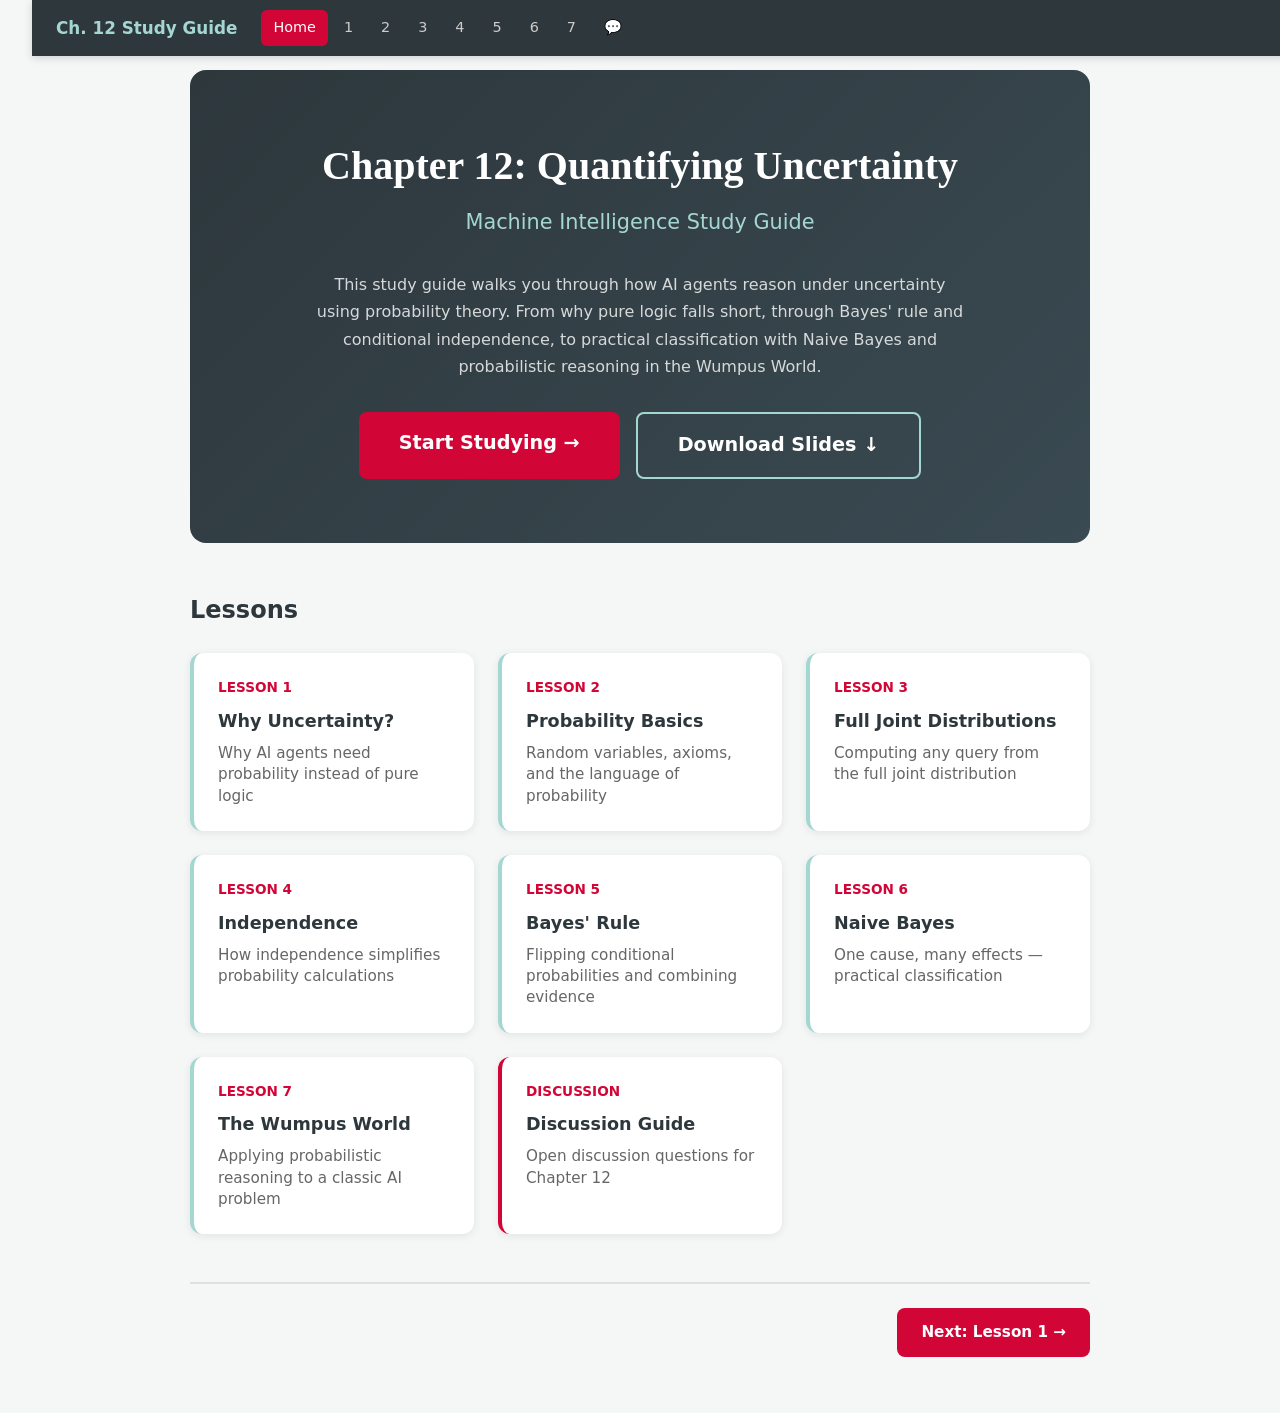
<file: index.html>
<!DOCTYPE html>
<html lang="en">
<head>
<meta charset="UTF-8">
<meta name="viewport" content="width=device-width, initial-scale=1.0">
<title>Chapter 12: Quantifying Uncertainty — Study Guide</title>
<link rel="stylesheet" href="styles.css">
</head>
<body>

<nav class="top-nav">
  <a href="index.html" class="nav-brand">Ch. 12 Study Guide</a>
  <div class="nav-links">
    <a href="index.html" class="active">Home</a>
    <a href="lesson_1_why_uncertainty.html">1</a>
    <a href="lesson_2_probability_basics.html">2</a>
    <a href="lesson_3_full_joint.html">3</a>
    <a href="lesson_4_independence.html">4</a>
    <a href="lesson_5_bayes_rule.html">5</a>
    <a href="lesson_6_naive_bayes.html">6</a>
    <a href="lesson_7_wumpus_world.html">7</a>
    <a href="discussion_guide_ch12.html">&#128172;</a>
  </div>
</nav>

<div class="container">

  <div class="hero">
    <h1>Chapter 12: Quantifying Uncertainty</h1>
    <p class="subtitle">Machine Intelligence Study Guide</p>
    <p class="hero-intro">This study guide walks you through how AI agents reason under uncertainty using probability theory. From why pure logic falls short, through Bayes' rule and conditional independence, to practical classification with Naive Bayes and probabilistic reasoning in the Wumpus World.</p>
    <div class="hero-buttons">
      <a href="lesson_1_why_uncertainty.html" class="btn-start">Start Studying &rarr;</a>
      <a href="assets/lecture-slides.pdf" class="btn-slides" download>Download Slides &darr;</a>
    </div>
  </div>

  <h2 style="margin-top:0; border:none; padding:0; margin-bottom:1.5rem;">Lessons</h2>

  <div class="lesson-grid">
    <a href="lesson_1_why_uncertainty.html" class="lesson-card">
      <div class="lesson-num">Lesson 1</div>
      <h3>Why Uncertainty?</h3>
      <p>Why AI agents need probability instead of pure logic</p>
    </a>
    <a href="lesson_2_probability_basics.html" class="lesson-card">
      <div class="lesson-num">Lesson 2</div>
      <h3>Probability Basics</h3>
      <p>Random variables, axioms, and the language of probability</p>
    </a>
    <a href="lesson_3_full_joint.html" class="lesson-card">
      <div class="lesson-num">Lesson 3</div>
      <h3>Full Joint Distributions</h3>
      <p>Computing any query from the full joint distribution</p>
    </a>
    <a href="lesson_4_independence.html" class="lesson-card">
      <div class="lesson-num">Lesson 4</div>
      <h3>Independence</h3>
      <p>How independence simplifies probability calculations</p>
    </a>
    <a href="lesson_5_bayes_rule.html" class="lesson-card">
      <div class="lesson-num">Lesson 5</div>
      <h3>Bayes' Rule</h3>
      <p>Flipping conditional probabilities and combining evidence</p>
    </a>
    <a href="lesson_6_naive_bayes.html" class="lesson-card">
      <div class="lesson-num">Lesson 6</div>
      <h3>Naive Bayes</h3>
      <p>One cause, many effects &mdash; practical classification</p>
    </a>
    <a href="lesson_7_wumpus_world.html" class="lesson-card">
      <div class="lesson-num">Lesson 7</div>
      <h3>The Wumpus World</h3>
      <p>Applying probabilistic reasoning to a classic AI problem</p>
    </a>
    <a href="discussion_guide_ch12.html" class="lesson-card discussion">
      <div class="lesson-num">Discussion</div>
      <h3>Discussion Guide</h3>
      <p>Open discussion questions for Chapter 12</p>
    </a>
  </div>

  <div class="bottom-nav">
    <a href="#" class="nav-btn prev disabled"></a>
    <a href="lesson_1_why_uncertainty.html" class="nav-btn next">Next: Lesson 1 &rarr;</a>
  </div>

</div>

</body>
</html>
</file>
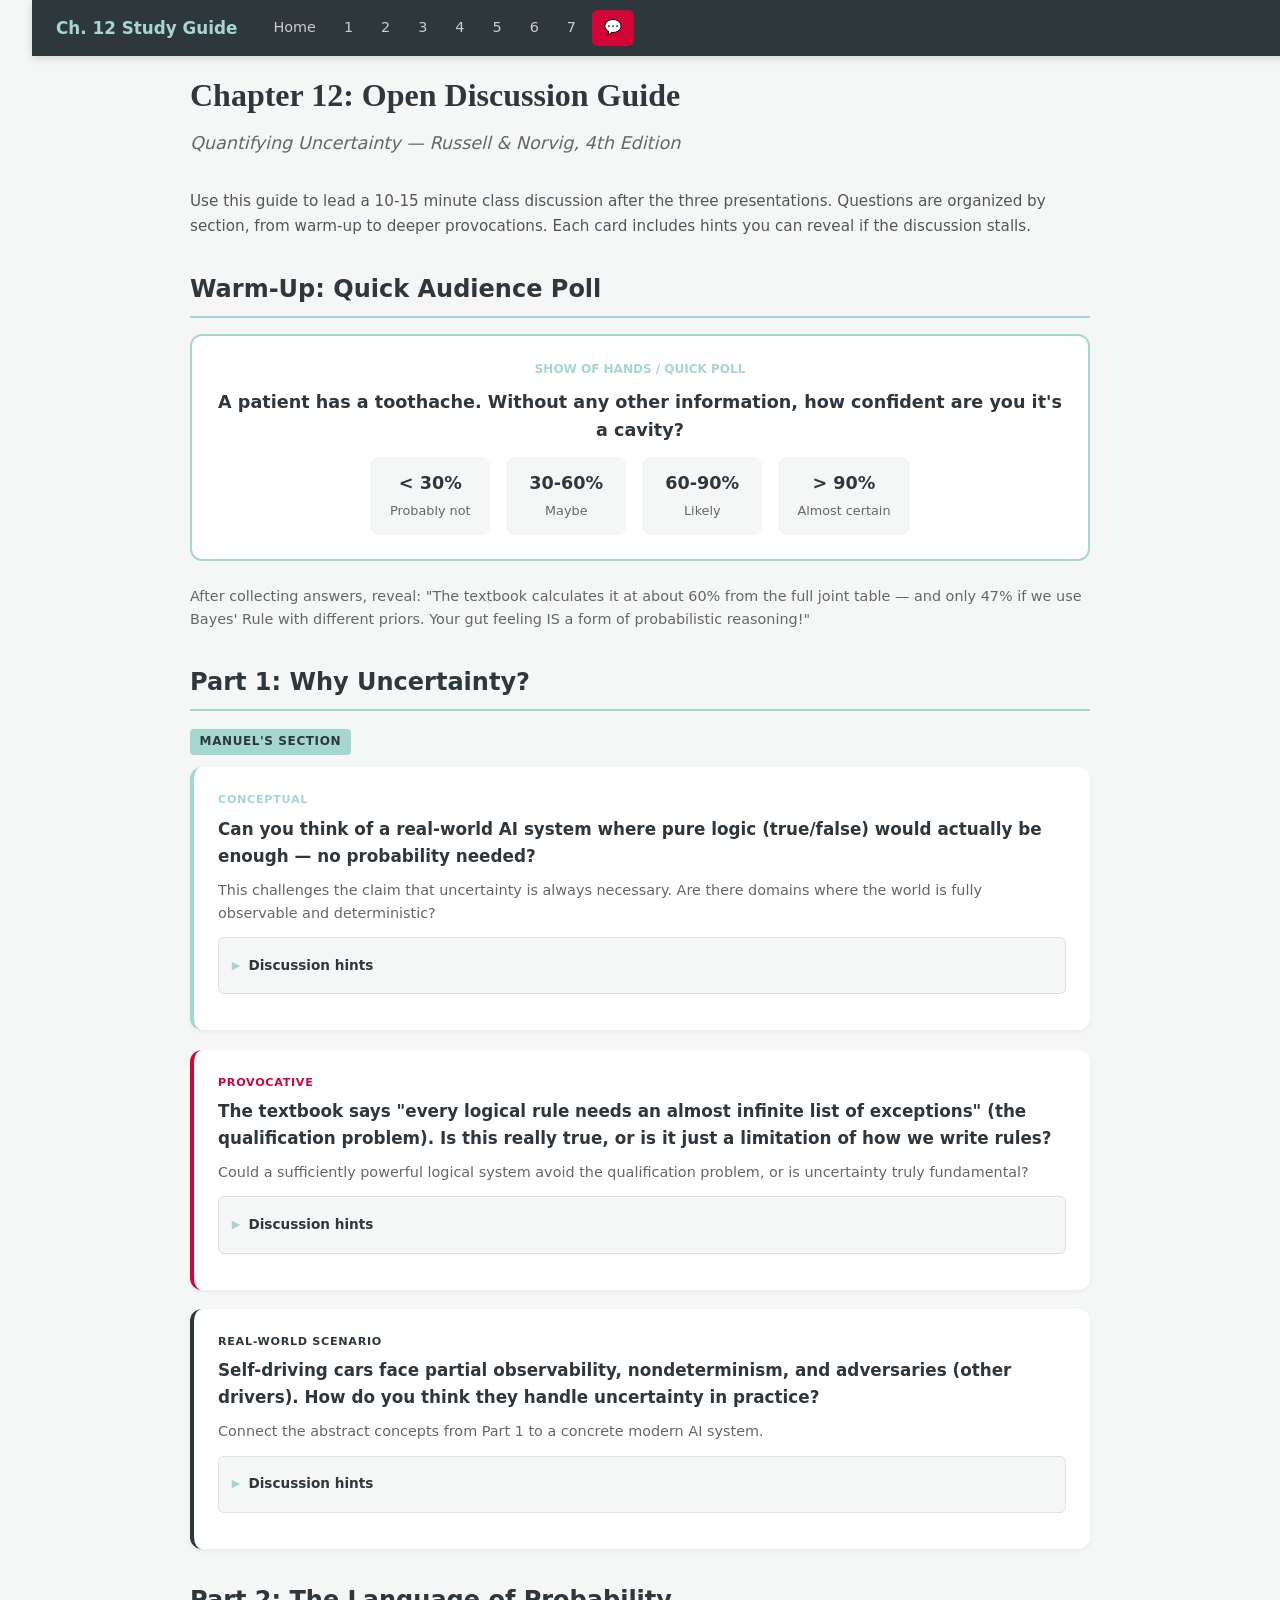
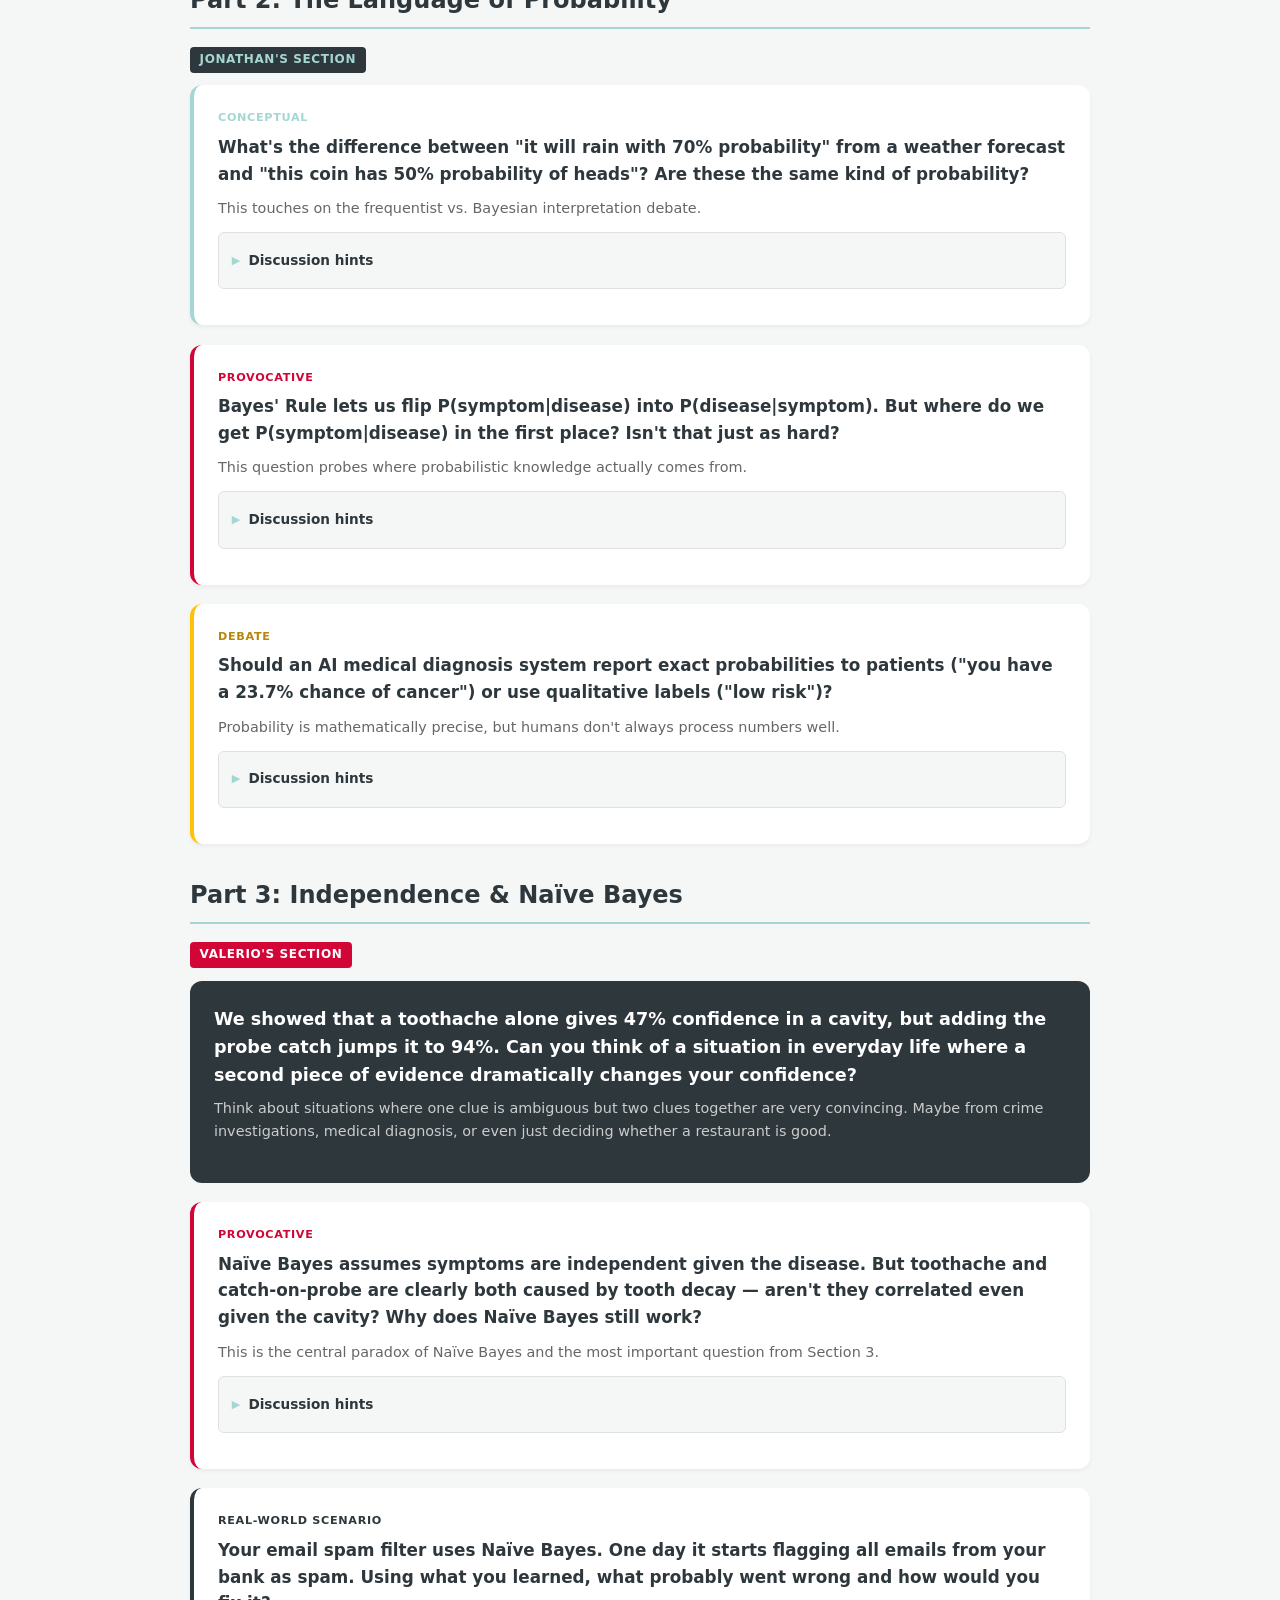
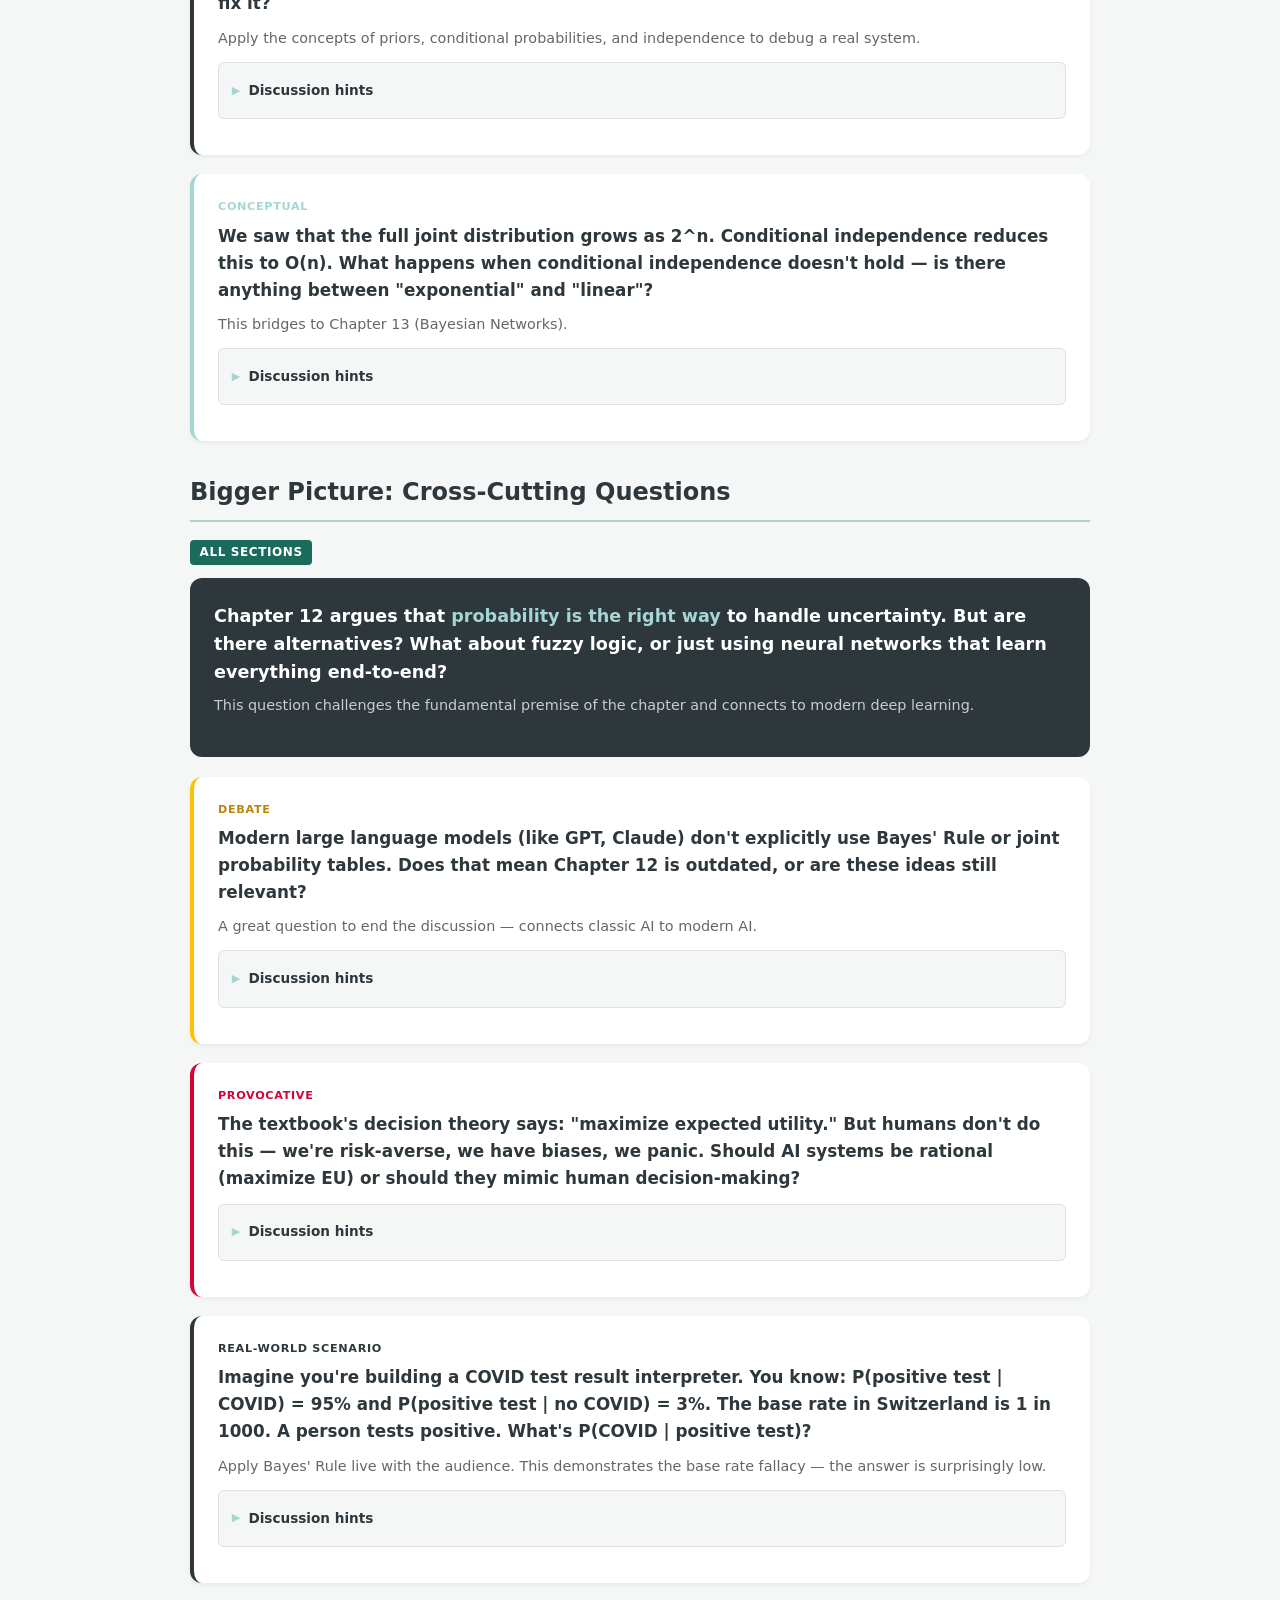
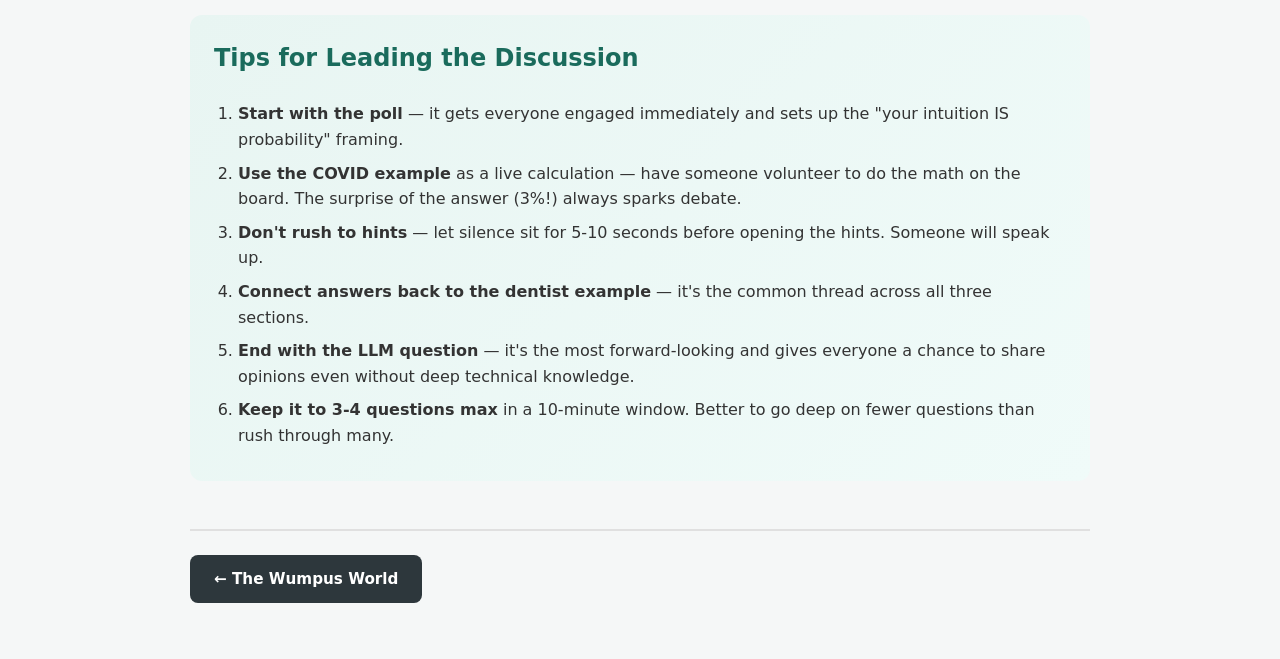
<file: discussion_guide_ch12.html>
<!DOCTYPE html>
<html lang="en">
<head>
    <meta charset="UTF-8">
    <meta name="viewport" content="width=device-width, initial-scale=1.0">
    <title>Chapter 12 — Open Discussion Guide</title>
    <link rel="stylesheet" href="styles.css">
    <style>
        /* Discussion guide page-specific styles */
        .intro { color: #555; margin-bottom: 2rem; font-size: 0.95rem; }

        /* Section label */
        .section-label {
            display: inline-block;
            background: #a5d7d2;
            color: #2d373c;
            font-size: 0.75rem;
            font-weight: 700;
            text-transform: uppercase;
            letter-spacing: 0.05em;
            padding: 0.2rem 0.6rem;
            border-radius: 4px;
            margin-bottom: 0.8rem;
        }

        .section-label.part2 { background: #2d373c; color: #a5d7d2; }
        .section-label.part3 { background: #d20537; color: white; }
        .section-label.cross { background: #1a6b5c; color: white; }

        /* Question card */
        .q-card {
            background: white;
            border-radius: 12px;
            padding: 1.5rem;
            margin-bottom: 1.2rem;
            box-shadow: 0 2px 4px rgba(0,0,0,0.05);
            border-left: 4px solid #a5d7d2;
        }

        .q-card.provocative { border-left-color: #d20537; }
        .q-card.scenario { border-left-color: #2d373c; }
        .q-card.debate { border-left-color: #ffc107; }

        .q-type {
            font-size: 0.7rem;
            font-weight: 700;
            text-transform: uppercase;
            letter-spacing: 0.06em;
            margin-bottom: 0.4rem;
        }
        .q-type.conceptual { color: #a5d7d2; }
        .q-type.provocative { color: #d20537; }
        .q-type.scenario { color: #2d373c; }
        .q-type.debate { color: #b8860b; }

        .q-card .question {
            font-size: 1.05rem;
            font-weight: 600;
            color: #2d373c;
            margin-bottom: 0.6rem;
        }

        .q-card .context {
            font-size: 0.9rem;
            color: #666;
            margin-bottom: 0.6rem;
        }

        .q-card .hints {
            background: #f5f7f7;
            border-radius: 6px;
            padding: 0.8rem;
            font-size: 0.85rem;
            color: #555;
        }

        .q-card .hints summary {
            cursor: pointer;
            font-weight: 600;
            color: #2d373c;
            font-size: 0.85rem;
        }

        .q-card .hints ul {
            margin: 0.5rem 0 0 1.5rem;
        }
        .q-card .hints li {
            margin-bottom: 0.3rem;
        }

        /* Dark discussion starter */
        .starter-card {
            background: #2d373c;
            color: white;
            border-radius: 12px;
            padding: 1.5rem;
            margin-bottom: 1.2rem;
        }
        .starter-card .question {
            font-size: 1.1rem;
            font-weight: 600;
            color: white;
            margin-bottom: 0.5rem;
        }
        .starter-card .context {
            font-size: 0.9rem;
            color: #ccc;
        }
        .starter-card strong { color: #a5d7d2; }

        /* Tips section */
        .tips-card {
            background: linear-gradient(135deg, #e8f5f2, #f0fbf9);
            border-radius: 12px;
            padding: 1.5rem;
            margin-top: 2rem;
            margin-bottom: 2rem;
        }
        .tips-card h2 {
            border-bottom: none;
            margin-top: 0;
            color: #1a6b5c;
        }
        .tips-card ol {
            margin: 0.8rem 0 0 1.5rem;
        }
        .tips-card li {
            margin-bottom: 0.5rem;
            color: #333;
        }

        /* Voting box */
        .vote-box {
            background: white;
            border: 2px solid #a5d7d2;
            border-radius: 12px;
            padding: 1.5rem;
            margin-bottom: 1.5rem;
            text-align: center;
        }
        .vote-box .label {
            font-size: 0.75rem;
            font-weight: 700;
            text-transform: uppercase;
            color: #a5d7d2;
            margin-bottom: 0.5rem;
        }
        .vote-box .question {
            font-size: 1.1rem;
            font-weight: 600;
            margin-bottom: 0.8rem;
        }
        .vote-options {
            display: flex;
            gap: 1rem;
            justify-content: center;
            flex-wrap: wrap;
        }
        .vote-option {
            background: #f5f7f7;
            border-radius: 8px;
            padding: 0.8rem 1.2rem;
            min-width: 120px;
            font-size: 0.95rem;
        }
        .vote-option strong {
            display: block;
            font-size: 1.1rem;
            color: #2d373c;
        }
        .vote-option span {
            font-size: 0.8rem;
            color: #666;
        }
    </style>
</head>
<body>

<nav class="top-nav">
  <a href="index.html" class="nav-brand">Ch. 12 Study Guide</a>
  <div class="nav-links">
    <a href="index.html">Home</a>
    <a href="lesson_1_why_uncertainty.html">1</a>
    <a href="lesson_2_probability_basics.html">2</a>
    <a href="lesson_3_full_joint.html">3</a>
    <a href="lesson_4_independence.html">4</a>
    <a href="lesson_5_bayes_rule.html">5</a>
    <a href="lesson_6_naive_bayes.html">6</a>
    <a href="lesson_7_wumpus_world.html">7</a>
    <a href="discussion_guide_ch12.html" class="active">💬</a>
  </div>
</nav>

<div class="container">

<h1>Chapter 12: Open Discussion Guide</h1>
<p class="subtitle">Quantifying Uncertainty — Russell & Norvig, 4th Edition</p>
<p class="intro">Use this guide to lead a 10-15 minute class discussion after the three presentations. Questions are organized by section, from warm-up to deeper provocations. Each card includes hints you can reveal if the discussion stalls.</p>

<!-- ============================================ -->
<!-- WARM-UP: Quick Poll -->
<!-- ============================================ -->
<h2>Warm-Up: Quick Audience Poll</h2>

<div class="vote-box">
    <div class="label">Show of hands / quick poll</div>
    <p class="question">A patient has a toothache. Without any other information, how confident are you it's a cavity?</p>
    <div class="vote-options">
        <div class="vote-option"><strong>< 30%</strong><span>Probably not</span></div>
        <div class="vote-option"><strong>30-60%</strong><span>Maybe</span></div>
        <div class="vote-option"><strong>60-90%</strong><span>Likely</span></div>
        <div class="vote-option"><strong>> 90%</strong><span>Almost certain</span></div>
    </div>
</div>

<p style="color: #666; font-size: 0.9rem; margin-bottom: 2rem;">After collecting answers, reveal: "The textbook calculates it at about 60% from the full joint table — and only 47% if we use Bayes' Rule with different priors. Your gut feeling IS a form of probabilistic reasoning!"</p>

<!-- ============================================ -->
<!-- PART 1: Why Uncertainty? -->
<!-- ============================================ -->
<h2>Part 1: Why Uncertainty?</h2>
<span class="section-label">Manuel's Section</span>

<div class="q-card">
    <div class="q-type conceptual">Conceptual</div>
    <p class="question">Can you think of a real-world AI system where pure logic (true/false) would actually be enough — no probability needed?</p>
    <p class="context">This challenges the claim that uncertainty is always necessary. Are there domains where the world is fully observable and deterministic?</p>
    <details class="hints">
        <summary>Discussion hints</summary>
        <ul>
            <li>Chess before the opponent moves — fully observable, deterministic rules</li>
            <li>Mathematical theorem proving — pure logic works perfectly</li>
            <li>But even chess requires probability when modeling the opponent's strategy</li>
            <li>Key insight: the moment you add an adversary or hidden information, you need uncertainty</li>
        </ul>
    </details>
</div>

<div class="q-card provocative">
    <div class="q-type provocative">Provocative</div>
    <p class="question">The textbook says "every logical rule needs an almost infinite list of exceptions" (the qualification problem). Is this really true, or is it just a limitation of how we write rules?</p>
    <p class="context">Could a sufficiently powerful logical system avoid the qualification problem, or is uncertainty truly fundamental?</p>
    <details class="hints">
        <summary>Discussion hints</summary>
        <ul>
            <li>Non-monotonic logics (default reasoning) try to handle exceptions — but they still struggle with quantifying "how likely"</li>
            <li>The real issue isn't listing exceptions — it's that we need to compare degrees of confidence</li>
            <li>"Toothache → probably cavity" needs a number, not just a rule</li>
            <li>Probability gives us a calculus for uncertain reasoning that logic simply can't match</li>
        </ul>
    </details>
</div>

<div class="q-card scenario">
    <div class="q-type scenario">Real-world scenario</div>
    <p class="question">Self-driving cars face partial observability, nondeterminism, and adversaries (other drivers). How do you think they handle uncertainty in practice?</p>
    <p class="context">Connect the abstract concepts from Part 1 to a concrete modern AI system.</p>
    <details class="hints">
        <summary>Discussion hints</summary>
        <ul>
            <li>Sensor fusion (combining cameras, LIDAR, radar) — reduces but doesn't eliminate partial observability</li>
            <li>Probabilistic prediction of other drivers' intentions</li>
            <li>Decision theory: balancing "might hit something" vs "stopping unnecessarily blocks traffic"</li>
            <li>Expected utility: a 1% chance of hitting a pedestrian has enormous negative utility</li>
        </ul>
    </details>
</div>

<!-- ============================================ -->
<!-- PART 2: The Language of Probability -->
<!-- ============================================ -->
<h2>Part 2: The Language of Probability</h2>
<span class="section-label part2">Jonathan's Section</span>

<div class="q-card">
    <div class="q-type conceptual">Conceptual</div>
    <p class="question">What's the difference between "it will rain with 70% probability" from a weather forecast and "this coin has 50% probability of heads"? Are these the same kind of probability?</p>
    <p class="context">This touches on the frequentist vs. Bayesian interpretation debate.</p>
    <details class="hints">
        <summary>Discussion hints</summary>
        <ul>
            <li>Frequentist: probability = long-run frequency (coin flips, many trials)</li>
            <li>Bayesian: probability = degree of belief (weather tomorrow is a one-time event)</li>
            <li>The textbook uses the Bayesian interpretation — probabilities represent an agent's beliefs</li>
            <li>Key point: even "subjective" beliefs must obey the axioms of probability to be rational</li>
        </ul>
    </details>
</div>

<div class="q-card provocative">
    <div class="q-type provocative">Provocative</div>
    <p class="question">Bayes' Rule lets us flip P(symptom|disease) into P(disease|symptom). But where do we get P(symptom|disease) in the first place? Isn't that just as hard?</p>
    <p class="context">This question probes where probabilistic knowledge actually comes from.</p>
    <details class="hints">
        <summary>Discussion hints</summary>
        <ul>
            <li>Causal probabilities come from controlled studies, medical trials, domain expertise</li>
            <li>They're more stable than diagnostic probabilities (the meningitis example!)</li>
            <li>In practice: machine learning estimates these from data</li>
            <li>The beauty of Bayes' Rule is that causal knowledge is reusable across different contexts</li>
        </ul>
    </details>
</div>

<div class="q-card debate">
    <div class="q-type debate">Debate</div>
    <p class="question">Should an AI medical diagnosis system report exact probabilities to patients ("you have a 23.7% chance of cancer") or use qualitative labels ("low risk")?</p>
    <p class="context">Probability is mathematically precise, but humans don't always process numbers well.</p>
    <details class="hints">
        <summary>Discussion hints</summary>
        <ul>
            <li>Exact numbers can cause anxiety (23.7% sounds scarier than "low risk")</li>
            <li>But qualitative labels hide important distinctions (is 15% and 25% both "low risk"?)</li>
            <li>Doctors already struggle with communicating probabilities — AI could make it worse or better</li>
            <li>Related: the base rate fallacy — people misunderstand conditional probabilities</li>
        </ul>
    </details>
</div>

<!-- ============================================ -->
<!-- PART 3: Independence & Naïve Bayes -->
<!-- ============================================ -->
<h2>Part 3: Independence & Naïve Bayes</h2>
<span class="section-label part3">Valerio's Section</span>

<div class="starter-card">
    <p class="question">We showed that a toothache alone gives 47% confidence in a cavity, but adding the probe catch jumps it to 94%. Can you think of a situation in everyday life where a second piece of evidence dramatically changes your confidence?</p>
    <p class="context">Think about situations where one clue is ambiguous but two clues together are very convincing. Maybe from crime investigations, medical diagnosis, or even just deciding whether a restaurant is good.</p>
</div>

<div class="q-card provocative">
    <div class="q-type provocative">Provocative</div>
    <p class="question">Naïve Bayes assumes symptoms are independent given the disease. But toothache and catch-on-probe are clearly both caused by tooth decay — aren't they correlated even given the cavity? Why does Naïve Bayes still work?</p>
    <p class="context">This is the central paradox of Naïve Bayes and the most important question from Section 3.</p>
    <details class="hints">
        <summary>Discussion hints</summary>
        <ul>
            <li>Yes, the independence assumption IS violated — that's why it's called "naïve"</li>
            <li>But we don't need correct probabilities — we need correct rankings</li>
            <li>Think of a race: if your stopwatch runs 10% fast, you still pick the faster runner</li>
            <li>The violations affect all hypotheses similarly, so the ranking is preserved</li>
            <li>Naïve Bayes produces overconfident probabilities (too close to 0 or 1) but the winner is usually right</li>
        </ul>
    </details>
</div>

<div class="q-card scenario">
    <div class="q-type scenario">Real-world scenario</div>
    <p class="question">Your email spam filter uses Naïve Bayes. One day it starts flagging all emails from your bank as spam. Using what you learned, what probably went wrong and how would you fix it?</p>
    <p class="context">Apply the concepts of priors, conditional probabilities, and independence to debug a real system.</p>
    <details class="hints">
        <summary>Discussion hints</summary>
        <ul>
            <li>Possible cause: the word "account" or "verify" has high P(word|spam) from phishing emails</li>
            <li>The bank emails contain many of these "spam-like" words, and Naïve Bayes multiplies them all</li>
            <li>Fix 1: whitelist the sender (bypass the classifier)</li>
            <li>Fix 2: add more features (sender reputation, links, headers) — more evidence helps</li>
            <li>Fix 3: retrain with bank emails labeled as "not spam" to update the conditional probabilities</li>
            <li>This shows the limitation of the independence assumption: "account" and "verify" appearing together in bank emails are correlated, not independent</li>
        </ul>
    </details>
</div>

<div class="q-card">
    <div class="q-type conceptual">Conceptual</div>
    <p class="question">We saw that the full joint distribution grows as 2^n. Conditional independence reduces this to O(n). What happens when conditional independence doesn't hold — is there anything between "exponential" and "linear"?</p>
    <p class="context">This bridges to Chapter 13 (Bayesian Networks).</p>
    <details class="hints">
        <summary>Discussion hints</summary>
        <ul>
            <li>Bayesian Networks (Ch. 13) are exactly this middle ground</li>
            <li>They encode which variables depend on which — a graph of dependencies</li>
            <li>If the graph is sparse (few connections), inference is tractable</li>
            <li>If every variable depends on every other, we're back to exponential</li>
            <li>Real-world domains tend to have sparse dependencies — that's why BNs work</li>
        </ul>
    </details>
</div>

<!-- ============================================ -->
<!-- CROSS-CUTTING: Bigger Picture -->
<!-- ============================================ -->
<h2>Bigger Picture: Cross-Cutting Questions</h2>
<span class="section-label cross">All Sections</span>

<div class="starter-card">
    <p class="question">Chapter 12 argues that <strong>probability is the right way</strong> to handle uncertainty. But are there alternatives? What about fuzzy logic, or just using neural networks that learn everything end-to-end?</p>
    <p class="context">This question challenges the fundamental premise of the chapter and connects to modern deep learning.</p>
</div>

<div class="q-card debate">
    <div class="q-type debate">Debate</div>
    <p class="question">Modern large language models (like GPT, Claude) don't explicitly use Bayes' Rule or joint probability tables. Does that mean Chapter 12 is outdated, or are these ideas still relevant?</p>
    <p class="context">A great question to end the discussion — connects classic AI to modern AI.</p>
    <details class="hints">
        <summary>Discussion hints</summary>
        <ul>
            <li>LLMs implicitly learn probability distributions over language — they ARE probabilistic models</li>
            <li>The softmax output layer is literally a probability distribution</li>
            <li>Bayes' Rule is still used in retrieval-augmented generation, calibration, and uncertainty estimation</li>
            <li>Chapter 12's ideas are the foundation — modern systems build on them, not replace them</li>
            <li>Understanding WHY things work matters even when tools become more powerful</li>
        </ul>
    </details>
</div>

<div class="q-card provocative">
    <div class="q-type provocative">Provocative</div>
    <p class="question">The textbook's decision theory says: "maximize expected utility." But humans don't do this — we're risk-averse, we have biases, we panic. Should AI systems be rational (maximize EU) or should they mimic human decision-making?</p>
    <details class="hints">
        <summary>Discussion hints</summary>
        <ul>
            <li>Prospect theory (Kahneman & Tversky): humans overweight small probabilities and are loss-averse</li>
            <li>A self-driving car that maximizes EU might make decisions that feel "wrong" to passengers</li>
            <li>Medical AI: should it recommend the statistically optimal treatment even if the patient is risk-averse?</li>
            <li>Utility function design is subjective — whose utility are we maximizing?</li>
            <li>Maybe the answer is: be rational in calculation, but incorporate human preferences in the utility function</li>
        </ul>
    </details>
</div>

<div class="q-card scenario">
    <div class="q-type scenario">Real-world scenario</div>
    <p class="question">Imagine you're building a COVID test result interpreter. You know: P(positive test | COVID) = 95% and P(positive test | no COVID) = 3%. The base rate in Switzerland is 1 in 1000. A person tests positive. What's P(COVID | positive test)?</p>
    <p class="context">Apply Bayes' Rule live with the audience. This demonstrates the base rate fallacy — the answer is surprisingly low.</p>
    <details class="hints">
        <summary>Discussion hints</summary>
        <ul>
            <li>P(COVID) = 0.001, P(positive|COVID) = 0.95, P(positive|no COVID) = 0.03</li>
            <li>Numerator: 0.95 × 0.001 = 0.00095</li>
            <li>Denominator: 0.00095 + 0.03 × 0.999 = 0.00095 + 0.02997 = 0.03092</li>
            <li>P(COVID|positive) = 0.00095 / 0.03092 ≈ 3.1%</li>
            <li>Even with a 95% accurate test, a positive result means only ~3% chance of COVID!</li>
            <li>This is the base rate fallacy — people ignore how rare the disease is</li>
            <li>This is exactly why we need Bayes' Rule: our intuition fails here</li>
        </ul>
    </details>
</div>

<!-- ============================================ -->
<!-- TIPS FOR MODERATING -->
<!-- ============================================ -->
<div class="tips-card">
    <h2>Tips for Leading the Discussion</h2>
    <ol>
        <li><strong>Start with the poll</strong> — it gets everyone engaged immediately and sets up the "your intuition IS probability" framing.</li>
        <li><strong>Use the COVID example</strong> as a live calculation — have someone volunteer to do the math on the board. The surprise of the answer (3%!) always sparks debate.</li>
        <li><strong>Don't rush to hints</strong> — let silence sit for 5-10 seconds before opening the hints. Someone will speak up.</li>
        <li><strong>Connect answers back to the dentist example</strong> — it's the common thread across all three sections.</li>
        <li><strong>End with the LLM question</strong> — it's the most forward-looking and gives everyone a chance to share opinions even without deep technical knowledge.</li>
        <li><strong>Keep it to 3-4 questions max</strong> in a 10-minute window. Better to go deep on fewer questions than rush through many.</li>
    </ol>
</div>

<div class="bottom-nav">
  <a href="lesson_7_wumpus_world.html" class="nav-btn prev">&larr; The Wumpus World</a>
  <span class="nav-btn disabled"></span>
</div>

</div>

</body>
</html>
</file>
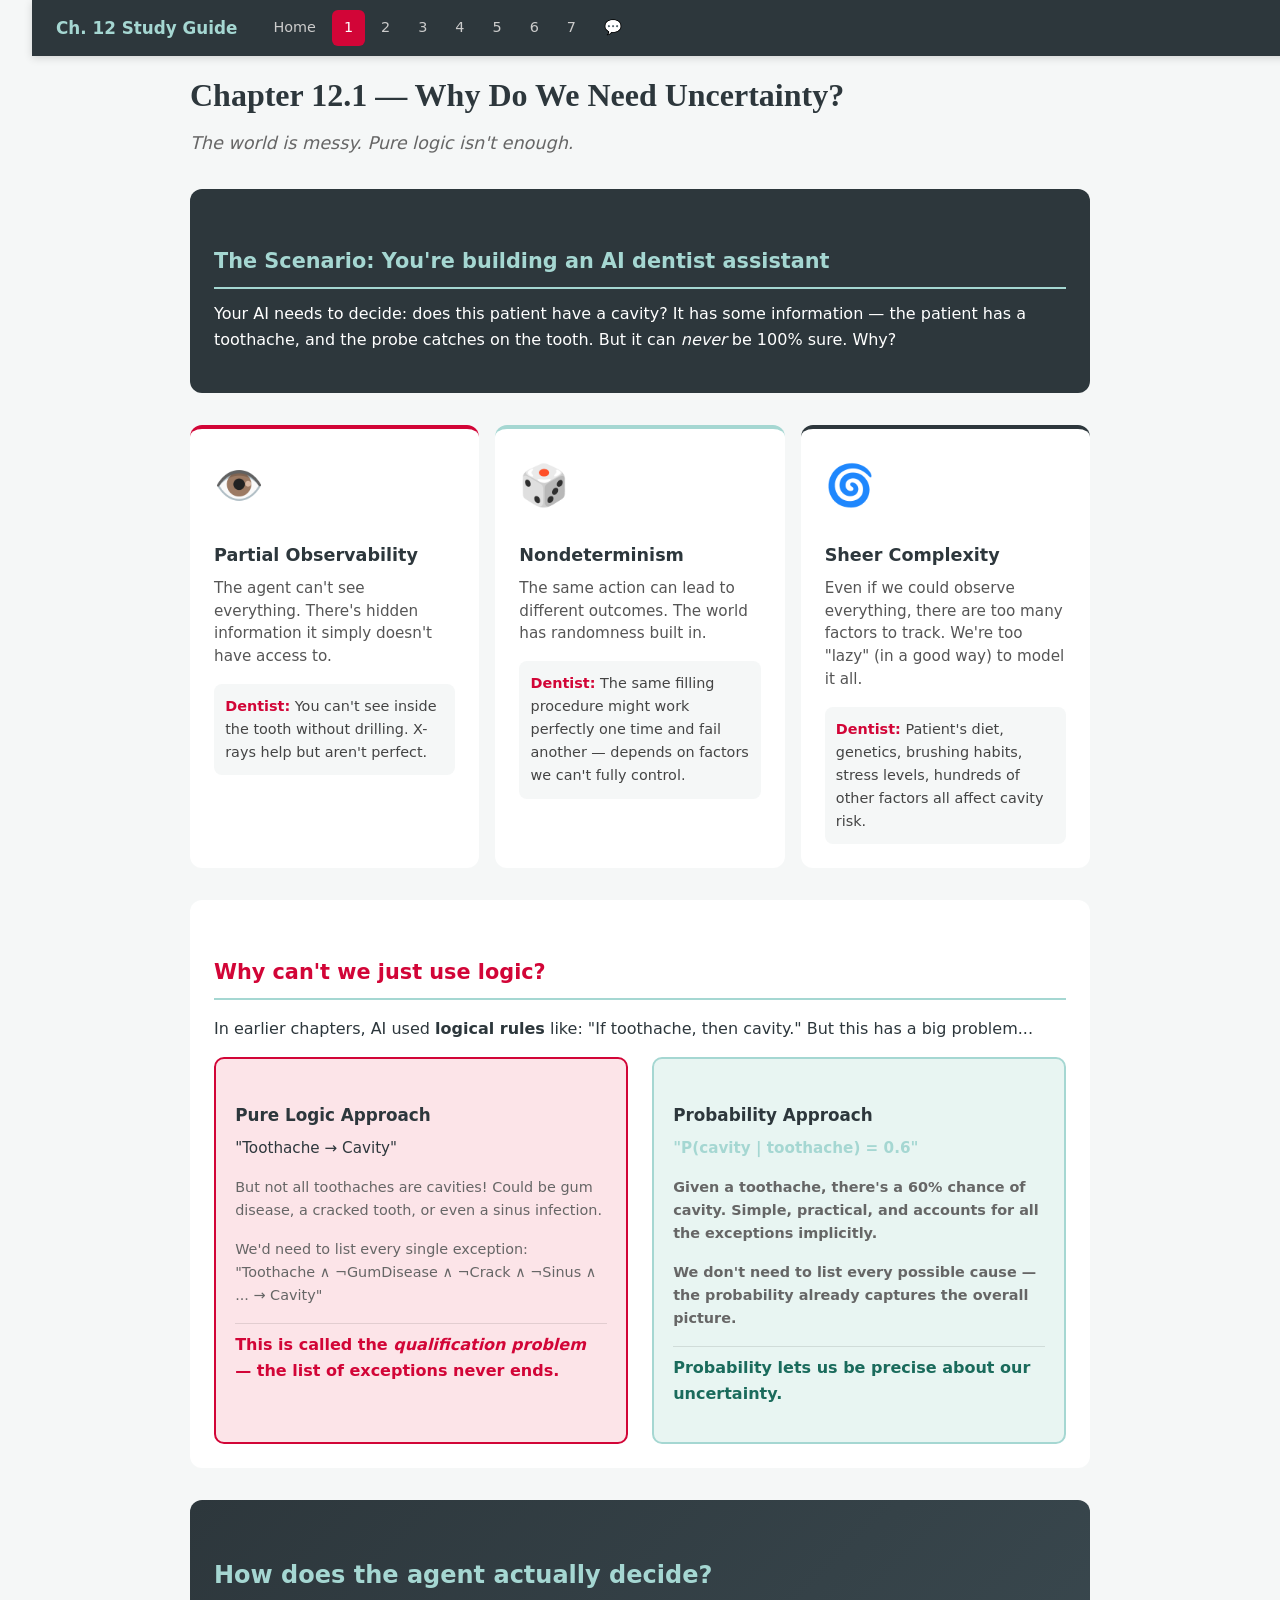
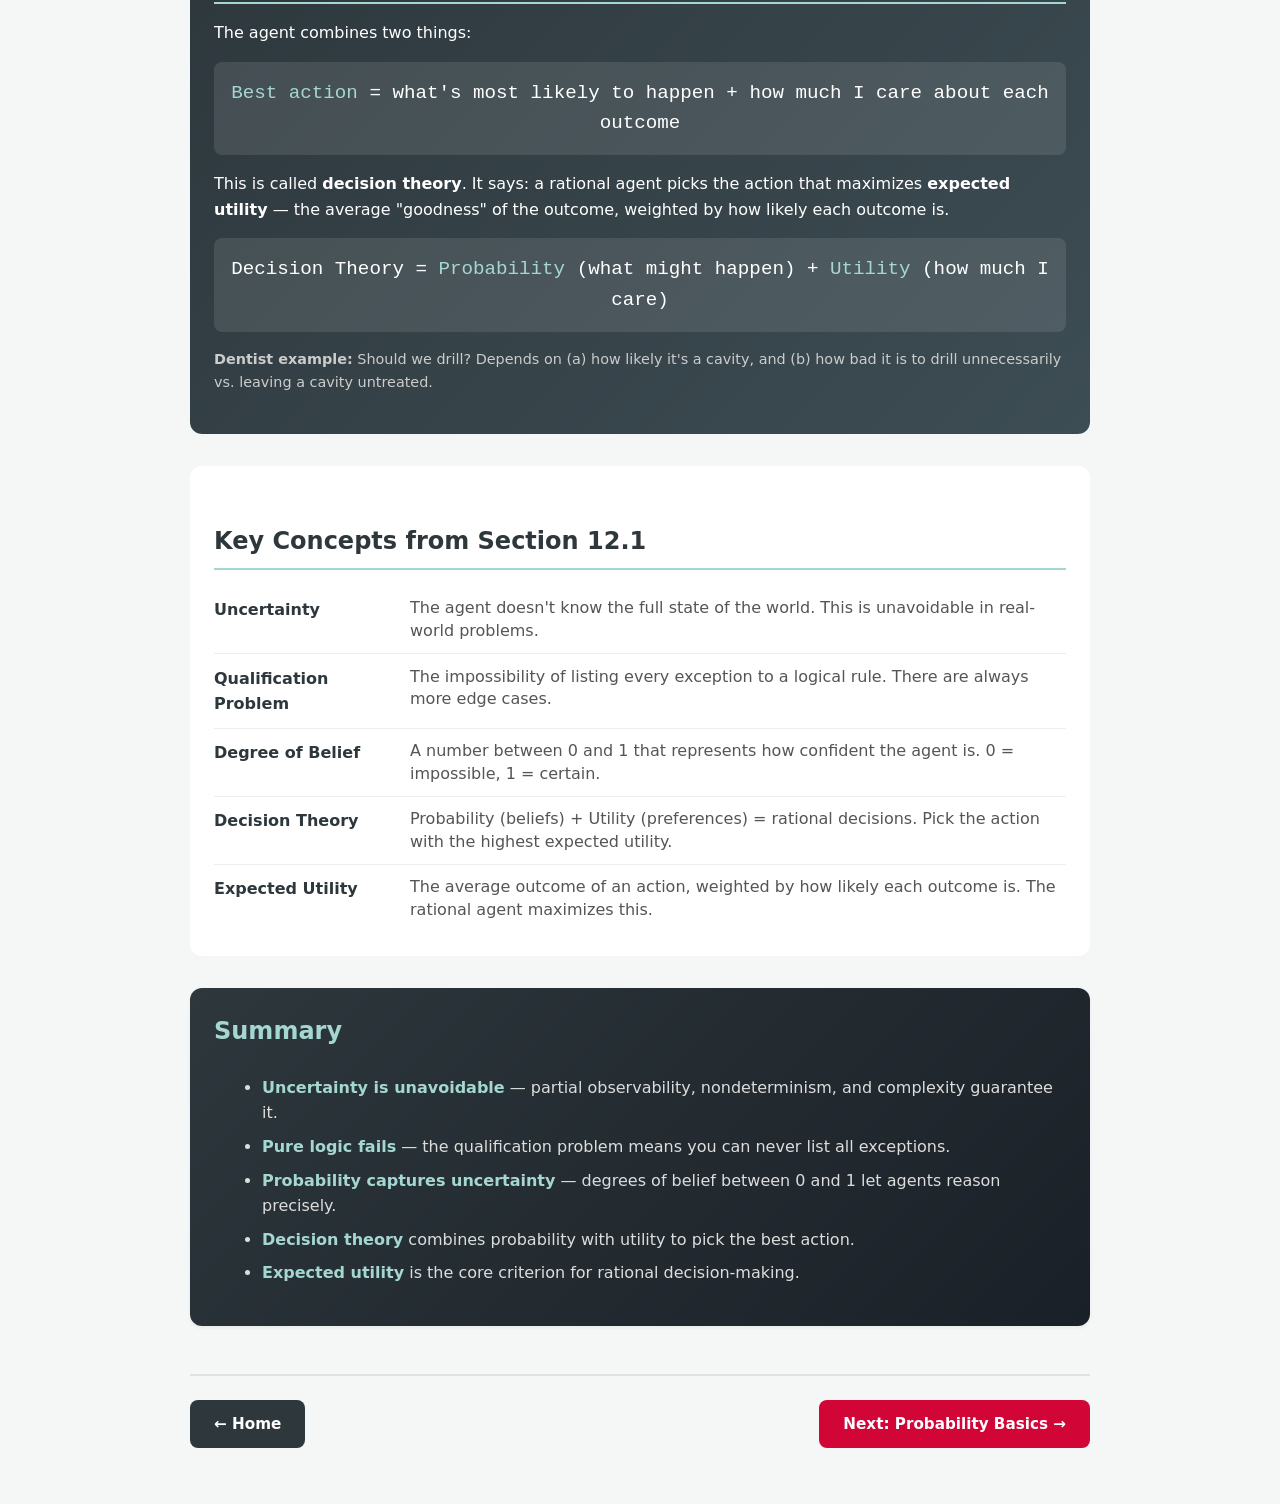
<file: lesson_1_why_uncertainty.html>
<!DOCTYPE html>
<html lang="en">
<head>
<meta charset="UTF-8">
<meta name="viewport" content="width=device-width, initial-scale=1.0">
<title>Chapter 12.1 — Why Uncertainty?</title>
<link rel="stylesheet" href="styles.css">
<style>
  .scenario { background: #2d373c; color: white; border-radius: 12px; padding: 1.5rem; margin-bottom: 2rem; }
  .scenario h2 { color: #a5d7d2; font-size: 1.3rem; margin-bottom: 0.8rem; }
  .scenario p { line-height: 1.6; font-size: 1rem; }

  .reasons { display: flex; gap: 1rem; margin-bottom: 2rem; flex-wrap: wrap; }
  .reason { flex: 1; min-width: 250px; background: white; border-radius: 12px; padding: 1.5rem; border-top: 4px solid; }
  .reason:nth-child(1) { border-color: #d20537; }
  .reason:nth-child(2) { border-color: #a5d7d2; }
  .reason:nth-child(3) { border-color: #2d373c; }
  .reason .icon { font-size: 2.5rem; margin-bottom: 0.5rem; }
  .reason h3 { font-size: 1.1rem; margin-bottom: 0.5rem; }
  .reason p { color: #555; font-size: 0.95rem; line-height: 1.5; }
  .reason .example { background: #f5f7f7; border-radius: 8px; padding: 0.7rem; margin-top: 0.7rem; font-size: 0.9rem; color: #444; }
  .reason .example strong { color: #d20537; }

  .logic-problem { background: white; border-radius: 12px; padding: 1.5rem; margin-bottom: 2rem; }
  .logic-problem h2 { font-size: 1.3rem; margin-bottom: 1rem; color: #d20537; }

  .comparison { display: flex; gap: 1.5rem; margin-top: 1rem; flex-wrap: wrap; }
  .approach { flex: 1; min-width: 280px; border-radius: 10px; padding: 1.2rem; }
  .approach.logic { background: #fce4e8; border: 2px solid #d20537; }
  .approach.probability { background: #e8f5f2; border: 2px solid #a5d7d2; }
  .approach h3 { margin-bottom: 0.5rem; font-size: 1.05rem; }
  .approach .verdict { font-weight: bold; margin-top: 0.8rem; padding-top: 0.5rem; border-top: 1px solid rgba(0,0,0,0.1); }
  .approach.logic .verdict { color: #d20537; }
  .approach.probability .verdict { color: #1a6b5c; }

  .decision-theory { background: linear-gradient(135deg, #2d373c, #3d4d54); color: white; border-radius: 12px; padding: 1.5rem; margin-bottom: 2rem; }
  .decision-theory h2 { color: #a5d7d2; margin-bottom: 1rem; }
  .formula { background: rgba(255,255,255,0.1); border-radius: 8px; padding: 1rem; text-align: center; font-size: 1.2rem; margin: 1rem 0; font-family: 'Consolas', monospace; }
  .formula span { color: #a5d7d2; }

  .key-terms { background: white; border-radius: 12px; padding: 1.5rem; }
  .key-terms h2 { margin-bottom: 1rem; }
  .term { display: flex; gap: 1rem; padding: 0.7rem 0; border-bottom: 1px solid #eee; }
  .term:last-child { border-bottom: none; }
  .term-name { font-weight: bold; min-width: 180px; color: #2d373c; }
  .term-def { color: #555; line-height: 1.4; }
</style>
</head>
<body>

<nav class="top-nav">
  <a href="index.html" class="nav-brand">Ch. 12 Study Guide</a>
  <div class="nav-links">
    <a href="index.html">Home</a>
    <a href="lesson_1_why_uncertainty.html" class="active">1</a>
    <a href="lesson_2_probability_basics.html">2</a>
    <a href="lesson_3_full_joint.html">3</a>
    <a href="lesson_4_independence.html">4</a>
    <a href="lesson_5_bayes_rule.html">5</a>
    <a href="lesson_6_naive_bayes.html">6</a>
    <a href="lesson_7_wumpus_world.html">7</a>
    <a href="discussion_guide_ch12.html">💬</a>
  </div>
</nav>

<div class="container">

<h1>Chapter 12.1 — Why Do We Need Uncertainty?</h1>
<p class="subtitle">The world is messy. Pure logic isn't enough.</p>

<div class="scenario">
  <h2>The Scenario: You're building an AI dentist assistant</h2>
  <p>Your AI needs to decide: does this patient have a cavity? It has some information — the patient has a toothache, and the probe catches on the tooth. But it can <em>never</em> be 100% sure. Why?</p>
</div>

<div class="reasons">
  <div class="reason">
    <div class="icon">&#128065;&#65039;</div>
    <h3>Partial Observability</h3>
    <p>The agent can't see everything. There's hidden information it simply doesn't have access to.</p>
    <div class="example"><strong>Dentist:</strong> You can't see inside the tooth without drilling. X-rays help but aren't perfect.</div>
  </div>

  <div class="reason">
    <div class="icon">&#127922;</div>
    <h3>Nondeterminism</h3>
    <p>The same action can lead to different outcomes. The world has randomness built in.</p>
    <div class="example"><strong>Dentist:</strong> The same filling procedure might work perfectly one time and fail another — depends on factors we can't fully control.</div>
  </div>

  <div class="reason">
    <div class="icon">&#127744;</div>
    <h3>Sheer Complexity</h3>
    <p>Even if we could observe everything, there are too many factors to track. We're too "lazy" (in a good way) to model it all.</p>
    <div class="example"><strong>Dentist:</strong> Patient's diet, genetics, brushing habits, stress levels, hundreds of other factors all affect cavity risk.</div>
  </div>
</div>

<div class="logic-problem">
  <h2>Why can't we just use logic?</h2>
  <p style="margin-bottom: 1rem; line-height: 1.6;">In earlier chapters, AI used <strong>logical rules</strong> like: "If toothache, then cavity." But this has a big problem...</p>

  <div class="comparison">
    <div class="approach logic">
      <h3>Pure Logic Approach</h3>
      <p style="font-size: 0.95rem; line-height: 1.5;">"Toothache → Cavity"</p>
      <p style="font-size: 0.9rem; color: #666; margin-top: 0.5rem;">But not all toothaches are cavities! Could be gum disease, a cracked tooth, or even a sinus infection.</p>
      <p style="font-size: 0.9rem; color: #666; margin-top: 0.3rem;">We'd need to list every single exception: "Toothache ∧ ¬GumDisease ∧ ¬Crack ∧ ¬Sinus ∧ ... → Cavity"</p>
      <p class="verdict">This is called the <em>qualification problem</em> — the list of exceptions never ends.</p>
    </div>

    <div class="approach probability">
      <h3>Probability Approach</h3>
      <p style="font-size: 0.95rem; line-height: 1.5;">"P(cavity | toothache) = 0.6"</p>
      <p style="font-size: 0.9rem; color: #666; margin-top: 0.5rem;">Given a toothache, there's a 60% chance of cavity. Simple, practical, and accounts for all the exceptions implicitly.</p>
      <p style="font-size: 0.9rem; color: #666; margin-top: 0.3rem;">We don't need to list every possible cause — the probability already captures the overall picture.</p>
      <p class="verdict">Probability lets us be precise about our uncertainty.</p>
    </div>
  </div>
</div>

<div class="decision-theory">
  <h2>How does the agent actually decide?</h2>
  <p style="line-height: 1.6; margin-bottom: 1rem;">The agent combines two things:</p>
  <div class="formula">
    <span>Best action</span> = what's most likely to happen + how much I care about each outcome
  </div>
  <p style="line-height: 1.6;">This is called <strong>decision theory</strong>. It says: a rational agent picks the action that maximizes <strong>expected utility</strong> — the average "goodness" of the outcome, weighted by how likely each outcome is.</p>
  <div class="formula">
    Decision Theory = <span>Probability</span> (what might happen) + <span>Utility</span> (how much I care)
  </div>
  <p style="font-size: 0.9rem; color: #ccc; margin-top: 0.8rem;"><strong>Dentist example:</strong> Should we drill? Depends on (a) how likely it's a cavity, and (b) how bad it is to drill unnecessarily vs. leaving a cavity untreated.</p>
</div>

<div class="key-terms">
  <h2>Key Concepts from Section 12.1</h2>
  <div class="term">
    <div class="term-name">Uncertainty</div>
    <div class="term-def">The agent doesn't know the full state of the world. This is unavoidable in real-world problems.</div>
  </div>
  <div class="term">
    <div class="term-name">Qualification Problem</div>
    <div class="term-def">The impossibility of listing every exception to a logical rule. There are always more edge cases.</div>
  </div>
  <div class="term">
    <div class="term-name">Degree of Belief</div>
    <div class="term-def">A number between 0 and 1 that represents how confident the agent is. 0 = impossible, 1 = certain.</div>
  </div>
  <div class="term">
    <div class="term-name">Decision Theory</div>
    <div class="term-def">Probability (beliefs) + Utility (preferences) = rational decisions. Pick the action with the highest expected utility.</div>
  </div>
  <div class="term">
    <div class="term-name">Expected Utility</div>
    <div class="term-def">The average outcome of an action, weighted by how likely each outcome is. The rational agent maximizes this.</div>
  </div>
</div>

<div class="summary-section card" style="margin-top:2rem;">
  <h2 style="color:#a5d7d2; border:none; margin-top:0; padding-top:0;">Summary</h2>
  <ul style="padding-left:1.5rem;">
    <li><strong style="color:#a5d7d2;">Uncertainty is unavoidable</strong> — partial observability, nondeterminism, and complexity guarantee it.</li>
    <li><strong style="color:#a5d7d2;">Pure logic fails</strong> — the qualification problem means you can never list all exceptions.</li>
    <li><strong style="color:#a5d7d2;">Probability captures uncertainty</strong> — degrees of belief between 0 and 1 let agents reason precisely.</li>
    <li><strong style="color:#a5d7d2;">Decision theory</strong> combines probability with utility to pick the best action.</li>
    <li><strong style="color:#a5d7d2;">Expected utility</strong> is the core criterion for rational decision-making.</li>
  </ul>
</div>

<div class="bottom-nav">
  <a href="index.html" class="nav-btn prev">&larr; Home</a>
  <a href="lesson_2_probability_basics.html" class="nav-btn next">Next: Probability Basics &rarr;</a>
</div>

</div>

</body>
</html>
</file>
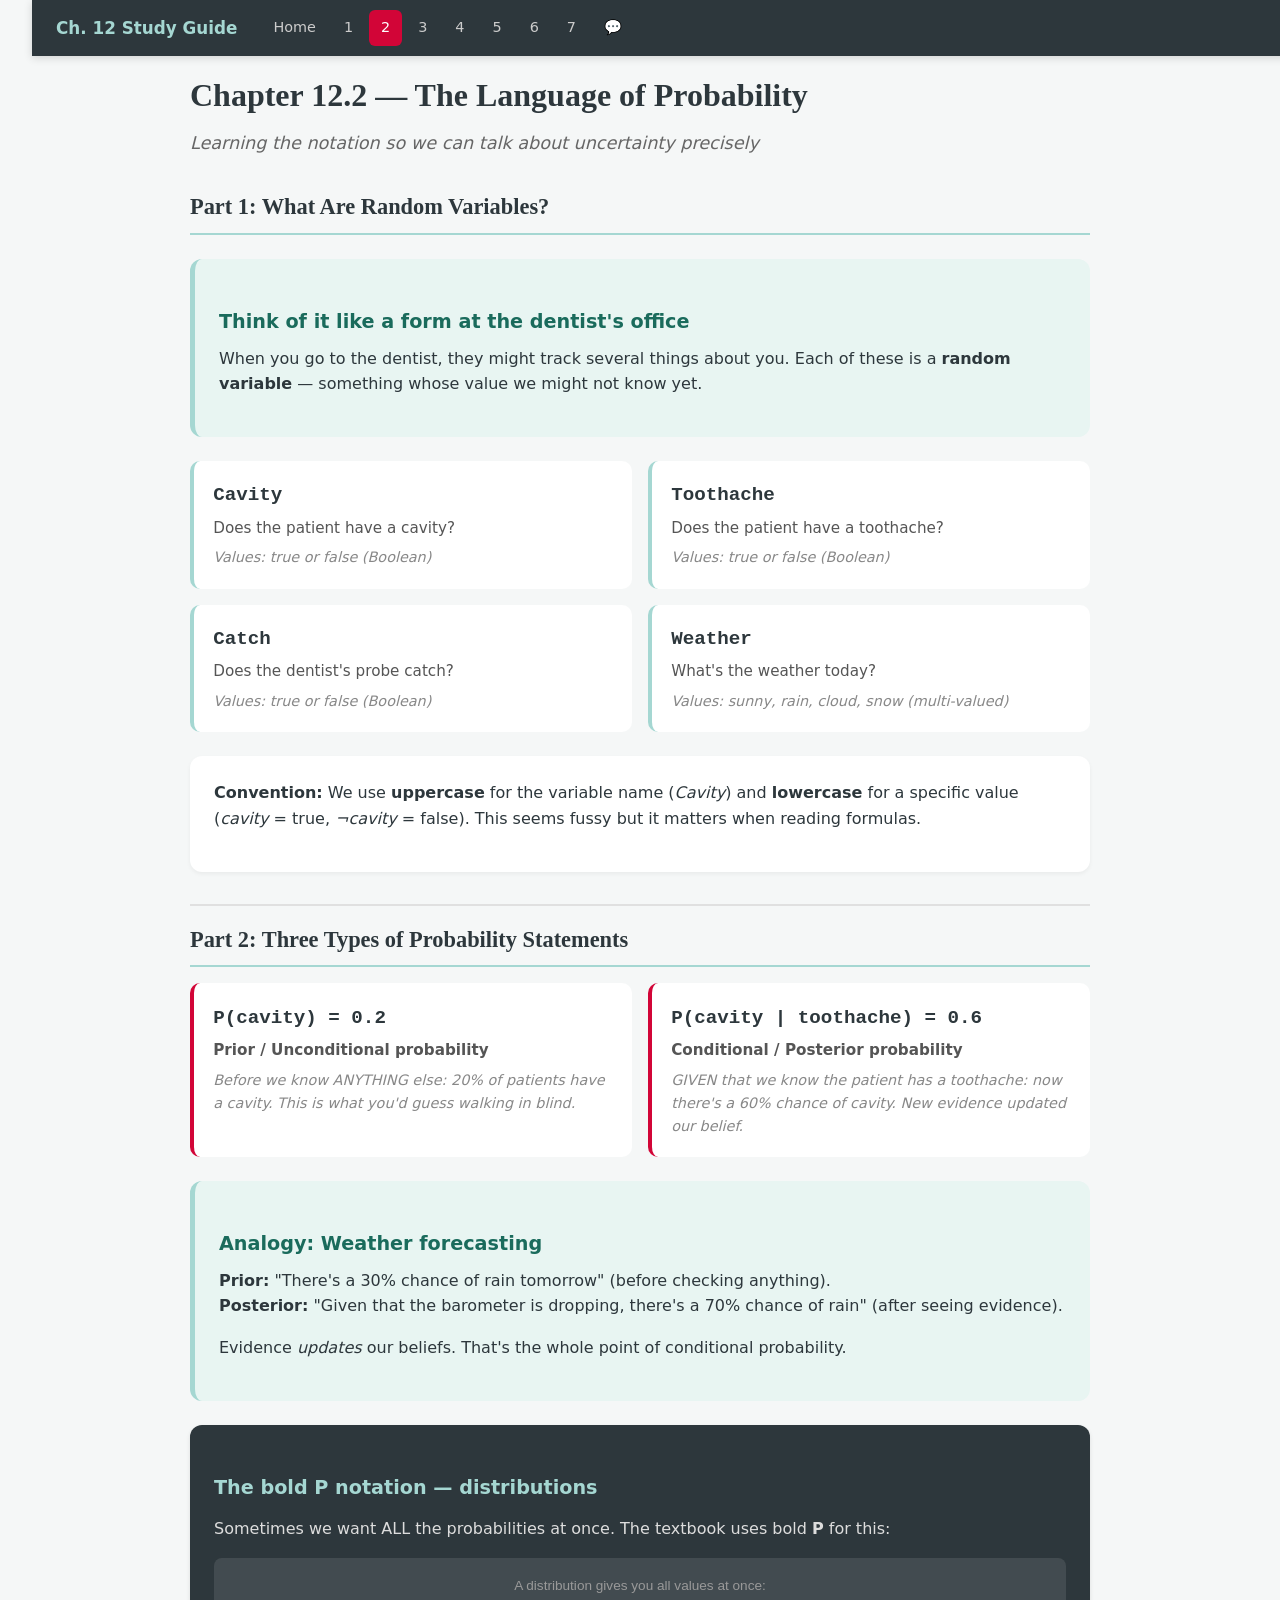
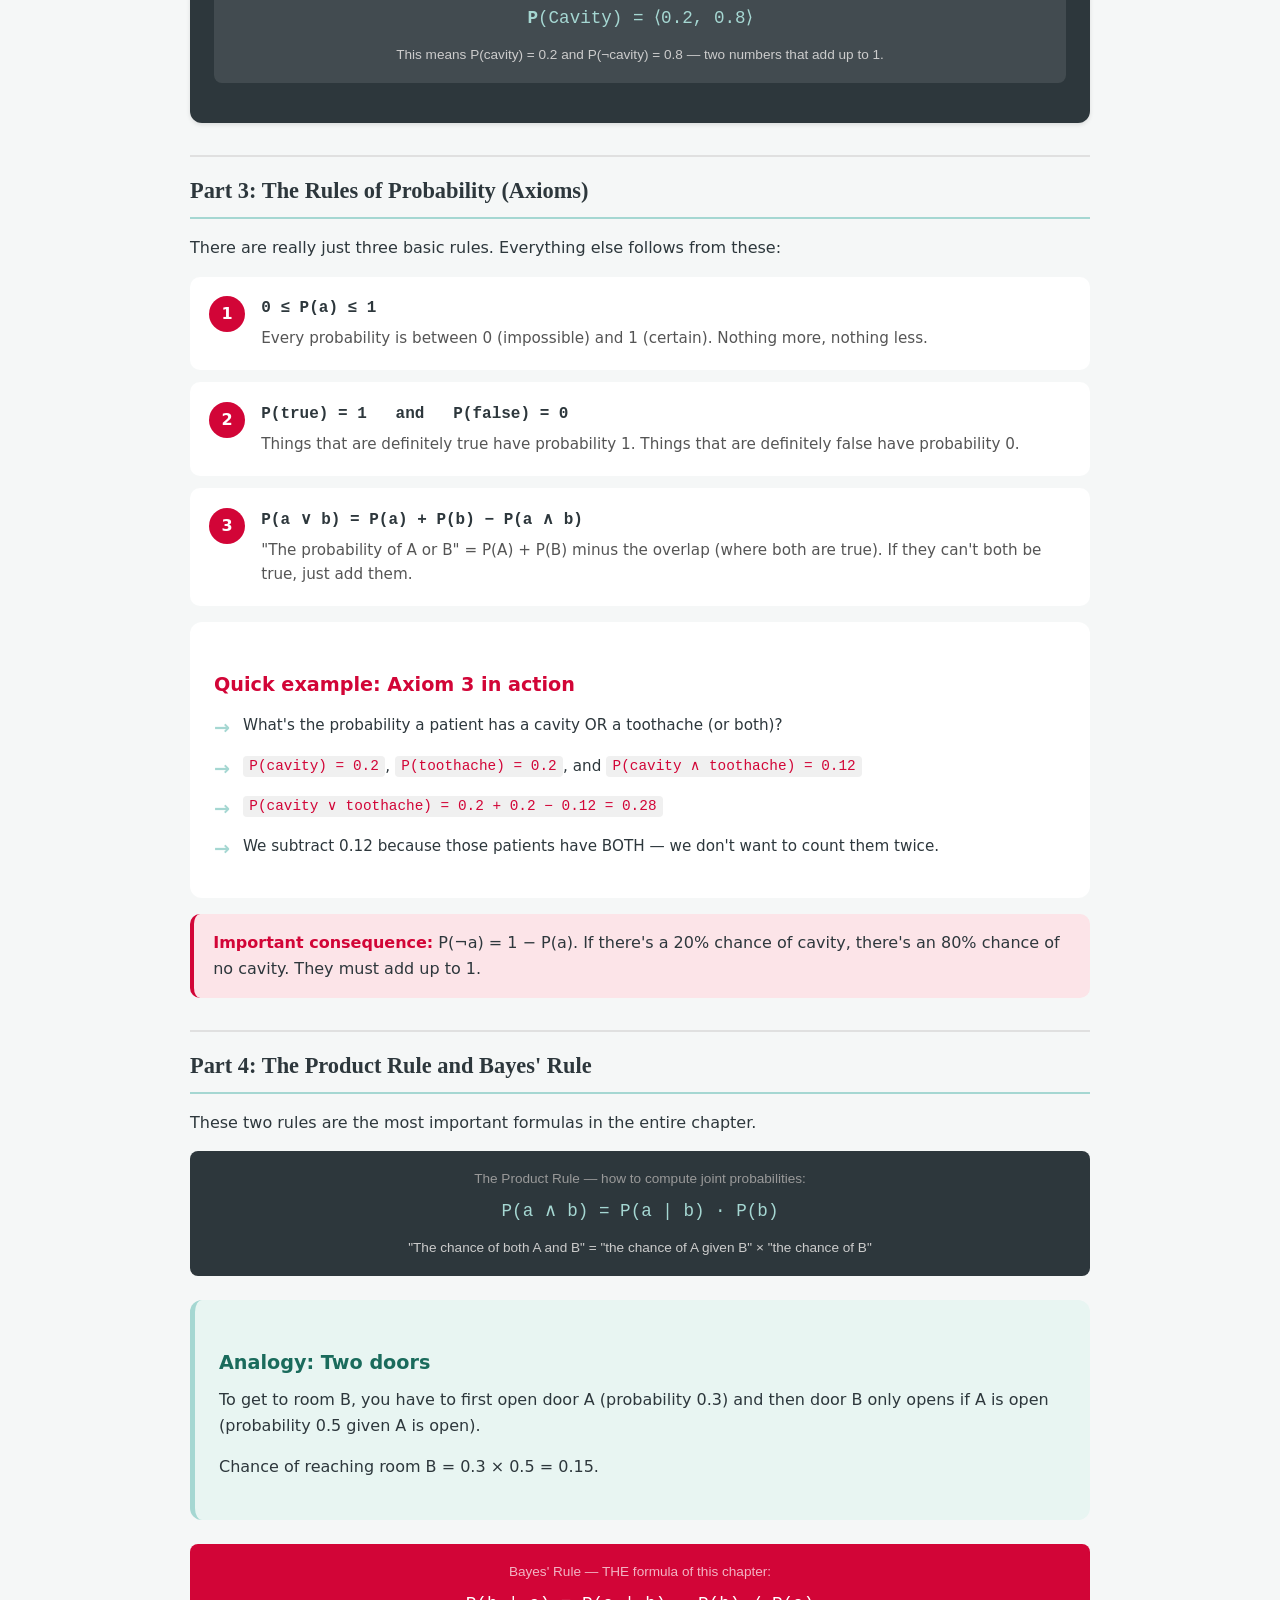
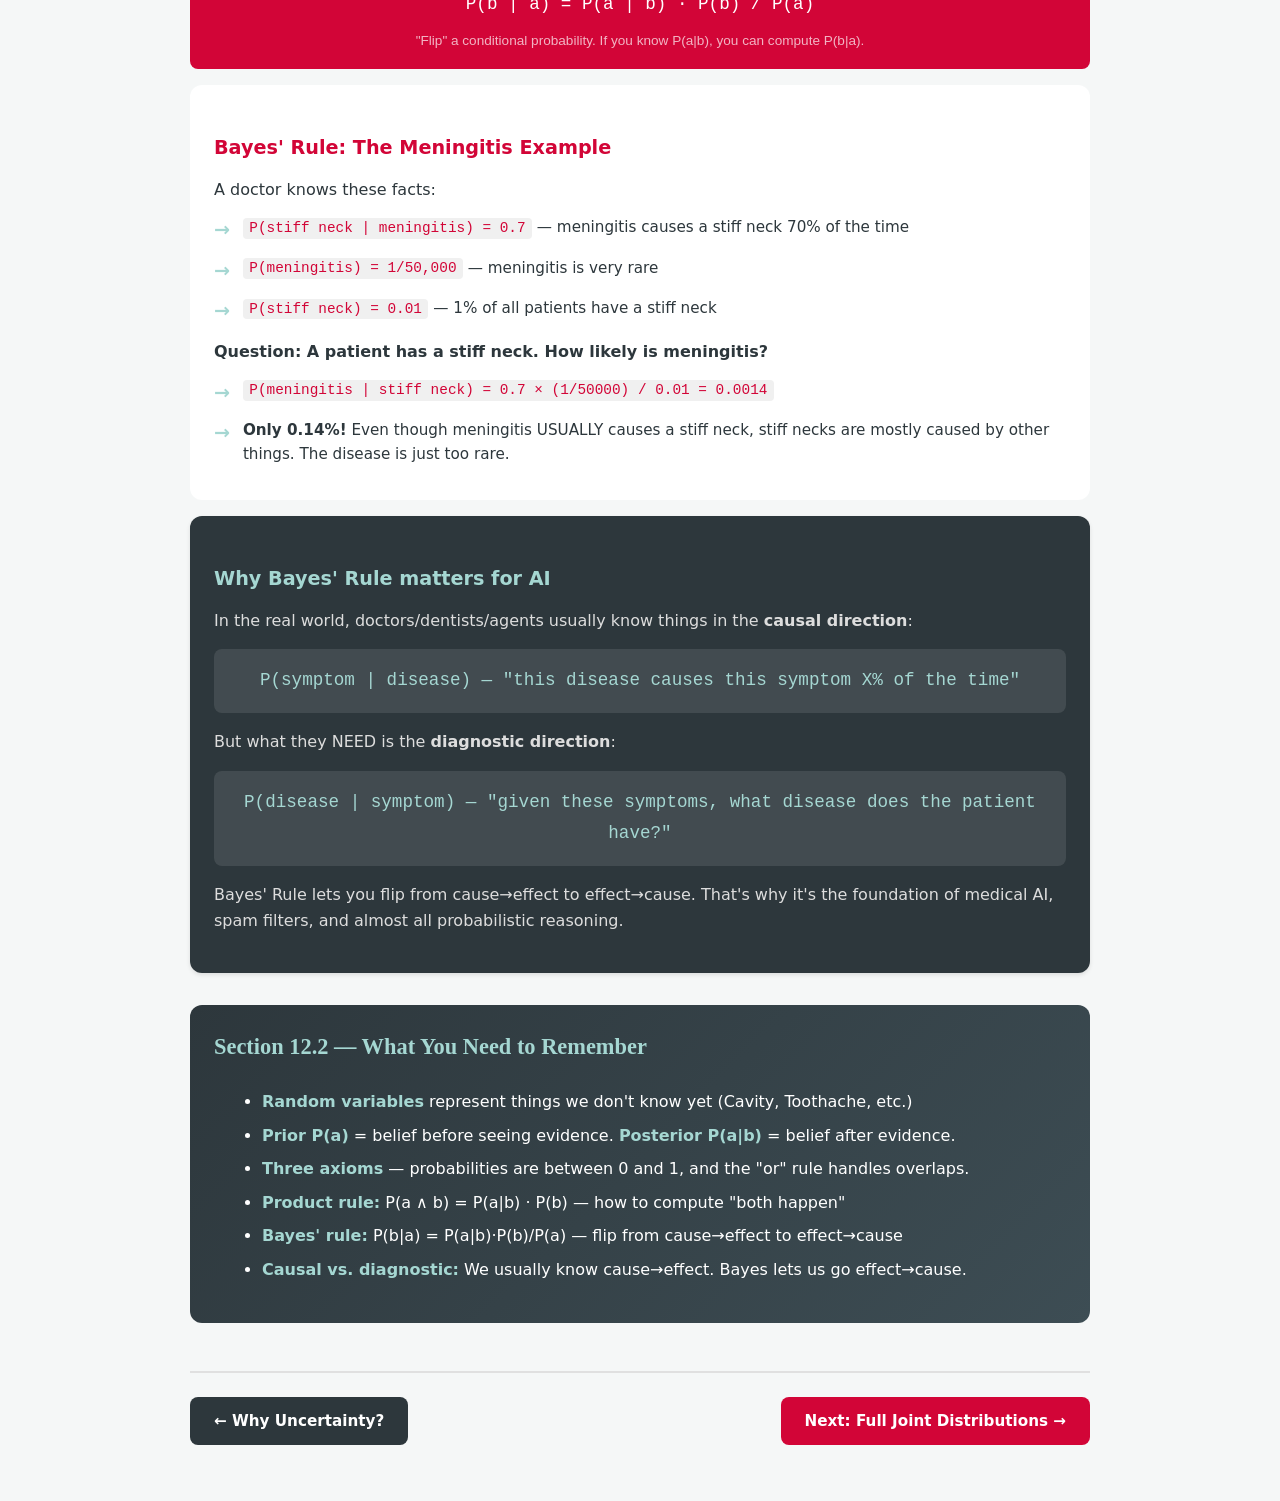
<file: lesson_2_probability_basics.html>
<!DOCTYPE html>
<html lang="en">
<head>
<meta charset="UTF-8">
<meta name="viewport" content="width=device-width, initial-scale=1.0">
<title>Chapter 12.2 — The Language of Probability</title>
<link rel="stylesheet" href="styles.css">
<style>
  h2 { font-family: Georgia, serif; font-size: 1.4rem; margin: 2rem 0 1rem 0; padding-top: 1rem; border-top: 2px solid #e0e0e0; }
  h2:first-of-type { border-top: none; padding-top: 0; }

  .notation-grid { display: grid; grid-template-columns: 1fr 1fr; gap: 1rem; margin-bottom: 1.5rem; }
  @media (max-width: 600px) { .notation-grid { grid-template-columns: 1fr; } }
  .notation-item { background: white; border-radius: 10px; padding: 1.2rem; border-left: 4px solid #a5d7d2; }
  .notation-item .math { font-family: 'Consolas', monospace; font-size: 1.2rem; font-weight: bold; color: #2d373c; margin-bottom: 0.3rem; }
  .notation-item .meaning { font-size: 0.95rem; color: #555; }
  .notation-item .example { font-size: 0.9rem; color: #888; margin-top: 0.4rem; font-style: italic; }

  .analogy { background: #e8f5f2; border-radius: 12px; padding: 1.5rem; margin: 1.5rem 0; border-left: 5px solid #a5d7d2; }
  .analogy h3 { color: #1a6b5c; margin-bottom: 0.5rem; }

  .formula-box .label { color: #999; font-size: 0.85rem; font-family: 'Segoe UI', sans-serif; margin-bottom: 0.3rem; }
  .formula-box .note { color: #ccc; font-size: 0.85rem; font-family: 'Segoe UI', sans-serif; margin-top: 0.5rem; }

  .warning { background: #fce4e8; border-radius: 10px; padding: 1rem 1.2rem; margin: 1rem 0; border-left: 4px solid #d20537; }
  .warning strong { color: #d20537; }

  .axiom-list { counter-reset: axiom; }
  .axiom { background: white; border-radius: 10px; padding: 1.2rem; margin-bottom: 0.8rem; display: flex; gap: 1rem; align-items: flex-start; }
  .axiom-num { background: #d20537; color: white; width: 36px; height: 36px; border-radius: 50%; display: flex; align-items: center; justify-content: center; font-weight: bold; flex-shrink: 0; }
  .axiom .math { font-family: 'Consolas', monospace; font-weight: bold; color: #2d373c; }
  .axiom .plain { color: #555; font-size: 0.95rem; margin-top: 0.3rem; }

  .example-calc { background: white; border-radius: 12px; padding: 1.5rem; margin: 1rem 0; }
  .example-calc h3 { color: #d20537; margin-bottom: 0.8rem; }
  .step { display: flex; gap: 0.8rem; margin-bottom: 0.6rem; align-items: flex-start; }
  .step-arrow { color: #a5d7d2; font-weight: bold; font-size: 1.2rem; flex-shrink: 0; }
  .step-content { font-size: 0.95rem; }
  .step-content code { background: #f0f0f0; padding: 0.15rem 0.4rem; border-radius: 4px; font-family: 'Consolas', monospace; font-size: 0.9rem; }

  .summary { background: linear-gradient(135deg, #2d373c, #3d4d54); color: white; border-radius: 12px; padding: 1.5rem; margin-top: 2rem; }
  .summary h2 { color: #a5d7d2; border: none; margin-top: 0; padding-top: 0; }
  .summary ul { padding-left: 1.5rem; }
  .summary li { margin-bottom: 0.5rem; }
  .summary li strong { color: #a5d7d2; }
</style>
</head>
<body>

<nav class="top-nav">
  <a href="index.html" class="nav-brand">Ch. 12 Study Guide</a>
  <div class="nav-links">
    <a href="index.html">Home</a>
    <a href="lesson_1_why_uncertainty.html">1</a>
    <a href="lesson_2_probability_basics.html" class="active">2</a>
    <a href="lesson_3_full_joint.html">3</a>
    <a href="lesson_4_independence.html">4</a>
    <a href="lesson_5_bayes_rule.html">5</a>
    <a href="lesson_6_naive_bayes.html">6</a>
    <a href="lesson_7_wumpus_world.html">7</a>
    <a href="discussion_guide_ch12.html">💬</a>
  </div>
</nav>

<div class="container">

<h1>Chapter 12.2 — The Language of Probability</h1>
<p class="subtitle">Learning the notation so we can talk about uncertainty precisely</p>

<!-- PART 1: RANDOM VARIABLES -->
<h2>Part 1: What Are Random Variables?</h2>

<div class="analogy">
  <h3>Think of it like a form at the dentist's office</h3>
  <p>When you go to the dentist, they might track several things about you. Each of these is a <strong>random variable</strong> — something whose value we might not know yet.</p>
</div>

<div class="notation-grid">
  <div class="notation-item">
    <div class="math">Cavity</div>
    <div class="meaning">Does the patient have a cavity?</div>
    <div class="example">Values: true or false (Boolean)</div>
  </div>
  <div class="notation-item">
    <div class="math">Toothache</div>
    <div class="meaning">Does the patient have a toothache?</div>
    <div class="example">Values: true or false (Boolean)</div>
  </div>
  <div class="notation-item">
    <div class="math">Catch</div>
    <div class="meaning">Does the dentist's probe catch?</div>
    <div class="example">Values: true or false (Boolean)</div>
  </div>
  <div class="notation-item">
    <div class="math">Weather</div>
    <div class="meaning">What's the weather today?</div>
    <div class="example">Values: sunny, rain, cloud, snow (multi-valued)</div>
  </div>
</div>

<div class="card">
  <p><strong>Convention:</strong> We use <strong>uppercase</strong> for the variable name (<em>Cavity</em>) and <strong>lowercase</strong> for a specific value (<em>cavity</em> = true, <em>¬cavity</em> = false). This seems fussy but it matters when reading formulas.</p>
</div>

<!-- PART 2: TYPES OF PROBABILITY -->
<h2>Part 2: Three Types of Probability Statements</h2>

<div class="notation-grid">
  <div class="notation-item" style="border-left-color: #d20537;">
    <div class="math">P(cavity) = 0.2</div>
    <div class="meaning"><strong>Prior / Unconditional probability</strong></div>
    <div class="example">Before we know ANYTHING else: 20% of patients have a cavity. This is what you'd guess walking in blind.</div>
  </div>
  <div class="notation-item" style="border-left-color: #d20537;">
    <div class="math">P(cavity | toothache) = 0.6</div>
    <div class="meaning"><strong>Conditional / Posterior probability</strong></div>
    <div class="example">GIVEN that we know the patient has a toothache: now there's a 60% chance of cavity. New evidence updated our belief.</div>
  </div>
</div>

<div class="analogy">
  <h3>Analogy: Weather forecasting</h3>
  <p><strong>Prior:</strong> "There's a 30% chance of rain tomorrow" (before checking anything).<br>
  <strong>Posterior:</strong> "Given that the barometer is dropping, there's a 70% chance of rain" (after seeing evidence).</p>
  <p style="margin-top: 0.5rem;">Evidence <em>updates</em> our beliefs. That's the whole point of conditional probability.</p>
</div>

<div class="dark-card">
  <h3>The bold P notation — distributions</h3>
  <p style="margin-bottom: 0.8rem;">Sometimes we want ALL the probabilities at once. The textbook uses bold <strong>P</strong> for this:</p>
  <div class="formula-box" style="background: rgba(255,255,255,0.1);">
    <div class="label">A distribution gives you all values at once:</div>
    <strong>P</strong>(Cavity) = &#10216;0.2, 0.8&#10217;
    <div class="note">This means P(cavity) = 0.2 and P(¬cavity) = 0.8 — two numbers that add up to 1.</div>
  </div>
</div>

<!-- PART 3: THE RULES -->
<h2>Part 3: The Rules of Probability (Axioms)</h2>

<p style="margin-bottom: 1rem;">There are really just three basic rules. Everything else follows from these:</p>

<div class="axiom-list">
  <div class="axiom">
    <div class="axiom-num">1</div>
    <div>
      <div class="math">0 ≤ P(a) ≤ 1</div>
      <div class="plain">Every probability is between 0 (impossible) and 1 (certain). Nothing more, nothing less.</div>
    </div>
  </div>
  <div class="axiom">
    <div class="axiom-num">2</div>
    <div>
      <div class="math">P(true) = 1 &nbsp;&nbsp;and&nbsp;&nbsp; P(false) = 0</div>
      <div class="plain">Things that are definitely true have probability 1. Things that are definitely false have probability 0.</div>
    </div>
  </div>
  <div class="axiom">
    <div class="axiom-num">3</div>
    <div>
      <div class="math">P(a ∨ b) = P(a) + P(b) − P(a ∧ b)</div>
      <div class="plain">"The probability of A or B" = P(A) + P(B) minus the overlap (where both are true). If they can't both be true, just add them.</div>
    </div>
  </div>
</div>

<div class="example-calc">
  <h3>Quick example: Axiom 3 in action</h3>
  <div class="step">
    <div class="step-arrow">→</div>
    <div class="step-content">What's the probability a patient has a cavity OR a toothache (or both)?</div>
  </div>
  <div class="step">
    <div class="step-arrow">→</div>
    <div class="step-content"><code>P(cavity) = 0.2</code>, <code>P(toothache) = 0.2</code>, and <code>P(cavity ∧ toothache) = 0.12</code></div>
  </div>
  <div class="step">
    <div class="step-arrow">→</div>
    <div class="step-content"><code>P(cavity ∨ toothache) = 0.2 + 0.2 − 0.12 = 0.28</code></div>
  </div>
  <div class="step">
    <div class="step-arrow">→</div>
    <div class="step-content">We subtract 0.12 because those patients have BOTH — we don't want to count them twice.</div>
  </div>
</div>

<div class="warning">
  <strong>Important consequence:</strong> P(¬a) = 1 − P(a). If there's a 20% chance of cavity, there's an 80% chance of no cavity. They must add up to 1.
</div>

<!-- PART 4: THE PRODUCT RULE & BAYES -->
<h2>Part 4: The Product Rule and Bayes' Rule</h2>

<p style="margin-bottom: 1rem;">These two rules are the most important formulas in the entire chapter.</p>

<div class="formula-box">
  <div class="label">The Product Rule — how to compute joint probabilities:</div>
  P(a ∧ b) = P(a | b) · P(b)
  <div class="note">"The chance of both A and B" = "the chance of A given B" × "the chance of B"</div>
</div>

<div class="analogy">
  <h3>Analogy: Two doors</h3>
  <p>To get to room B, you have to first open door A (probability 0.3) and then door B only opens if A is open (probability 0.5 given A is open).</p>
  <p style="margin-top: 0.3rem;">Chance of reaching room B = 0.3 × 0.5 = 0.15.</p>
</div>

<div class="formula-box" style="background: #d20537;">
  <div class="label" style="color: rgba(255,255,255,0.7);">Bayes' Rule — THE formula of this chapter:</div>
  <span style="color: white;">P(b | a) = P(a | b) · P(b) / P(a)</span>
  <div class="note" style="color: rgba(255,255,255,0.7);">"Flip" a conditional probability. If you know P(a|b), you can compute P(b|a).</div>
</div>

<div class="example-calc">
  <h3>Bayes' Rule: The Meningitis Example</h3>
  <p style="margin-bottom: 0.8rem;">A doctor knows these facts:</p>
  <div class="step"><div class="step-arrow">→</div><div class="step-content"><code>P(stiff neck | meningitis) = 0.7</code> — meningitis causes a stiff neck 70% of the time</div></div>
  <div class="step"><div class="step-arrow">→</div><div class="step-content"><code>P(meningitis) = 1/50,000</code> — meningitis is very rare</div></div>
  <div class="step"><div class="step-arrow">→</div><div class="step-content"><code>P(stiff neck) = 0.01</code> — 1% of all patients have a stiff neck</div></div>
  <p style="margin: 0.8rem 0; font-weight: bold;">Question: A patient has a stiff neck. How likely is meningitis?</p>
  <div class="step"><div class="step-arrow">→</div><div class="step-content"><code>P(meningitis | stiff neck) = 0.7 × (1/50000) / 0.01 = 0.0014</code></div></div>
  <div class="step"><div class="step-arrow">→</div><div class="step-content"><strong>Only 0.14%!</strong> Even though meningitis USUALLY causes a stiff neck, stiff necks are mostly caused by other things. The disease is just too rare.</div></div>
</div>

<div class="dark-card">
  <h3>Why Bayes' Rule matters for AI</h3>
  <p style="margin-bottom: 0.8rem;">In the real world, doctors/dentists/agents usually know things in the <strong>causal direction</strong>:</p>
  <div class="formula-box" style="background: rgba(255,255,255,0.1);">
    P(symptom | disease) — "this disease causes this symptom X% of the time"
  </div>
  <p>But what they NEED is the <strong>diagnostic direction</strong>:</p>
  <div class="formula-box" style="background: rgba(255,255,255,0.1);">
    P(disease | symptom) — "given these symptoms, what disease does the patient have?"
  </div>
  <p style="margin-top: 0.5rem;">Bayes' Rule lets you flip from cause→effect to effect→cause. That's why it's the foundation of medical AI, spam filters, and almost all probabilistic reasoning.</p>
</div>

<!-- SUMMARY -->
<div class="summary">
  <h2>Section 12.2 — What You Need to Remember</h2>
  <ul>
    <li><strong>Random variables</strong> represent things we don't know yet (Cavity, Toothache, etc.)</li>
    <li><strong>Prior P(a)</strong> = belief before seeing evidence. <strong>Posterior P(a|b)</strong> = belief after evidence.</li>
    <li><strong>Three axioms</strong> — probabilities are between 0 and 1, and the "or" rule handles overlaps.</li>
    <li><strong>Product rule:</strong> P(a ∧ b) = P(a|b) · P(b) — how to compute "both happen"</li>
    <li><strong>Bayes' rule:</strong> P(b|a) = P(a|b)·P(b)/P(a) — flip from cause→effect to effect→cause</li>
    <li><strong>Causal vs. diagnostic:</strong> We usually know cause→effect. Bayes lets us go effect→cause.</li>
  </ul>
</div>

<div class="bottom-nav">
  <a href="lesson_1_why_uncertainty.html" class="nav-btn prev">&larr; Why Uncertainty?</a>
  <a href="lesson_3_full_joint.html" class="nav-btn next">Next: Full Joint Distributions &rarr;</a>
</div>

</div>

</body>
</html>
</file>
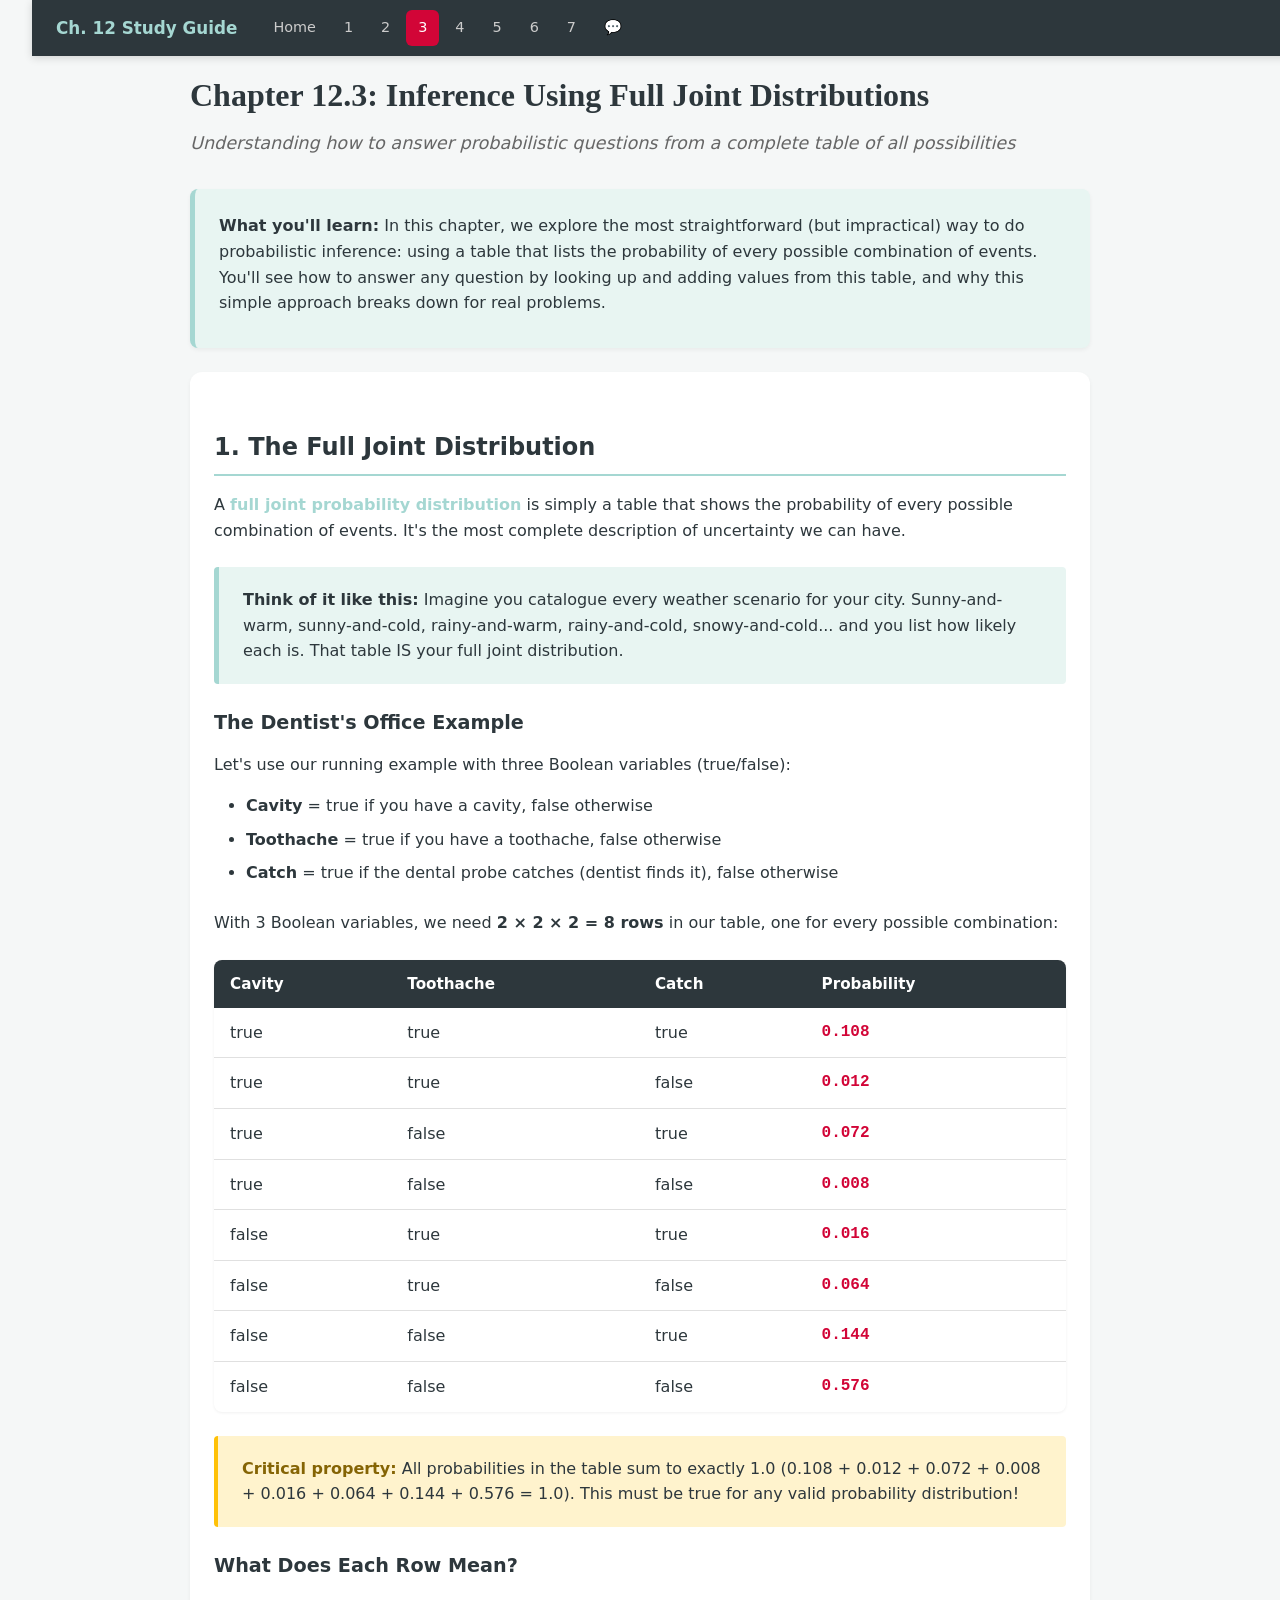
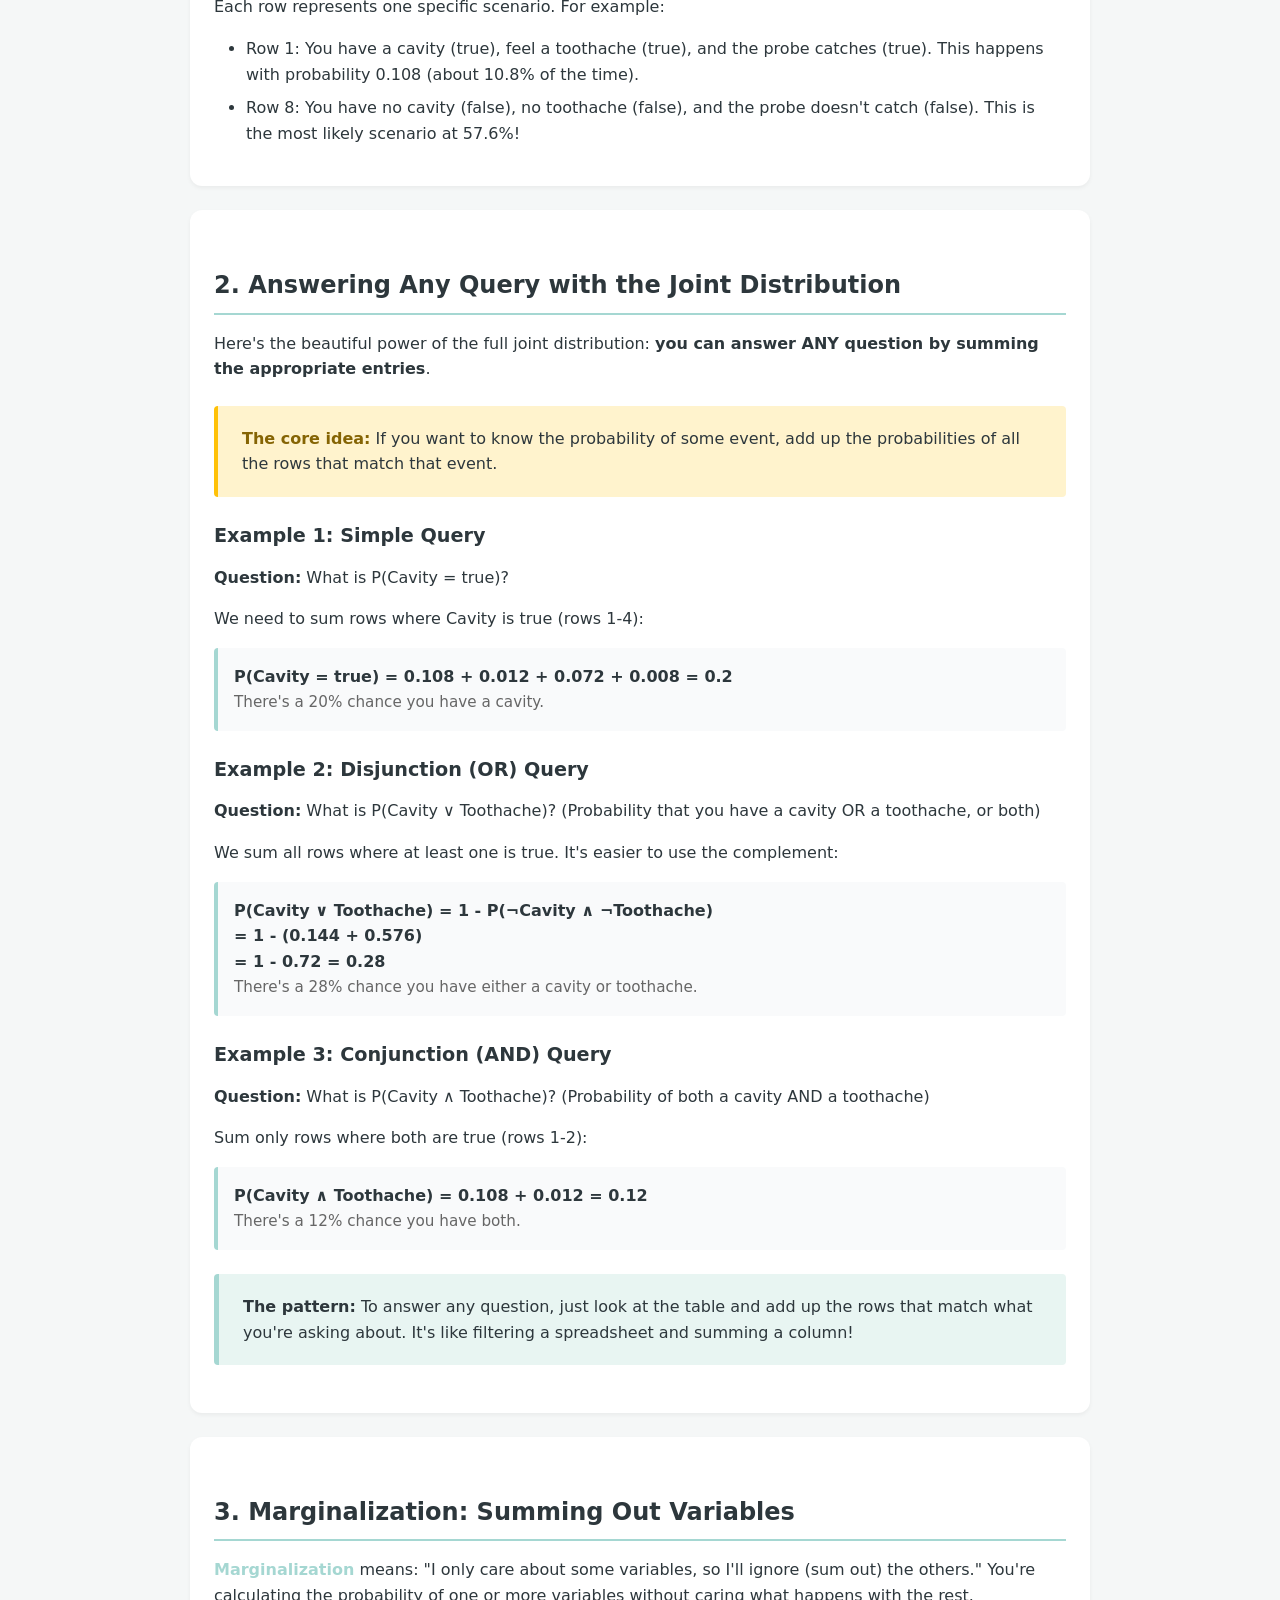
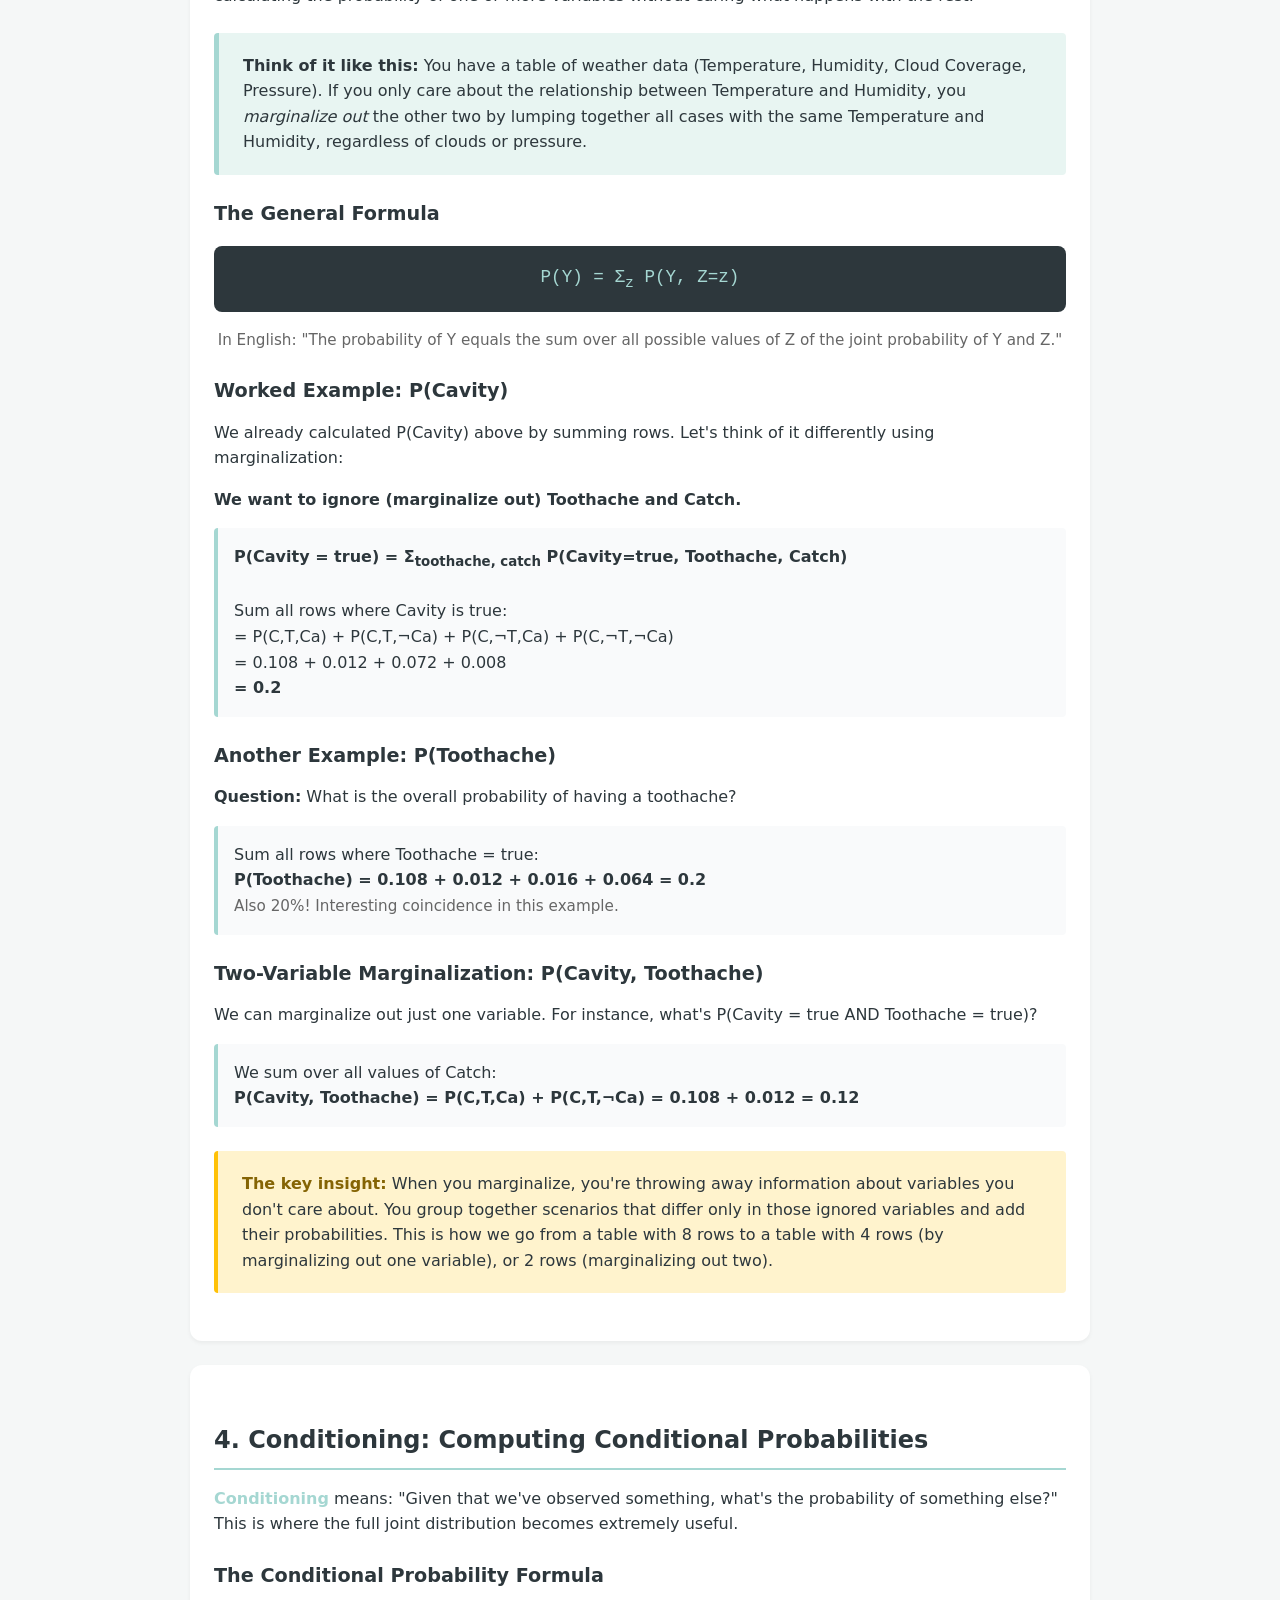
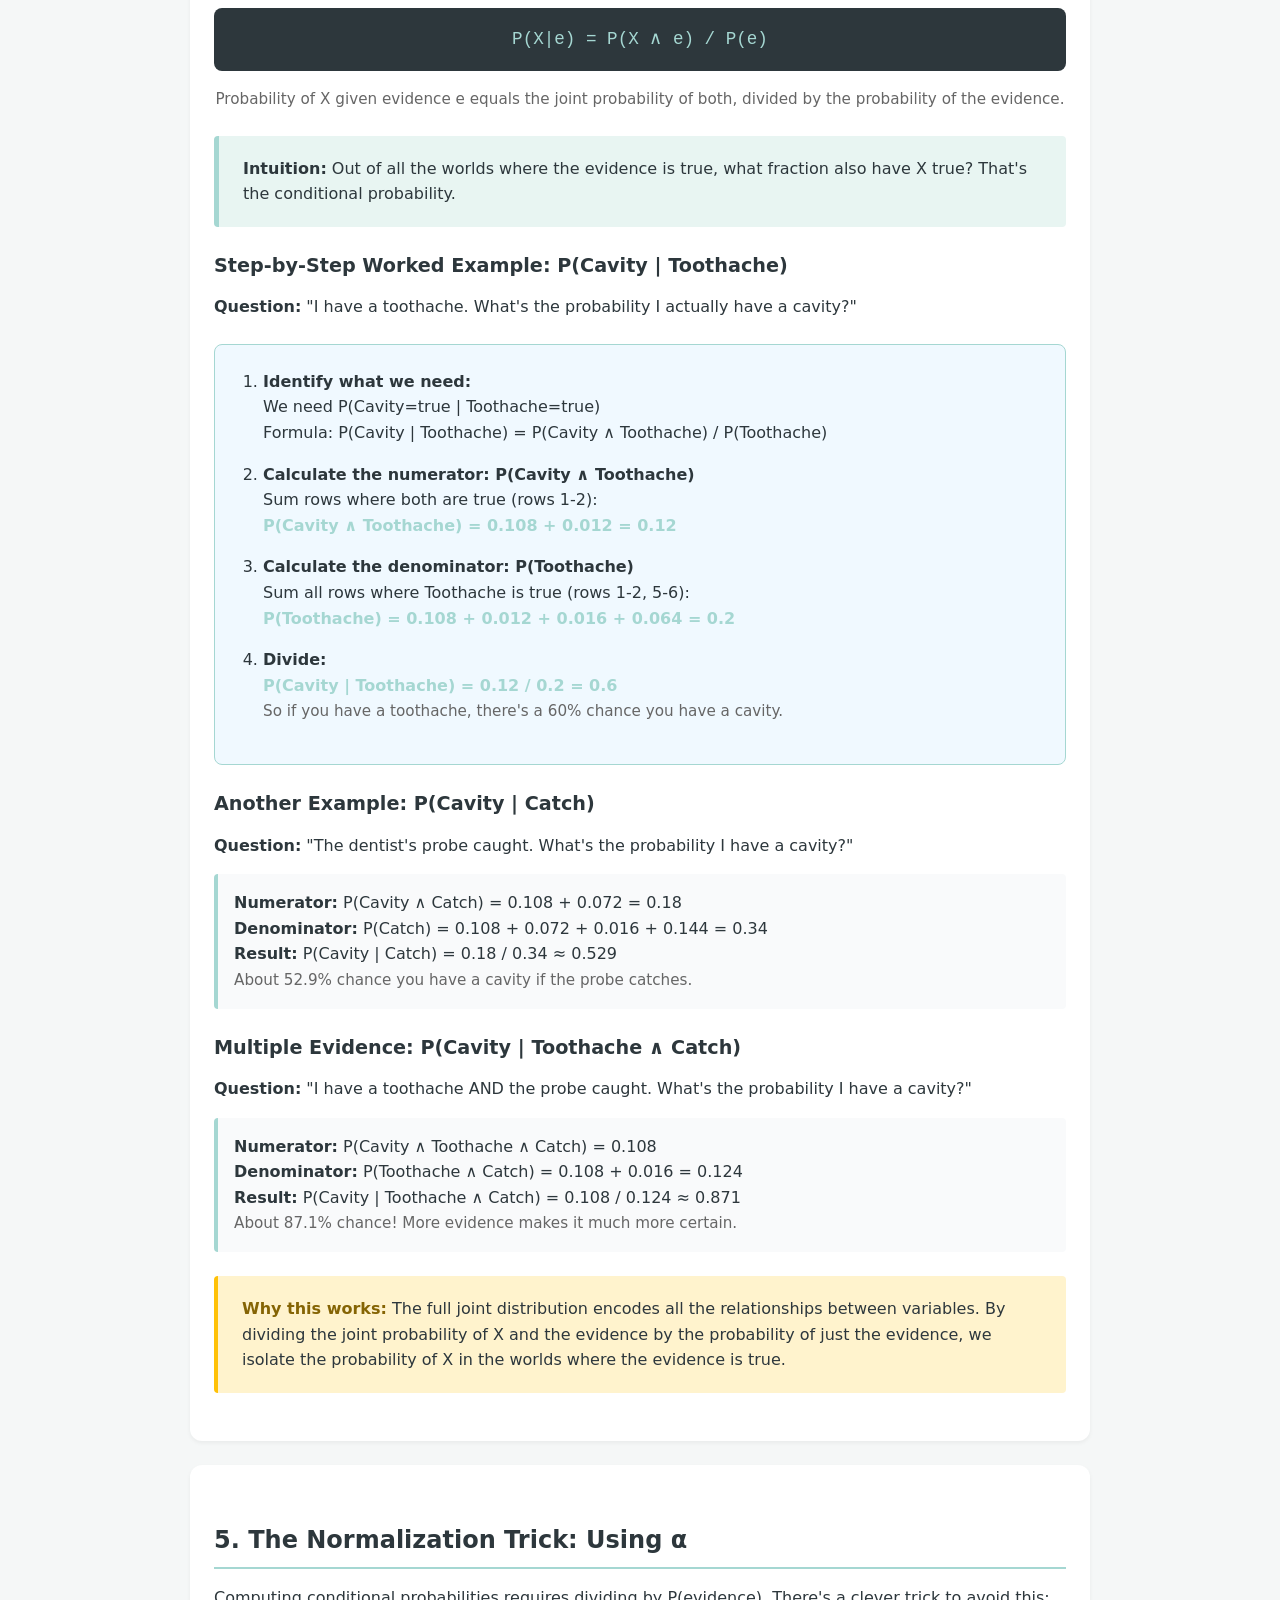
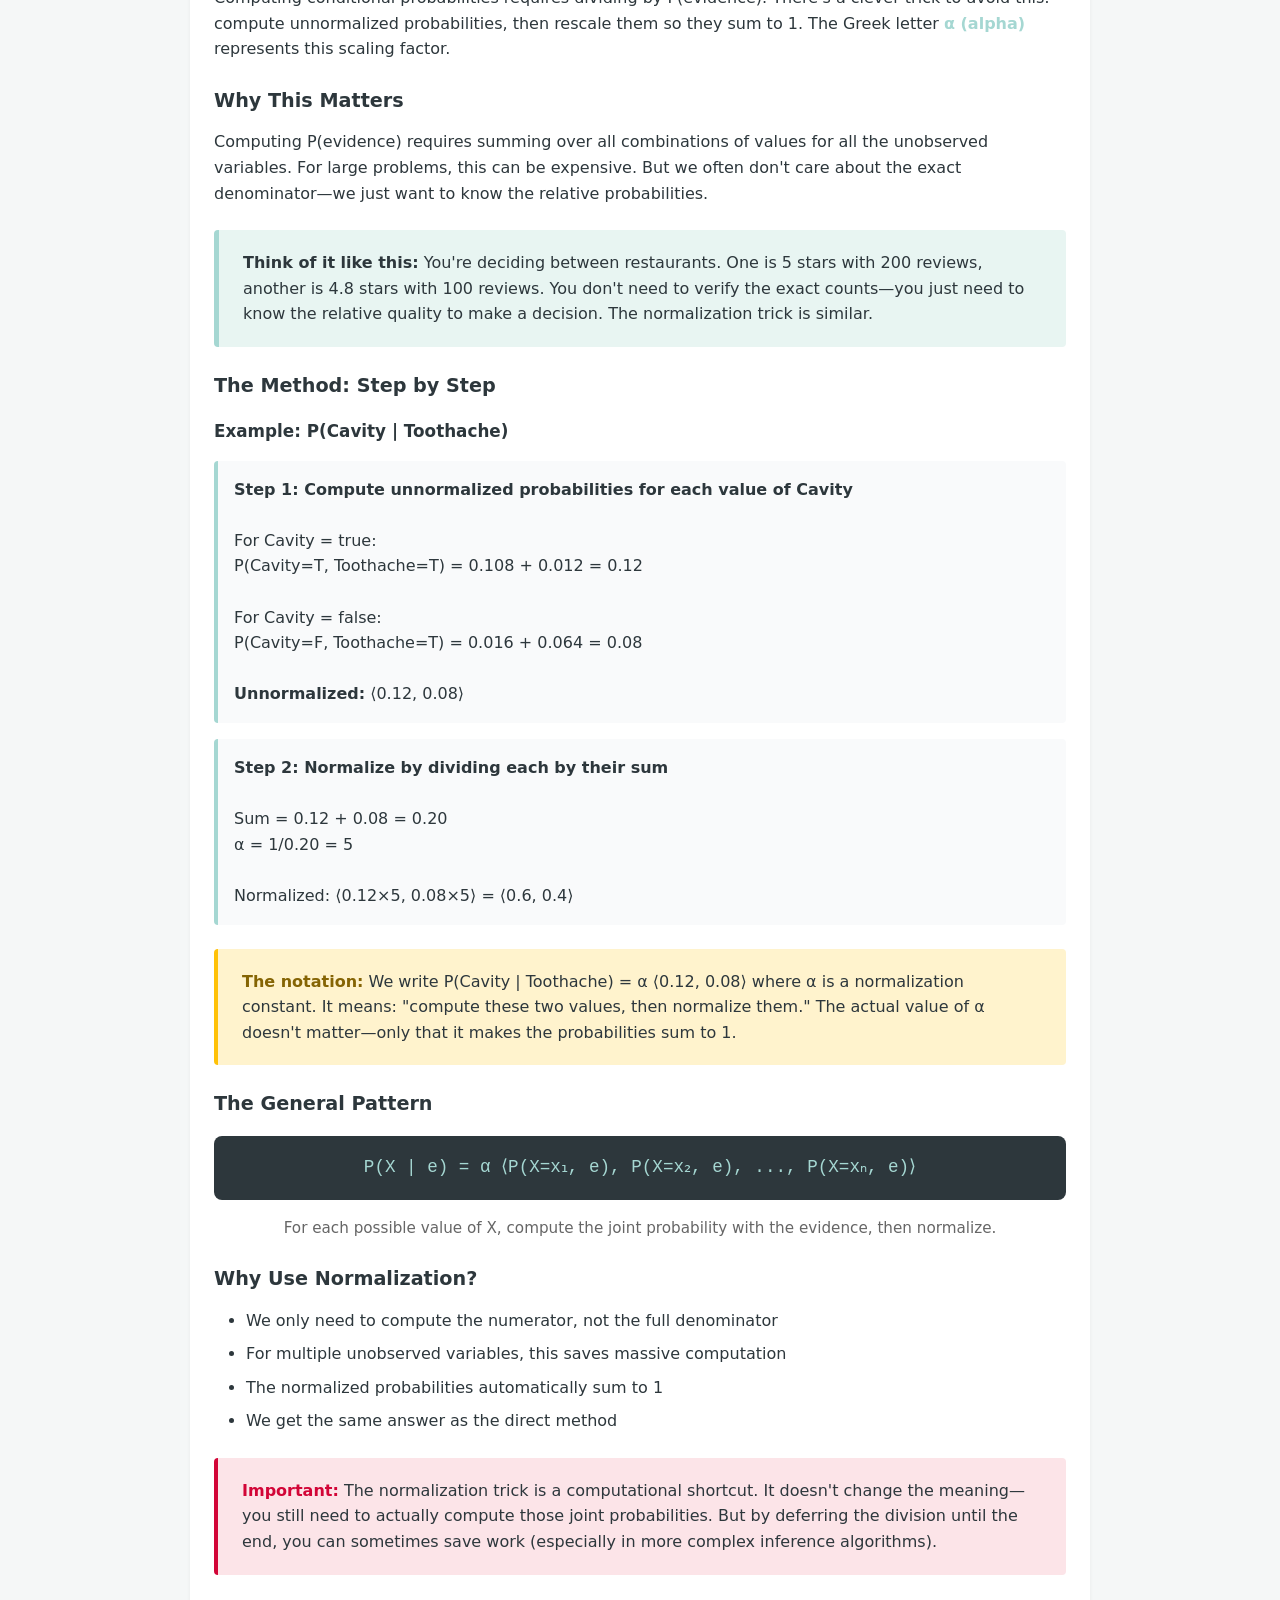
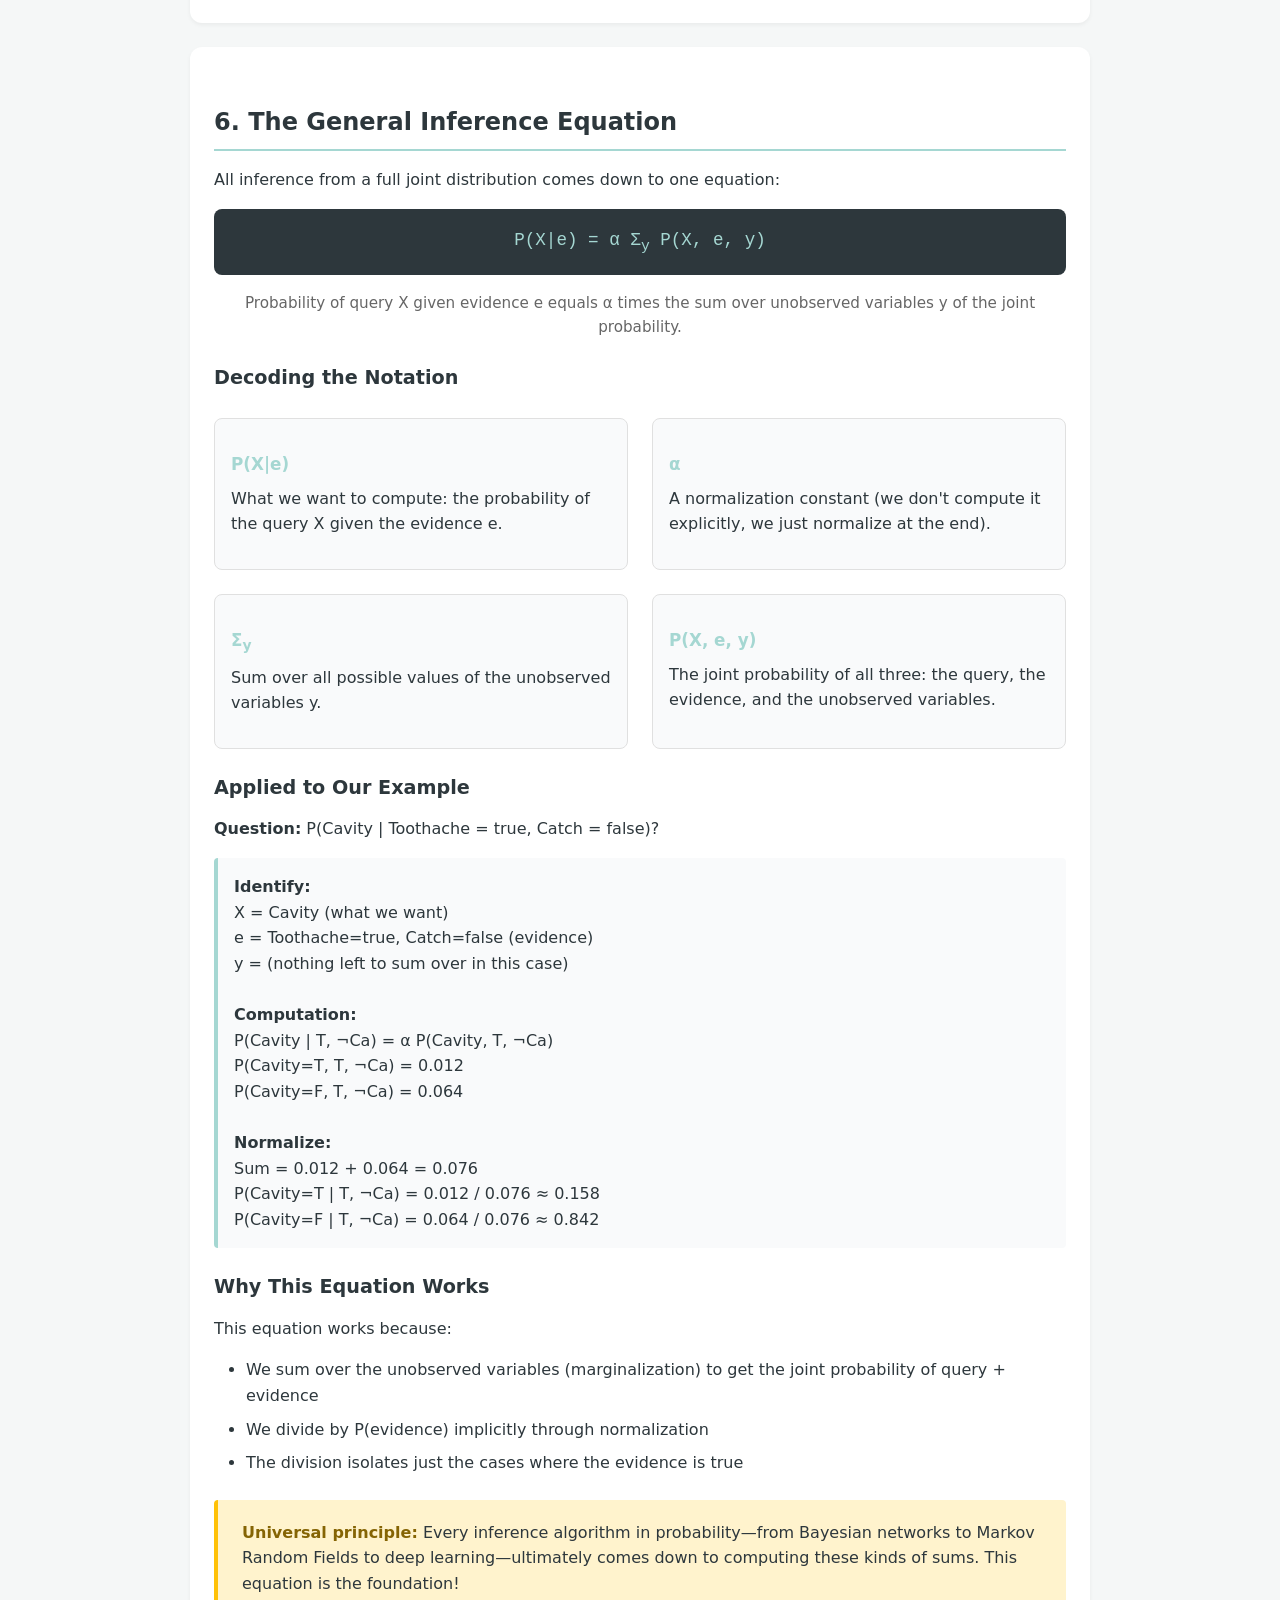
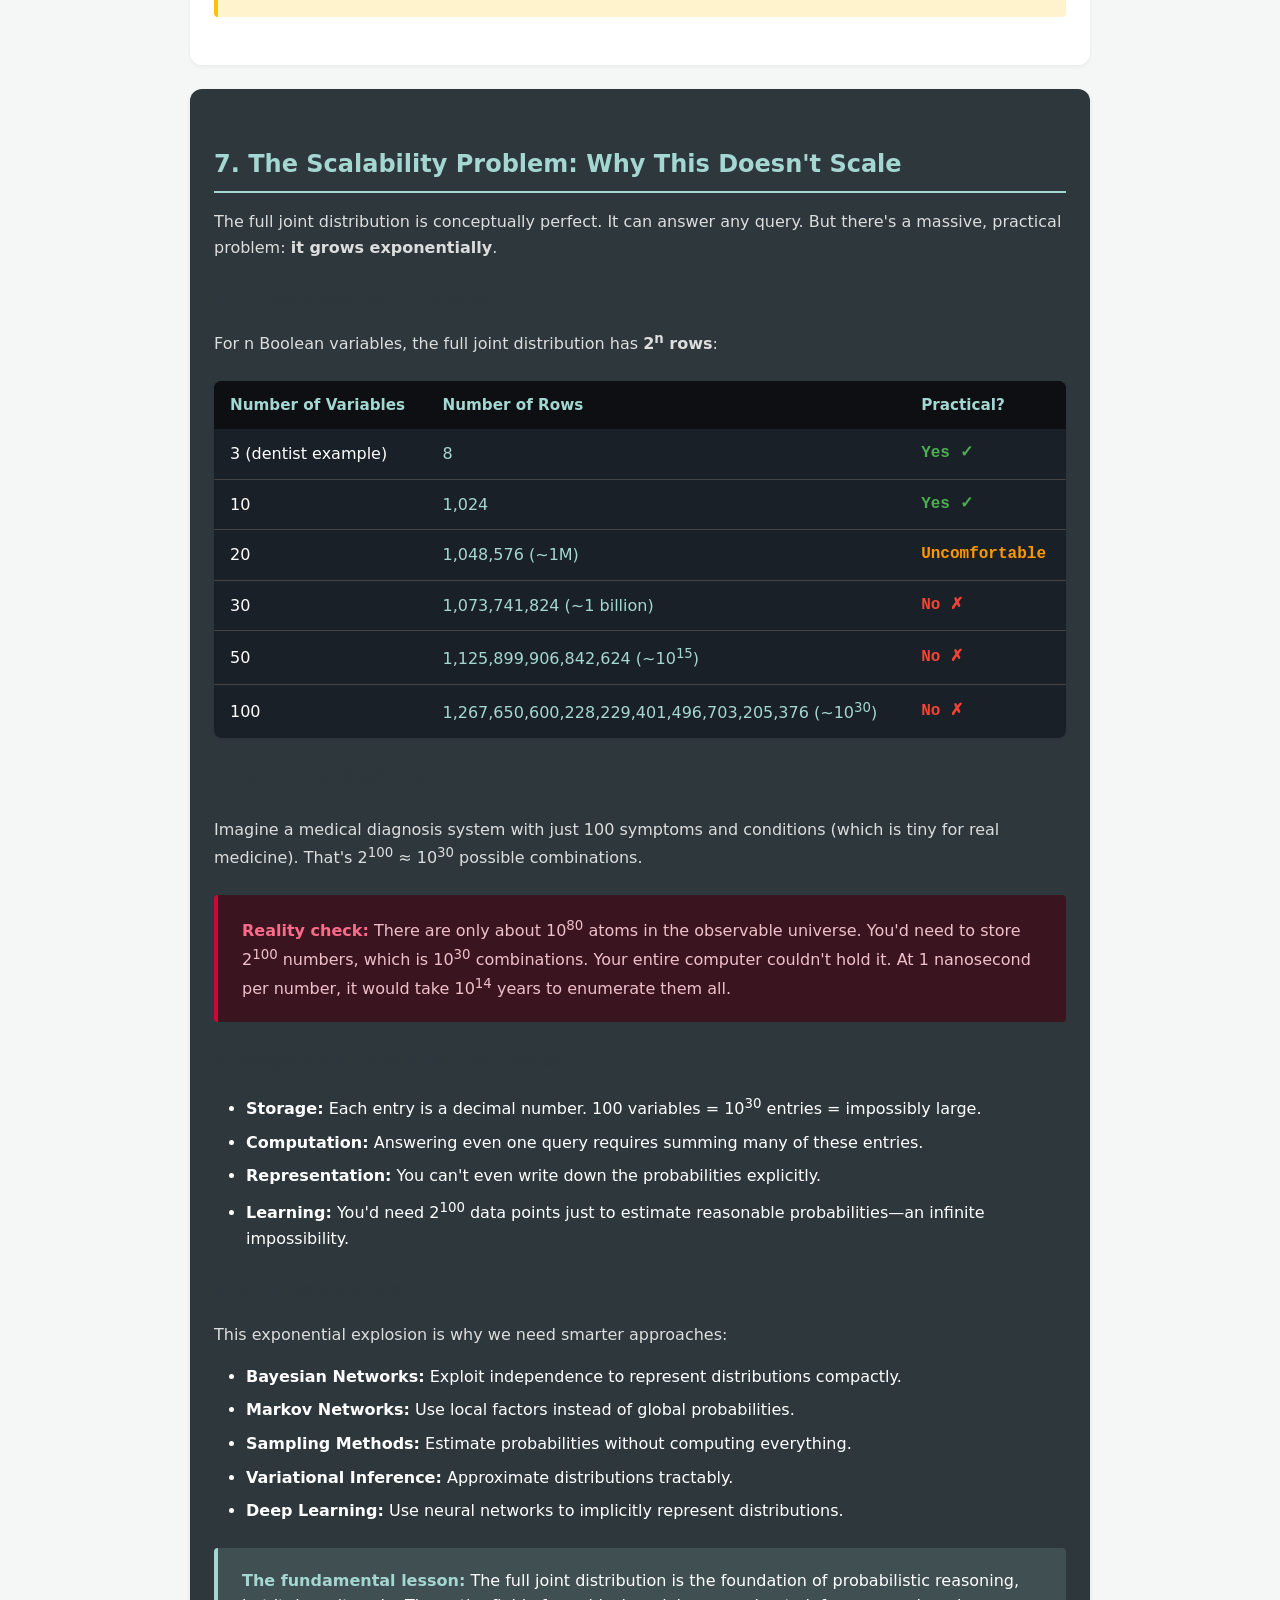
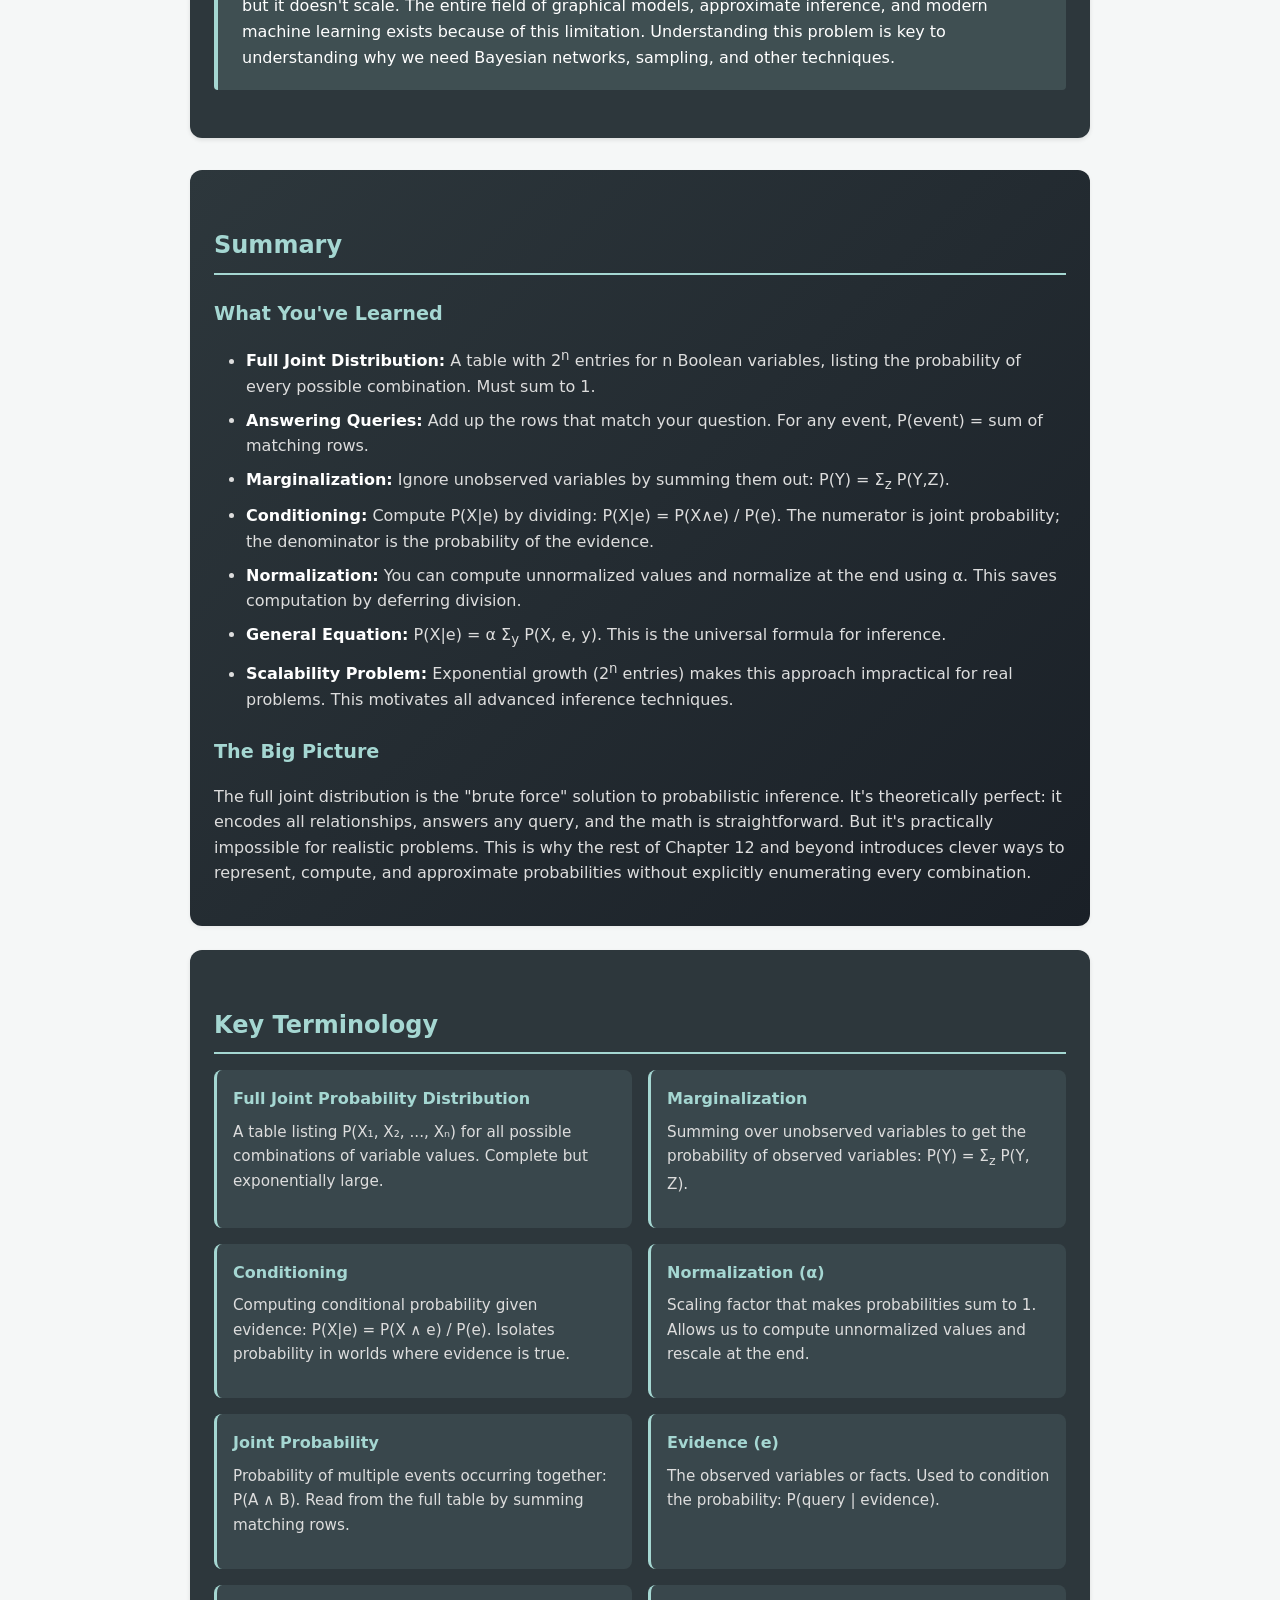
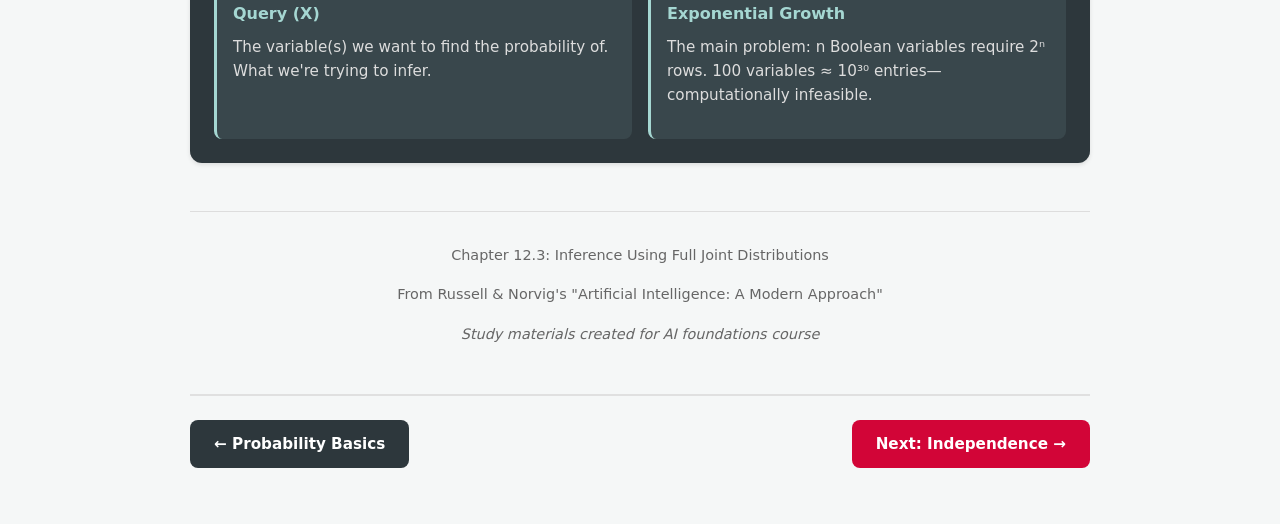
<file: lesson_3_full_joint.html>
<!DOCTYPE html>
<html lang="en">
<head>
    <meta charset="UTF-8">
    <meta name="viewport" content="width=device-width, initial-scale=1.0">
    <title>Chapter 12.3: Inference Using Full Joint Distributions</title>
    <link rel="stylesheet" href="styles.css">
    <style>
        .card h2 {
            color: #2d373c;
            font-size: 1.5rem;
            margin-bottom: 1rem;
            padding-bottom: 0.5rem;
            border-bottom: 2px solid #a5d7d2;
        }

        .card h3 {
            color: #2d373c;
            font-size: 1.2rem;
            margin-top: 1.5rem;
            margin-bottom: 0.8rem;
        }

        .dark-card h2 {
            color: #a5d7d2;
            border-bottom-color: #a5d7d2;
        }

        .summary-section h2 {
            color: #a5d7d2;
        }

        table tbody tr td:last-child {
            color: #d20537;
            font-weight: 600;
            font-family: 'Consolas', monospace;
        }

        .term-list {
            display: grid;
            grid-template-columns: 1fr 1fr;
            gap: 1rem;
            margin-top: 1rem;
        }

        .term-list .term {
            background: rgba(165, 215, 210, 0.1);
            padding: 1rem;
            border-radius: 8px;
            border-left: 3px solid #a5d7d2;
            display: block;
        }

        .term-list .term strong {
            color: #a5d7d2;
            display: block;
            margin-bottom: 0.5rem;
        }

        .term-list .term p {
            font-size: 0.95rem;
            color: #ddd;
        }

        .summary-section h2 {
            border-bottom-color: #a5d7d2;
        }

        .step-by-step {
            background: #f0f9ff;
            border: 1px solid #a5d7d2;
            padding: 1.5rem;
            border-radius: 8px;
            margin: 1.5rem 0;
        }

        .step-by-step ol {
            margin-left: 1.5rem;
        }

        .step-by-step li {
            margin-bottom: 1rem;
        }

        .step-by-step li strong {
            color: #2d373c;
        }

        .comparison-box {
            display: grid;
            grid-template-columns: 1fr 1fr;
            gap: 1.5rem;
            margin: 1.5rem 0;
        }

        .comparison-item {
            background: #f9fafb;
            padding: 1rem;
            border-radius: 8px;
            border: 1px solid #e0e0e0;
        }

        .comparison-item h4 {
            color: #a5d7d2;
            margin-bottom: 0.5rem;
        }

        .intro-box {
            background: #e8f5f2;
            padding: 1.5rem;
            border-radius: 8px;
            margin-bottom: 1.5rem;
            border-left: 5px solid #a5d7d2;
        }

        .intro-box p {
            margin-bottom: 0.5rem;
        }

        @media (max-width: 600px) {
            .term-list { grid-template-columns: 1fr; }
            .comparison-box { grid-template-columns: 1fr; }
        }
    </style>
</head>
<body>

    <nav class="top-nav">
      <a href="index.html" class="nav-brand">Ch. 12 Study Guide</a>
      <div class="nav-links">
        <a href="index.html">Home</a>
        <a href="lesson_1_why_uncertainty.html">1</a>
        <a href="lesson_2_probability_basics.html">2</a>
        <a href="lesson_3_full_joint.html" class="active">3</a>
        <a href="lesson_4_independence.html">4</a>
        <a href="lesson_5_bayes_rule.html">5</a>
        <a href="lesson_6_naive_bayes.html">6</a>
        <a href="lesson_7_wumpus_world.html">7</a>
        <a href="discussion_guide_ch12.html">💬</a>
      </div>
    </nav>

    <div class="container">
        <h1>Chapter 12.3: Inference Using Full Joint Distributions</h1>
        <p class="subtitle">Understanding how to answer probabilistic questions from a complete table of all possibilities</p>

        <!-- Introduction -->
        <div class="card intro-box">
            <p><strong>What you'll learn:</strong> In this chapter, we explore the most straightforward (but impractical) way to do probabilistic inference: using a table that lists the probability of every possible combination of events. You'll see how to answer any question by looking up and adding values from this table, and why this simple approach breaks down for real problems.</p>
        </div>

        <!-- Section 1: The Full Joint Distribution -->
        <div class="card">
            <h2>1. The Full Joint Distribution</h2>

            <p>A <span class="probability">full joint probability distribution</span> is simply a table that shows the probability of every possible combination of events. It's the most complete description of uncertainty we can have.</p>

            <div class="analogy-box">
                <strong>Think of it like this:</strong> Imagine you catalogue every weather scenario for your city. Sunny-and-warm, sunny-and-cold, rainy-and-warm, rainy-and-cold, snowy-and-cold... and you list how likely each is. That table IS your full joint distribution.
            </div>

            <h3>The Dentist's Office Example</h3>
            <p>Let's use our running example with three Boolean variables (true/false):</p>
            <ul style="margin-left: 2rem; margin-top: 0.8rem;">
                <li><strong>Cavity</strong> = true if you have a cavity, false otherwise</li>
                <li><strong>Toothache</strong> = true if you have a toothache, false otherwise</li>
                <li><strong>Catch</strong> = true if the dental probe catches (dentist finds it), false otherwise</li>
            </ul>

            <p style="margin-top: 1.5rem;">With 3 Boolean variables, we need <strong>2 × 2 × 2 = 8 rows</strong> in our table, one for every possible combination:</p>

            <table>
                <thead>
                    <tr>
                        <th>Cavity</th>
                        <th>Toothache</th>
                        <th>Catch</th>
                        <th>Probability</th>
                    </tr>
                </thead>
                <tbody>
                    <tr><td>true</td><td>true</td><td>true</td><td>0.108</td></tr>
                    <tr><td>true</td><td>true</td><td>false</td><td>0.012</td></tr>
                    <tr><td>true</td><td>false</td><td>true</td><td>0.072</td></tr>
                    <tr><td>true</td><td>false</td><td>false</td><td>0.008</td></tr>
                    <tr><td>false</td><td>true</td><td>true</td><td>0.016</td></tr>
                    <tr><td>false</td><td>true</td><td>false</td><td>0.064</td></tr>
                    <tr><td>false</td><td>false</td><td>true</td><td>0.144</td></tr>
                    <tr><td>false</td><td>false</td><td>false</td><td>0.576</td></tr>
                </tbody>
            </table>

            <div class="key-insight">
                <strong>Critical property:</strong> All probabilities in the table sum to exactly 1.0 (0.108 + 0.012 + 0.072 + 0.008 + 0.016 + 0.064 + 0.144 + 0.576 = 1.0). This must be true for any valid probability distribution!
            </div>

            <h3>What Does Each Row Mean?</h3>
            <p>Each row represents one specific scenario. For example:</p>
            <ul style="margin-left: 2rem; margin-top: 0.8rem;">
                <li>Row 1: You have a cavity (true), feel a toothache (true), and the probe catches (true). This happens with probability 0.108 (about 10.8% of the time).</li>
                <li>Row 8: You have no cavity (false), no toothache (false), and the probe doesn't catch (false). This is the most likely scenario at 57.6%!</li>
            </ul>
        </div>

        <!-- Section 2: Answering Queries -->
        <div class="card">
            <h2>2. Answering Any Query with the Joint Distribution</h2>

            <p>Here's the beautiful power of the full joint distribution: <strong>you can answer ANY question by summing the appropriate entries</strong>.</p>

            <div class="key-insight">
                <strong>The core idea:</strong> If you want to know the probability of some event, add up the probabilities of all the rows that match that event.
            </div>

            <h3>Example 1: Simple Query</h3>
            <p><strong>Question:</strong> What is P(Cavity = true)?</p>
            <p style="margin-top: 1rem;">We need to sum rows where Cavity is true (rows 1-4):</p>

            <div class="example-step">
                <strong>P(Cavity = true) = 0.108 + 0.012 + 0.072 + 0.008 = 0.2</strong><br>
                <span style="color: #666; font-size: 0.95rem;">There's a 20% chance you have a cavity.</span>
            </div>

            <h3>Example 2: Disjunction (OR) Query</h3>
            <p><strong>Question:</strong> What is P(Cavity ∨ Toothache)? (Probability that you have a cavity OR a toothache, or both)</p>
            <p style="margin-top: 1rem;">We sum all rows where at least one is true. It's easier to use the complement:</p>

            <div class="example-step">
                <strong>P(Cavity ∨ Toothache) = 1 - P(¬Cavity ∧ ¬Toothache)</strong><br>
                <strong>= 1 - (0.144 + 0.576)</strong><br>
                <strong>= 1 - 0.72 = 0.28</strong><br>
                <span style="color: #666; font-size: 0.95rem;">There's a 28% chance you have either a cavity or toothache.</span>
            </div>

            <h3>Example 3: Conjunction (AND) Query</h3>
            <p><strong>Question:</strong> What is P(Cavity ∧ Toothache)? (Probability of both a cavity AND a toothache)</p>
            <p style="margin-top: 1rem;">Sum only rows where both are true (rows 1-2):</p>

            <div class="example-step">
                <strong>P(Cavity ∧ Toothache) = 0.108 + 0.012 = 0.12</strong><br>
                <span style="color: #666; font-size: 0.95rem;">There's a 12% chance you have both.</span>
            </div>

            <div class="analogy-box">
                <strong>The pattern:</strong> To answer any question, just look at the table and add up the rows that match what you're asking about. It's like filtering a spreadsheet and summing a column!
            </div>
        </div>

        <!-- Section 3: Marginalization -->
        <div class="card">
            <h2>3. Marginalization: Summing Out Variables</h2>

            <p><span class="probability">Marginalization</span> means: "I only care about some variables, so I'll ignore (sum out) the others." You're calculating the probability of one or more variables without caring what happens with the rest.</p>

            <div class="analogy-box">
                <strong>Think of it like this:</strong> You have a table of weather data (Temperature, Humidity, Cloud Coverage, Pressure). If you only care about the relationship between Temperature and Humidity, you <em>marginalize out</em> the other two by lumping together all cases with the same Temperature and Humidity, regardless of clouds or pressure.
            </div>

            <h3>The General Formula</h3>
            <div class="formula-box">
                P(Y) = Σ<sub>z</sub> P(Y, Z=z)
            </div>
            <p style="text-align: center; color: #666; font-size: 0.95rem;">In English: "The probability of Y equals the sum over all possible values of Z of the joint probability of Y and Z."</p>

            <h3>Worked Example: P(Cavity)</h3>
            <p>We already calculated P(Cavity) above by summing rows. Let's think of it differently using marginalization:</p>

            <p style="margin-top: 1rem;"><strong>We want to ignore (marginalize out) Toothache and Catch.</strong></p>

            <div class="example-step">
                <strong>P(Cavity = true) = Σ<sub>toothache, catch</sub> P(Cavity=true, Toothache, Catch)</strong><br><br>
                Sum all rows where Cavity is true:<br>
                = P(C,T,Ca) + P(C,T,¬Ca) + P(C,¬T,Ca) + P(C,¬T,¬Ca)<br>
                = 0.108 + 0.012 + 0.072 + 0.008<br>
                <strong>= 0.2</strong>
            </div>

            <h3>Another Example: P(Toothache)</h3>
            <p><strong>Question:</strong> What is the overall probability of having a toothache?</p>

            <div class="example-step">
                Sum all rows where Toothache = true:<br>
                <strong>P(Toothache) = 0.108 + 0.012 + 0.016 + 0.064 = 0.2</strong><br>
                <span style="color: #666; font-size: 0.95rem;">Also 20%! Interesting coincidence in this example.</span>
            </div>

            <h3>Two-Variable Marginalization: P(Cavity, Toothache)</h3>
            <p>We can marginalize out just one variable. For instance, what's P(Cavity = true AND Toothache = true)?</p>

            <div class="example-step">
                We sum over all values of Catch:<br>
                <strong>P(Cavity, Toothache) = P(C,T,Ca) + P(C,T,¬Ca) = 0.108 + 0.012 = 0.12</strong>
            </div>

            <div class="key-insight">
                <strong>The key insight:</strong> When you marginalize, you're throwing away information about variables you don't care about. You group together scenarios that differ only in those ignored variables and add their probabilities. This is how we go from a table with 8 rows to a table with 4 rows (by marginalizing out one variable), or 2 rows (marginalizing out two).
            </div>
        </div>

        <!-- Section 4: Conditioning -->
        <div class="card">
            <h2>4. Conditioning: Computing Conditional Probabilities</h2>

            <p><span class="probability">Conditioning</span> means: "Given that we've observed something, what's the probability of something else?" This is where the full joint distribution becomes extremely useful.</p>

            <h3>The Conditional Probability Formula</h3>
            <div class="formula-box">
                P(X|e) = P(X ∧ e) / P(e)
            </div>
            <p style="text-align: center; color: #666; font-size: 0.95rem;">Probability of X given evidence e equals the joint probability of both, divided by the probability of the evidence.</p>

            <div class="analogy-box">
                <strong>Intuition:</strong> Out of all the worlds where the evidence is true, what fraction also have X true? That's the conditional probability.
            </div>

            <h3>Step-by-Step Worked Example: P(Cavity | Toothache)</h3>
            <p><strong>Question:</strong> "I have a toothache. What's the probability I actually have a cavity?"</p>

            <div class="step-by-step">
                <ol>
                    <li>
                        <strong>Identify what we need:</strong><br>
                        We need P(Cavity=true | Toothache=true)<br>
                        Formula: P(Cavity | Toothache) = P(Cavity ∧ Toothache) / P(Toothache)
                    </li>
                    <li>
                        <strong>Calculate the numerator: P(Cavity ∧ Toothache)</strong><br>
                        Sum rows where both are true (rows 1-2):<br>
                        <span class="probability">P(Cavity ∧ Toothache) = 0.108 + 0.012 = 0.12</span>
                    </li>
                    <li>
                        <strong>Calculate the denominator: P(Toothache)</strong><br>
                        Sum all rows where Toothache is true (rows 1-2, 5-6):<br>
                        <span class="probability">P(Toothache) = 0.108 + 0.012 + 0.016 + 0.064 = 0.2</span>
                    </li>
                    <li>
                        <strong>Divide:</strong><br>
                        <span class="probability">P(Cavity | Toothache) = 0.12 / 0.2 = 0.6</span><br>
                        <span style="color: #666; font-size: 0.95rem;">So if you have a toothache, there's a 60% chance you have a cavity.</span>
                    </li>
                </ol>
            </div>

            <h3>Another Example: P(Cavity | Catch)</h3>
            <p><strong>Question:</strong> "The dentist's probe caught. What's the probability I have a cavity?"</p>

            <div class="example-step">
                <strong>Numerator:</strong> P(Cavity ∧ Catch) = 0.108 + 0.072 = 0.18<br>
                <strong>Denominator:</strong> P(Catch) = 0.108 + 0.072 + 0.016 + 0.144 = 0.34<br>
                <strong>Result:</strong> P(Cavity | Catch) = 0.18 / 0.34 ≈ 0.529<br>
                <span style="color: #666; font-size: 0.95rem;">About 52.9% chance you have a cavity if the probe catches.</span>
            </div>

            <h3>Multiple Evidence: P(Cavity | Toothache ∧ Catch)</h3>
            <p><strong>Question:</strong> "I have a toothache AND the probe caught. What's the probability I have a cavity?"</p>

            <div class="example-step">
                <strong>Numerator:</strong> P(Cavity ∧ Toothache ∧ Catch) = 0.108<br>
                <strong>Denominator:</strong> P(Toothache ∧ Catch) = 0.108 + 0.016 = 0.124<br>
                <strong>Result:</strong> P(Cavity | Toothache ∧ Catch) = 0.108 / 0.124 ≈ 0.871<br>
                <span style="color: #666; font-size: 0.95rem;">About 87.1% chance! More evidence makes it much more certain.</span>
            </div>

            <div class="key-insight">
                <strong>Why this works:</strong> The full joint distribution encodes all the relationships between variables. By dividing the joint probability of X and the evidence by the probability of just the evidence, we isolate the probability of X in the worlds where the evidence is true.
            </div>
        </div>

        <!-- Section 5: The Normalization Trick -->
        <div class="card">
            <h2>5. The Normalization Trick: Using α</h2>

            <p>Computing conditional probabilities requires dividing by P(evidence). There's a clever trick to avoid this: compute unnormalized probabilities, then rescale them so they sum to 1. The Greek letter <span class="probability">α (alpha)</span> represents this scaling factor.</p>

            <h3>Why This Matters</h3>
            <p>Computing P(evidence) requires summing over all combinations of values for all the unobserved variables. For large problems, this can be expensive. But we often don't care about the exact denominator—we just want to know the relative probabilities.</p>

            <div class="analogy-box">
                <strong>Think of it like this:</strong> You're deciding between restaurants. One is 5 stars with 200 reviews, another is 4.8 stars with 100 reviews. You don't need to verify the exact counts—you just need to know the relative quality to make a decision. The normalization trick is similar.
            </div>

            <h3>The Method: Step by Step</h3>

            <h4 style="margin-top:1rem;">Example: P(Cavity | Toothache)</h4>

            <div class="example-step">
                <strong>Step 1: Compute unnormalized probabilities for each value of Cavity</strong><br><br>
                For Cavity = true:<br>
                P(Cavity=T, Toothache=T) = 0.108 + 0.012 = 0.12<br><br>
                For Cavity = false:<br>
                P(Cavity=F, Toothache=T) = 0.016 + 0.064 = 0.08<br><br>
                <strong>Unnormalized:</strong> ⟨0.12, 0.08⟩
            </div>

            <div class="example-step">
                <strong>Step 2: Normalize by dividing each by their sum</strong><br><br>
                Sum = 0.12 + 0.08 = 0.20<br>
                α = 1/0.20 = 5<br><br>
                Normalized: ⟨0.12×5, 0.08×5⟩ = ⟨0.6, 0.4⟩
            </div>

            <div class="key-insight">
                <strong>The notation:</strong> We write P(Cavity | Toothache) = α ⟨0.12, 0.08⟩ where α is a normalization constant. It means: "compute these two values, then normalize them." The actual value of α doesn't matter—only that it makes the probabilities sum to 1.
            </div>

            <h3>The General Pattern</h3>
            <div class="formula-box">
                P(X | e) = α ⟨P(X=x₁, e), P(X=x₂, e), ..., P(X=xₙ, e)⟩
            </div>
            <p style="text-align: center; color: #666; font-size: 0.95rem;">For each possible value of X, compute the joint probability with the evidence, then normalize.</p>

            <h3>Why Use Normalization?</h3>
            <ul style="margin-left: 2rem; margin-top: 0.8rem;">
                <li>We only need to compute the numerator, not the full denominator</li>
                <li>For multiple unobserved variables, this saves massive computation</li>
                <li>The normalized probabilities automatically sum to 1</li>
                <li>We get the same answer as the direct method</li>
            </ul>

            <div class="warning-box">
                <strong>Important:</strong> The normalization trick is a computational shortcut. It doesn't change the meaning—you still need to actually compute those joint probabilities. But by deferring the division until the end, you can sometimes save work (especially in more complex inference algorithms).
            </div>
        </div>

        <!-- Section 6: The General Inference Equation -->
        <div class="card">
            <h2>6. The General Inference Equation</h2>

            <p>All inference from a full joint distribution comes down to one equation:</p>

            <div class="formula-box">
                P(X|e) = α Σ<sub>y</sub> P(X, e, y)
            </div>

            <p style="text-align: center; color: #666; font-size: 0.95rem; margin-bottom: 1.5rem;">Probability of query X given evidence e equals α times the sum over unobserved variables y of the joint probability.</p>

            <h3>Decoding the Notation</h3>

            <div class="comparison-box">
                <div class="comparison-item">
                    <h4>P(X|e)</h4>
                    <p>What we want to compute: the probability of the query X given the evidence e.</p>
                </div>
                <div class="comparison-item">
                    <h4>α</h4>
                    <p>A normalization constant (we don't compute it explicitly, we just normalize at the end).</p>
                </div>
                <div class="comparison-item">
                    <h4>Σ<sub>y</sub></h4>
                    <p>Sum over all possible values of the unobserved variables y.</p>
                </div>
                <div class="comparison-item">
                    <h4>P(X, e, y)</h4>
                    <p>The joint probability of all three: the query, the evidence, and the unobserved variables.</p>
                </div>
            </div>

            <h3>Applied to Our Example</h3>
            <p><strong>Question:</strong> P(Cavity | Toothache = true, Catch = false)?</p>

            <div class="example-step">
                <strong>Identify:</strong><br>
                X = Cavity (what we want)<br>
                e = Toothache=true, Catch=false (evidence)<br>
                y = (nothing left to sum over in this case)<br><br>
                <strong>Computation:</strong><br>
                P(Cavity | T, ¬Ca) = α P(Cavity, T, ¬Ca)<br>
                P(Cavity=T, T, ¬Ca) = 0.012<br>
                P(Cavity=F, T, ¬Ca) = 0.064<br><br>
                <strong>Normalize:</strong><br>
                Sum = 0.012 + 0.064 = 0.076<br>
                P(Cavity=T | T, ¬Ca) = 0.012 / 0.076 ≈ 0.158<br>
                P(Cavity=F | T, ¬Ca) = 0.064 / 0.076 ≈ 0.842
            </div>

            <h3>Why This Equation Works</h3>
            <p>This equation works because:</p>
            <ul style="margin-left: 2rem; margin-top: 0.8rem;">
                <li>We sum over the unobserved variables (marginalization) to get the joint probability of query + evidence</li>
                <li>We divide by P(evidence) implicitly through normalization</li>
                <li>The division isolates just the cases where the evidence is true</li>
            </ul>

            <div class="key-insight">
                <strong>Universal principle:</strong> Every inference algorithm in probability—from Bayesian networks to Markov Random Fields to deep learning—ultimately comes down to computing these kinds of sums. This equation is the foundation!
            </div>
        </div>

        <!-- Section 7: The Scalability Problem -->
        <div class="card dark-card">
            <h2>7. The Scalability Problem: Why This Doesn't Scale</h2>

            <p>The full joint distribution is conceptually perfect. It can answer any query. But there's a massive, practical problem: <strong>it grows exponentially</strong>.</p>

            <h3>The Exponential Explosion</h3>

            <p>For n Boolean variables, the full joint distribution has <strong>2<sup>n</sup> rows</strong>:</p>

            <table style="background: #1a2027; margin: 1.5rem 0;">
                <thead>
                    <tr style="background: #0d0f13;">
                        <th style="color: #a5d7d2;">Number of Variables</th>
                        <th style="color: #a5d7d2;">Number of Rows</th>
                        <th style="color: #a5d7d2;">Practical?</th>
                    </tr>
                </thead>
                <tbody>
                    <tr style="border-bottom-color: #444;">
                        <td style="color: white;">3 (dentist example)</td>
                        <td style="color: #a5d7d2;">8</td>
                        <td style="color: #4caf50;">Yes ✓</td>
                    </tr>
                    <tr style="border-bottom-color: #444;">
                        <td style="color: white;">10</td>
                        <td style="color: #a5d7d2;">1,024</td>
                        <td style="color: #4caf50;">Yes ✓</td>
                    </tr>
                    <tr style="border-bottom-color: #444;">
                        <td style="color: white;">20</td>
                        <td style="color: #a5d7d2;">1,048,576 (~1M)</td>
                        <td style="color: #ff9800;">Uncomfortable</td>
                    </tr>
                    <tr style="border-bottom-color: #444;">
                        <td style="color: white;">30</td>
                        <td style="color: #a5d7d2;">1,073,741,824 (~1 billion)</td>
                        <td style="color: #f44336;">No ✗</td>
                    </tr>
                    <tr style="border-bottom-color: #444;">
                        <td style="color: white;">50</td>
                        <td style="color: #a5d7d2;">1,125,899,906,842,624 (~10<sup>15</sup>)</td>
                        <td style="color: #f44336;">No ✗</td>
                    </tr>
                    <tr style="border-bottom-color: #444;">
                        <td style="color: white;">100</td>
                        <td style="color: #a5d7d2;">1,267,650,600,228,229,401,496,703,205,376 (~10<sup>30</sup>)</td>
                        <td style="color: #f44336;">No ✗</td>
                    </tr>
                </tbody>
            </table>

            <h3>A Concrete Nightmare</h3>
            <p style="margin-top: 1.5rem;">Imagine a medical diagnosis system with just 100 symptoms and conditions (which is tiny for real medicine). That's 2<sup>100</sup> ≈ 10<sup>30</sup> possible combinations.</p>

            <div class="warning-box">
                <strong>Reality check:</strong> There are only about 10<sup>80</sup> atoms in the observable universe. You'd need to store 2<sup>100</sup> numbers, which is 10<sup>30</sup> combinations. Your entire computer couldn't hold it. At 1 nanosecond per number, it would take 10<sup>14</sup> years to enumerate them all.
            </div>

            <h3>Storage and Computation Costs</h3>
            <ul style="margin-left: 2rem; margin-top: 1rem;">
                <li><strong>Storage:</strong> Each entry is a decimal number. 100 variables = 10<sup>30</sup> entries = impossibly large.</li>
                <li><strong>Computation:</strong> Answering even one query requires summing many of these entries.</li>
                <li><strong>Representation:</strong> You can't even write down the probabilities explicitly.</li>
                <li><strong>Learning:</strong> You'd need 2<sup>100</sup> data points just to estimate reasonable probabilities—an infinite impossibility.</li>
            </ul>

            <h3>Why This Matters</h3>
            <p style="margin-top: 1rem;">This exponential explosion is why we need smarter approaches:</p>

            <ul style="margin-left: 2rem; margin-top: 0.8rem;">
                <li><strong>Bayesian Networks:</strong> Exploit independence to represent distributions compactly.</li>
                <li><strong>Markov Networks:</strong> Use local factors instead of global probabilities.</li>
                <li><strong>Sampling Methods:</strong> Estimate probabilities without computing everything.</li>
                <li><strong>Variational Inference:</strong> Approximate distributions tractably.</li>
                <li><strong>Deep Learning:</strong> Use neural networks to implicitly represent distributions.</li>
            </ul>

            <div class="key-insight" style="background: rgba(165, 215, 210, 0.15); color: white; border-left-color: #a5d7d2;">
                <strong>The fundamental lesson:</strong> The full joint distribution is the foundation of probabilistic reasoning, but it doesn't scale. The entire field of graphical models, approximate inference, and modern machine learning exists because of this limitation. Understanding this problem is key to understanding why we need Bayesian networks, sampling, and other techniques.
            </div>
        </div>

        <!-- Summary Section -->
        <div class="card summary-section">
            <h2>Summary</h2>

            <h3 style="color: #a5d7d2;">What You've Learned</h3>
            <ul style="margin-left: 2rem; margin-top: 1rem; color: #ddd;">
                <li><strong>Full Joint Distribution:</strong> A table with 2<sup>n</sup> entries for n Boolean variables, listing the probability of every possible combination. Must sum to 1.</li>
                <li><strong>Answering Queries:</strong> Add up the rows that match your question. For any event, P(event) = sum of matching rows.</li>
                <li><strong>Marginalization:</strong> Ignore unobserved variables by summing them out: P(Y) = Σ<sub>z</sub> P(Y,Z).</li>
                <li><strong>Conditioning:</strong> Compute P(X|e) by dividing: P(X|e) = P(X∧e) / P(e). The numerator is joint probability; the denominator is the probability of the evidence.</li>
                <li><strong>Normalization:</strong> You can compute unnormalized values and normalize at the end using α. This saves computation by deferring division.</li>
                <li><strong>General Equation:</strong> P(X|e) = α Σ<sub>y</sub> P(X, e, y). This is the universal formula for inference.</li>
                <li><strong>Scalability Problem:</strong> Exponential growth (2<sup>n</sup> entries) makes this approach impractical for real problems. This motivates all advanced inference techniques.</li>
            </ul>

            <h3 style="color: #a5d7d2; margin-top: 1.5rem;">The Big Picture</h3>
            <p style="color: #ddd; margin-top: 1rem;">The full joint distribution is the "brute force" solution to probabilistic inference. It's theoretically perfect: it encodes all relationships, answers any query, and the math is straightforward. But it's practically impossible for realistic problems. This is why the rest of Chapter 12 and beyond introduces clever ways to represent, compute, and approximate probabilities without explicitly enumerating every combination.</p>
        </div>

        <!-- Key Terms Section -->
        <div class="card dark-card">
            <h2>Key Terminology</h2>

            <div class="term-list">
                <div class="term">
                    <strong>Full Joint Probability Distribution</strong>
                    <p>A table listing P(X₁, X₂, ..., Xₙ) for all possible combinations of variable values. Complete but exponentially large.</p>
                </div>
                <div class="term">
                    <strong>Marginalization</strong>
                    <p>Summing over unobserved variables to get the probability of observed variables: P(Y) = Σ<sub>z</sub> P(Y, Z).</p>
                </div>
                <div class="term">
                    <strong>Conditioning</strong>
                    <p>Computing conditional probability given evidence: P(X|e) = P(X ∧ e) / P(e). Isolates probability in worlds where evidence is true.</p>
                </div>
                <div class="term">
                    <strong>Normalization (α)</strong>
                    <p>Scaling factor that makes probabilities sum to 1. Allows us to compute unnormalized values and rescale at the end.</p>
                </div>
                <div class="term">
                    <strong>Joint Probability</strong>
                    <p>Probability of multiple events occurring together: P(A ∧ B). Read from the full table by summing matching rows.</p>
                </div>
                <div class="term">
                    <strong>Evidence (e)</strong>
                    <p>The observed variables or facts. Used to condition the probability: P(query | evidence).</p>
                </div>
                <div class="term">
                    <strong>Query (X)</strong>
                    <p>The variable(s) we want to find the probability of. What we're trying to infer.</p>
                </div>
                <div class="term">
                    <strong>Exponential Growth</strong>
                    <p>The main problem: n Boolean variables require 2ⁿ rows. 100 variables ≈ 10³⁰ entries—computationally infeasible.</p>
                </div>
            </div>
        </div>

        <!-- Footer -->
        <div style="text-align: center; margin-top: 3rem; padding-top: 2rem; border-top: 1px solid #ddd; color: #666; font-size: 0.9rem;">
            <p>Chapter 12.3: Inference Using Full Joint Distributions</p>
            <p style="margin-top: 0.5rem;">From Russell & Norvig's "Artificial Intelligence: A Modern Approach"</p>
            <p style="margin-top: 1rem; font-style: italic;">Study materials created for AI foundations course</p>
        </div>

        <div class="bottom-nav">
          <a href="lesson_2_probability_basics.html" class="nav-btn prev">&larr; Probability Basics</a>
          <a href="lesson_4_independence.html" class="nav-btn next">Next: Independence &rarr;</a>
        </div>
    </div>
</body>
</html>
</file>
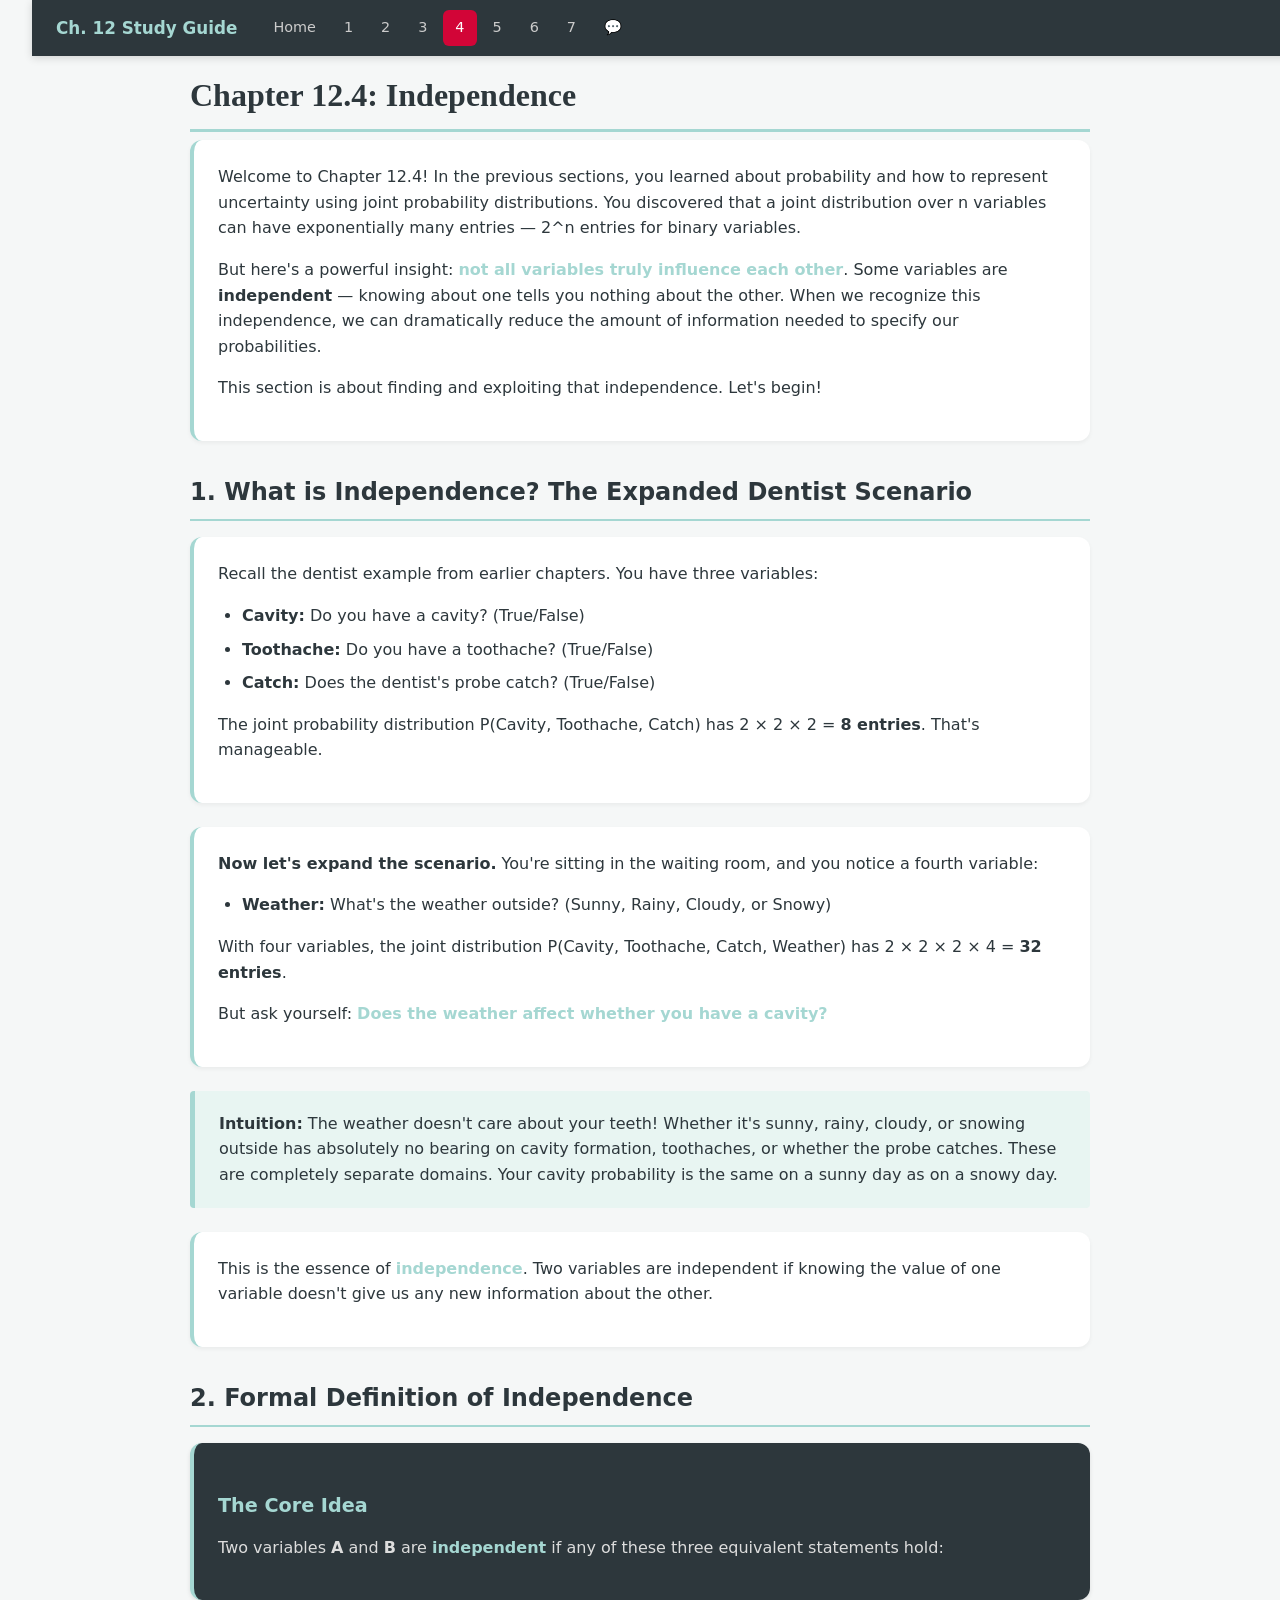
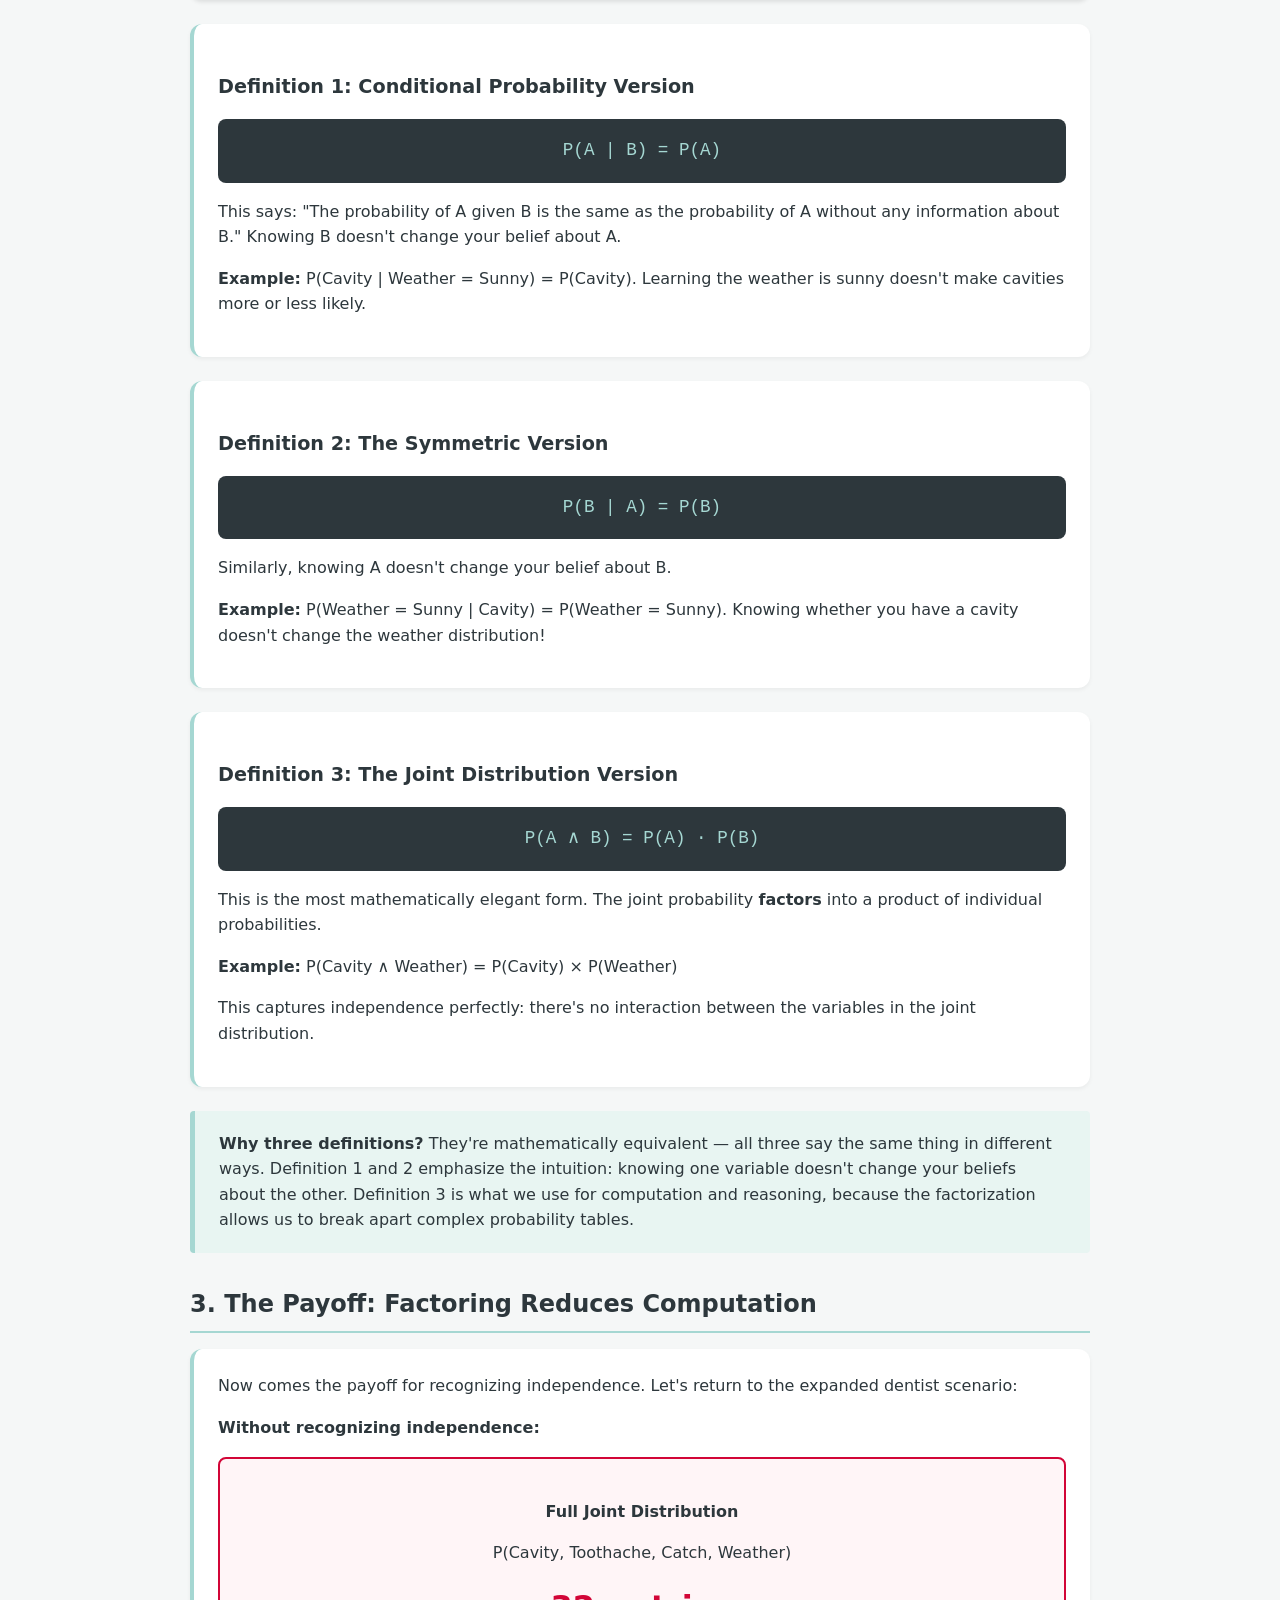
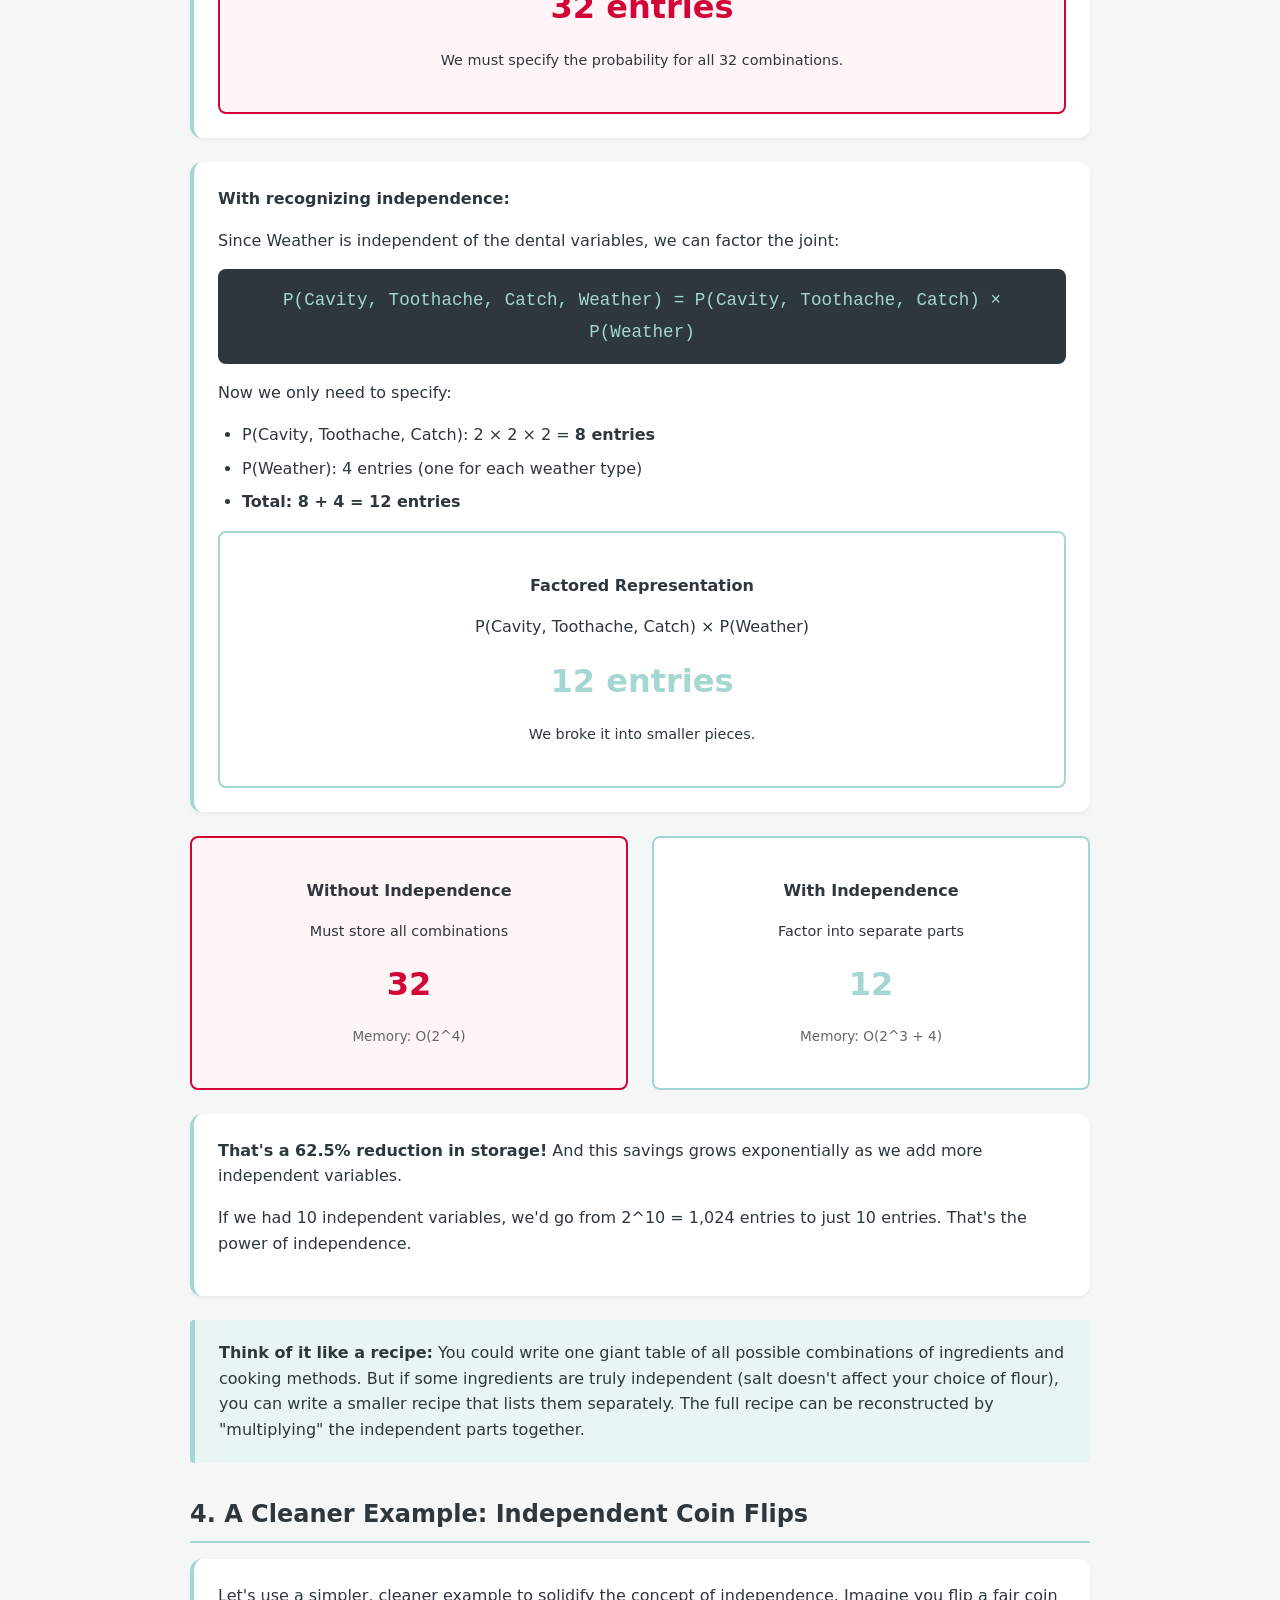
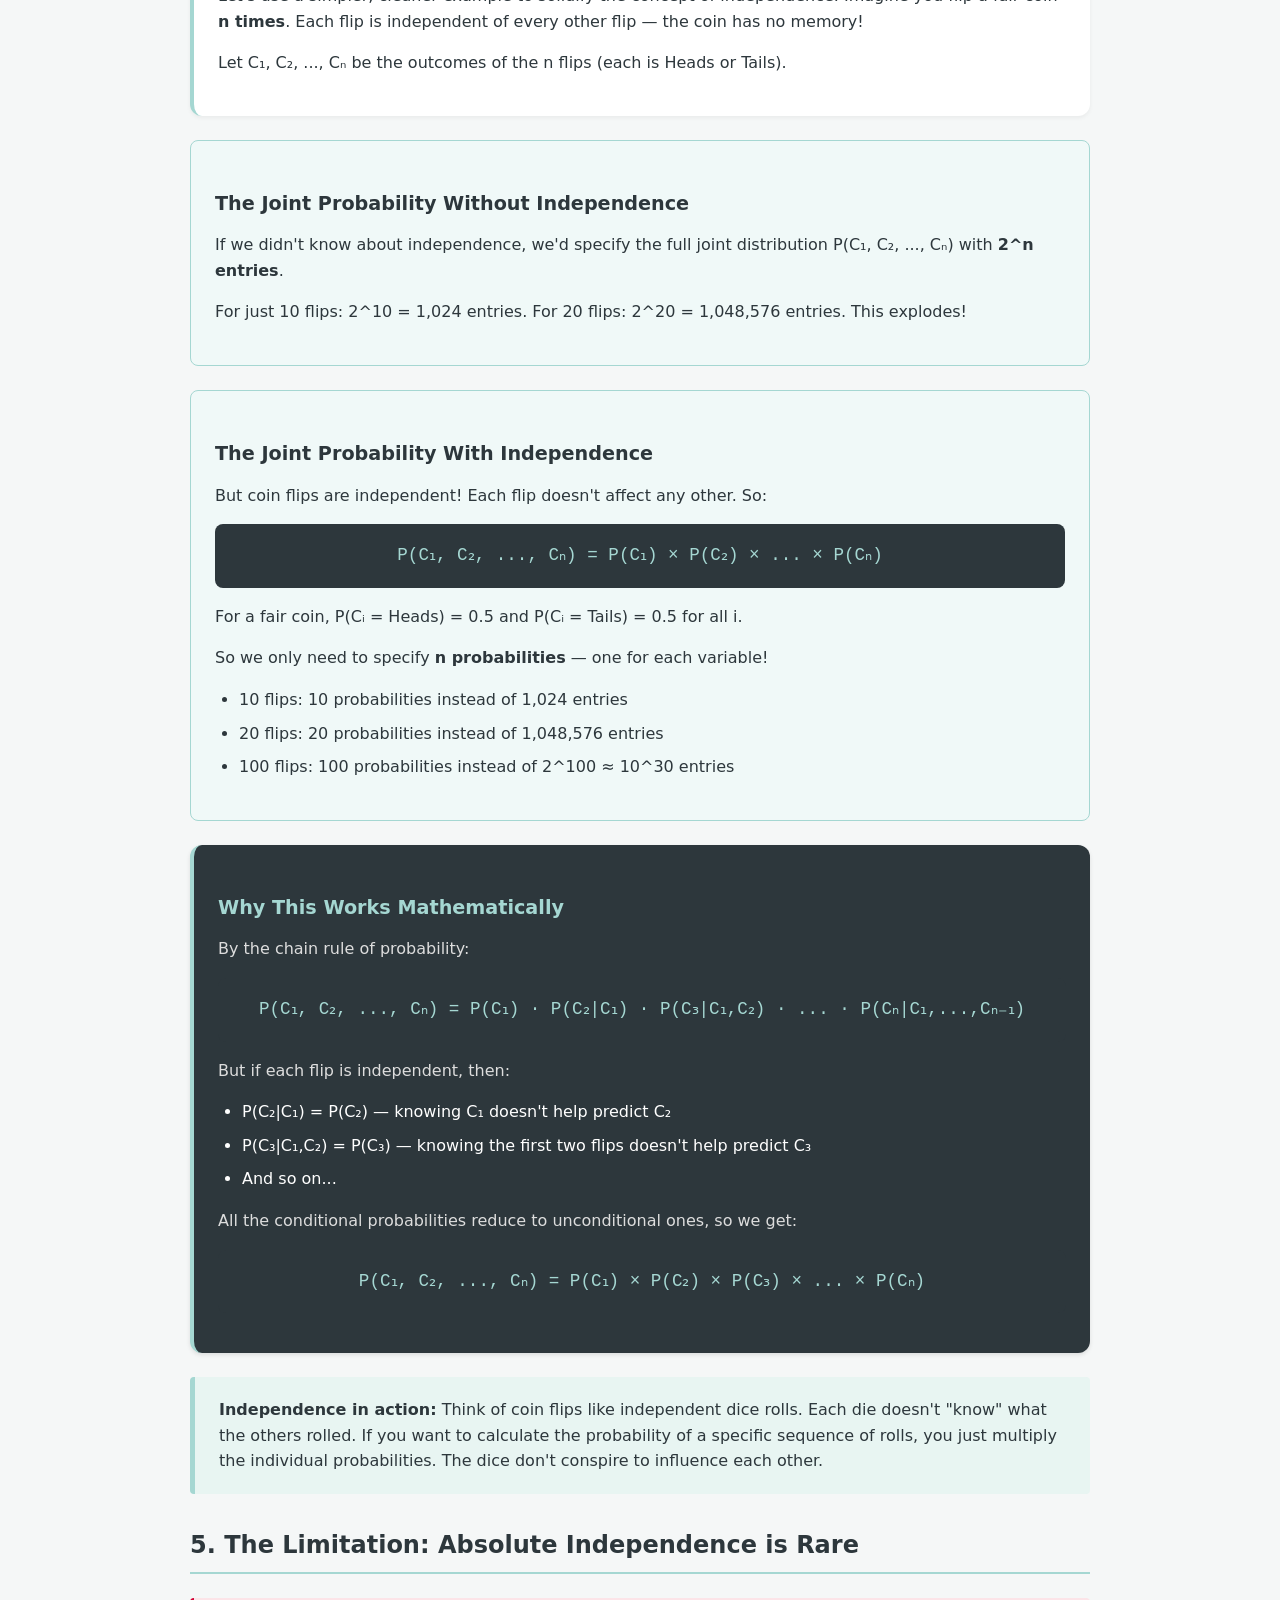
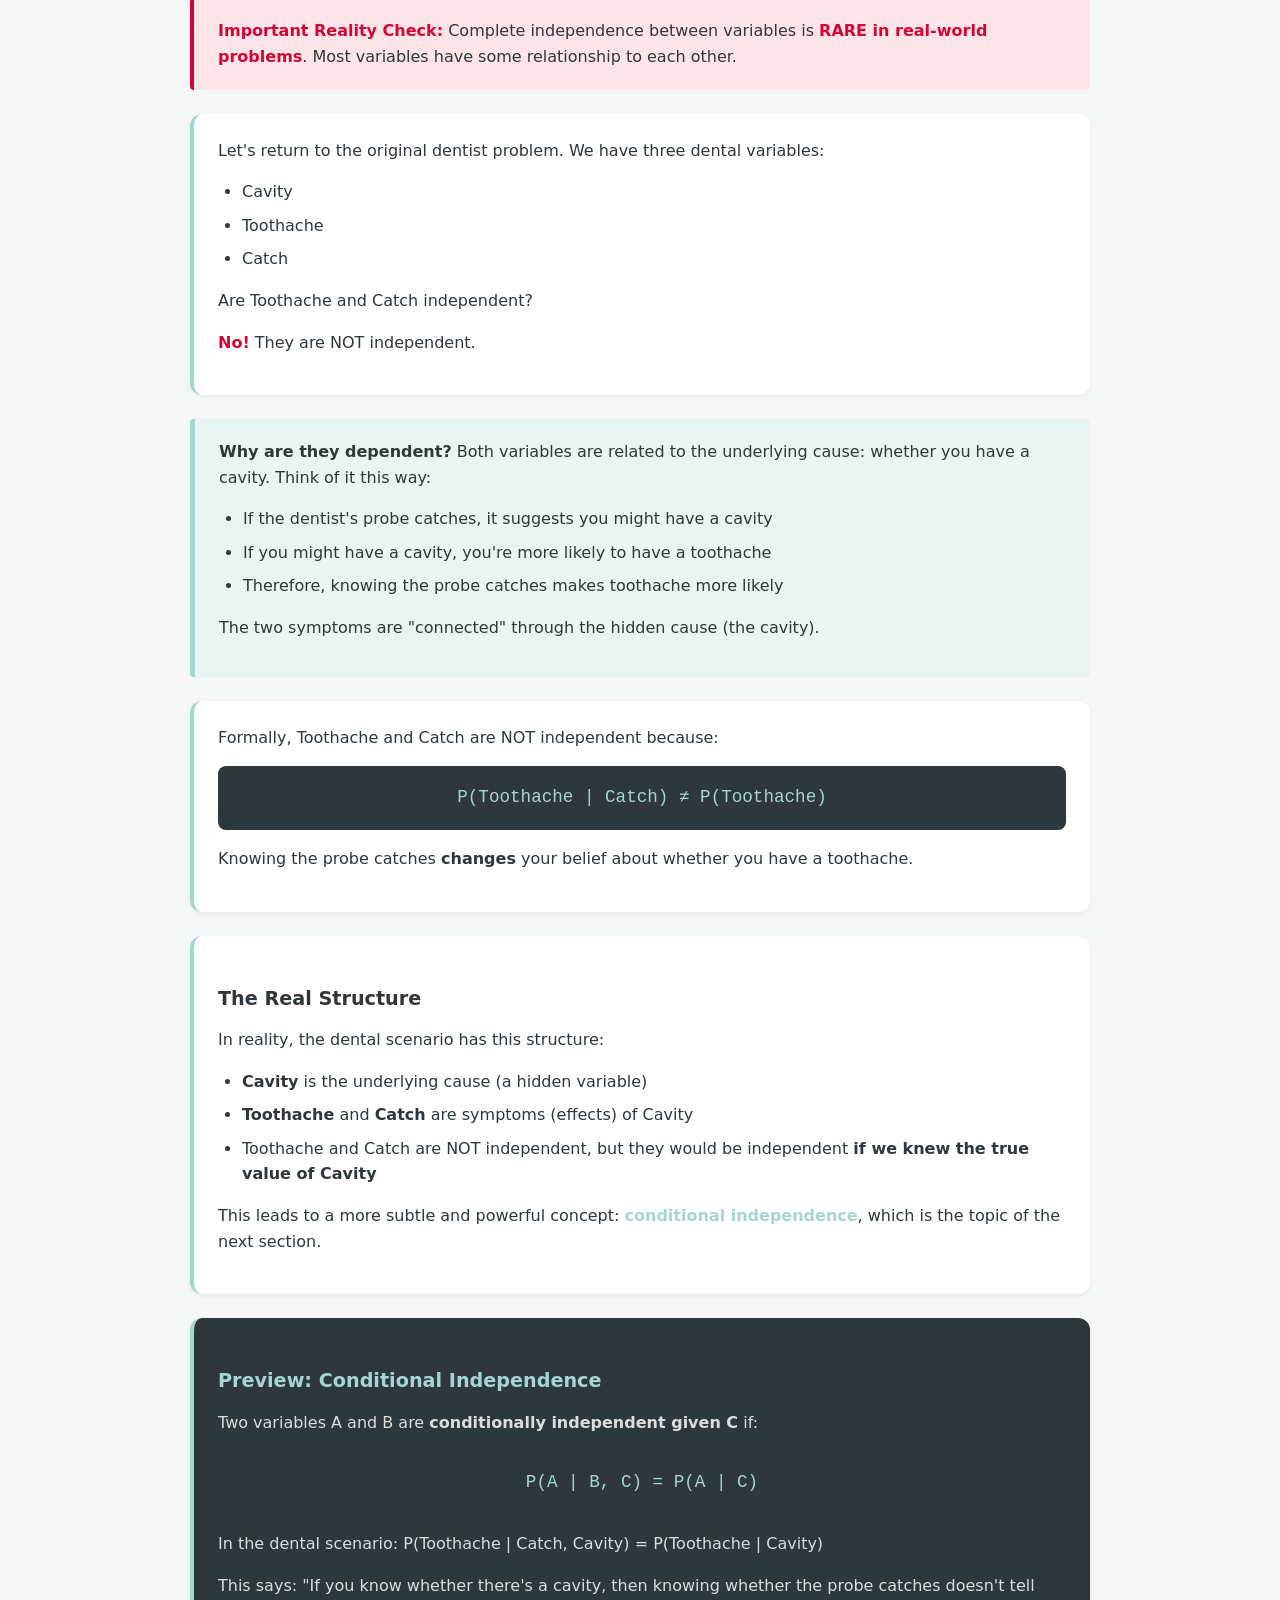
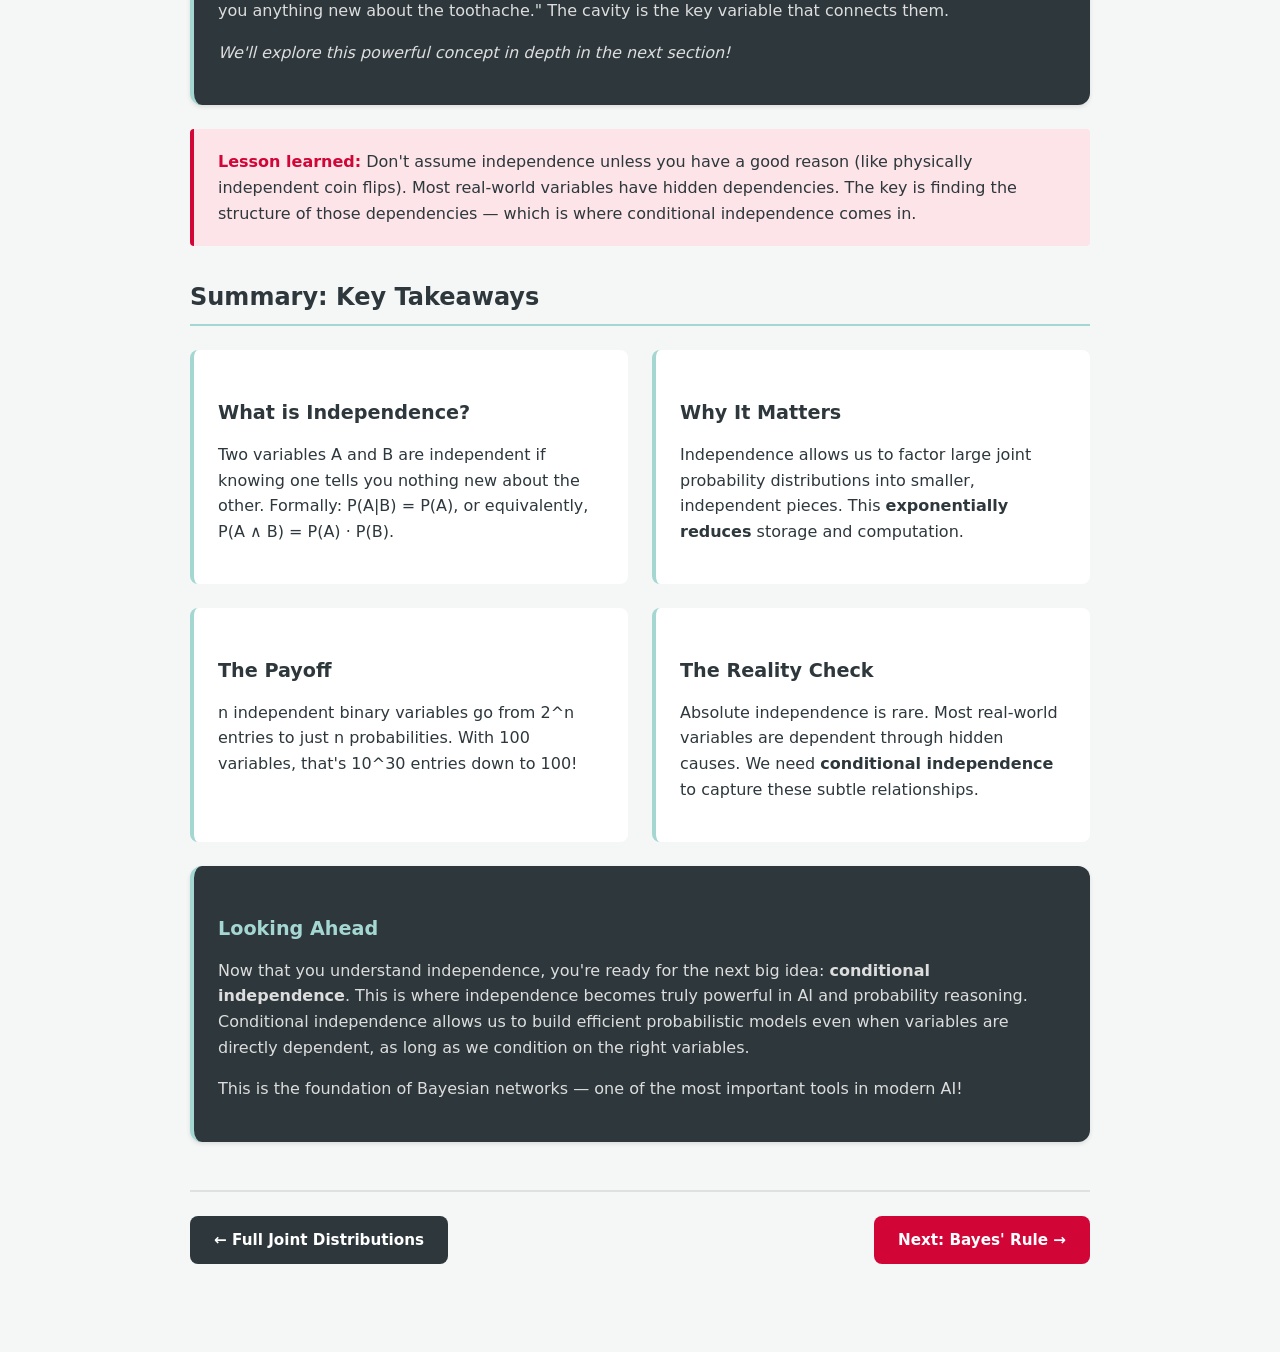
<file: lesson_4_independence.html>
<!DOCTYPE html>
<html lang="en">
<head>
    <meta charset="UTF-8">
    <meta name="viewport" content="width=device-width, initial-scale=1.0">
    <title>Chapter 12.4: Independence - Machine Intelligence Seminar</title>
    <link rel="stylesheet" href="styles.css">
    <style>
        h1 {
            border-bottom: 3px solid #a5d7d2;
            padding-bottom: 0.5rem;
        }

        .card {
            border-left: 4px solid #a5d7d2;
        }

        .dark-card {
            border-left: 4px solid #a5d7d2;
        }

        .visual-comparison {
            display: grid;
            grid-template-columns: 1fr 1fr;
            gap: 1.5rem;
            margin: 1.5rem 0;
        }

        .comparison-box {
            background-color: white;
            border-radius: 8px;
            padding: 1.5rem;
            border: 2px solid #a5d7d2;
            text-align: center;
        }

        .comparison-box.bad {
            border-color: #d20537;
            background-color: #fff5f7;
        }

        .comparison-box h4 {
            margin-bottom: 1rem;
            font-size: 1rem;
        }

        .big-number {
            font-size: 2rem;
            color: #a5d7d2;
            font-weight: bold;
            margin: 1rem 0;
        }

        .comparison-box.bad .big-number {
            color: #d20537;
        }

        .coin-example {
            background-color: #f0f9f8;
            border-radius: 8px;
            padding: 1.5rem;
            margin: 1.5rem 0;
            border: 1px solid #a5d7d2;
        }

        .coin-example code {
            background-color: #2d373c;
            color: #a5d7d2;
            padding: 0.2rem 0.5rem;
            border-radius: 4px;
            font-family: 'Consolas', 'Monaco', monospace;
        }

        .proof-step {
            background-color: white;
            padding: 1rem;
            margin: 0.8rem 0;
            border-left: 3px solid #a5d7d2;
            border-radius: 4px;
        }

        .summary-grid {
            display: grid;
            grid-template-columns: 1fr 1fr;
            gap: 1.5rem;
            margin: 1.5rem 0;
        }

        .summary-item {
            background-color: white;
            padding: 1.5rem;
            border-radius: 8px;
            border-left: 4px solid #a5d7d2;
        }

        @media (max-width: 768px) {
            .visual-comparison,
            .summary-grid {
                grid-template-columns: 1fr;
            }

            h1 {
                font-size: 1.6rem;
            }
        }
    </style>
</head>
<body>

    <nav class="top-nav">
      <a href="index.html" class="nav-brand">Ch. 12 Study Guide</a>
      <div class="nav-links">
        <a href="index.html">Home</a>
        <a href="lesson_1_why_uncertainty.html">1</a>
        <a href="lesson_2_probability_basics.html">2</a>
        <a href="lesson_3_full_joint.html">3</a>
        <a href="lesson_4_independence.html" class="active">4</a>
        <a href="lesson_5_bayes_rule.html">5</a>
        <a href="lesson_6_naive_bayes.html">6</a>
        <a href="lesson_7_wumpus_world.html">7</a>
        <a href="discussion_guide_ch12.html">💬</a>
      </div>
    </nav>

    <div class="container">

    <h1>Chapter 12.4: Independence</h1>

    <div class="card">
        <p>Welcome to Chapter 12.4! In the previous sections, you learned about probability and how to represent uncertainty using joint probability distributions. You discovered that a joint distribution over n variables can have exponentially many entries — 2^n entries for binary variables.</p>
        <p style="margin-top: 1rem;">But here's a powerful insight: <span class="highlight">not all variables truly influence each other</span>. Some variables are <strong>independent</strong> — knowing about one tells you nothing about the other. When we recognize this independence, we can dramatically reduce the amount of information needed to specify our probabilities.</p>
        <p style="margin-top: 1rem;">This section is about finding and exploiting that independence. Let's begin!</p>
    </div>

    <!-- Section 1: The Expanded Dentist Scenario -->
    <h2>1. What is Independence? The Expanded Dentist Scenario</h2>

    <div class="card">
        <p>Recall the dentist example from earlier chapters. You have three variables:</p>
        <ul>
            <li><strong>Cavity:</strong> Do you have a cavity? (True/False)</li>
            <li><strong>Toothache:</strong> Do you have a toothache? (True/False)</li>
            <li><strong>Catch:</strong> Does the dentist's probe catch? (True/False)</li>
        </ul>
        <p style="margin-top: 1rem;">The joint probability distribution P(Cavity, Toothache, Catch) has 2 × 2 × 2 = <strong>8 entries</strong>. That's manageable.</p>
    </div>

    <div class="card">
        <p><strong>Now let's expand the scenario.</strong> You're sitting in the waiting room, and you notice a fourth variable:</p>
        <ul style="margin-top: 1rem;">
            <li><strong>Weather:</strong> What's the weather outside? (Sunny, Rainy, Cloudy, or Snowy)</li>
        </ul>
        <p style="margin-top: 1rem;">With four variables, the joint distribution P(Cavity, Toothache, Catch, Weather) has 2 × 2 × 2 × 4 = <strong>32 entries</strong>.</p>
        <p style="margin-top: 1rem;">But ask yourself: <span class="highlight">Does the weather affect whether you have a cavity?</span></p>
    </div>

    <div class="analogy-box">
        <strong>Intuition:</strong> The weather doesn't care about your teeth! Whether it's sunny, rainy, cloudy, or snowing outside has absolutely no bearing on cavity formation, toothaches, or whether the probe catches. These are completely separate domains. Your cavity probability is the same on a sunny day as on a snowy day.
    </div>

    <div class="card">
        <p>This is the essence of <span class="highlight">independence</span>. Two variables are independent if knowing the value of one variable doesn't give us any new information about the other.</p>
    </div>

    <!-- Section 2: Formal Definition -->
    <h2>2. Formal Definition of Independence</h2>

    <div class="dark-card">
        <h3>The Core Idea</h3>
        <p>Two variables <strong>A</strong> and <strong>B</strong> are <span class="highlight">independent</span> if any of these three equivalent statements hold:</p>
    </div>

    <div class="card">
        <h3>Definition 1: Conditional Probability Version</h3>
        <div class="formula-box">P(A | B) = P(A)</div>
        <p style="margin-top: 1rem;">This says: "The probability of A given B is the same as the probability of A without any information about B." Knowing B doesn't change your belief about A.</p>
        <p style="margin-top: 1rem;"><strong>Example:</strong> P(Cavity | Weather = Sunny) = P(Cavity). Learning the weather is sunny doesn't make cavities more or less likely.</p>
    </div>

    <div class="card">
        <h3>Definition 2: The Symmetric Version</h3>
        <div class="formula-box">P(B | A) = P(B)</div>
        <p style="margin-top: 1rem;">Similarly, knowing A doesn't change your belief about B.</p>
        <p style="margin-top: 1rem;"><strong>Example:</strong> P(Weather = Sunny | Cavity) = P(Weather = Sunny). Knowing whether you have a cavity doesn't change the weather distribution!</p>
    </div>

    <div class="card">
        <h3>Definition 3: The Joint Distribution Version</h3>
        <div class="formula-box">P(A ∧ B) = P(A) · P(B)</div>
        <p style="margin-top: 1rem;">This is the most mathematically elegant form. The joint probability <strong>factors</strong> into a product of individual probabilities.</p>
        <p style="margin-top: 1rem;"><strong>Example:</strong> P(Cavity ∧ Weather) = P(Cavity) × P(Weather)</p>
        <p style="margin-top: 1rem;">This captures independence perfectly: there's no interaction between the variables in the joint distribution.</p>
    </div>

    <div class="analogy-box">
        <strong>Why three definitions?</strong> They're mathematically equivalent — all three say the same thing in different ways. Definition 1 and 2 emphasize the intuition: knowing one variable doesn't change your beliefs about the other. Definition 3 is what we use for computation and reasoning, because the factorization allows us to break apart complex probability tables.
    </div>

    <!-- Section 3: The Payoff - Factoring -->
    <h2>3. The Payoff: Factoring Reduces Computation</h2>

    <div class="card">
        <p>Now comes the payoff for recognizing independence. Let's return to the expanded dentist scenario:</p>
        <p style="margin-top: 1rem;"><strong>Without recognizing independence:</strong></p>
        <div class="comparison-box bad">
            <h4>Full Joint Distribution</h4>
            <p>P(Cavity, Toothache, Catch, Weather)</p>
            <div class="big-number">32 entries</div>
            <p style="margin-top: 1rem; font-size: 0.9rem;">We must specify the probability for all 32 combinations.</p>
        </div>
    </div>

    <div class="card">
        <p><strong>With recognizing independence:</strong></p>
        <p style="margin-top: 1rem;">Since Weather is independent of the dental variables, we can factor the joint:</p>
        <div class="formula-box">P(Cavity, Toothache, Catch, Weather) = P(Cavity, Toothache, Catch) × P(Weather)</div>
        <p style="margin-top: 1rem;">Now we only need to specify:</p>
        <ul>
            <li>P(Cavity, Toothache, Catch): 2 × 2 × 2 = <strong>8 entries</strong></li>
            <li>P(Weather): 4 entries (one for each weather type)</li>
            <li><strong>Total: 8 + 4 = 12 entries</strong></li>
        </ul>
        <div class="comparison-box">
            <h4>Factored Representation</h4>
            <p>P(Cavity, Toothache, Catch) × P(Weather)</p>
            <div class="big-number">12 entries</div>
            <p style="margin-top: 1rem; font-size: 0.9rem;">We broke it into smaller pieces.</p>
        </div>
    </div>

    <div class="visual-comparison">
        <div class="comparison-box bad">
            <h4>Without Independence</h4>
            <p style="font-size: 0.9rem;">Must store all combinations</p>
            <div class="big-number">32</div>
            <p style="font-size: 0.85rem; color: #666;">Memory: O(2^4)</p>
        </div>
        <div class="comparison-box">
            <h4>With Independence</h4>
            <p style="font-size: 0.9rem;">Factor into separate parts</p>
            <div class="big-number">12</div>
            <p style="font-size: 0.85rem; color: #666;">Memory: O(2^3 + 4)</p>
        </div>
    </div>

    <div class="card">
        <p><strong>That's a 62.5% reduction in storage!</strong> And this savings grows exponentially as we add more independent variables.</p>
        <p style="margin-top: 1rem;">If we had 10 independent variables, we'd go from 2^10 = 1,024 entries to just 10 entries. That's the power of independence.</p>
    </div>

    <div class="analogy-box">
        <strong>Think of it like a recipe:</strong> You could write one giant table of all possible combinations of ingredients and cooking methods. But if some ingredients are truly independent (salt doesn't affect your choice of flour), you can write a smaller recipe that lists them separately. The full recipe can be reconstructed by "multiplying" the independent parts together.
    </div>

    <!-- Section 4: Coin Flip Example -->
    <h2>4. A Cleaner Example: Independent Coin Flips</h2>

    <div class="card">
        <p>Let's use a simpler, cleaner example to solidify the concept of independence. Imagine you flip a fair coin <strong>n times</strong>. Each flip is independent of every other flip — the coin has no memory!</p>
        <p style="margin-top: 1rem;">Let C₁, C₂, ..., Cₙ be the outcomes of the n flips (each is Heads or Tails).</p>
    </div>

    <div class="coin-example">
        <h3>The Joint Probability Without Independence</h3>
        <p>If we didn't know about independence, we'd specify the full joint distribution P(C₁, C₂, ..., Cₙ) with <strong>2^n entries</strong>.</p>
        <p style="margin-top: 1rem;">For just 10 flips: 2^10 = 1,024 entries. For 20 flips: 2^20 = 1,048,576 entries. This explodes!</p>
    </div>

    <div class="coin-example">
        <h3>The Joint Probability With Independence</h3>
        <p>But coin flips are independent! Each flip doesn't affect any other. So:</p>
        <div class="formula-box">P(C₁, C₂, ..., Cₙ) = P(C₁) × P(C₂) × ... × P(Cₙ)</div>
        <p style="margin-top: 1rem;">For a fair coin, P(Cᵢ = Heads) = 0.5 and P(Cᵢ = Tails) = 0.5 for all i.</p>
        <p style="margin-top: 1rem;">So we only need to specify <strong>n probabilities</strong> — one for each variable!</p>
        <ul style="margin-top: 1rem;">
            <li>10 flips: 10 probabilities instead of 1,024 entries</li>
            <li>20 flips: 20 probabilities instead of 1,048,576 entries</li>
            <li>100 flips: 100 probabilities instead of 2^100 ≈ 10^30 entries</li>
        </ul>
    </div>

    <div class="dark-card">
        <h3>Why This Works Mathematically</h3>
        <p>By the chain rule of probability:</p>
        <div class="formula-box" style="margin-top: 1rem;">P(C₁, C₂, ..., Cₙ) = P(C₁) · P(C₂|C₁) · P(C₃|C₁,C₂) · ... · P(Cₙ|C₁,...,Cₙ₋₁)</div>
        <p style="margin-top: 1rem;">But if each flip is independent, then:</p>
        <ul style="margin-top: 1rem;">
            <li>P(C₂|C₁) = P(C₂) — knowing C₁ doesn't help predict C₂</li>
            <li>P(C₃|C₁,C₂) = P(C₃) — knowing the first two flips doesn't help predict C₃</li>
            <li>And so on...</li>
        </ul>
        <p style="margin-top: 1rem;">All the conditional probabilities reduce to unconditional ones, so we get:</p>
        <div class="formula-box" style="margin-top: 1rem;">P(C₁, C₂, ..., Cₙ) = P(C₁) × P(C₂) × P(C₃) × ... × P(Cₙ)</div>
    </div>

    <div class="analogy-box">
        <strong>Independence in action:</strong> Think of coin flips like independent dice rolls. Each die doesn't "know" what the others rolled. If you want to calculate the probability of a specific sequence of rolls, you just multiply the individual probabilities. The dice don't conspire to influence each other.
    </div>

    <!-- Section 5: The Limitation -->
    <h2>5. The Limitation: Absolute Independence is Rare</h2>

    <div class="warning-box">
        <strong>Important Reality Check:</strong> Complete independence between variables is <span class="highlight-bad">RARE in real-world problems</span>. Most variables have some relationship to each other.
    </div>

    <div class="card">
        <p>Let's return to the original dentist problem. We have three dental variables:</p>
        <ul>
            <li>Cavity</li>
            <li>Toothache</li>
            <li>Catch</li>
        </ul>
        <p style="margin-top: 1rem;">Are Toothache and Catch independent?</p>
        <p style="margin-top: 1rem;"><span class="highlight-bad">No!</span> They are NOT independent.</p>
    </div>

    <div class="analogy-box">
        <strong>Why are they dependent?</strong> Both variables are related to the underlying cause: whether you have a cavity. Think of it this way:
        <ul style="margin-top: 1rem;">
            <li>If the dentist's probe catches, it suggests you might have a cavity</li>
            <li>If you might have a cavity, you're more likely to have a toothache</li>
            <li>Therefore, knowing the probe catches makes toothache more likely</li>
        </ul>
        <p style="margin-top: 1rem;">The two symptoms are "connected" through the hidden cause (the cavity).</p>
    </div>

    <div class="card">
        <p>Formally, Toothache and Catch are NOT independent because:</p>
        <div class="formula-box">P(Toothache | Catch) ≠ P(Toothache)</div>
        <p style="margin-top: 1rem;">Knowing the probe catches <strong>changes</strong> your belief about whether you have a toothache.</p>
    </div>

    <div class="card">
        <h3>The Real Structure</h3>
        <p>In reality, the dental scenario has this structure:</p>
        <ul style="margin-top: 1rem;">
            <li><strong>Cavity</strong> is the underlying cause (a hidden variable)</li>
            <li><strong>Toothache</strong> and <strong>Catch</strong> are symptoms (effects) of Cavity</li>
            <li>Toothache and Catch are NOT independent, but they would be independent <strong>if we knew the true value of Cavity</strong></li>
        </ul>
        <p style="margin-top: 1rem;">This leads to a more subtle and powerful concept: <span class="highlight">conditional independence</span>, which is the topic of the next section.</p>
    </div>

    <div class="dark-card">
        <h3>Preview: Conditional Independence</h3>
        <p>Two variables A and B are <strong>conditionally independent given C</strong> if:</p>
        <div class="formula-box" style="margin-top: 1rem;">P(A | B, C) = P(A | C)</div>
        <p style="margin-top: 1rem;">In the dental scenario: P(Toothache | Catch, Cavity) = P(Toothache | Cavity)</p>
        <p style="margin-top: 1rem;">This says: "If you know whether there's a cavity, then knowing whether the probe catches doesn't tell you anything new about the toothache." The cavity is the key variable that connects them.</p>
        <p style="margin-top: 1rem;"><em>We'll explore this powerful concept in depth in the next section!</em></p>
    </div>

    <div class="warning-box">
        <strong>Lesson learned:</strong> Don't assume independence unless you have a good reason (like physically independent coin flips). Most real-world variables have hidden dependencies. The key is finding the structure of those dependencies — which is where conditional independence comes in.
    </div>

    <!-- Summary Section -->
    <h2>Summary: Key Takeaways</h2>

    <div class="summary-grid">
        <div class="summary-item">
            <h3>What is Independence?</h3>
            <p>Two variables A and B are independent if knowing one tells you nothing new about the other. Formally: P(A|B) = P(A), or equivalently, P(A ∧ B) = P(A) · P(B).</p>
        </div>
        <div class="summary-item">
            <h3>Why It Matters</h3>
            <p>Independence allows us to factor large joint probability distributions into smaller, independent pieces. This <strong>exponentially reduces</strong> storage and computation.</p>
        </div>
        <div class="summary-item">
            <h3>The Payoff</h3>
            <p>n independent binary variables go from 2^n entries to just n probabilities. With 100 variables, that's 10^30 entries down to 100!</p>
        </div>
        <div class="summary-item">
            <h3>The Reality Check</h3>
            <p>Absolute independence is rare. Most real-world variables are dependent through hidden causes. We need <strong>conditional independence</strong> to capture these subtle relationships.</p>
        </div>
    </div>

    <div class="dark-card">
        <h3>Looking Ahead</h3>
        <p>Now that you understand independence, you're ready for the next big idea: <strong>conditional independence</strong>. This is where independence becomes truly powerful in AI and probability reasoning. Conditional independence allows us to build efficient probabilistic models even when variables are directly dependent, as long as we condition on the right variables.</p>
        <p style="margin-top: 1rem;">This is the foundation of Bayesian networks — one of the most important tools in modern AI!</p>
    </div>

    <div class="bottom-nav">
      <a href="lesson_3_full_joint.html" class="nav-btn prev">&larr; Full Joint Distributions</a>
      <a href="lesson_5_bayes_rule.html" class="nav-btn next">Next: Bayes' Rule &rarr;</a>
    </div>

    </div>

</body>
</html>
</file>
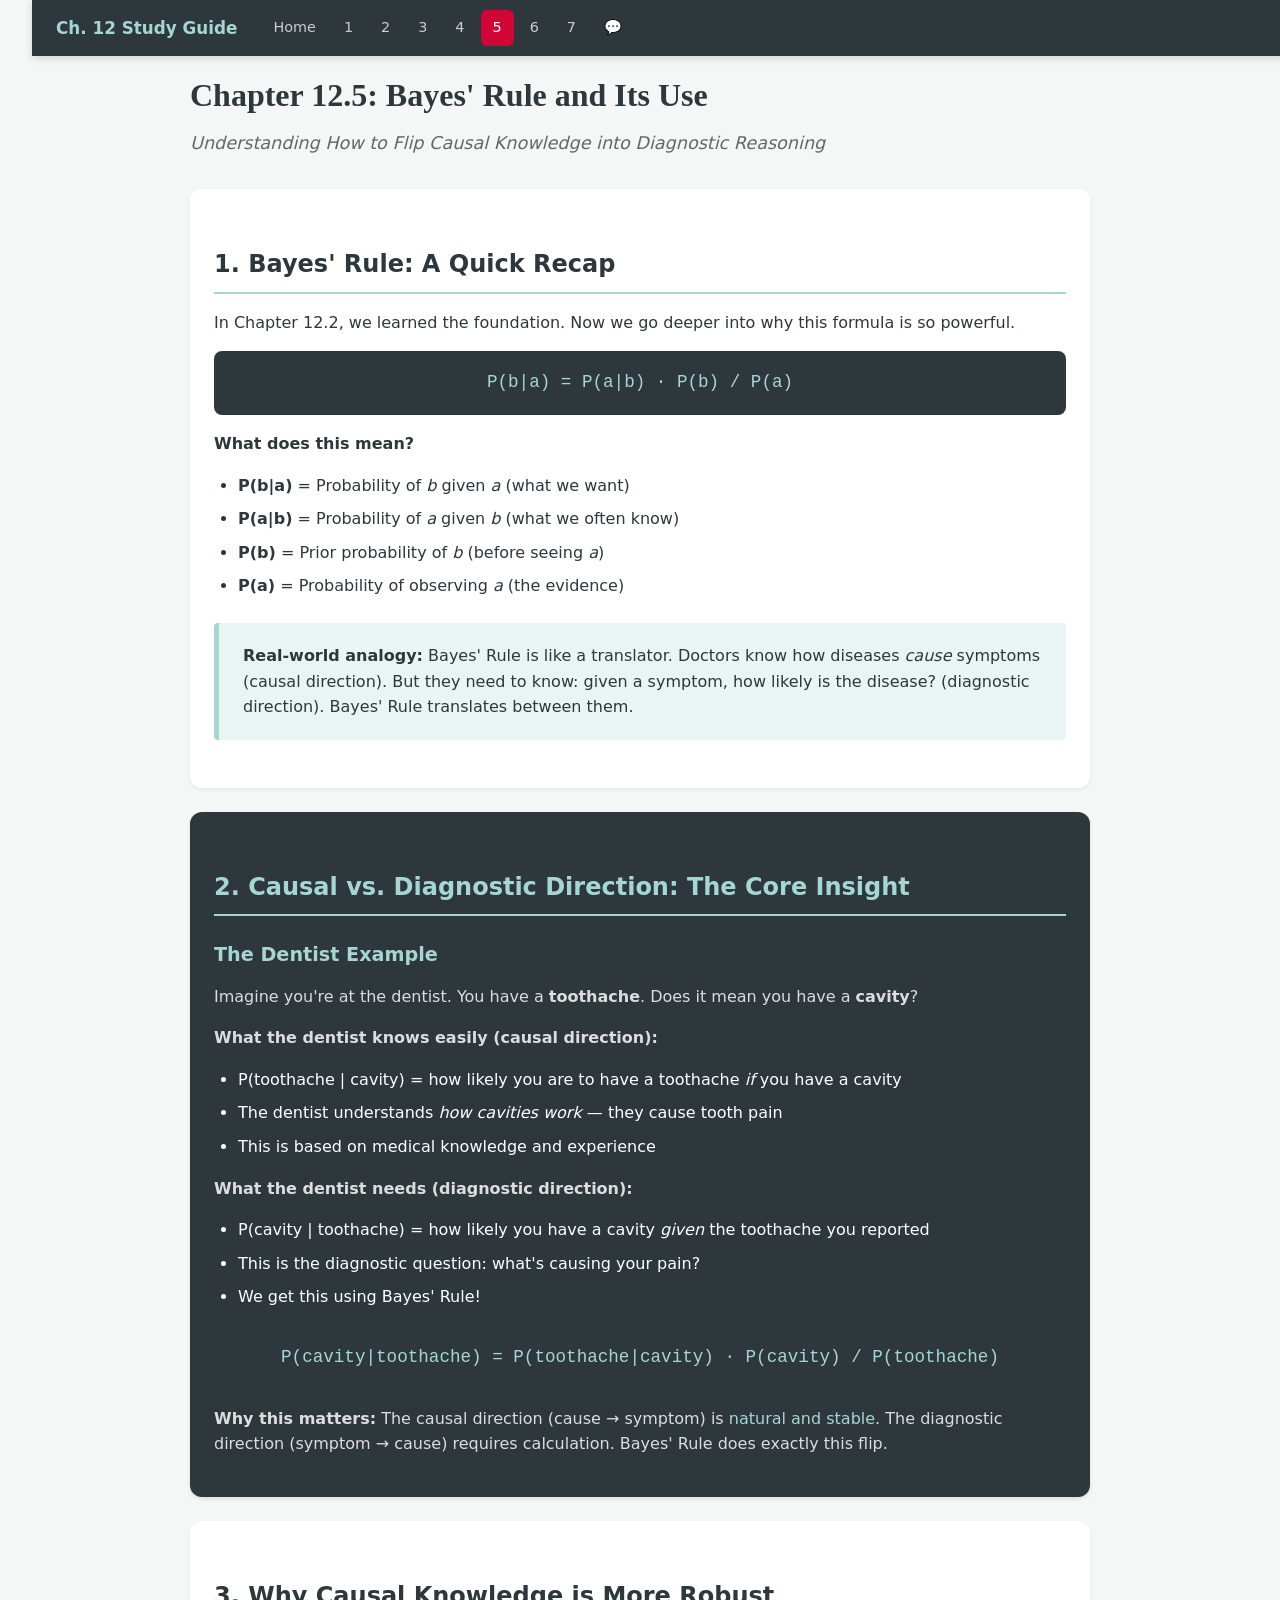
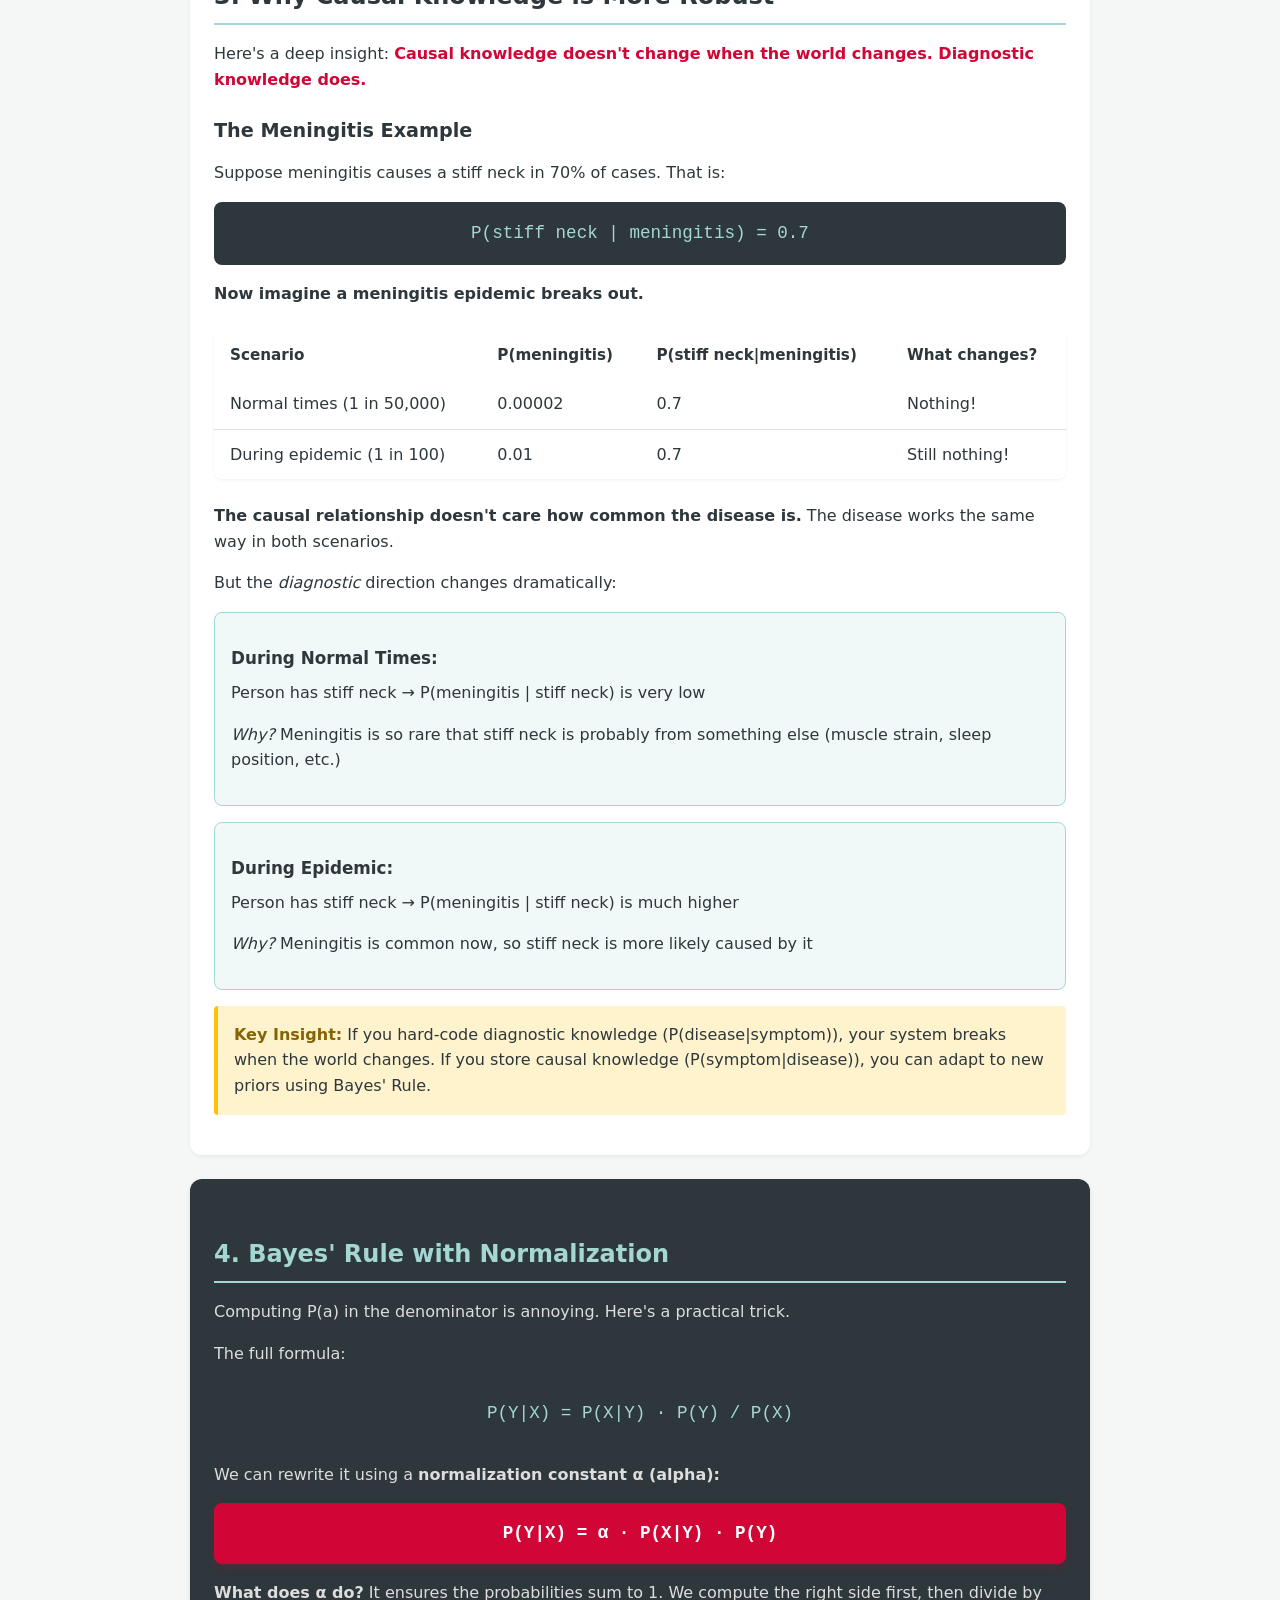
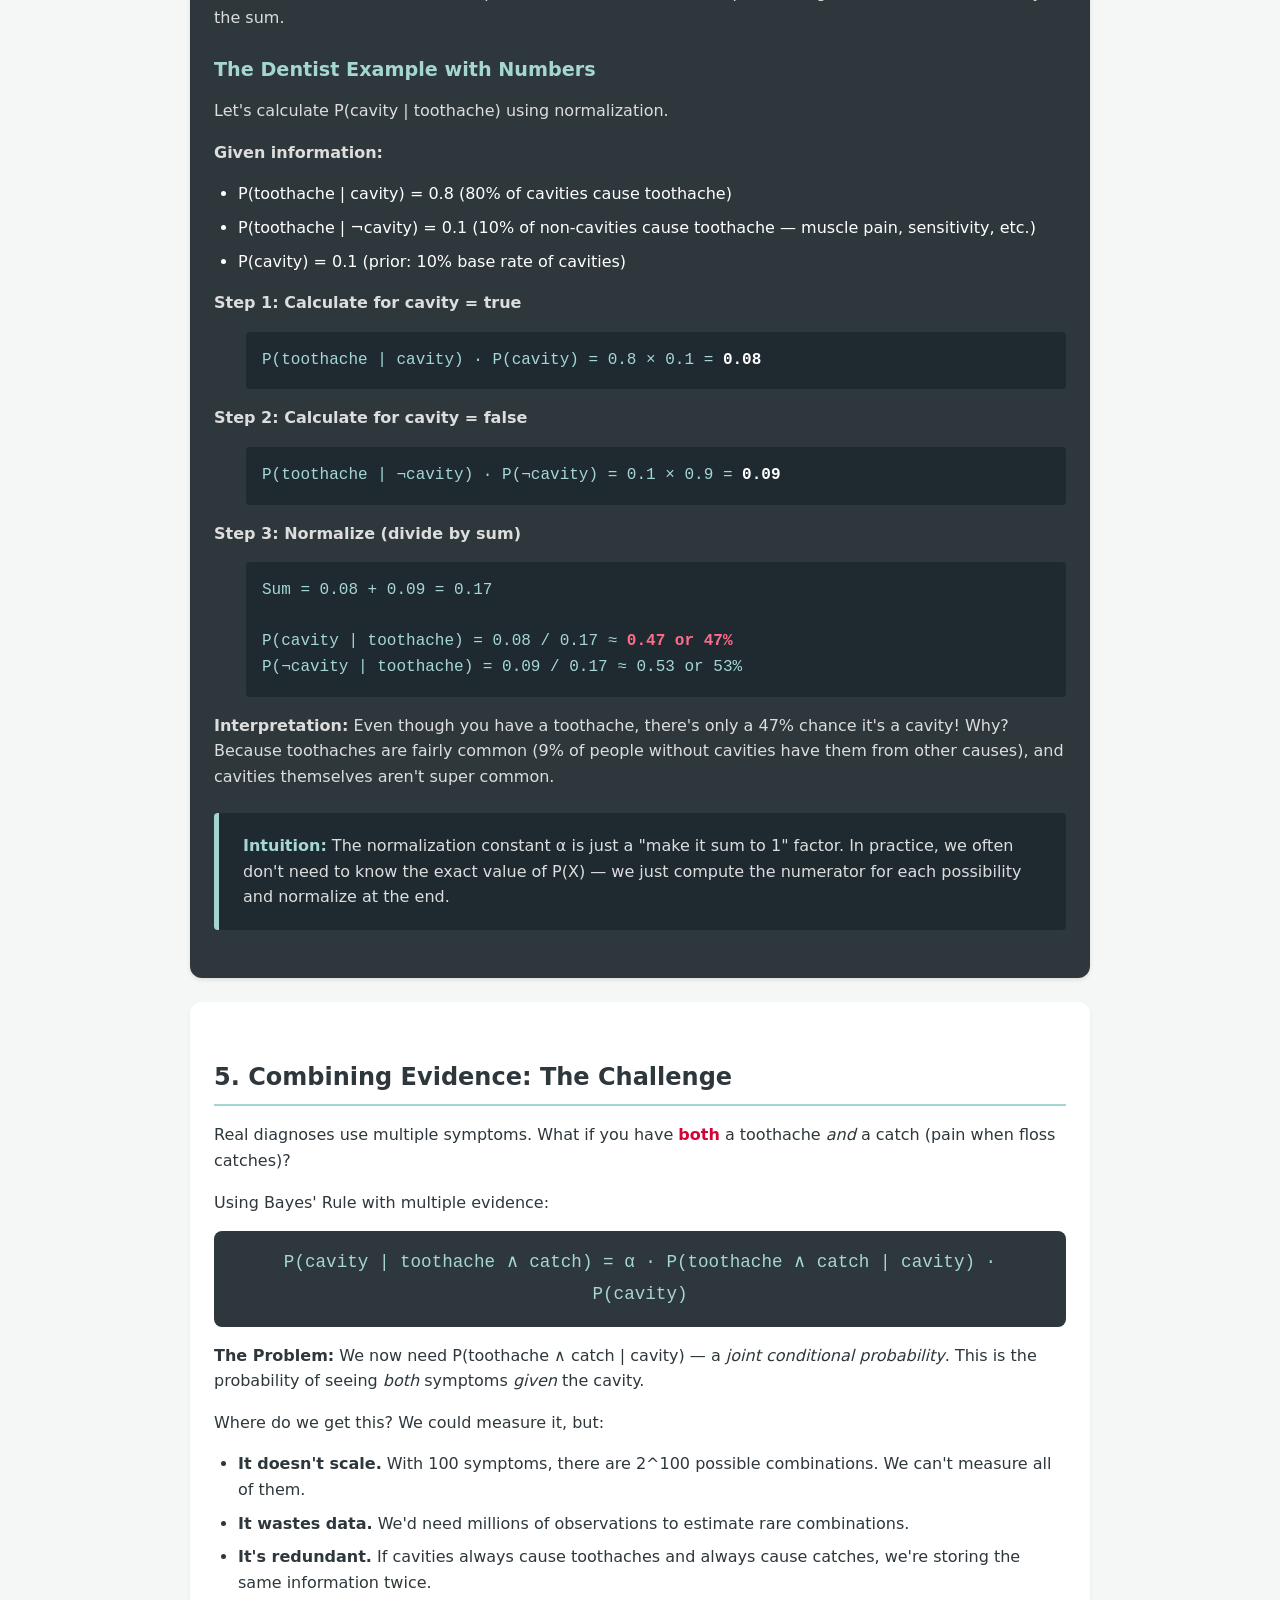
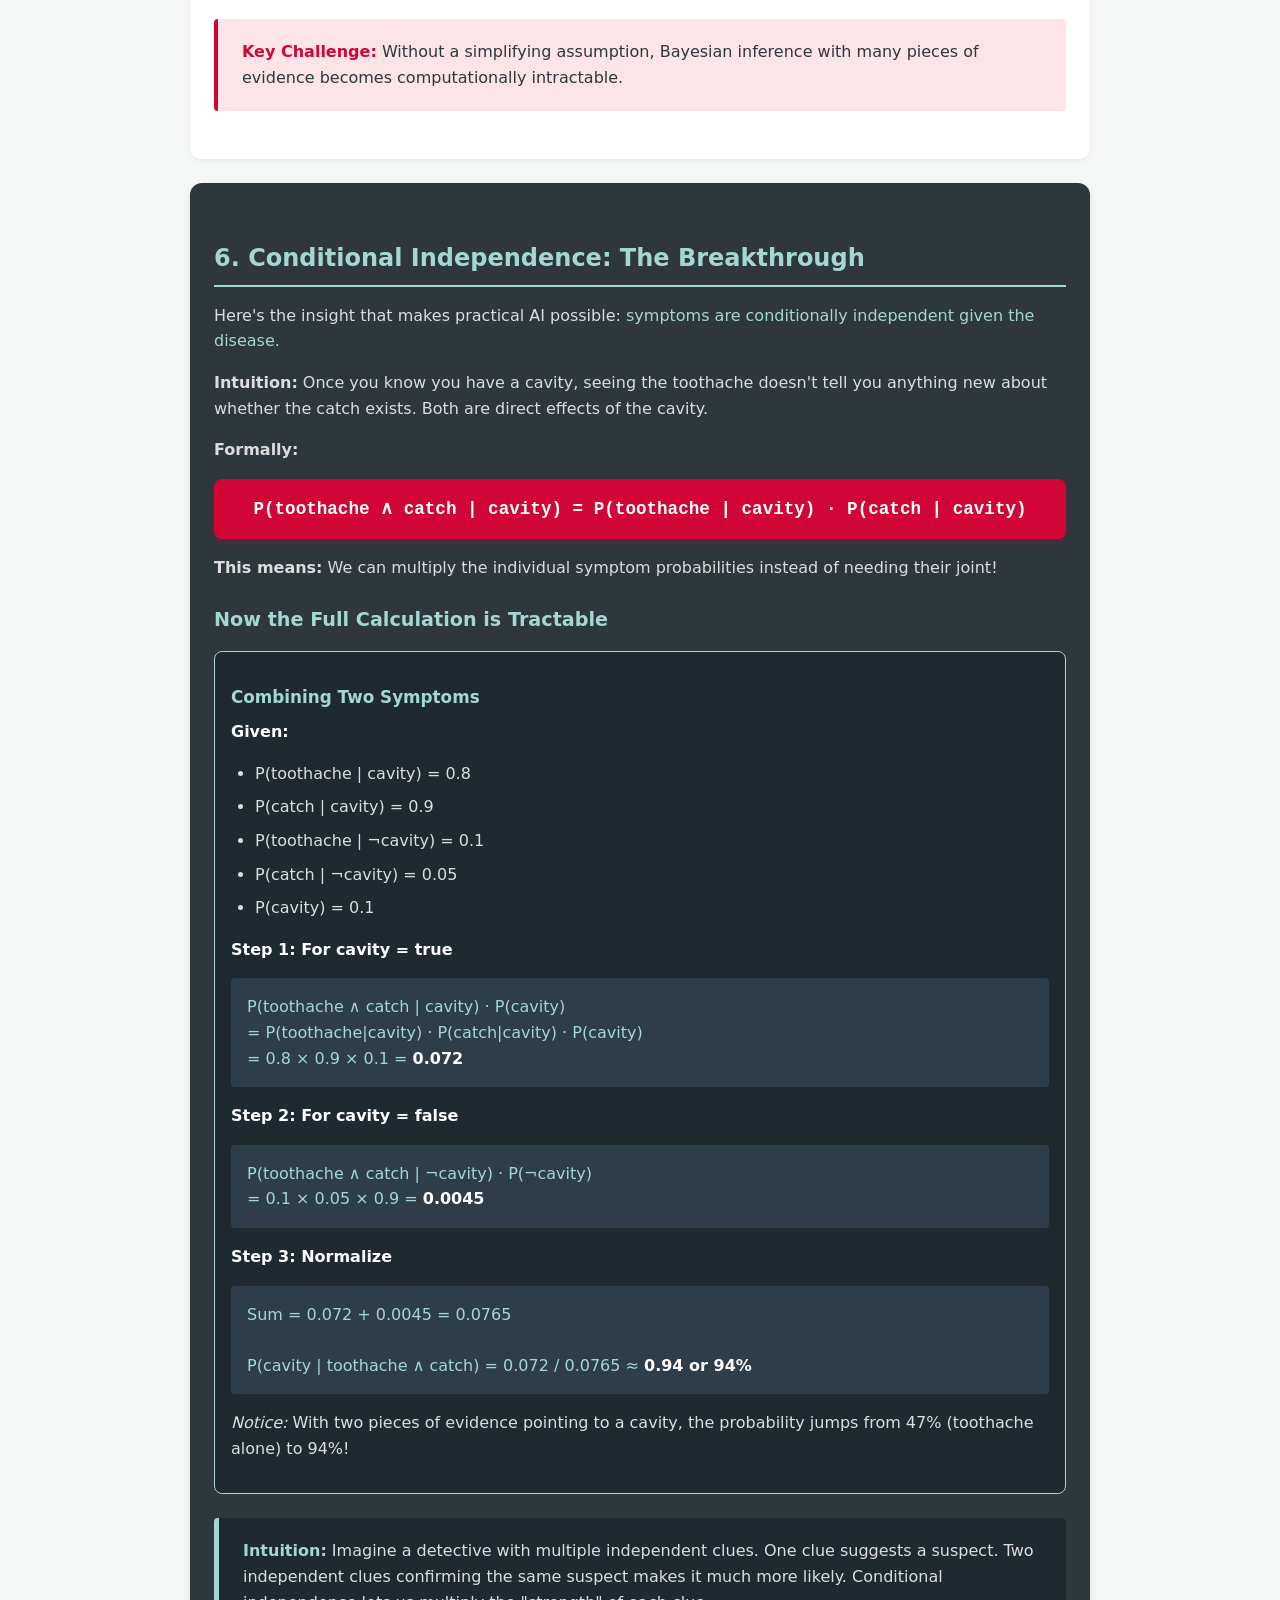
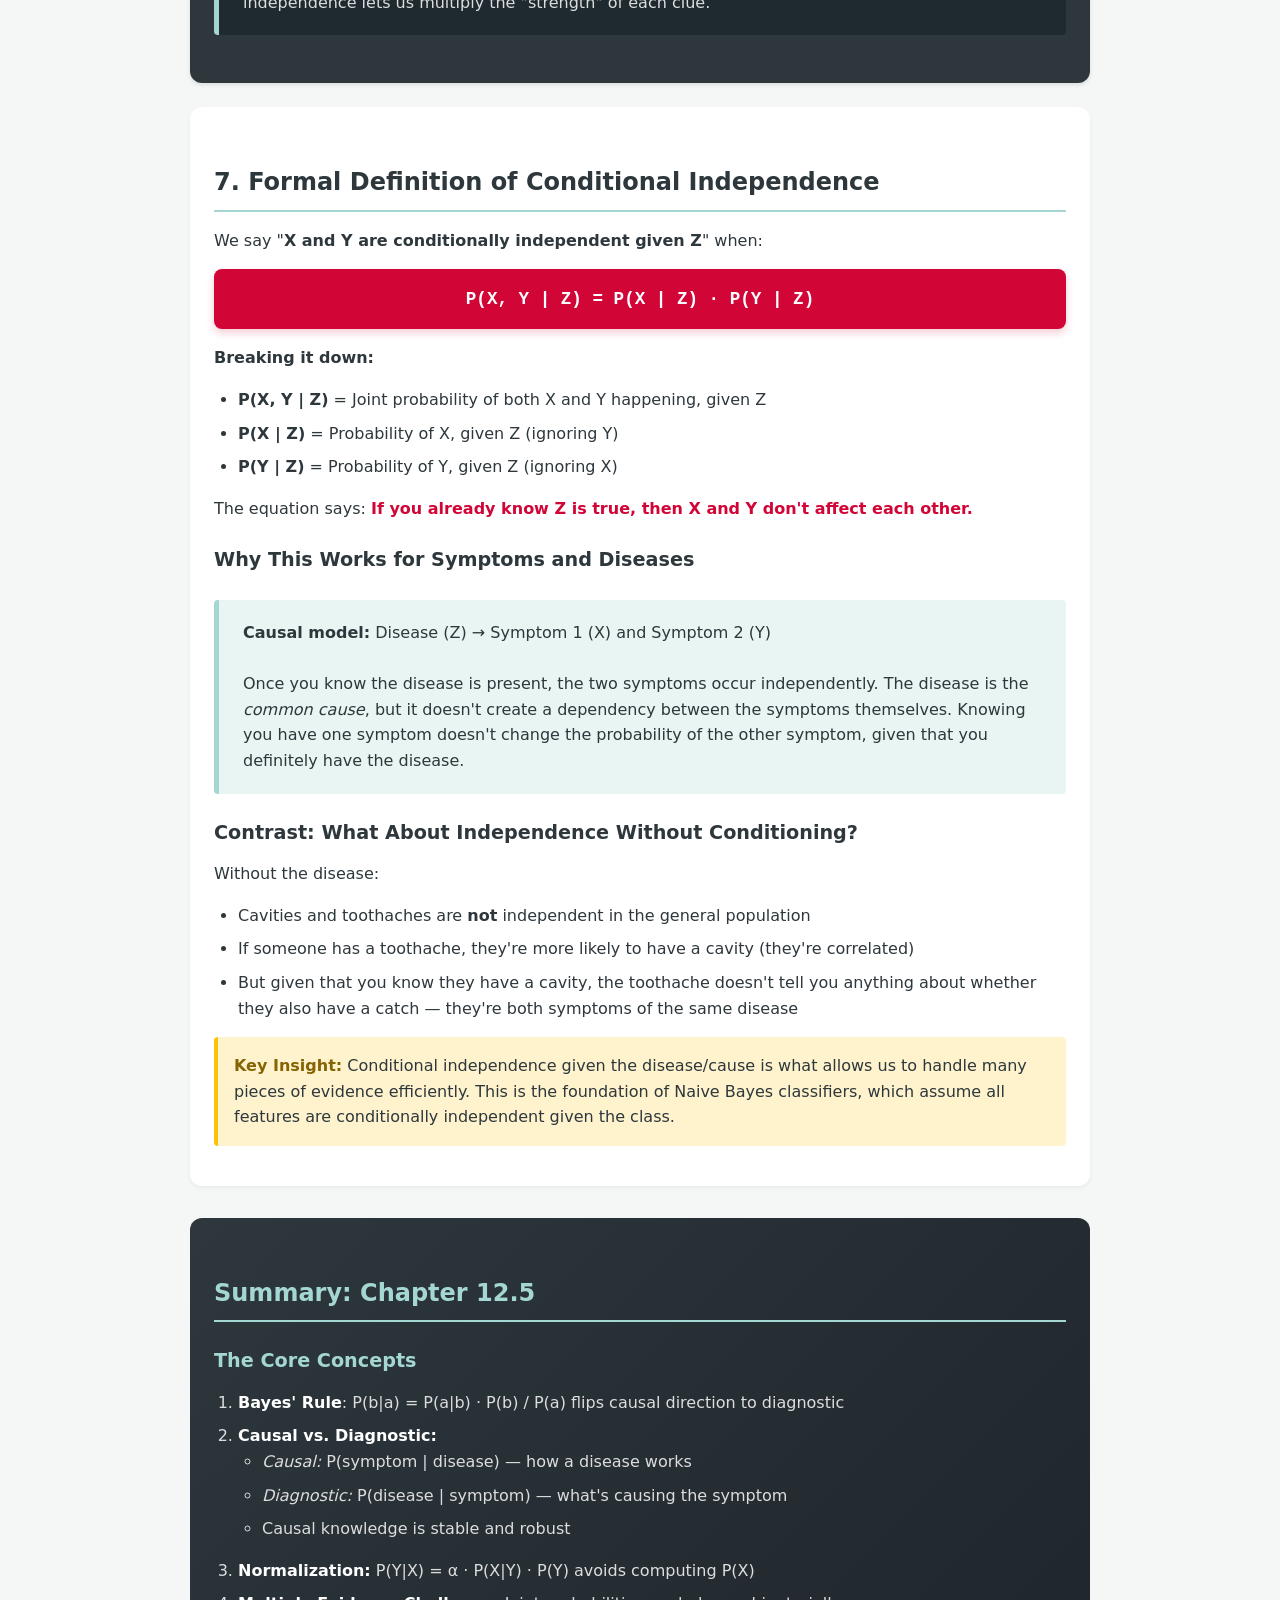
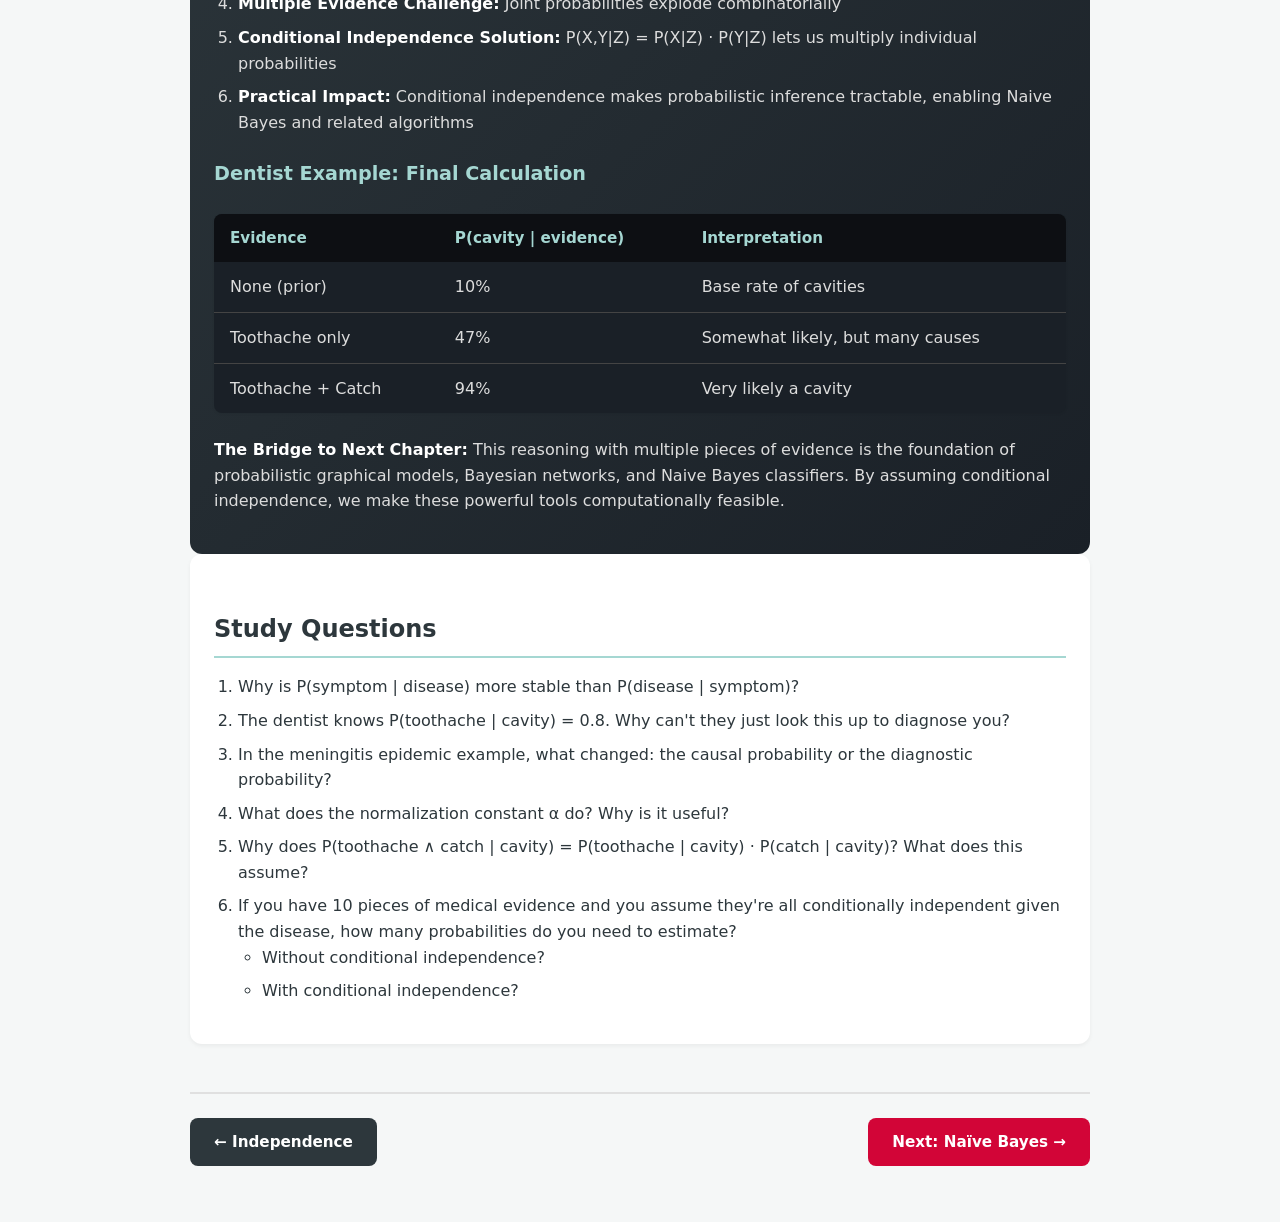
<file: lesson_5_bayes_rule.html>
<!DOCTYPE html>
<html lang="en">
<head>
    <meta charset="UTF-8">
    <meta name="viewport" content="width=device-width, initial-scale=1.0">
    <title>Chapter 12.5: Bayes' Rule and Its Use</title>
    <link rel="stylesheet" href="styles.css">
    <style>
        .key-takeaway {
            background-color: #fff3cd;
            border-left: 4px solid #ffc107;
            padding: 1rem;
            margin: 1rem 0;
            border-radius: 4px;
        }

        .key-takeaway strong {
            color: #856404;
        }

        .indent {
            margin-left: 2rem;
        }
    </style>
</head>
<body>

    <nav class="top-nav">
      <a href="index.html" class="nav-brand">Ch. 12 Study Guide</a>
      <div class="nav-links">
        <a href="index.html">Home</a>
        <a href="lesson_1_why_uncertainty.html">1</a>
        <a href="lesson_2_probability_basics.html">2</a>
        <a href="lesson_3_full_joint.html">3</a>
        <a href="lesson_4_independence.html">4</a>
        <a href="lesson_5_bayes_rule.html" class="active">5</a>
        <a href="lesson_6_naive_bayes.html">6</a>
        <a href="lesson_7_wumpus_world.html">7</a>
        <a href="discussion_guide_ch12.html">💬</a>
      </div>
    </nav>

    <div class="container">
        <h1>Chapter 12.5: Bayes' Rule and Its Use</h1>
        <p class="subtitle">Understanding How to Flip Causal Knowledge into Diagnostic Reasoning</p>

        <!-- Section 1: Recap -->
        <div class="card">
            <h2>1. Bayes' Rule: A Quick Recap</h2>
            <p>In Chapter 12.2, we learned the foundation. Now we go deeper into why this formula is so powerful.</p>

            <div class="formula-box">
P(b|a) = P(a|b) · P(b) / P(a)
            </div>

            <p><strong>What does this mean?</strong></p>
            <ul>
                <li><strong>P(b|a)</strong> = Probability of <em>b</em> given <em>a</em> (what we want)</li>
                <li><strong>P(a|b)</strong> = Probability of <em>a</em> given <em>b</em> (what we often know)</li>
                <li><strong>P(b)</strong> = Prior probability of <em>b</em> (before seeing <em>a</em>)</li>
                <li><strong>P(a)</strong> = Probability of observing <em>a</em> (the evidence)</li>
            </ul>

            <div class="analogy-box">
                <strong>Real-world analogy:</strong> Bayes' Rule is like a translator. Doctors know how diseases <em>cause</em> symptoms (causal direction). But they need to know: given a symptom, how likely is the disease? (diagnostic direction). Bayes' Rule translates between them.
            </div>
        </div>

        <!-- Section 2: Causal vs Diagnostic -->
        <div class="dark-card">
            <h2 style="color:#a5d7d2;">2. Causal vs. Diagnostic Direction: The Core Insight</h2>

            <h3>The Dentist Example</h3>
            <p>Imagine you're at the dentist. You have a <strong>toothache</strong>. Does it mean you have a <strong>cavity</strong>?</p>

            <p><strong>What the dentist knows easily (causal direction):</strong></p>
            <ul>
                <li>P(toothache | cavity) = how likely you are to have a toothache <em>if</em> you have a cavity</li>
                <li>The dentist understands <em>how cavities work</em> — they cause tooth pain</li>
                <li>This is based on medical knowledge and experience</li>
            </ul>

            <p style="margin-top: 1rem;"><strong>What the dentist needs (diagnostic direction):</strong></p>
            <ul>
                <li>P(cavity | toothache) = how likely you have a cavity <em>given</em> the toothache you reported</li>
                <li>This is the diagnostic question: what's causing your pain?</li>
                <li>We get this using Bayes' Rule!</li>
            </ul>

            <div class="formula-box">
P(cavity|toothache) = P(toothache|cavity) · P(cavity) / P(toothache)
            </div>

            <p style="margin-top: 1rem;"><strong>Why this matters:</strong> The causal direction (cause → symptom) is <span class="teal">natural and stable</span>. The diagnostic direction (symptom → cause) requires calculation. Bayes' Rule does exactly this flip.</p>
        </div>

        <!-- Section 3: Why Causal is Robust -->
        <div class="card">
            <h2>3. Why Causal Knowledge is More Robust</h2>

            <p>Here's a deep insight: <span class="highlight-red">Causal knowledge doesn't change when the world changes. Diagnostic knowledge does.</span></p>

            <h3>The Meningitis Example</h3>
            <p>Suppose meningitis causes a stiff neck in 70% of cases. That is:</p>

            <div class="formula-box">
P(stiff neck | meningitis) = 0.7
            </div>

            <p><strong>Now imagine a meningitis epidemic breaks out.</strong></p>

            <table>
                <tr>
                    <th>Scenario</th>
                    <th>P(meningitis)</th>
                    <th>P(stiff neck|meningitis)</th>
                    <th>What changes?</th>
                </tr>
                <tr>
                    <td>Normal times (1 in 50,000)</td>
                    <td>0.00002</td>
                    <td>0.7</td>
                    <td>Nothing!</td>
                </tr>
                <tr>
                    <td>During epidemic (1 in 100)</td>
                    <td>0.01</td>
                    <td>0.7</td>
                    <td>Still nothing!</td>
                </tr>
            </table>

            <p style="margin-top: 1rem;"><strong>The causal relationship doesn't care how common the disease is.</strong> The disease works the same way in both scenarios.</p>

            <p>But the <em>diagnostic</em> direction changes dramatically:</p>

            <div class="example-box">
                <h4>During Normal Times:</h4>
                <p>Person has stiff neck → P(meningitis | stiff neck) is very low</p>
                <p><em>Why?</em> Meningitis is so rare that stiff neck is probably from something else (muscle strain, sleep position, etc.)</p>
            </div>

            <div class="example-box">
                <h4>During Epidemic:</h4>
                <p>Person has stiff neck → P(meningitis | stiff neck) is much higher</p>
                <p><em>Why?</em> Meningitis is common now, so stiff neck is more likely caused by it</p>
            </div>

            <div class="key-takeaway">
                <strong>Key Insight:</strong> If you hard-code diagnostic knowledge (P(disease|symptom)), your system breaks when the world changes. If you store causal knowledge (P(symptom|disease)), you can adapt to new priors using Bayes' Rule.
            </div>
        </div>

        <!-- Section 4: Bayes' Rule with Normalization -->
        <div class="dark-card">
            <h2 style="color:#a5d7d2;">4. Bayes' Rule with Normalization</h2>

            <p>Computing P(a) in the denominator is annoying. Here's a practical trick.</p>

            <p style="margin-top: 1rem;">The full formula:</p>

            <div class="formula-box">
P(Y|X) = P(X|Y) · P(Y) / P(X)
            </div>

            <p style="margin-top: 1rem;">We can rewrite it using a <strong>normalization constant α (alpha):</strong></p>

            <div class="formula-box-red">
P(Y|X) = α · P(X|Y) · P(Y)
            </div>

            <p style="margin-top: 1rem;"><strong>What does α do?</strong> It ensures the probabilities sum to 1. We compute the right side first, then divide by the sum.</p>

            <h3>The Dentist Example with Numbers</h3>
            <p>Let's calculate P(cavity | toothache) using normalization.</p>

            <p style="margin-top: 1rem;"><strong>Given information:</strong></p>
            <ul>
                <li>P(toothache | cavity) = 0.8 (80% of cavities cause toothache)</li>
                <li>P(toothache | ¬cavity) = 0.1 (10% of non-cavities cause toothache — muscle pain, sensitivity, etc.)</li>
                <li>P(cavity) = 0.1 (prior: 10% base rate of cavities)</li>
            </ul>

            <p style="margin-top: 1rem;"><strong>Step 1: Calculate for cavity = true</strong></p>
            <div class="indent" style="background: #1e2a30; padding: 1rem; border-radius: 4px; color: #a5d7d2; font-family: Consolas, monospace;">
                P(toothache | cavity) · P(cavity) = 0.8 × 0.1 = <strong style="color: white;">0.08</strong>
            </div>

            <p style="margin-top: 1rem;"><strong>Step 2: Calculate for cavity = false</strong></p>
            <div class="indent" style="background: #1e2a30; padding: 1rem; border-radius: 4px; color: #a5d7d2; font-family: Consolas, monospace;">
                P(toothache | ¬cavity) · P(¬cavity) = 0.1 × 0.9 = <strong style="color: white;">0.09</strong>
            </div>

            <p style="margin-top: 1rem;"><strong>Step 3: Normalize (divide by sum)</strong></p>
            <div class="indent" style="background: #1e2a30; padding: 1rem; border-radius: 4px; color: #a5d7d2; font-family: Consolas, monospace;">
                Sum = 0.08 + 0.09 = 0.17<br><br>
                P(cavity | toothache) = 0.08 / 0.17 ≈ <span style="color: #ff6b8a; font-weight: bold;">0.47 or 47%</span><br>
                P(¬cavity | toothache) = 0.09 / 0.17 ≈ 0.53 or 53%
            </div>

            <p style="margin-top: 1rem;"><strong>Interpretation:</strong> Even though you have a toothache, there's only a 47% chance it's a cavity! Why? Because toothaches are fairly common (9% of people without cavities have them from other causes), and cavities themselves aren't super common.</p>

            <div class="analogy-box">
                <strong>Intuition:</strong> The normalization constant α is just a "make it sum to 1" factor. In practice, we often don't need to know the exact value of P(X) — we just compute the numerator for each possibility and normalize at the end.
            </div>
        </div>

        <!-- Section 5: Combining Evidence -->
        <div class="card">
            <h2>5. Combining Evidence: The Challenge</h2>

            <p>Real diagnoses use multiple symptoms. What if you have <span class="highlight-red">both</span> a toothache <em>and</em> a catch (pain when floss catches)?</p>

            <p>Using Bayes' Rule with multiple evidence:</p>

            <div class="formula-box">
P(cavity | toothache ∧ catch) = α · P(toothache ∧ catch | cavity) · P(cavity)
            </div>

            <p style="margin-top: 1rem;"><strong>The Problem:</strong> We now need P(toothache ∧ catch | cavity) — a <em>joint conditional probability</em>. This is the probability of seeing <em>both</em> symptoms <em>given</em> the cavity.</p>

            <p>Where do we get this? We could measure it, but:</p>

            <ul>
                <li><strong>It doesn't scale.</strong> With 100 symptoms, there are 2^100 possible combinations. We can't measure all of them.</li>
                <li><strong>It wastes data.</strong> We'd need millions of observations to estimate rare combinations.</li>
                <li><strong>It's redundant.</strong> If cavities always cause toothaches and always cause catches, we're storing the same information twice.</li>
            </ul>

            <div class="warning-box">
                <strong>Key Challenge:</strong> Without a simplifying assumption, Bayesian inference with many pieces of evidence becomes computationally intractable.
            </div>
        </div>

        <!-- Section 6: Conditional Independence -->
        <div class="dark-card">
            <h2 style="color:#a5d7d2;">6. Conditional Independence: The Breakthrough</h2>

            <p>Here's the insight that makes practical AI possible: <span class="teal">symptoms are conditionally independent given the disease.</span></p>

            <p style="margin-top: 1rem;"><strong>Intuition:</strong> Once you know you have a cavity, seeing the toothache doesn't tell you anything new about whether the catch exists. Both are direct effects of the cavity.</p>

            <p style="margin-top: 1rem;"><strong>Formally:</strong></p>

            <div class="formula-box-red">
P(toothache ∧ catch | cavity) = P(toothache | cavity) · P(catch | cavity)
            </div>

            <p style="margin-top: 1rem;"><strong>This means:</strong> We can multiply the individual symptom probabilities instead of needing their joint!</p>

            <h3>Now the Full Calculation is Tractable</h3>

            <div class="example-box">
                <h4>Combining Two Symptoms</h4>
                <p><strong>Given:</strong></p>
                <ul>
                    <li>P(toothache | cavity) = 0.8</li>
                    <li>P(catch | cavity) = 0.9</li>
                    <li>P(toothache | ¬cavity) = 0.1</li>
                    <li>P(catch | ¬cavity) = 0.05</li>
                    <li>P(cavity) = 0.1</li>
                </ul>

                <p style="margin-top: 1rem;"><strong>Step 1: For cavity = true</strong></p>
                <div style="background: #2d3d4a; color: #a5d7d2; padding: 1rem; border-radius: 4px; margin: 0.5rem 0;">
                    P(toothache ∧ catch | cavity) · P(cavity)<br>
                    = P(toothache|cavity) · P(catch|cavity) · P(cavity)<br>
                    = 0.8 × 0.9 × 0.1 = <strong>0.072</strong>
                </div>

                <p style="margin-top: 1rem;"><strong>Step 2: For cavity = false</strong></p>
                <div style="background: #2d3d4a; color: #a5d7d2; padding: 1rem; border-radius: 4px; margin: 0.5rem 0;">
                    P(toothache ∧ catch | ¬cavity) · P(¬cavity)<br>
                    = 0.1 × 0.05 × 0.9 = <strong>0.0045</strong>
                </div>

                <p style="margin-top: 1rem;"><strong>Step 3: Normalize</strong></p>
                <div style="background: #2d3d4a; color: #a5d7d2; padding: 1rem; border-radius: 4px; margin: 0.5rem 0;">
                    Sum = 0.072 + 0.0045 = 0.0765<br><br>
                    P(cavity | toothache ∧ catch) = 0.072 / 0.0765 ≈ <span style="color: white; font-weight: bold;">0.94 or 94%</span>
                </div>

                <p style="margin-top: 1rem;"><em>Notice:</em> With two pieces of evidence pointing to a cavity, the probability jumps from 47% (toothache alone) to 94%!</p>
            </div>

            <div class="analogy-box">
                <strong>Intuition:</strong> Imagine a detective with multiple independent clues. One clue suggests a suspect. Two independent clues confirming the same suspect makes it much more likely. Conditional independence lets us multiply the "strength" of each clue.
            </div>
        </div>

        <!-- Section 7: Formal Definition -->
        <div class="card">
            <h2>7. Formal Definition of Conditional Independence</h2>

            <p>We say "<strong>X and Y are conditionally independent given Z</strong>" when:</p>

            <div class="formula-box-red">
P(X, Y | Z) = P(X | Z) · P(Y | Z)
            </div>

            <p style="margin-top: 1rem;"><strong>Breaking it down:</strong></p>

            <ul>
                <li><strong>P(X, Y | Z)</strong> = Joint probability of both X and Y happening, given Z</li>
                <li><strong>P(X | Z)</strong> = Probability of X, given Z (ignoring Y)</li>
                <li><strong>P(Y | Z)</strong> = Probability of Y, given Z (ignoring X)</li>
            </ul>

            <p style="margin-top: 1rem;">The equation says: <span class="highlight-red">If you already know Z is true, then X and Y don't affect each other.</span></p>

            <h3>Why This Works for Symptoms and Diseases</h3>

            <div class="analogy-box">
                <strong>Causal model:</strong> Disease (Z) → Symptom 1 (X) and Symptom 2 (Y)<br><br>
                Once you know the disease is present, the two symptoms occur independently. The disease is the <em>common cause</em>, but it doesn't create a dependency between the symptoms themselves. Knowing you have one symptom doesn't change the probability of the other symptom, given that you definitely have the disease.
            </div>

            <h3>Contrast: What About Independence Without Conditioning?</h3>

            <p>Without the disease:</p>
            <ul>
                <li>Cavities and toothaches are <strong>not</strong> independent in the general population</li>
                <li>If someone has a toothache, they're more likely to have a cavity (they're correlated)</li>
                <li>But given that you know they have a cavity, the toothache doesn't tell you anything about whether they also have a catch — they're both symptoms of the same disease</li>
            </ul>

            <div class="key-takeaway">
                <strong>Key Insight:</strong> Conditional independence given the disease/cause is what allows us to handle many pieces of evidence efficiently. This is the foundation of Naive Bayes classifiers, which assume all features are conditionally independent given the class.
            </div>
        </div>

        <!-- Summary -->
        <div class="summary-section">
            <h2>Summary: Chapter 12.5</h2>

            <h3>The Core Concepts</h3>

            <ol>
                <li><strong>Bayes' Rule</strong>: P(b|a) = P(a|b) · P(b) / P(a) flips causal direction to diagnostic</li>

                <li><strong>Causal vs. Diagnostic:</strong>
                    <ul>
                        <li><em>Causal:</em> P(symptom | disease) — how a disease works</li>
                        <li><em>Diagnostic:</em> P(disease | symptom) — what's causing the symptom</li>
                        <li>Causal knowledge is stable and robust</li>
                    </ul>
                </li>

                <li><strong>Normalization:</strong> P(Y|X) = α · P(X|Y) · P(Y) avoids computing P(X)</li>

                <li><strong>Multiple Evidence Challenge:</strong> Joint probabilities explode combinatorially</li>

                <li><strong>Conditional Independence Solution:</strong> P(X,Y|Z) = P(X|Z) · P(Y|Z) lets us multiply individual probabilities</li>

                <li><strong>Practical Impact:</strong> Conditional independence makes probabilistic inference tractable, enabling Naive Bayes and related algorithms</li>
            </ol>

            <h3>Dentist Example: Final Calculation</h3>

            <table style="background: #1a2027;">
                <tr style="background: #0d0f13;">
                    <th style="color: #a5d7d2;">Evidence</th>
                    <th style="color: #a5d7d2;">P(cavity | evidence)</th>
                    <th style="color: #a5d7d2;">Interpretation</th>
                </tr>
                <tr>
                    <td style="color: #ddd; border-bottom-color: #444;">None (prior)</td>
                    <td style="color: #ddd; border-bottom-color: #444;">10%</td>
                    <td style="color: #ddd; border-bottom-color: #444;">Base rate of cavities</td>
                </tr>
                <tr>
                    <td style="color: #ddd; border-bottom-color: #444;">Toothache only</td>
                    <td style="color: #ddd; border-bottom-color: #444;">47%</td>
                    <td style="color: #ddd; border-bottom-color: #444;">Somewhat likely, but many causes</td>
                </tr>
                <tr>
                    <td style="color: #ddd;">Toothache + Catch</td>
                    <td style="color: #ddd;">94%</td>
                    <td style="color: #ddd;">Very likely a cavity</td>
                </tr>
            </table>

            <p style="margin-top: 1.5rem;"><strong>The Bridge to Next Chapter:</strong> This reasoning with multiple pieces of evidence is the foundation of probabilistic graphical models, Bayesian networks, and Naive Bayes classifiers. By assuming conditional independence, we make these powerful tools computationally feasible.</p>
        </div>

        <!-- Study Questions -->
        <div class="card">
            <h2>Study Questions</h2>

            <ol>
                <li>Why is P(symptom | disease) more stable than P(disease | symptom)?</li>

                <li>The dentist knows P(toothache | cavity) = 0.8. Why can't they just look this up to diagnose you?</li>

                <li>In the meningitis epidemic example, what changed: the causal probability or the diagnostic probability?</li>

                <li>What does the normalization constant α do? Why is it useful?</li>

                <li>Why does P(toothache ∧ catch | cavity) = P(toothache | cavity) · P(catch | cavity)? What does this assume?</li>

                <li>If you have 10 pieces of medical evidence and you assume they're all conditionally independent given the disease, how many probabilities do you need to estimate?
                    <ul>
                        <li>Without conditional independence?</li>
                        <li>With conditional independence?</li>
                    </ul>
                </li>
            </ol>
        </div>

        <div class="bottom-nav">
          <a href="lesson_4_independence.html" class="nav-btn prev">&larr; Independence</a>
          <a href="lesson_6_naive_bayes.html" class="nav-btn next">Next: Naïve Bayes &rarr;</a>
        </div>

    </div>
</body>
</html>
</file>
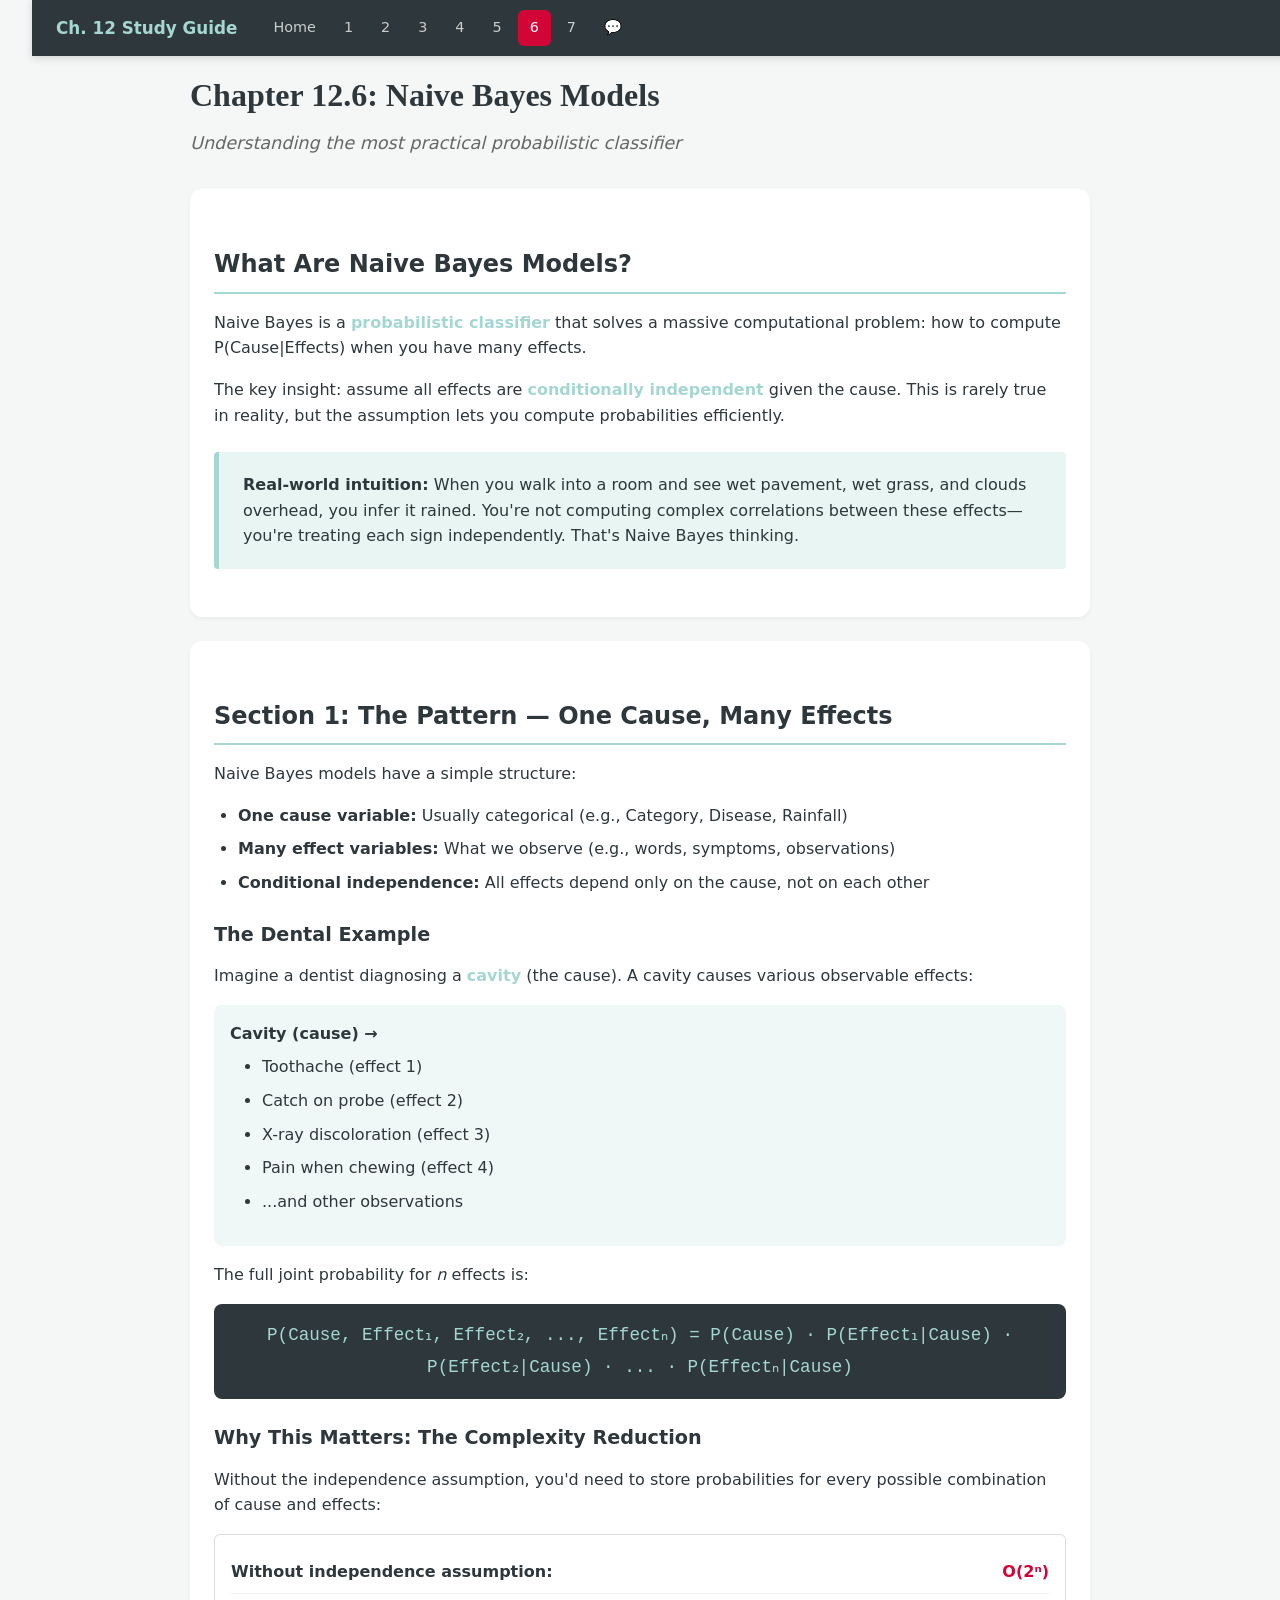
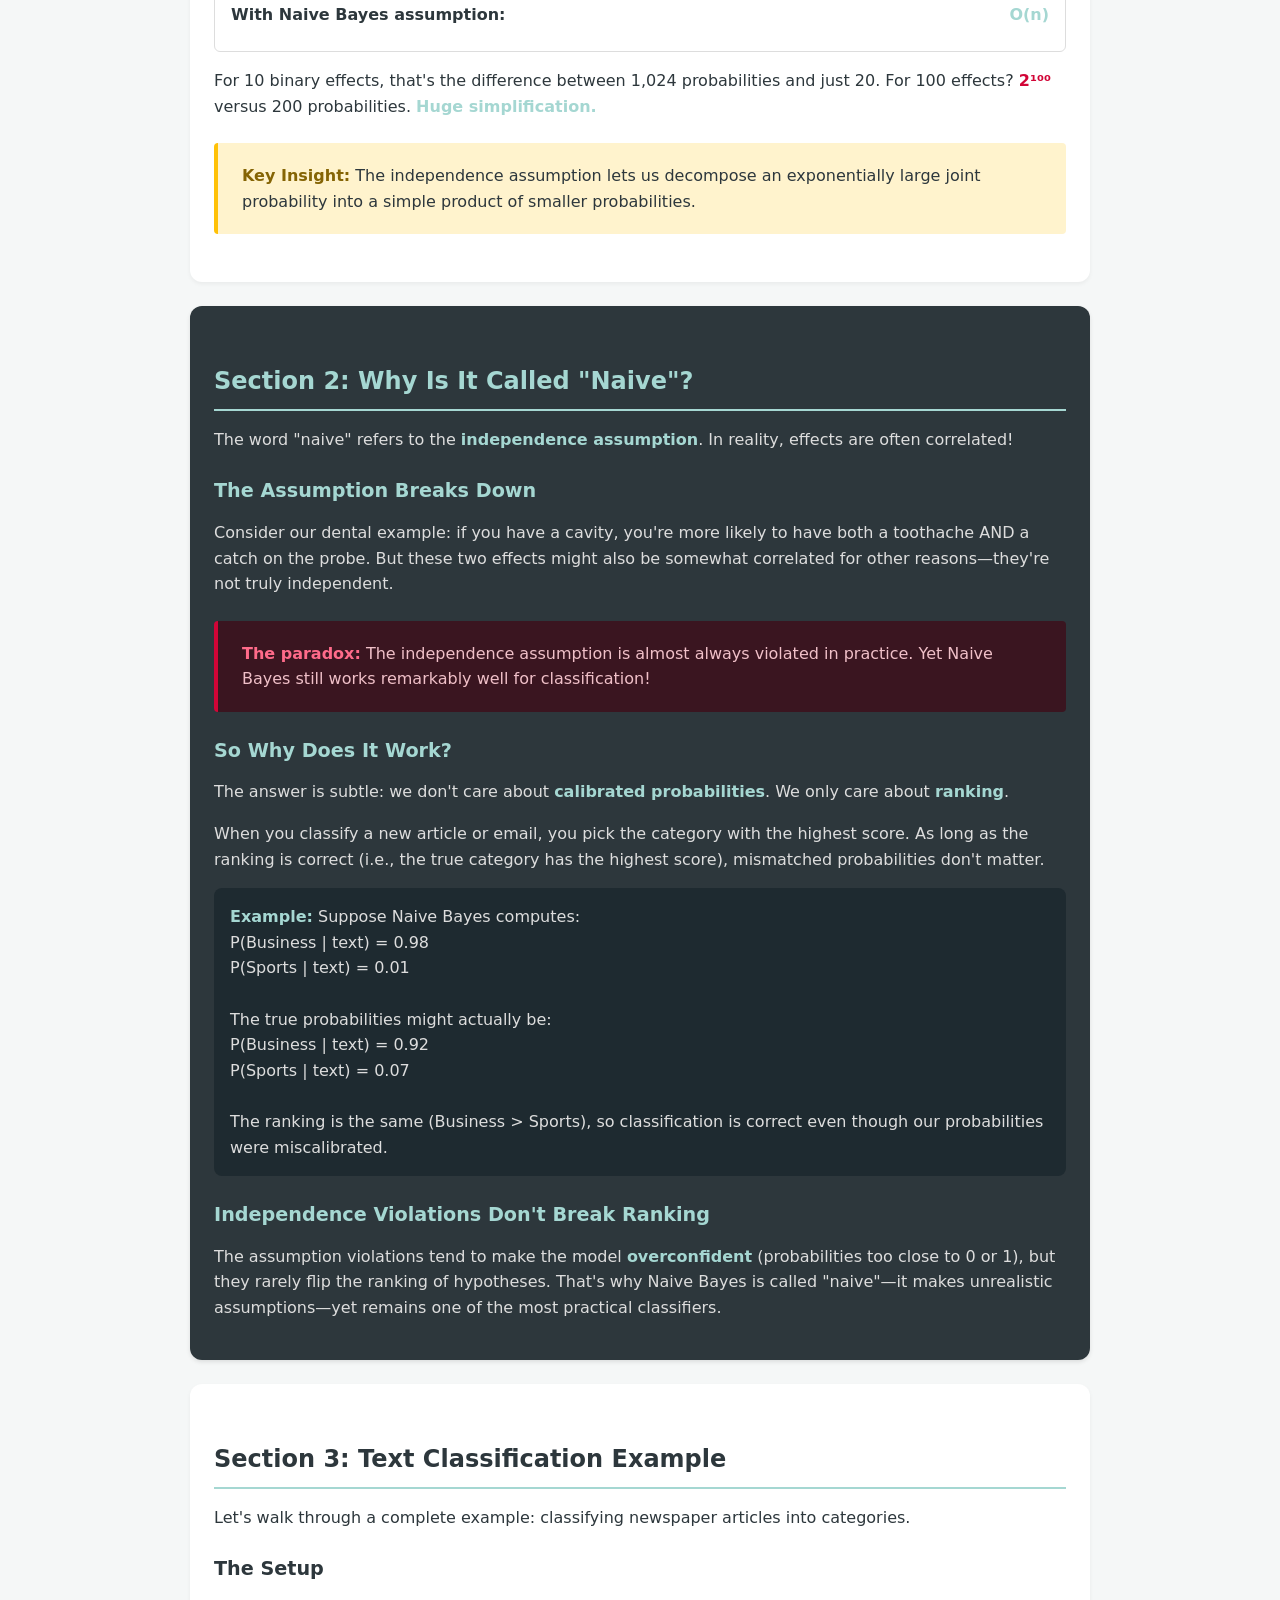
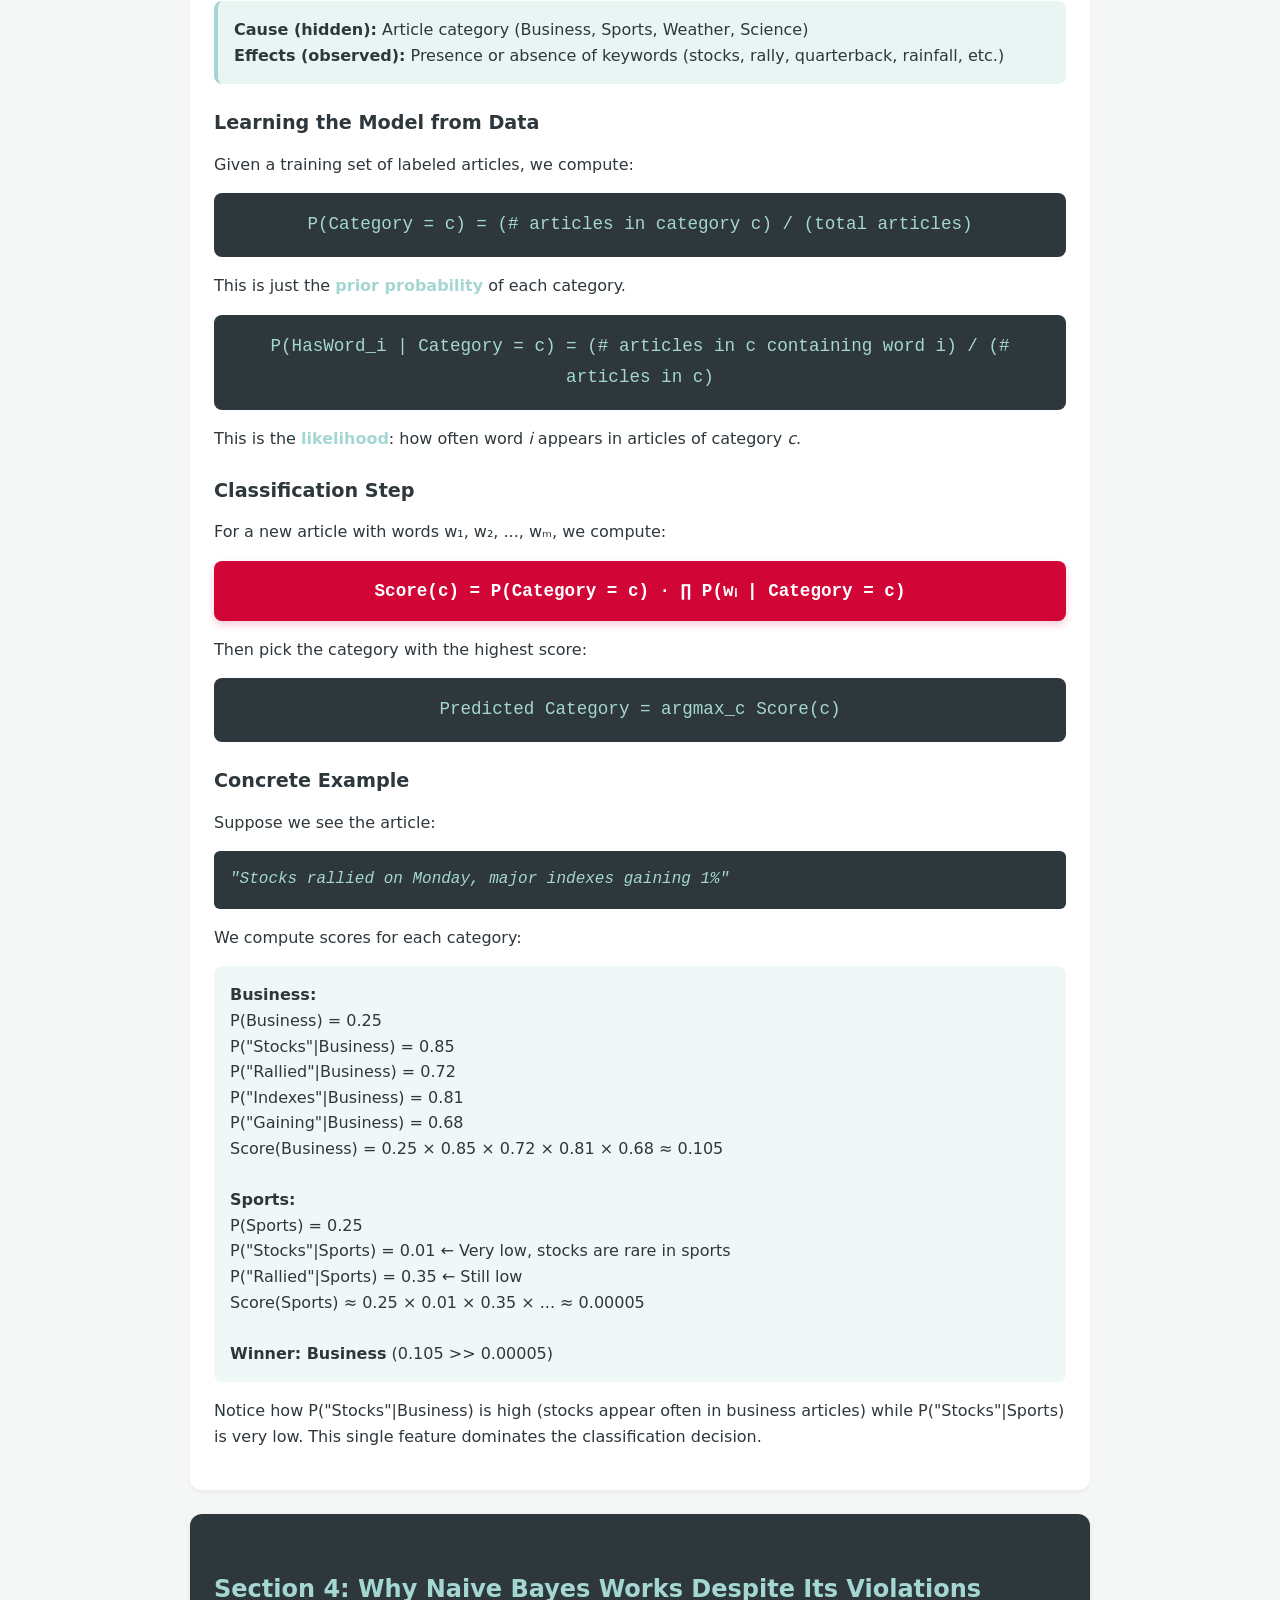
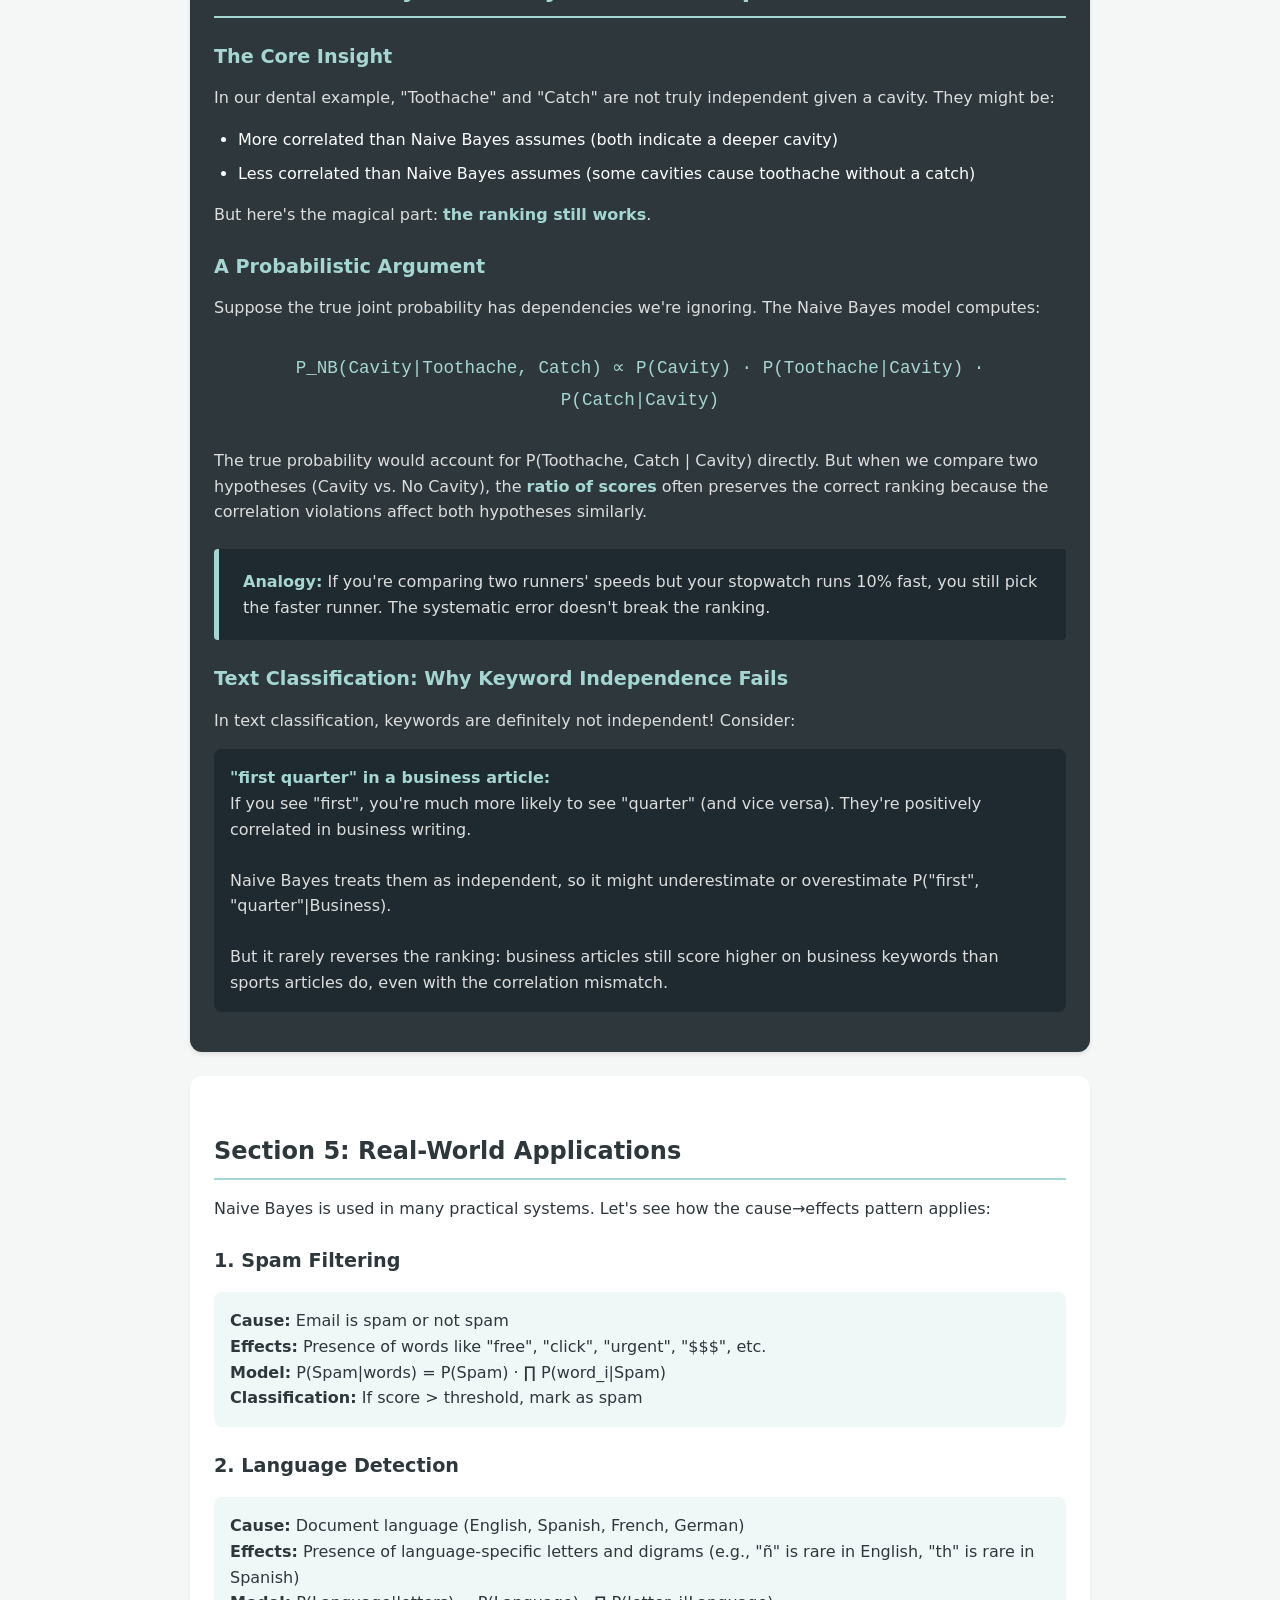
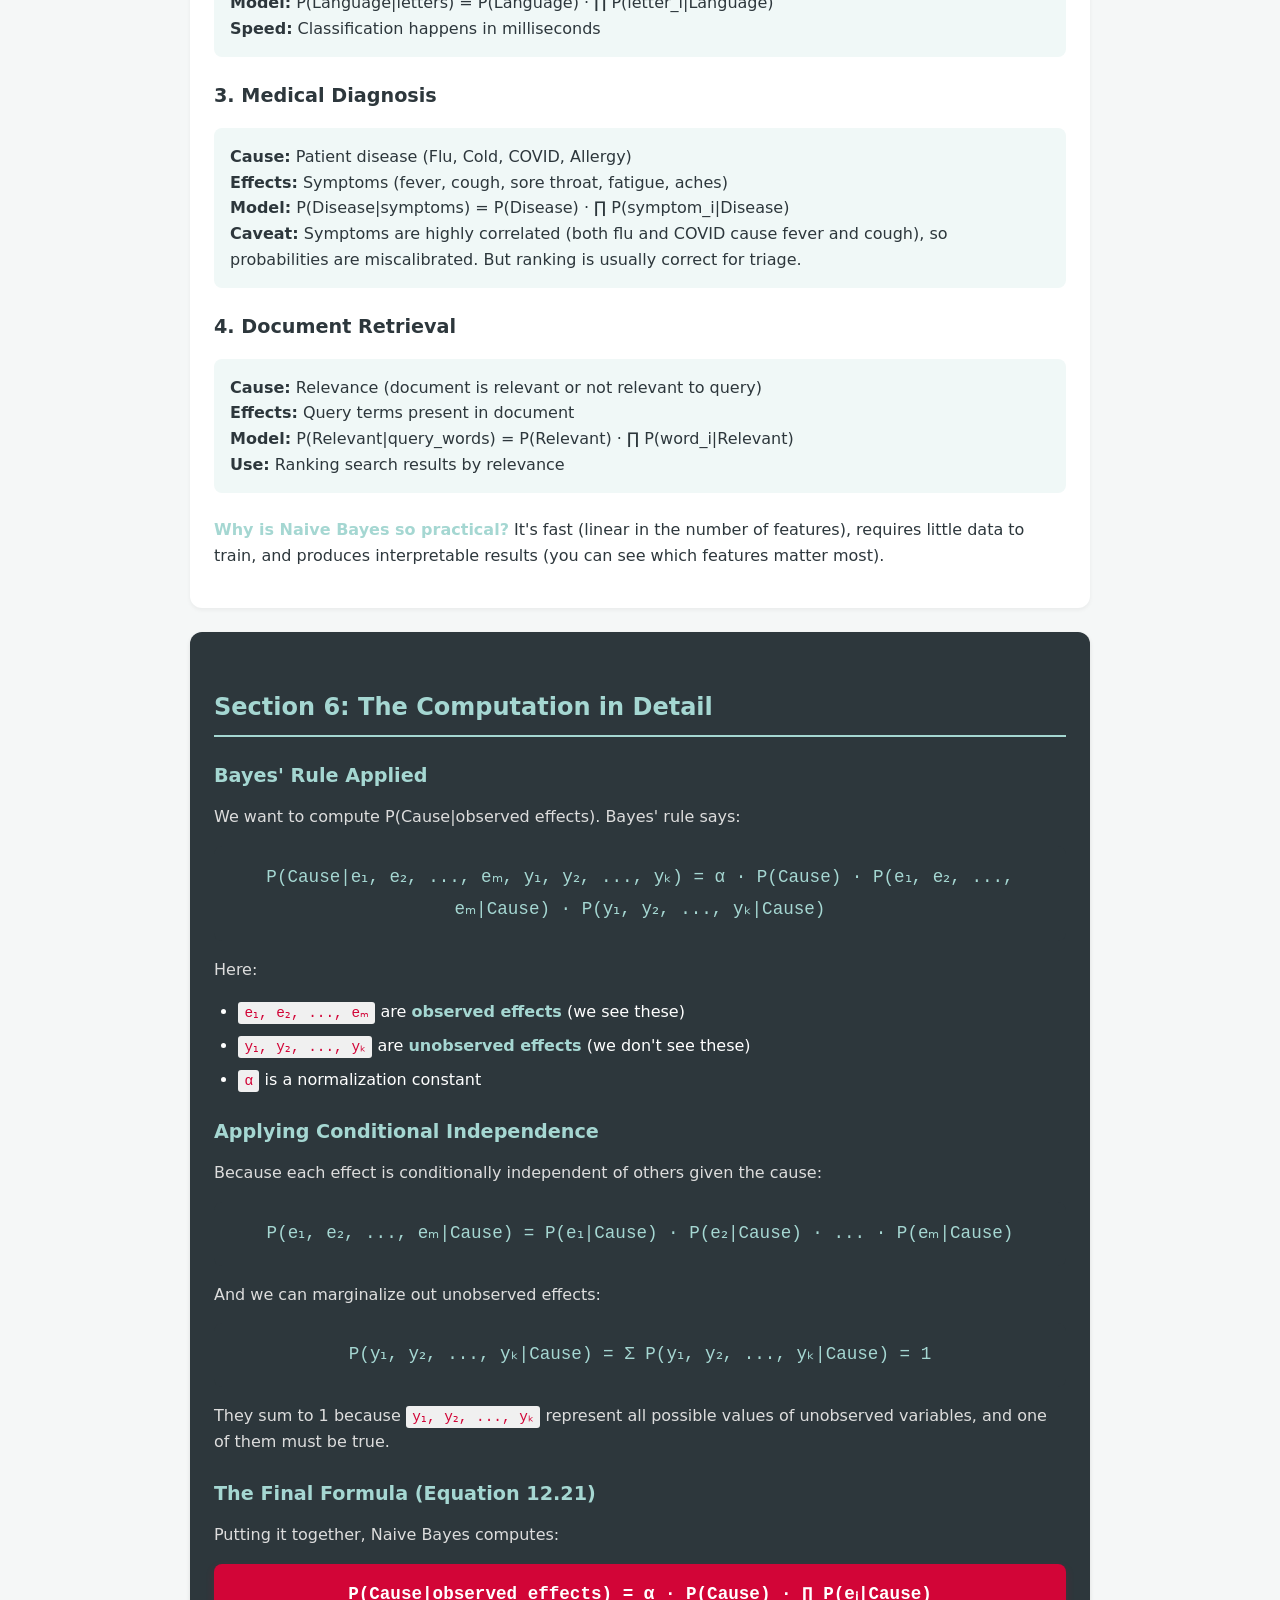
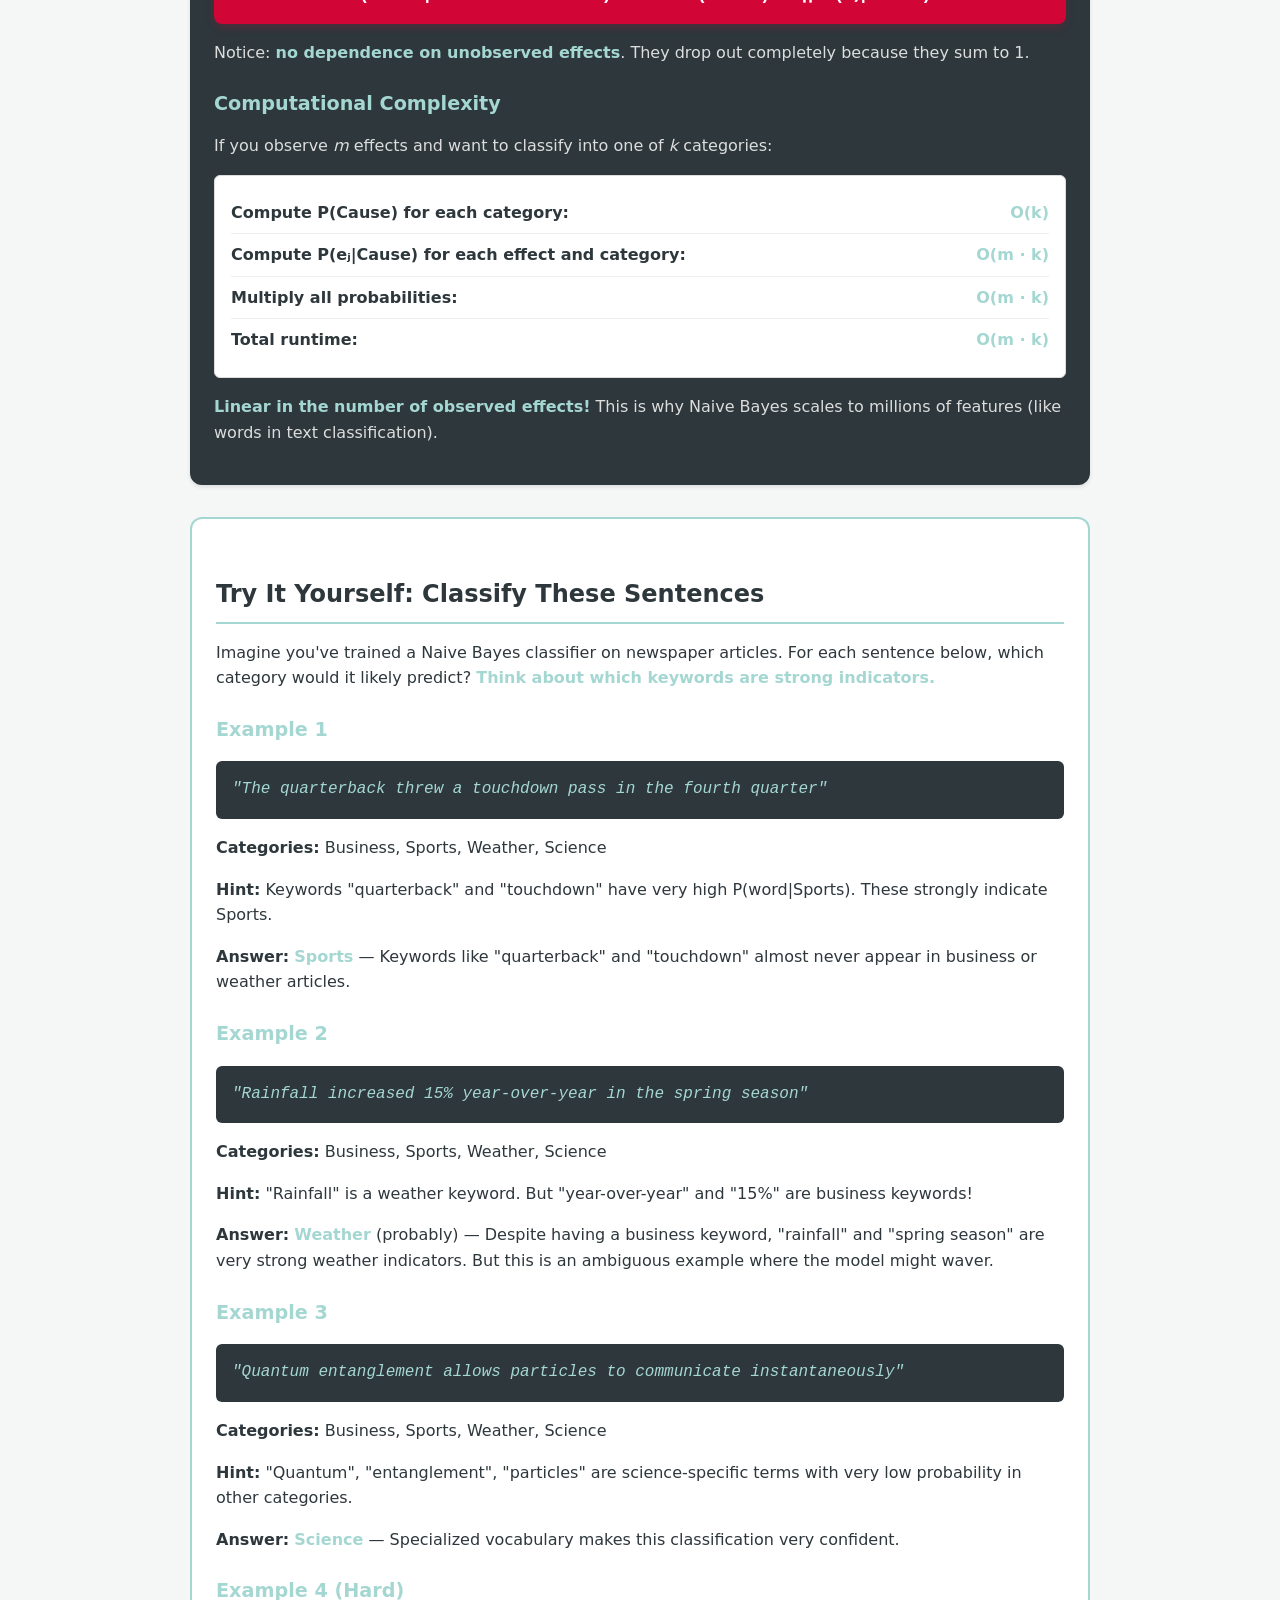
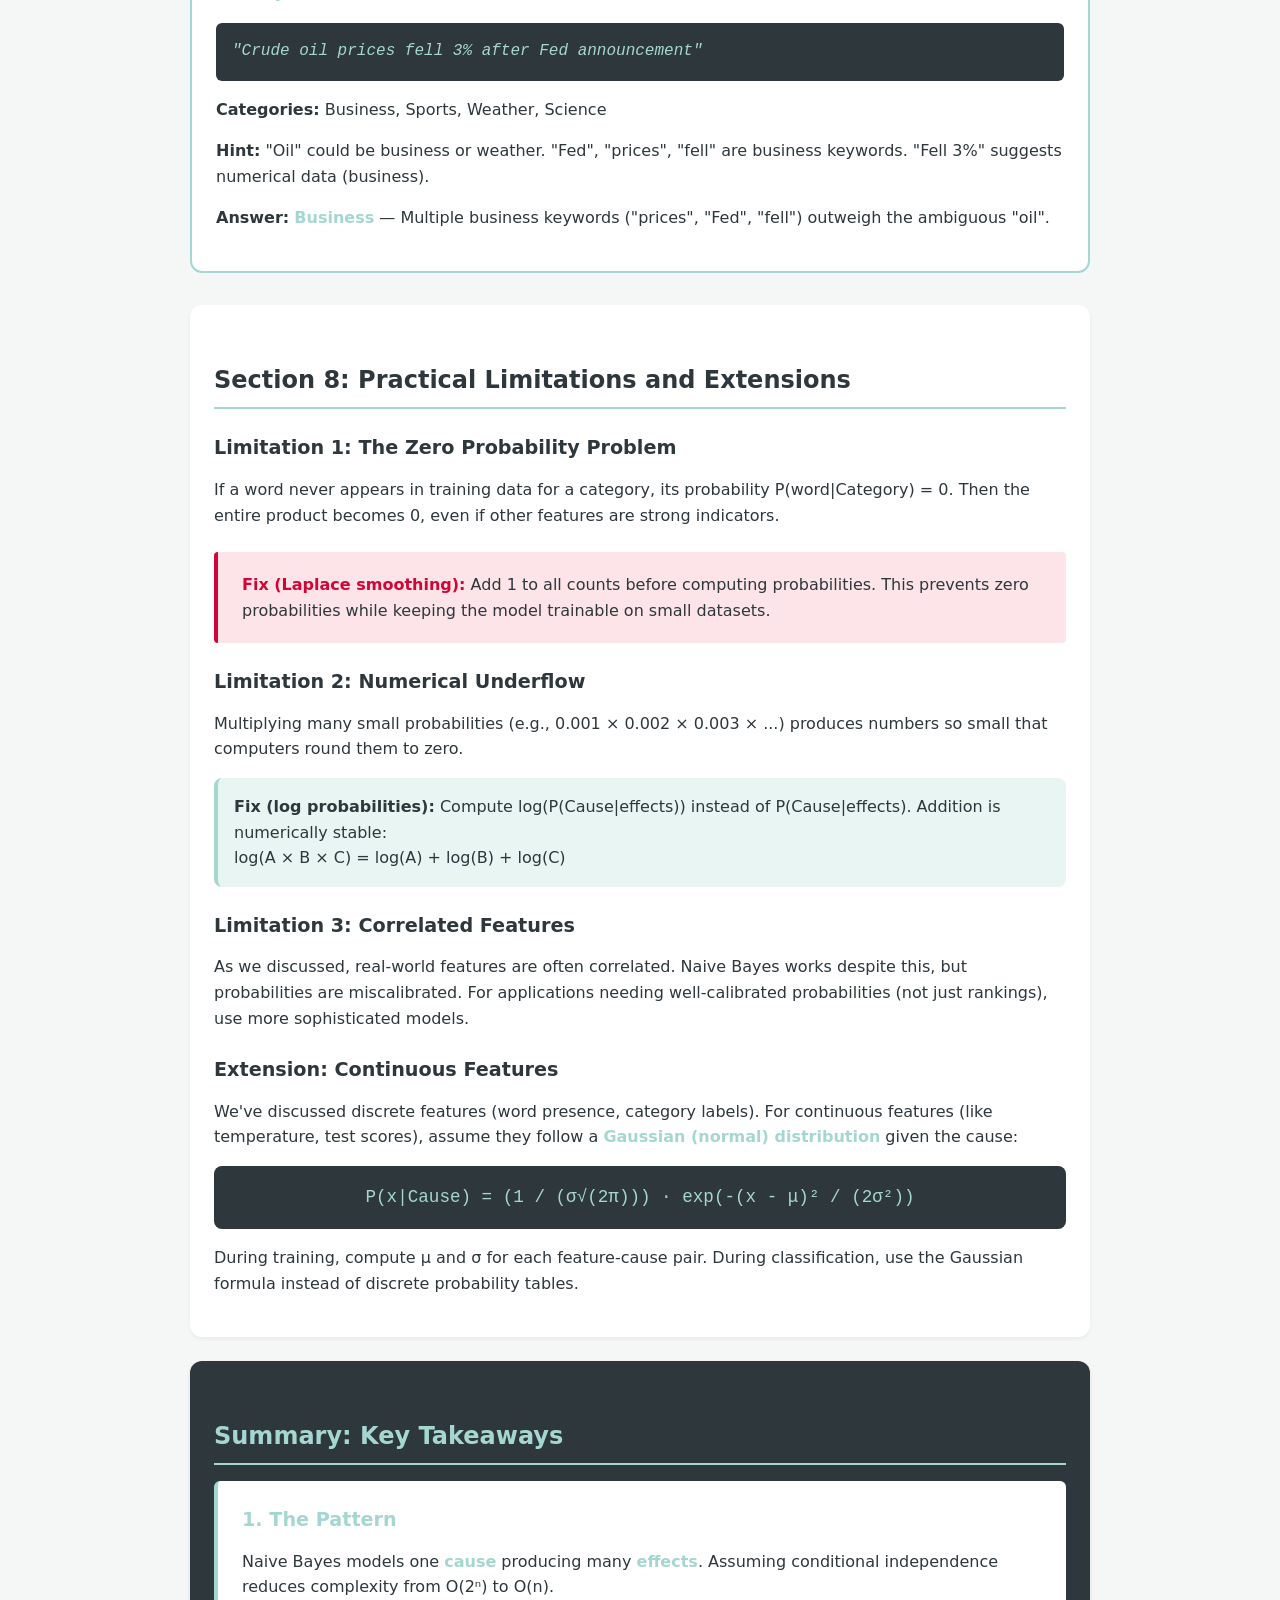
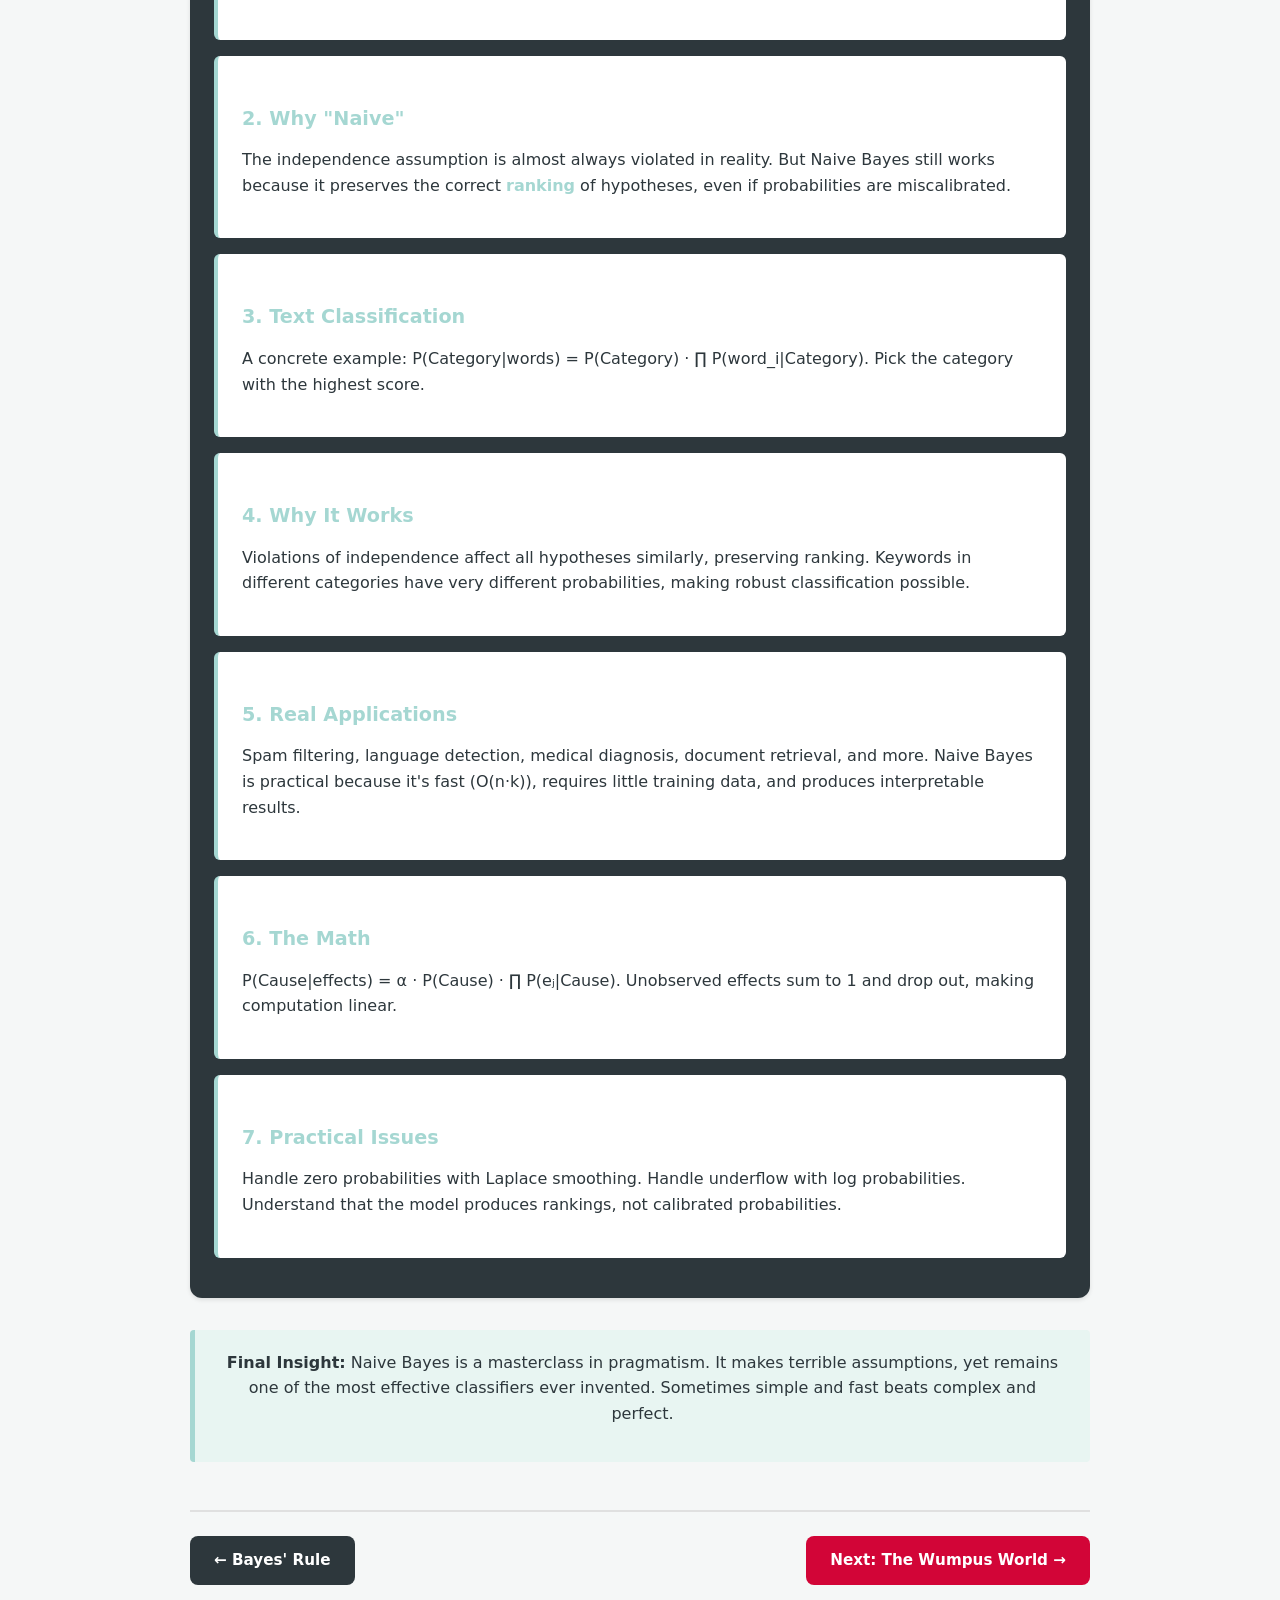
<file: lesson_6_naive_bayes.html>
<!DOCTYPE html>
<html lang="en">
<head>
    <meta charset="UTF-8">
    <meta name="viewport" content="width=device-width, initial-scale=1.0">
    <title>Chapter 12.6: Naive Bayes Models</title>
    <link rel="stylesheet" href="styles.css">
    <style>
        .example-section {
            background-color: #f0f8f7;
            border-radius: 8px;
            padding: 1rem;
            margin: 1rem 0;
        }

        .example-section strong {
            color: #2d373c;
        }

        .try-it {
            background-color: white;
            border: 2px solid #a5d7d2;
            border-radius: 12px;
            padding: 1.5rem;
            margin: 2rem 0;
        }

        .try-it h3 {
            color: #a5d7d2;
        }

        .sentence-example {
            background-color: #2d373c;
            color: #a5d7d2;
            padding: 1rem;
            border-radius: 6px;
            margin: 1rem 0;
            font-style: italic;
            font-family: 'Consolas', monospace;
        }

        .summary-list {
            background-color: white;
            border-left: 4px solid #a5d7d2;
            padding: 1.5rem;
            border-radius: 6px;
            margin: 1rem 0;
            color: #2d373c;
        }

        .summary-list p {
            color: #2d373c;
        }

        .complexity-comparison {
            background-color: white;
            border: 1px solid #ddd;
            border-radius: 6px;
            padding: 1rem;
            margin: 1rem 0;
        }

        .complexity-row {
            display: flex;
            justify-content: space-between;
            padding: 0.5rem 0;
            border-bottom: 1px solid #eee;
        }

        .complexity-row:last-child {
            border-bottom: none;
        }

        .complexity-label {
            font-weight: 600;
            color: #2d373c;
        }

        .complexity-value {
            color: #a5d7d2;
            font-weight: 600;
        }

        .complexity-value-red {
            color: #d20537;
            font-weight: 600;
        }
    </style>
</head>
<body>

    <nav class="top-nav">
      <a href="index.html" class="nav-brand">Ch. 12 Study Guide</a>
      <div class="nav-links">
        <a href="index.html">Home</a>
        <a href="lesson_1_why_uncertainty.html">1</a>
        <a href="lesson_2_probability_basics.html">2</a>
        <a href="lesson_3_full_joint.html">3</a>
        <a href="lesson_4_independence.html">4</a>
        <a href="lesson_5_bayes_rule.html">5</a>
        <a href="lesson_6_naive_bayes.html" class="active">6</a>
        <a href="lesson_7_wumpus_world.html">7</a>
        <a href="discussion_guide_ch12.html">💬</a>
      </div>
    </nav>

    <div class="container">
    <h1>Chapter 12.6: Naive Bayes Models</h1>
    <p class="subtitle">Understanding the most practical probabilistic classifier</p>

    <!-- Introduction Card -->
    <div class="card">
        <h2>What Are Naive Bayes Models?</h2>
        <p>Naive Bayes is a <span class="highlight">probabilistic classifier</span> that solves a massive computational problem: how to compute P(Cause|Effects) when you have many effects.</p>

        <p>The key insight: assume all effects are <span class="highlight">conditionally independent</span> given the cause. This is rarely true in reality, but the assumption lets you compute probabilities efficiently.</p>

        <div class="analogy-box">
            <strong>Real-world intuition:</strong> When you walk into a room and see wet pavement, wet grass, and clouds overhead, you infer it rained. You're not computing complex correlations between these effects—you're treating each sign independently. That's Naive Bayes thinking.
        </div>
    </div>

    <!-- Section 1: The Pattern -->
    <div class="card">
        <h2>Section 1: The Pattern — One Cause, Many Effects</h2>

        <p>Naive Bayes models have a simple structure:</p>
        <ul>
            <li><strong>One cause variable:</strong> Usually categorical (e.g., Category, Disease, Rainfall)</li>
            <li><strong>Many effect variables:</strong> What we observe (e.g., words, symptoms, observations)</li>
            <li><strong>Conditional independence:</strong> All effects depend only on the cause, not on each other</li>
        </ul>

        <h3>The Dental Example</h3>
        <p>Imagine a dentist diagnosing a <span class="highlight">cavity</span> (the cause). A cavity causes various observable effects:</p>

        <div class="example-section">
            <strong>Cavity (cause) →</strong>
            <ul style="margin-left: 2rem; margin-top: 0.5rem;">
                <li>Toothache (effect 1)</li>
                <li>Catch on probe (effect 2)</li>
                <li>X-ray discoloration (effect 3)</li>
                <li>Pain when chewing (effect 4)</li>
                <li>...and other observations</li>
            </ul>
        </div>

        <p>The full joint probability for <em>n</em> effects is:</p>
        <div class="formula-box">
            P(Cause, Effect₁, Effect₂, ..., Effectₙ)
            = P(Cause) · P(Effect₁|Cause) · P(Effect₂|Cause) · ... · P(Effectₙ|Cause)
        </div>

        <h3>Why This Matters: The Complexity Reduction</h3>
        <p>Without the independence assumption, you'd need to store probabilities for every possible combination of cause and effects:</p>

        <div class="complexity-comparison">
            <div class="complexity-row">
                <span class="complexity-label">Without independence assumption:</span>
                <span class="complexity-value-red">O(2ⁿ)</span>
            </div>
            <div class="complexity-row">
                <span class="complexity-label">With Naive Bayes assumption:</span>
                <span class="complexity-value">O(n)</span>
            </div>
        </div>

        <p>For 10 binary effects, that's the difference between 1,024 probabilities and just 20. For 100 effects? <span class="highlight-red">2¹⁰⁰</span> versus 200 probabilities. <span class="highlight">Huge simplification.</span></p>

        <div class="key-insight">
            <strong>Key Insight:</strong> The independence assumption lets us decompose an exponentially large joint probability into a simple product of smaller probabilities.
        </div>
    </div>

    <!-- Section 2: Why "Naive"? -->
    <div class="dark-card">
        <h2>Section 2: Why Is It Called "Naive"?</h2>

        <p>The word "naive" refers to the <span class="highlight">independence assumption</span>. In reality, effects are often correlated!</p>

        <h3>The Assumption Breaks Down</h3>
        <p>Consider our dental example: if you have a cavity, you're more likely to have both a toothache AND a catch on the probe. But these two effects might also be somewhat correlated for other reasons—they're not truly independent.</p>

        <div class="warning-box">
            <strong>The paradox:</strong> The independence assumption is almost always violated in practice. Yet Naive Bayes still works remarkably well for classification!
        </div>

        <h3>So Why Does It Work?</h3>
        <p>The answer is subtle: we don't care about <span class="highlight">calibrated probabilities</span>. We only care about <span class="highlight">ranking</span>.</p>

        <p>When you classify a new article or email, you pick the category with the highest score. As long as the ranking is correct (i.e., the true category has the highest score), mismatched probabilities don't matter.</p>

        <div class="example-section">
            <strong>Example:</strong> Suppose Naive Bayes computes:<br>
            P(Business | text) = 0.98<br>
            P(Sports | text) = 0.01<br>
            <br>
            The true probabilities might actually be:<br>
            P(Business | text) = 0.92<br>
            P(Sports | text) = 0.07<br>
            <br>
            The ranking is the same (Business > Sports), so classification is correct even though our probabilities were miscalibrated.
        </div>

        <h3>Independence Violations Don't Break Ranking</h3>
        <p>The assumption violations tend to make the model <span class="highlight">overconfident</span> (probabilities too close to 0 or 1), but they rarely flip the ranking of hypotheses. That's why Naive Bayes is called "naive"—it makes unrealistic assumptions—yet remains one of the most practical classifiers.</p>
    </div>

    <!-- Section 3: Text Classification -->
    <div class="card">
        <h2>Section 3: Text Classification Example</h2>

        <p>Let's walk through a complete example: classifying newspaper articles into categories.</p>

        <h3>The Setup</h3>
        <div class="step-box">
            <strong>Cause (hidden):</strong> Article category (Business, Sports, Weather, Science)<br>
            <strong>Effects (observed):</strong> Presence or absence of keywords (stocks, rally, quarterback, rainfall, etc.)
        </div>

        <h3>Learning the Model from Data</h3>
        <p>Given a training set of labeled articles, we compute:</p>

        <div class="formula-box">
            P(Category = c) = (# articles in category c) / (total articles)
        </div>

        <p>This is just the <span class="highlight">prior probability</span> of each category.</p>

        <div class="formula-box">
            P(HasWord_i | Category = c) = (# articles in c containing word i) / (# articles in c)
        </div>

        <p>This is the <span class="highlight">likelihood</span>: how often word <em>i</em> appears in articles of category <em>c</em>.</p>

        <h3>Classification Step</h3>
        <p>For a new article with words w₁, w₂, ..., wₘ, we compute:</p>

        <div class="formula-box-red">
            Score(c) = P(Category = c) · ∏ P(wᵢ | Category = c)
        </div>

        <p>Then pick the category with the highest score:</p>
        <div class="formula-box">
            Predicted Category = argmax_c Score(c)
        </div>

        <h3>Concrete Example</h3>
        <p>Suppose we see the article:</p>

        <div class="sentence-example">
            "Stocks rallied on Monday, major indexes gaining 1%"
        </div>

        <p>We compute scores for each category:</p>

        <div class="example-section">
            <strong>Business:</strong><br>
            P(Business) = 0.25<br>
            P("Stocks"|Business) = 0.85<br>
            P("Rallied"|Business) = 0.72<br>
            P("Indexes"|Business) = 0.81<br>
            P("Gaining"|Business) = 0.68<br>
            Score(Business) = 0.25 × 0.85 × 0.72 × 0.81 × 0.68 ≈ 0.105<br>
            <br>
            <strong>Sports:</strong><br>
            P(Sports) = 0.25<br>
            P("Stocks"|Sports) = 0.01 ← Very low, stocks are rare in sports<br>
            P("Rallied"|Sports) = 0.35 ← Still low<br>
            Score(Sports) ≈ 0.25 × 0.01 × 0.35 × ... ≈ 0.00005<br>
            <br>
            <strong>Winner: Business</strong> (0.105 >> 0.00005)
        </div>

        <p>Notice how P("Stocks"|Business) is high (stocks appear often in business articles) while P("Stocks"|Sports) is very low. This single feature dominates the classification decision.</p>
    </div>

    <!-- Section 4: Why It Works -->
    <div class="dark-card">
        <h2>Section 4: Why Naive Bayes Works Despite Its Violations</h2>

        <h3>The Core Insight</h3>
        <p>In our dental example, "Toothache" and "Catch" are not truly independent given a cavity. They might be:</p>
        <ul>
            <li>More correlated than Naive Bayes assumes (both indicate a deeper cavity)</li>
            <li>Less correlated than Naive Bayes assumes (some cavities cause toothache without a catch)</li>
        </ul>

        <p>But here's the magical part: <span class="highlight">the ranking still works</span>.</p>

        <h3>A Probabilistic Argument</h3>
        <p>Suppose the true joint probability has dependencies we're ignoring. The Naive Bayes model computes:</p>

        <div class="formula-box">
            P_NB(Cavity|Toothache, Catch) ∝ P(Cavity) · P(Toothache|Cavity) · P(Catch|Cavity)
        </div>

        <p>The true probability would account for P(Toothache, Catch | Cavity) directly. But when we compare two hypotheses (Cavity vs. No Cavity), the <span class="highlight">ratio of scores</span> often preserves the correct ranking because the correlation violations affect both hypotheses similarly.</p>

        <div class="analogy-box">
            <strong>Analogy:</strong> If you're comparing two runners' speeds but your stopwatch runs 10% fast, you still pick the faster runner. The systematic error doesn't break the ranking.
        </div>

        <h3>Text Classification: Why Keyword Independence Fails</h3>
        <p>In text classification, keywords are definitely not independent! Consider:</p>

        <div class="example-section">
            <strong>"first quarter" in a business article:</strong><br>
            If you see "first", you're much more likely to see "quarter" (and vice versa). They're positively correlated in business writing.<br>
            <br>
            Naive Bayes treats them as independent, so it might underestimate or overestimate P("first", "quarter"|Business).<br>
            <br>
            But it rarely reverses the ranking: business articles still score higher on business keywords than sports articles do, even with the correlation mismatch.
        </div>
    </div>

    <!-- Section 5: Real-World Applications -->
    <div class="card">
        <h2>Section 5: Real-World Applications</h2>

        <p>Naive Bayes is used in many practical systems. Let's see how the cause→effects pattern applies:</p>

        <h3>1. Spam Filtering</h3>
        <div class="example-section">
            <strong>Cause:</strong> Email is spam or not spam<br>
            <strong>Effects:</strong> Presence of words like "free", "click", "urgent", "$$$", etc.<br>
            <strong>Model:</strong> P(Spam|words) = P(Spam) · ∏ P(word_i|Spam)<br>
            <strong>Classification:</strong> If score > threshold, mark as spam
        </div>

        <h3>2. Language Detection</h3>
        <div class="example-section">
            <strong>Cause:</strong> Document language (English, Spanish, French, German)<br>
            <strong>Effects:</strong> Presence of language-specific letters and digrams (e.g., "ñ" is rare in English, "th" is rare in Spanish)<br>
            <strong>Model:</strong> P(Language|letters) = P(Language) · ∏ P(letter_i|Language)<br>
            <strong>Speed:</strong> Classification happens in milliseconds
        </div>

        <h3>3. Medical Diagnosis</h3>
        <div class="example-section">
            <strong>Cause:</strong> Patient disease (Flu, Cold, COVID, Allergy)<br>
            <strong>Effects:</strong> Symptoms (fever, cough, sore throat, fatigue, aches)<br>
            <strong>Model:</strong> P(Disease|symptoms) = P(Disease) · ∏ P(symptom_i|Disease)<br>
            <strong>Caveat:</strong> Symptoms are highly correlated (both flu and COVID cause fever and cough), so probabilities are miscalibrated. But ranking is usually correct for triage.
        </div>

        <h3>4. Document Retrieval</h3>
        <div class="example-section">
            <strong>Cause:</strong> Relevance (document is relevant or not relevant to query)<br>
            <strong>Effects:</strong> Query terms present in document<br>
            <strong>Model:</strong> P(Relevant|query_words) = P(Relevant) · ∏ P(word_i|Relevant)<br>
            <strong>Use:</strong> Ranking search results by relevance
        </div>

        <p style="margin-top: 1.5rem;"><span class="highlight">Why is Naive Bayes so practical?</span> It's fast (linear in the number of features), requires little data to train, and produces interpretable results (you can see which features matter most).</p>
    </div>

    <!-- Section 6: The Math in Detail -->
    <div class="dark-card">
        <h2>Section 6: The Computation in Detail</h2>

        <h3>Bayes' Rule Applied</h3>
        <p>We want to compute P(Cause|observed effects). Bayes' rule says:</p>

        <div class="formula-box">
            P(Cause|e₁, e₂, ..., eₘ, y₁, y₂, ..., yₖ)
            = α · P(Cause) · P(e₁, e₂, ..., eₘ|Cause) · P(y₁, y₂, ..., yₖ|Cause)
        </div>

        <p>Here:</p>
        <ul>
            <li><code>e₁, e₂, ..., eₘ</code> are <span class="highlight">observed effects</span> (we see these)</li>
            <li><code>y₁, y₂, ..., yₖ</code> are <span class="highlight">unobserved effects</span> (we don't see these)</li>
            <li><code>α</code> is a normalization constant</li>
        </ul>

        <h3>Applying Conditional Independence</h3>
        <p>Because each effect is conditionally independent of others given the cause:</p>

        <div class="formula-box">
            P(e₁, e₂, ..., eₘ|Cause) = P(e₁|Cause) · P(e₂|Cause) · ... · P(eₘ|Cause)
        </div>

        <p>And we can marginalize out unobserved effects:</p>

        <div class="formula-box">
            P(y₁, y₂, ..., yₖ|Cause) = Σ P(y₁, y₂, ..., yₖ|Cause) = 1
        </div>

        <p>They sum to 1 because <code>y₁, y₂, ..., yₖ</code> represent all possible values of unobserved variables, and one of them must be true.</p>

        <h3>The Final Formula (Equation 12.21)</h3>
        <p>Putting it together, Naive Bayes computes:</p>

        <div class="formula-box-red">
            P(Cause|observed effects) = α · P(Cause) · ∏ P(eⱼ|Cause)
        </div>

        <p style="margin-top: 1rem;">Notice: <span class="highlight">no dependence on unobserved effects</span>. They drop out completely because they sum to 1.</p>

        <h3>Computational Complexity</h3>
        <p>If you observe <em>m</em> effects and want to classify into one of <em>k</em> categories:</p>

        <div class="complexity-comparison">
            <div class="complexity-row">
                <span class="complexity-label">Compute P(Cause) for each category:</span>
                <span class="complexity-value">O(k)</span>
            </div>
            <div class="complexity-row">
                <span class="complexity-label">Compute P(eⱼ|Cause) for each effect and category:</span>
                <span class="complexity-value">O(m · k)</span>
            </div>
            <div class="complexity-row">
                <span class="complexity-label">Multiply all probabilities:</span>
                <span class="complexity-value">O(m · k)</span>
            </div>
            <div class="complexity-row">
                <span class="complexity-label"><strong>Total runtime:</strong></span>
                <span class="complexity-value"><strong>O(m · k)</strong></span>
            </div>
        </div>

        <p style="margin-top: 1rem;"><span class="highlight">Linear in the number of observed effects!</span> This is why Naive Bayes scales to millions of features (like words in text classification).</p>
    </div>

    <!-- Section 7: Try It Yourself -->
    <div class="try-it">
        <h2>Try It Yourself: Classify These Sentences</h2>

        <p>Imagine you've trained a Naive Bayes classifier on newspaper articles. For each sentence below, which category would it likely predict? <span class="highlight">Think about which keywords are strong indicators.</span></p>

        <h3>Example 1</h3>
        <div class="sentence-example">
            "The quarterback threw a touchdown pass in the fourth quarter"
        </div>
        <p><strong>Categories:</strong> Business, Sports, Weather, Science</p>
        <p style="margin-top: 0.5rem;"><strong>Hint:</strong> Keywords "quarterback" and "touchdown" have very high P(word|Sports). These strongly indicate Sports.</p>
        <p style="margin-top: 0.5rem;"><strong>Answer:</strong> <span class="highlight">Sports</span> — Keywords like "quarterback" and "touchdown" almost never appear in business or weather articles.</p>

        <h3>Example 2</h3>
        <div class="sentence-example">
            "Rainfall increased 15% year-over-year in the spring season"
        </div>
        <p><strong>Categories:</strong> Business, Sports, Weather, Science</p>
        <p style="margin-top: 0.5rem;"><strong>Hint:</strong> "Rainfall" is a weather keyword. But "year-over-year" and "15%" are business keywords!</p>
        <p style="margin-top: 0.5rem;"><strong>Answer:</strong> <span class="highlight">Weather</span> (probably) — Despite having a business keyword, "rainfall" and "spring season" are very strong weather indicators. But this is an ambiguous example where the model might waver.</p>

        <h3>Example 3</h3>
        <div class="sentence-example">
            "Quantum entanglement allows particles to communicate instantaneously"
        </div>
        <p><strong>Categories:</strong> Business, Sports, Weather, Science</p>
        <p style="margin-top: 0.5rem;"><strong>Hint:</strong> "Quantum", "entanglement", "particles" are science-specific terms with very low probability in other categories.</p>
        <p style="margin-top: 0.5rem;"><strong>Answer:</strong> <span class="highlight">Science</span> — Specialized vocabulary makes this classification very confident.</p>

        <h3>Example 4 (Hard)</h3>
        <div class="sentence-example">
            "Crude oil prices fell 3% after Fed announcement"
        </div>
        <p><strong>Categories:</strong> Business, Sports, Weather, Science</p>
        <p style="margin-top: 0.5rem;"><strong>Hint:</strong> "Oil" could be business or weather. "Fed", "prices", "fell" are business keywords. "Fell 3%" suggests numerical data (business).</p>
        <p style="margin-top: 0.5rem;"><strong>Answer:</strong> <span class="highlight">Business</span> — Multiple business keywords ("prices", "Fed", "fell") outweigh the ambiguous "oil".</p>
    </div>

    <!-- Section 8: Practical Limitations -->
    <div class="card">
        <h2>Section 8: Practical Limitations and Extensions</h2>

        <h3>Limitation 1: The Zero Probability Problem</h3>
        <p>If a word never appears in training data for a category, its probability P(word|Category) = 0. Then the entire product becomes 0, even if other features are strong indicators.</p>

        <div class="warning-box">
            <strong>Fix (Laplace smoothing):</strong> Add 1 to all counts before computing probabilities. This prevents zero probabilities while keeping the model trainable on small datasets.
        </div>

        <h3>Limitation 2: Numerical Underflow</h3>
        <p>Multiplying many small probabilities (e.g., 0.001 × 0.002 × 0.003 × ...) produces numbers so small that computers round them to zero.</p>

        <div class="step-box">
            <strong>Fix (log probabilities):</strong> Compute log(P(Cause|effects)) instead of P(Cause|effects). Addition is numerically stable:<br>
            log(A × B × C) = log(A) + log(B) + log(C)
        </div>

        <h3>Limitation 3: Correlated Features</h3>
        <p>As we discussed, real-world features are often correlated. Naive Bayes works despite this, but probabilities are miscalibrated. For applications needing well-calibrated probabilities (not just rankings), use more sophisticated models.</p>

        <h3>Extension: Continuous Features</h3>
        <p>We've discussed discrete features (word presence, category labels). For continuous features (like temperature, test scores), assume they follow a <span class="highlight">Gaussian (normal) distribution</span> given the cause:</p>

        <div class="formula-box">
            P(x|Cause) = (1 / (σ√(2π))) · exp(-(x - μ)² / (2σ²))
        </div>

        <p>During training, compute μ and σ for each feature-cause pair. During classification, use the Gaussian formula instead of discrete probability tables.</p>
    </div>

    <!-- Summary -->
    <div class="dark-card">
        <h2>Summary: Key Takeaways</h2>

        <div class="summary-list">
            <h3 style="color: #a5d7d2; margin-top: 0;">1. The Pattern</h3>
            <p>Naive Bayes models one <span class="highlight">cause</span> producing many <span class="highlight">effects</span>. Assuming conditional independence reduces complexity from O(2ⁿ) to O(n).</p>
        </div>

        <div class="summary-list">
            <h3 style="color: #a5d7d2;">2. Why "Naive"</h3>
            <p>The independence assumption is almost always violated in reality. But Naive Bayes still works because it preserves the correct <span class="highlight">ranking</span> of hypotheses, even if probabilities are miscalibrated.</p>
        </div>

        <div class="summary-list">
            <h3 style="color: #a5d7d2;">3. Text Classification</h3>
            <p>A concrete example: P(Category|words) = P(Category) · ∏ P(word_i|Category). Pick the category with the highest score.</p>
        </div>

        <div class="summary-list">
            <h3 style="color: #a5d7d2;">4. Why It Works</h3>
            <p>Violations of independence affect all hypotheses similarly, preserving ranking. Keywords in different categories have very different probabilities, making robust classification possible.</p>
        </div>

        <div class="summary-list">
            <h3 style="color: #a5d7d2;">5. Real Applications</h3>
            <p>Spam filtering, language detection, medical diagnosis, document retrieval, and more. Naive Bayes is practical because it's fast (O(n·k)), requires little training data, and produces interpretable results.</p>
        </div>

        <div class="summary-list">
            <h3 style="color: #a5d7d2;">6. The Math</h3>
            <p>P(Cause|effects) = α · P(Cause) · ∏ P(eⱼ|Cause). Unobserved effects sum to 1 and drop out, making computation linear.</p>
        </div>

        <div class="summary-list">
            <h3 style="color: #a5d7d2;">7. Practical Issues</h3>
            <p>Handle zero probabilities with Laplace smoothing. Handle underflow with log probabilities. Understand that the model produces rankings, not calibrated probabilities.</p>
        </div>
    </div>

    <!-- Final Insight -->
    <div class="analogy-box" style="margin-top: 2rem; text-align: center;">
        <p><strong>Final Insight:</strong> Naive Bayes is a masterclass in pragmatism. It makes terrible assumptions, yet remains one of the most effective classifiers ever invented. Sometimes simple and fast beats complex and perfect.</p>
    </div>

    <div class="bottom-nav">
      <a href="lesson_5_bayes_rule.html" class="nav-btn prev">&larr; Bayes' Rule</a>
      <a href="lesson_7_wumpus_world.html" class="nav-btn next">Next: The Wumpus World &rarr;</a>
    </div>

    </div>
</body>
</html>
</file>
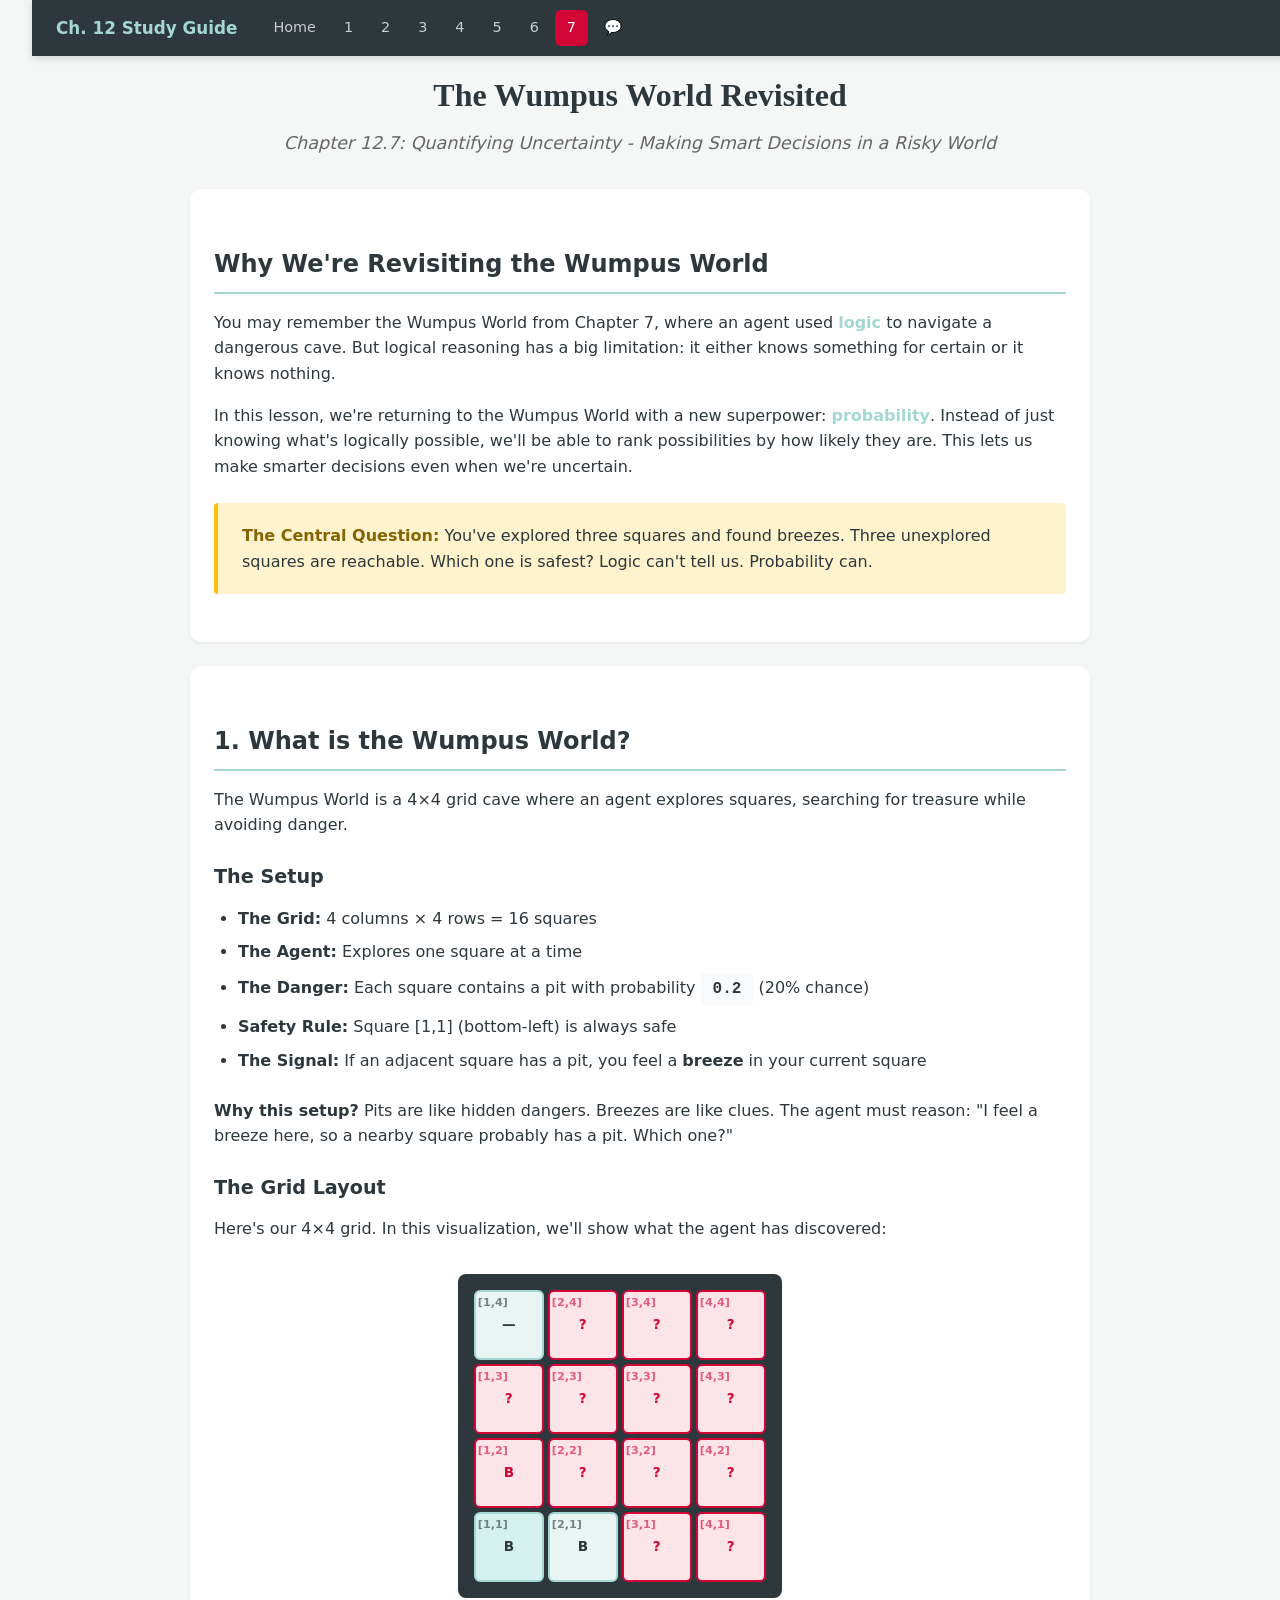
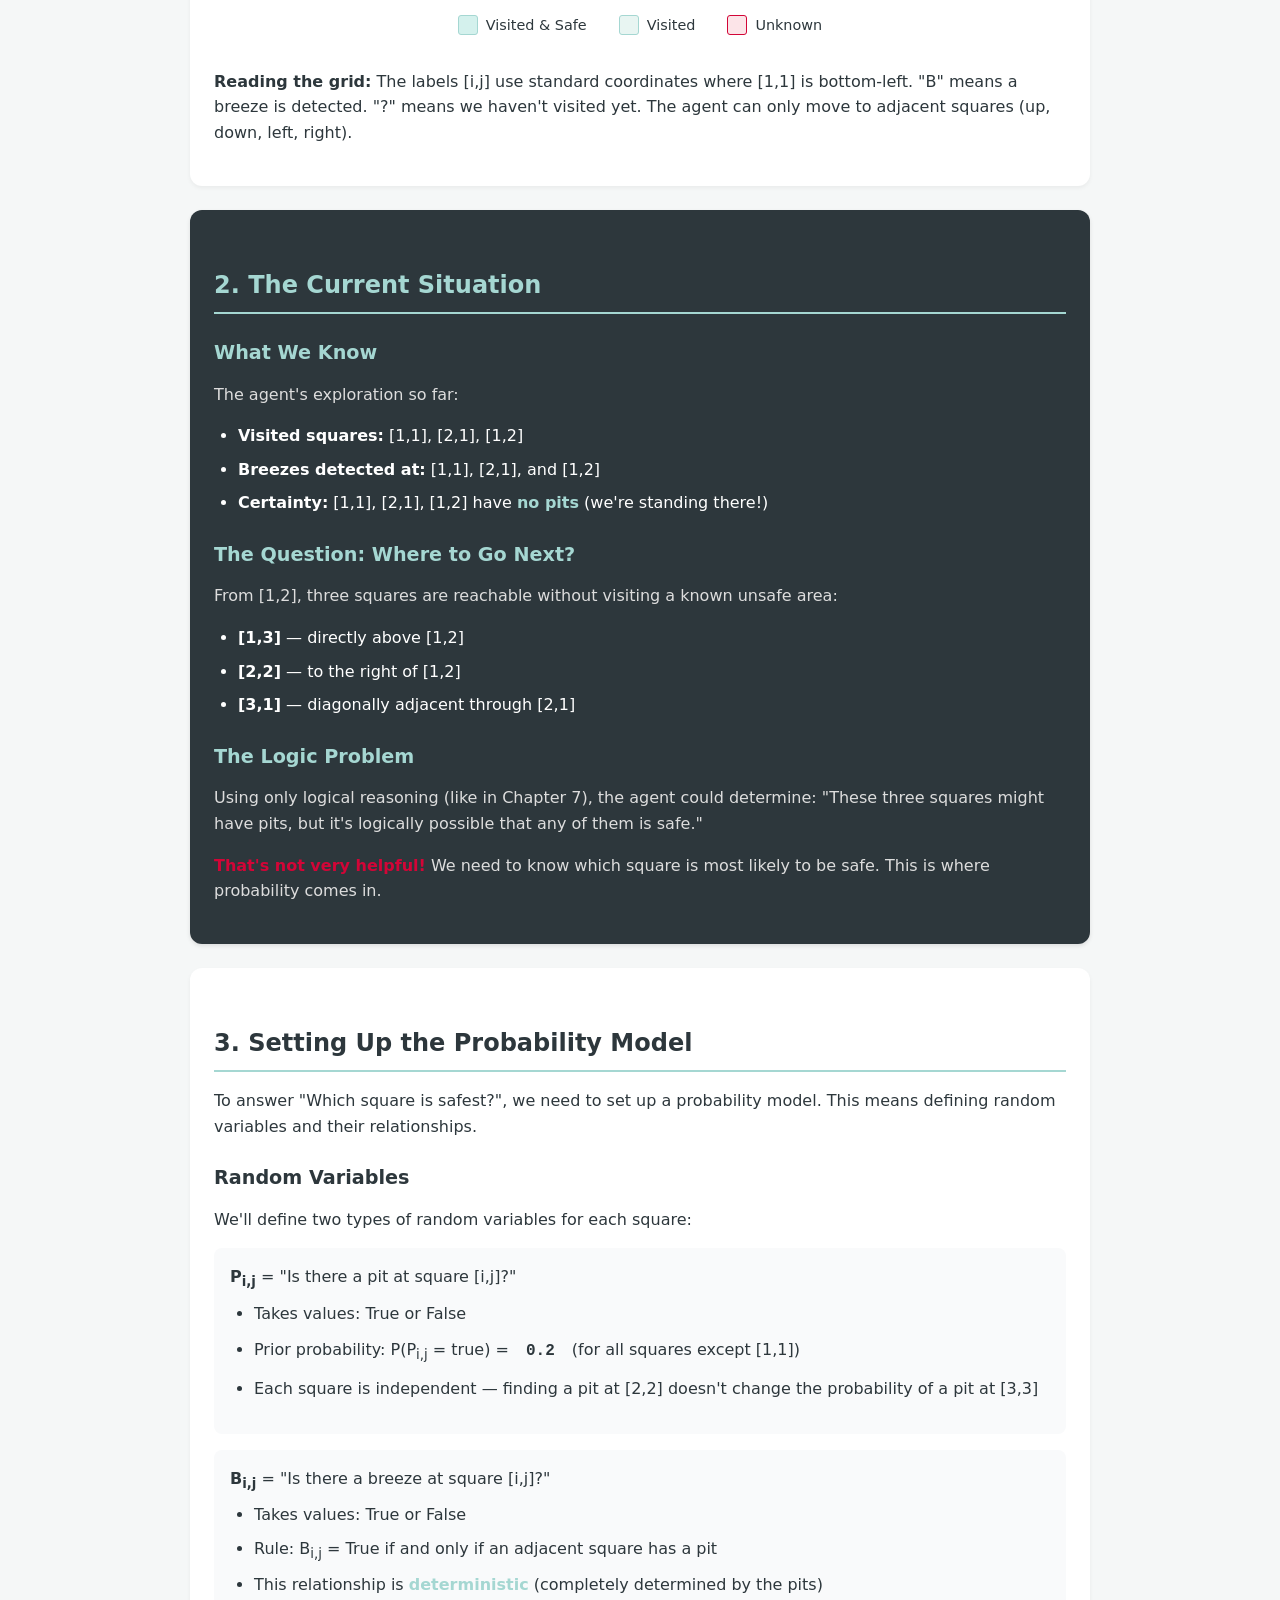
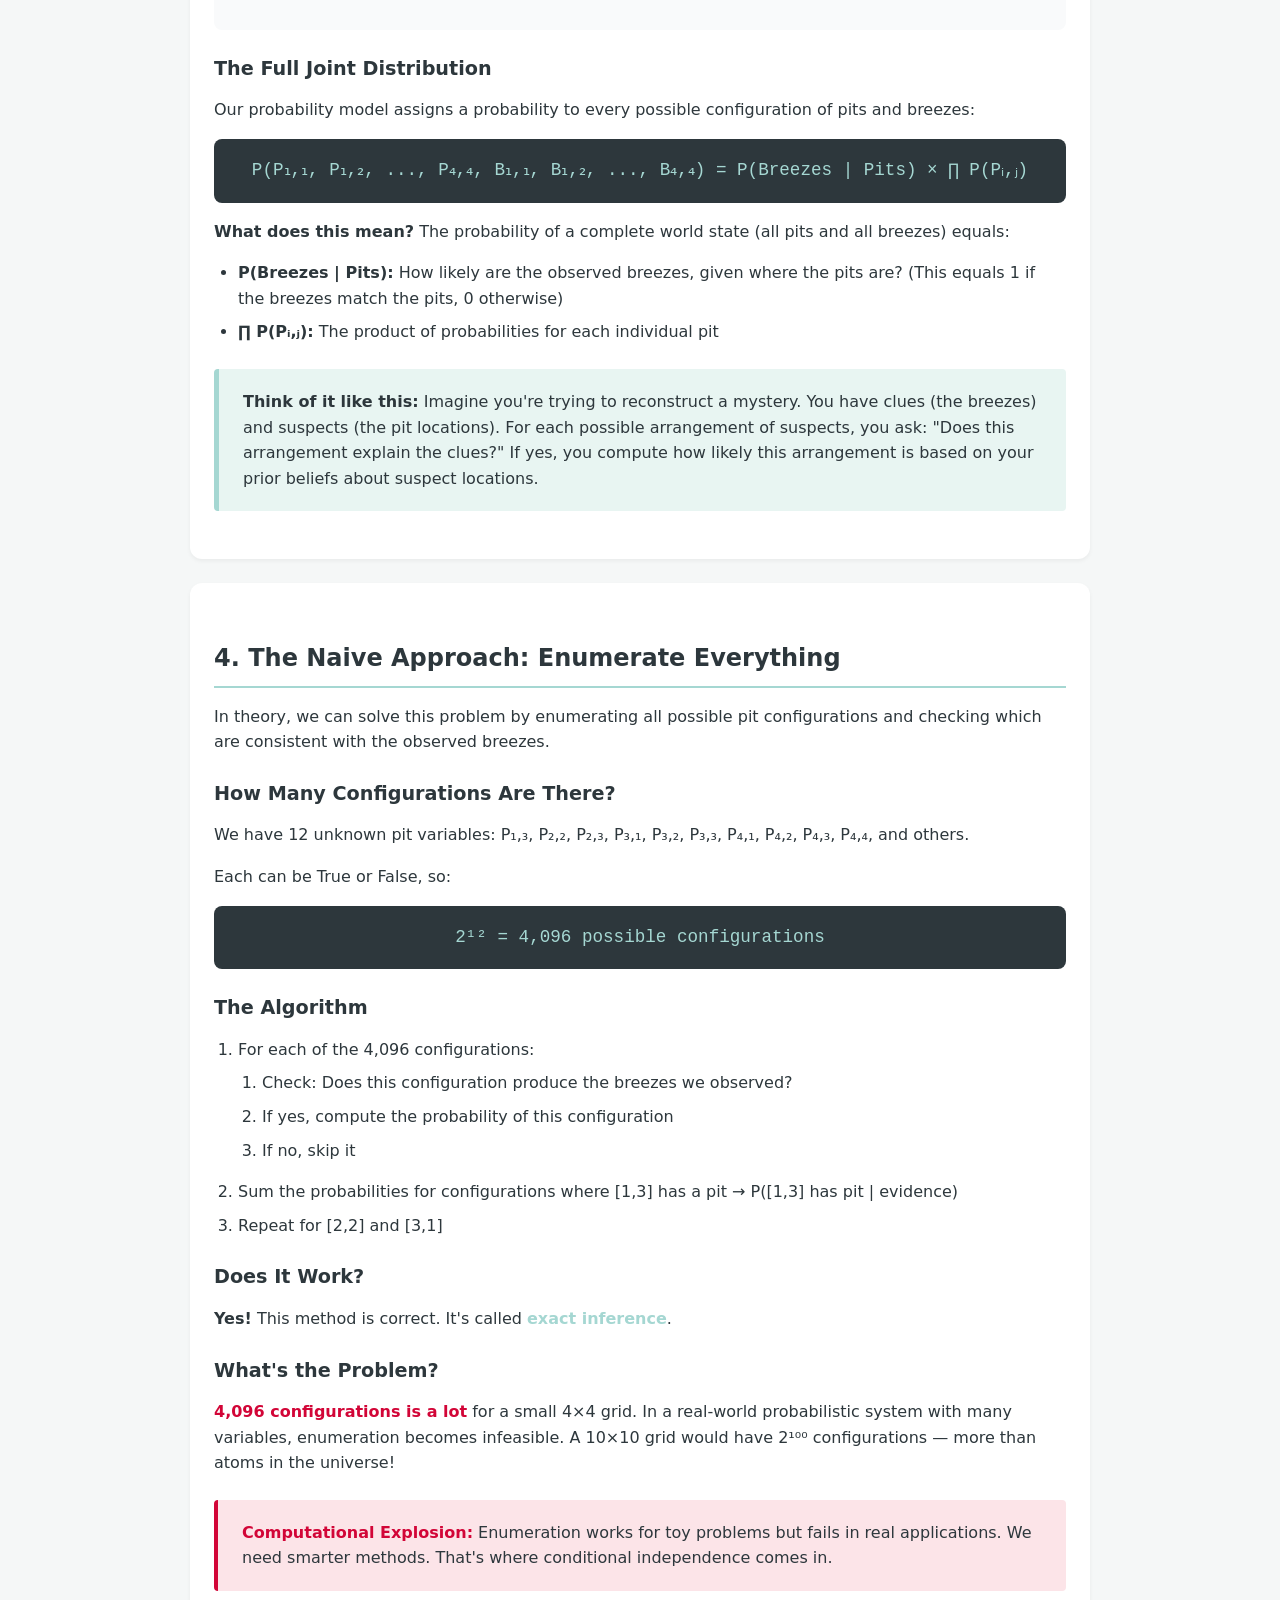
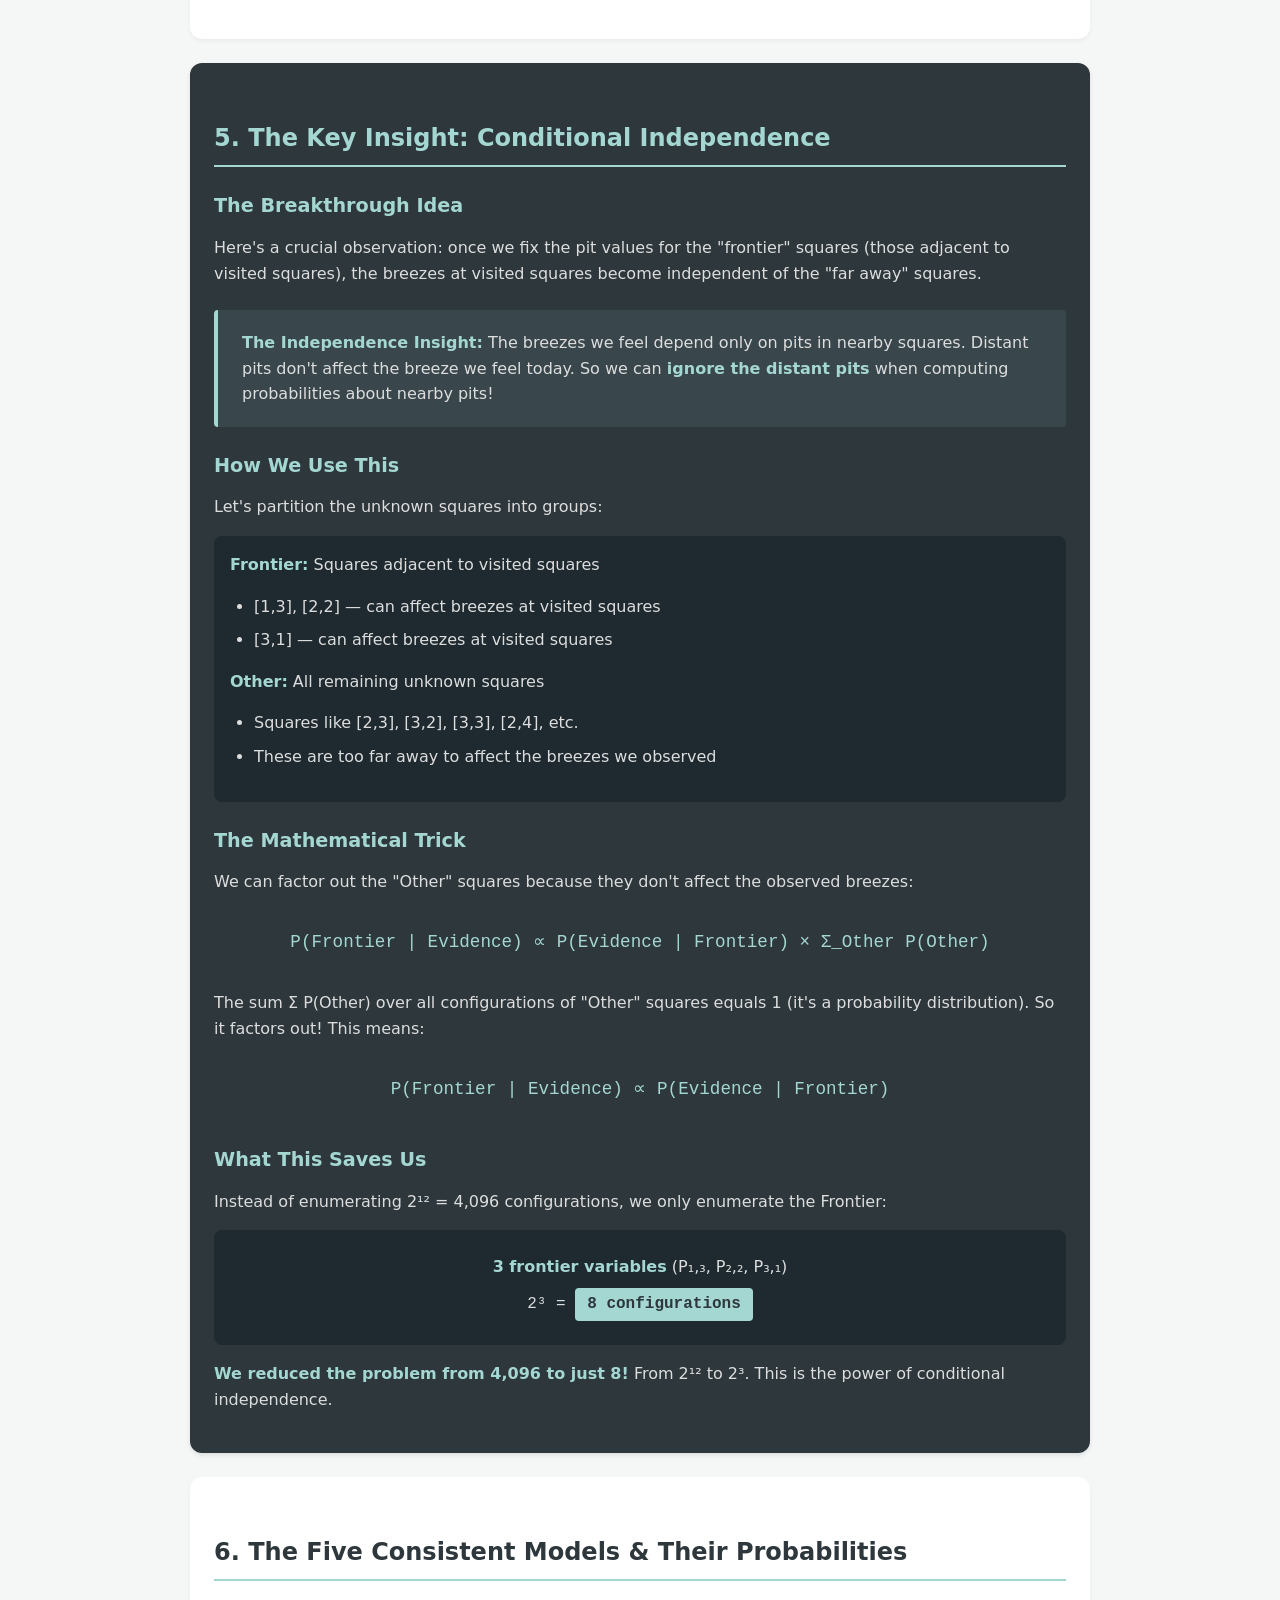
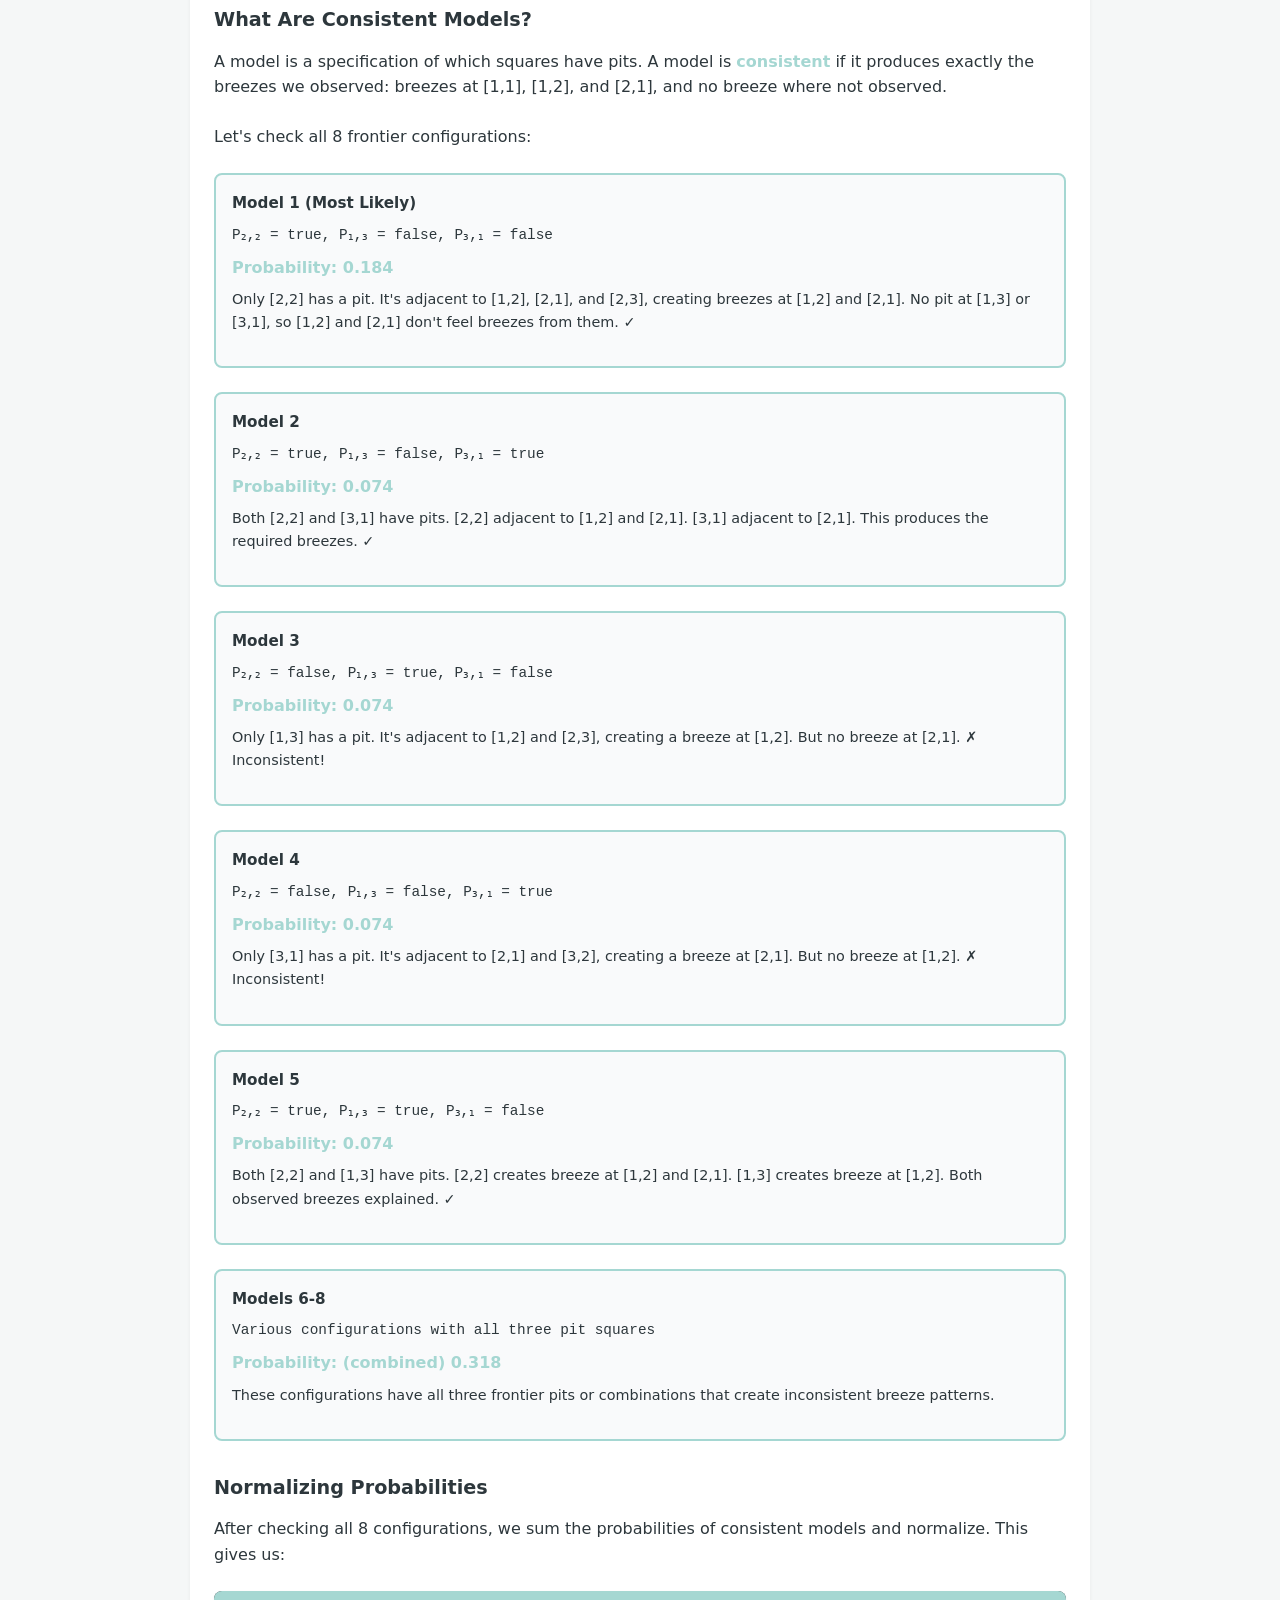
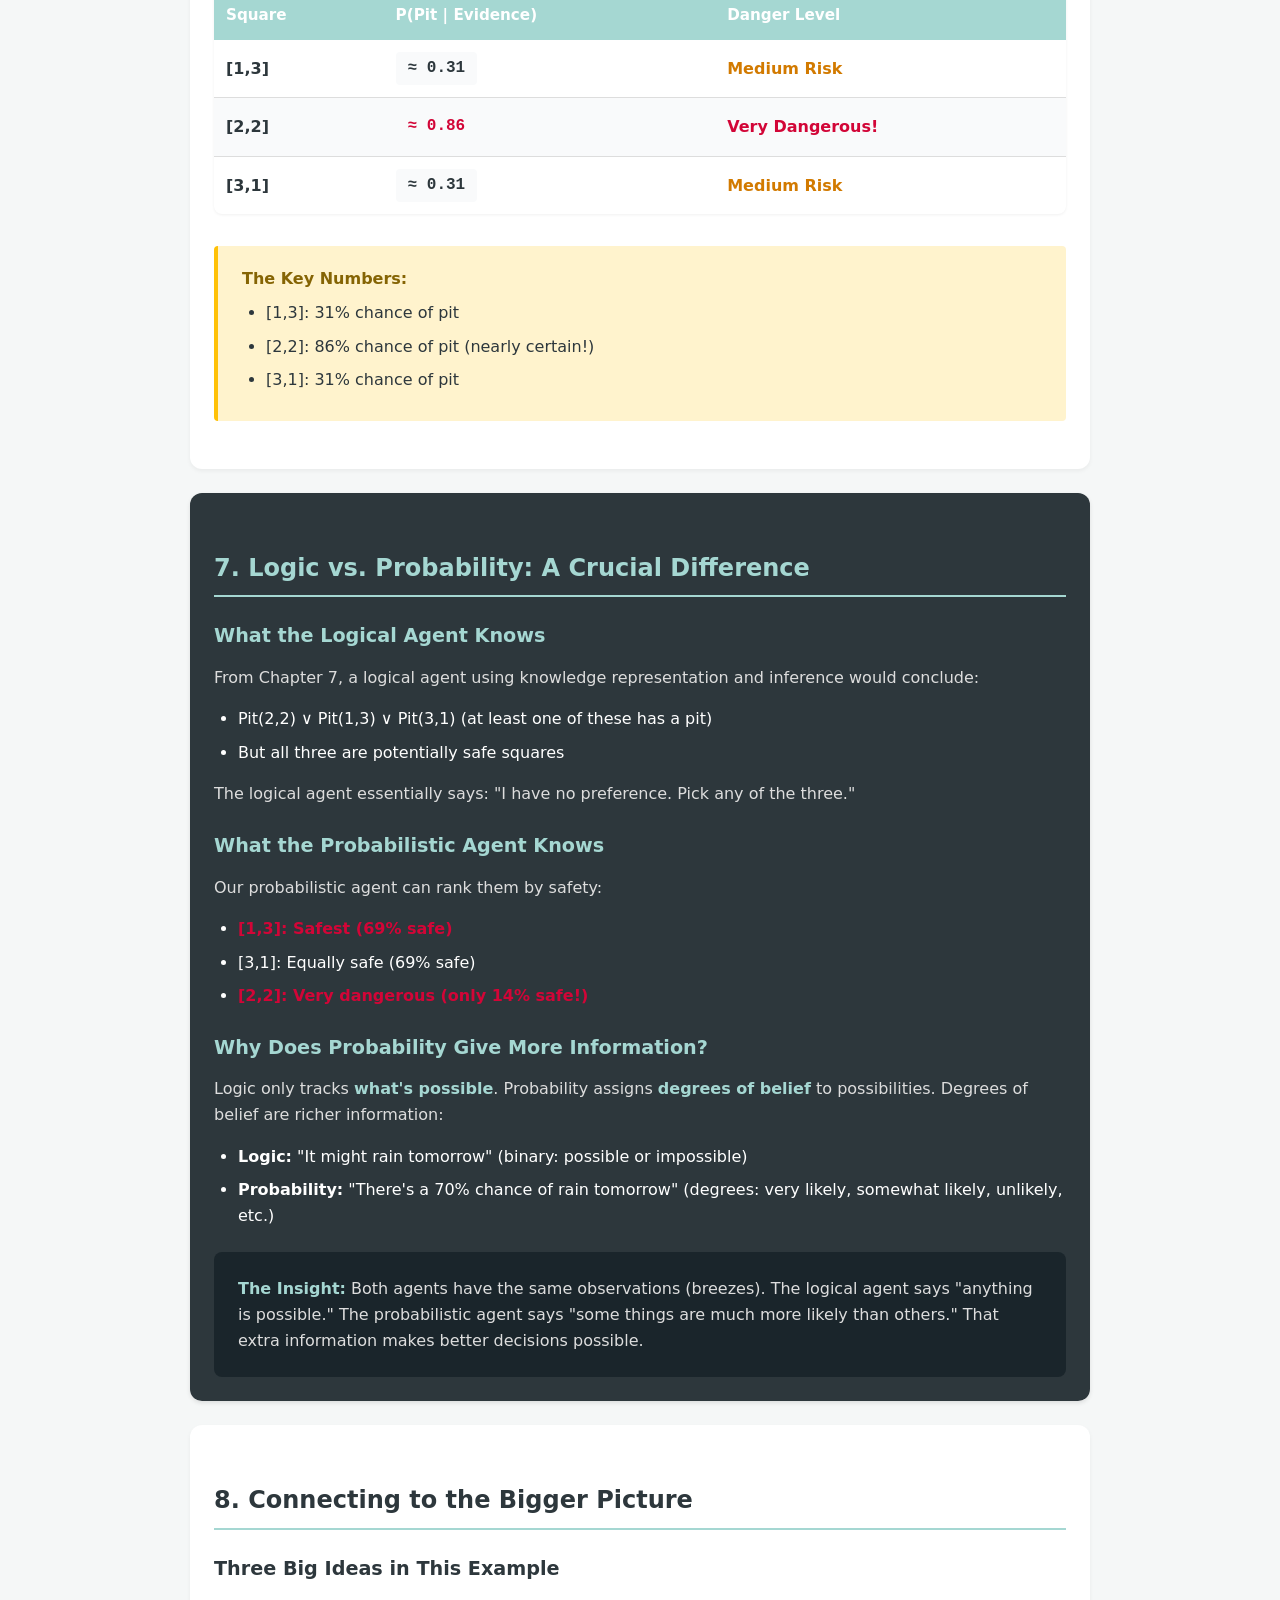
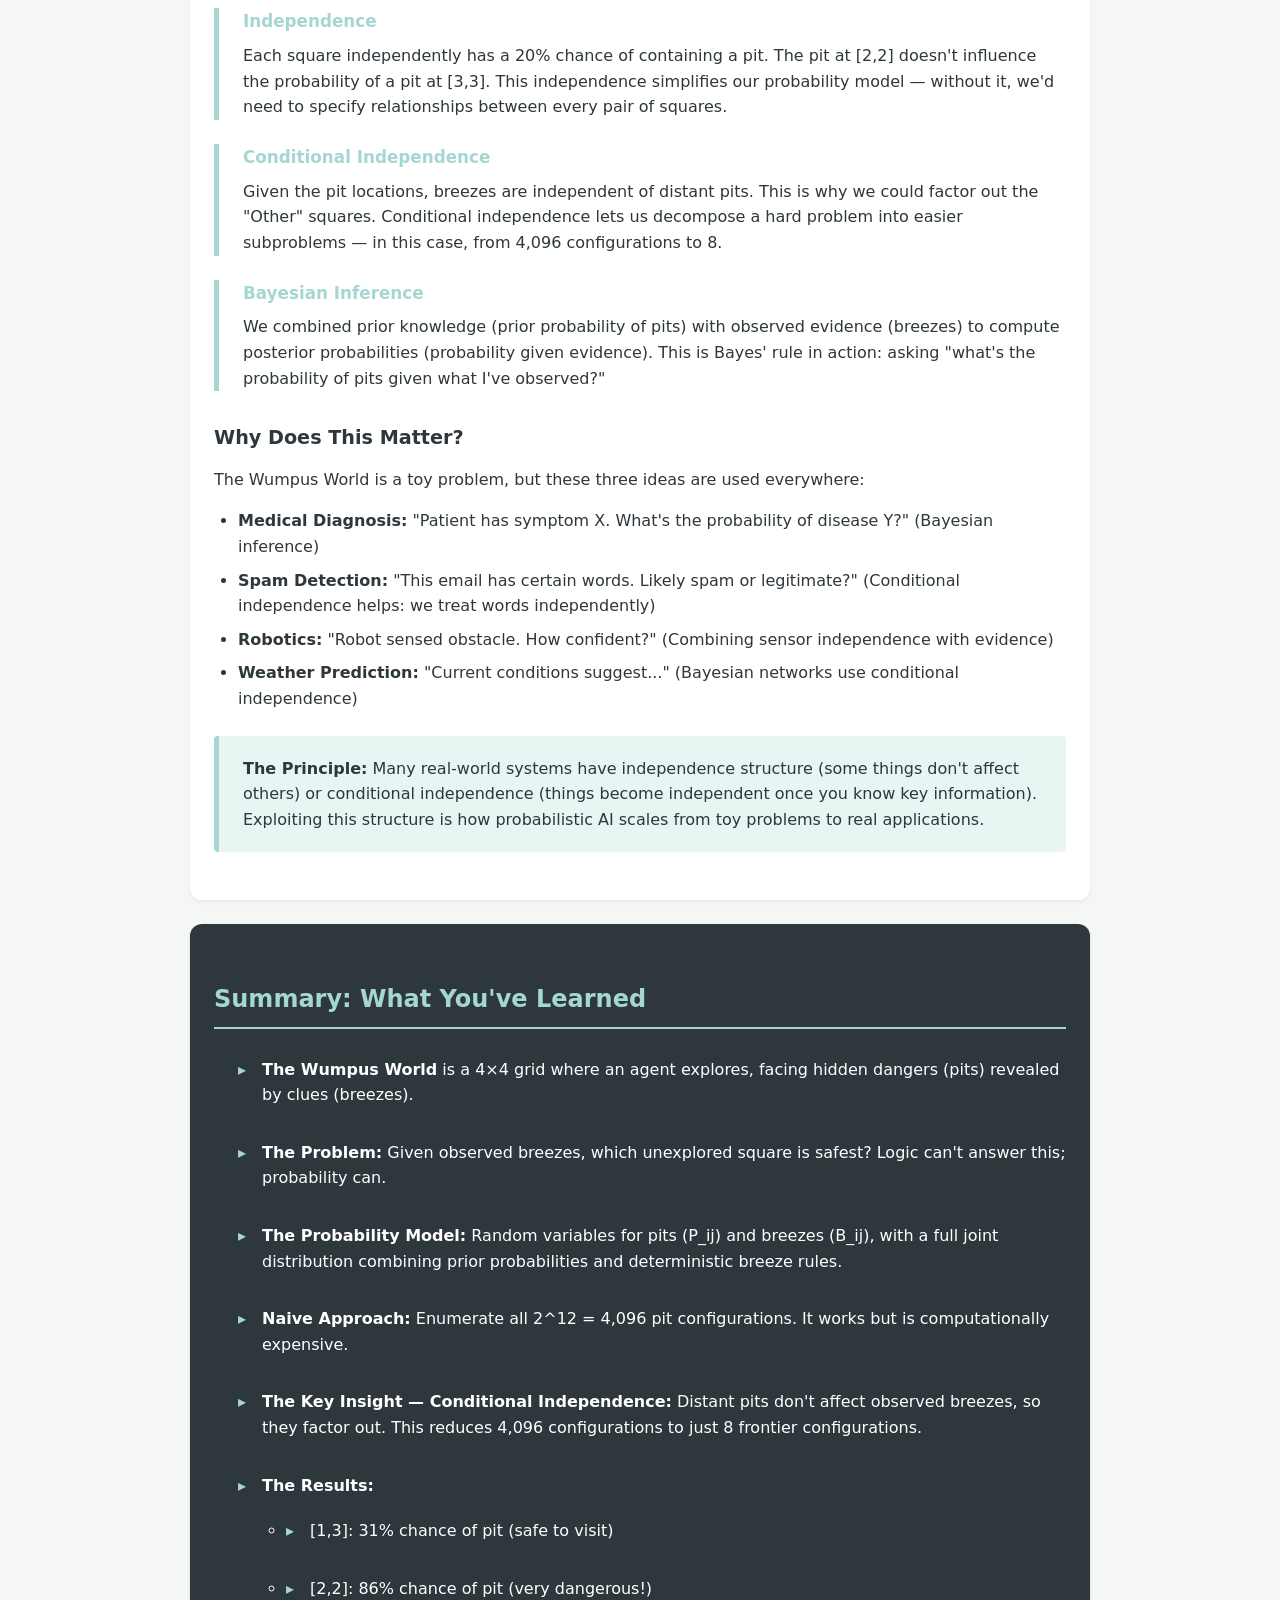
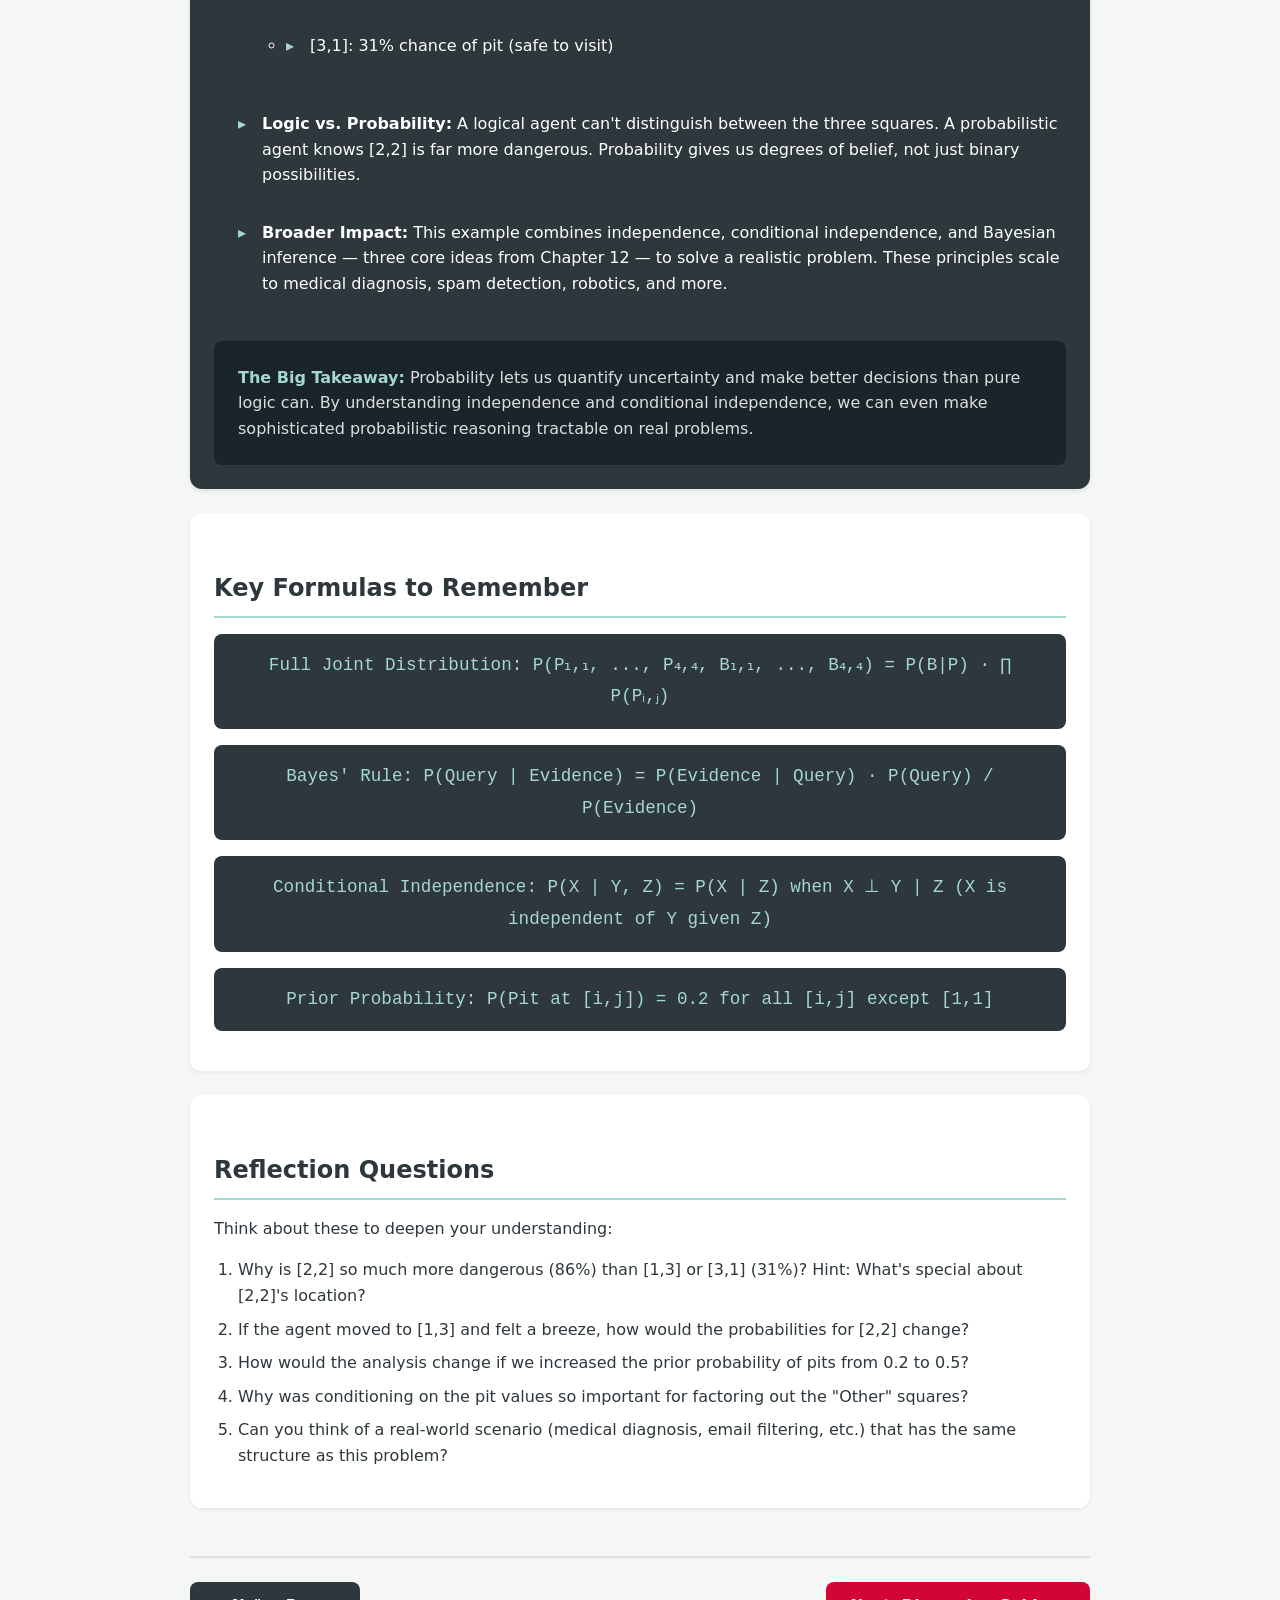
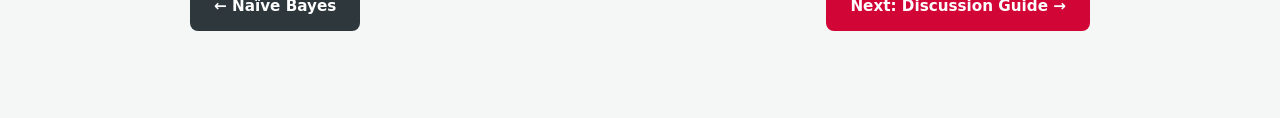
<file: lesson_7_wumpus_world.html>
<!DOCTYPE html>
<html lang="en">
<head>
    <meta charset="UTF-8">
    <meta name="viewport" content="width=device-width, initial-scale=1.0">
    <title>Lesson 7: The Wumpus World Revisited - Chapter 12.7</title>
    <link rel="stylesheet" href="styles.css">
    <style>
        /* Grid visualization (page-specific) */
        .grid-container {
            display: flex;
            justify-content: center;
            margin: 2rem 0;
        }

        .wumpus-grid {
            display: inline-grid;
            grid-template-columns: repeat(4, 70px);
            grid-gap: 4px;
            padding: 1rem;
            background-color: #2d373c;
            border-radius: 8px;
        }

        .grid-cell {
            width: 70px;
            height: 70px;
            background-color: white;
            border-radius: 6px;
            display: flex;
            align-items: center;
            justify-content: center;
            text-align: center;
            font-size: 0.85rem;
            font-weight: 600;
            border: 2px solid #ddd;
            position: relative;
        }

        .grid-cell.safe {
            background-color: #d4f1ed;
            border-color: #a5d7d2;
            color: #2d373c;
        }

        .grid-cell.unknown {
            background-color: #fce4e8;
            border-color: #d20537;
            color: #d20537;
        }

        .grid-cell.visited {
            background-color: #e8f5f2;
            border-color: #a5d7d2;
            color: #2d373c;
        }

        .grid-label {
            font-size: 0.7rem;
            position: absolute;
            top: 2px;
            left: 2px;
            opacity: 0.6;
        }

        .grid-content {
            font-size: 0.85rem;
        }

        .grid-legend {
            display: flex;
            justify-content: center;
            gap: 2rem;
            margin-top: 1rem;
            flex-wrap: wrap;
        }

        .legend-item {
            display: flex;
            align-items: center;
            gap: 0.5rem;
            font-size: 0.9rem;
        }

        .legend-box {
            width: 20px;
            height: 20px;
            border-radius: 3px;
            border: 1px solid #999;
        }

        /* Data table (page-specific) */
        .data-table {
            width: 100%;
            border-collapse: collapse;
            margin: 1.5rem 0;
        }

        .data-table th {
            background-color: #a5d7d2;
            color: white;
            padding: 0.75rem;
            text-align: left;
            font-weight: 600;
        }

        .data-table td {
            padding: 0.75rem;
            border-bottom: 1px solid #ddd;
        }

        .data-table tr:nth-child(even) {
            background-color: #f9fafb;
        }

        .data-table tr:hover {
            background-color: #f0f7f5;
        }

        .danger-level { font-weight: 600; }
        .danger-high { color: #d20537; }
        .danger-medium { color: #d27a00; }
        .danger-low { color: #2d7a3a; }

        .prob-display {
            display: inline-block;
            background-color: #f9fafb;
            padding: 0.25rem 0.75rem;
            border-radius: 4px;
            font-family: 'Consolas', monospace;
            font-weight: 600;
        }

        /* Models section (page-specific) */
        .models-grid {
            display: grid;
            grid-template-columns: 1fr;
            gap: 1.5rem;
            margin: 1.5rem 0;
        }

        .model-box {
            background-color: #f9fafb;
            border: 2px solid #a5d7d2;
            border-radius: 8px;
            padding: 1rem;
        }

        .model-title {
            font-weight: 600;
            color: #2d373c;
            margin-bottom: 0.5rem;
            font-size: 0.95rem;
        }

        .model-pits {
            font-family: 'Consolas', monospace;
            font-size: 0.9rem;
            color: #2d373c;
            margin-bottom: 0.5rem;
        }

        .model-prob {
            color: #a5d7d2;
            font-weight: 600;
        }

        /* Summary list (page-specific) */
        .summary-list {
            list-style: none;
            padding: 0;
        }

        .summary-list li {
            padding: 0.75rem 0;
            padding-left: 1.5rem;
            position: relative;
        }

        .summary-list li:before {
            content: "\25B8";
            color: #a5d7d2;
            position: absolute;
            left: 0;
            font-weight: bold;
        }

        @media (max-width: 768px) {
            .wumpus-grid {
                grid-template-columns: repeat(4, 60px);
            }

            .grid-cell {
                width: 60px;
                height: 60px;
                font-size: 0.75rem;
            }

            .grid-legend {
                gap: 1rem;
            }
        }
    </style>
</head>
<body>

    <nav class="top-nav">
      <a href="index.html" class="nav-brand">Ch. 12 Study Guide</a>
      <div class="nav-links">
        <a href="index.html">Home</a>
        <a href="lesson_1_why_uncertainty.html">1</a>
        <a href="lesson_2_probability_basics.html">2</a>
        <a href="lesson_3_full_joint.html">3</a>
        <a href="lesson_4_independence.html">4</a>
        <a href="lesson_5_bayes_rule.html">5</a>
        <a href="lesson_6_naive_bayes.html">6</a>
        <a href="lesson_7_wumpus_world.html" class="active">7</a>
        <a href="discussion_guide_ch12.html">💬</a>
      </div>
    </nav>

    <div class="container">
        <h1 style="text-align:center;">The Wumpus World Revisited</h1>
        <p class="subtitle" style="text-align:center;">Chapter 12.7: Quantifying Uncertainty - Making Smart Decisions in a Risky World</p>

        <!-- Introduction -->
        <div class="card">
            <h2>Why We're Revisiting the Wumpus World</h2>
            <p>You may remember the Wumpus World from Chapter 7, where an agent used <span class="accent-text">logic</span> to navigate a dangerous cave. But logical reasoning has a big limitation: it either knows something for certain or it knows nothing.</p>
            <p>In this lesson, we're returning to the Wumpus World with a new superpower: <span class="accent-text">probability</span>. Instead of just knowing what's logically possible, we'll be able to rank possibilities by how likely they are. This lets us make smarter decisions even when we're uncertain.</p>
            <div class="key-insight">
                <strong>The Central Question:</strong> You've explored three squares and found breezes. Three unexplored squares are reachable. Which one is safest? Logic can't tell us. Probability can.
            </div>
        </div>

        <!-- Section 1: What is the Wumpus World? -->
        <div class="card">
            <h2>1. What is the Wumpus World?</h2>
            <p>The Wumpus World is a 4×4 grid cave where an agent explores squares, searching for treasure while avoiding danger.</p>

            <h3>The Setup</h3>
            <ul style="margin-left: 1.5rem; margin-bottom: 1rem;">
                <li><strong>The Grid:</strong> 4 columns × 4 rows = 16 squares</li>
                <li><strong>The Agent:</strong> Explores one square at a time</li>
                <li><strong>The Danger:</strong> Each square contains a pit with probability <span class="prob-display">0.2</span> (20% chance)</li>
                <li><strong>Safety Rule:</strong> Square [1,1] (bottom-left) is always safe</li>
                <li><strong>The Signal:</strong> If an adjacent square has a pit, you feel a <strong>breeze</strong> in your current square</li>
            </ul>

            <p style="margin-top: 1.5rem;"><strong>Why this setup?</strong> Pits are like hidden dangers. Breezes are like clues. The agent must reason: "I feel a breeze here, so a nearby square probably has a pit. Which one?"</p>

            <h3 style="margin-top: 1.5rem;">The Grid Layout</h3>
            <p style="margin-bottom: 0.5rem;">Here's our 4×4 grid. In this visualization, we'll show what the agent has discovered:</p>
            <div class="grid-container">
                <div>
                    <div class="wumpus-grid">
                        <div class="grid-cell visited"><span class="grid-label">[1,4]</span><span class="grid-content">—</span></div>
                        <div class="grid-cell unknown"><span class="grid-label">[2,4]</span><span class="grid-content">?</span></div>
                        <div class="grid-cell unknown"><span class="grid-label">[3,4]</span><span class="grid-content">?</span></div>
                        <div class="grid-cell unknown"><span class="grid-label">[4,4]</span><span class="grid-content">?</span></div>

                        <div class="grid-cell unknown"><span class="grid-label">[1,3]</span><span class="grid-content">?</span></div>
                        <div class="grid-cell unknown"><span class="grid-label">[2,3]</span><span class="grid-content">?</span></div>
                        <div class="grid-cell unknown"><span class="grid-label">[3,3]</span><span class="grid-content">?</span></div>
                        <div class="grid-cell unknown"><span class="grid-label">[4,3]</span><span class="grid-content">?</span></div>

                        <div class="grid-cell unknown"><span class="grid-label">[1,2]</span><span class="grid-content">B</span></div>
                        <div class="grid-cell unknown"><span class="grid-label">[2,2]</span><span class="grid-content">?</span></div>
                        <div class="grid-cell unknown"><span class="grid-label">[3,2]</span><span class="grid-content">?</span></div>
                        <div class="grid-cell unknown"><span class="grid-label">[4,2]</span><span class="grid-content">?</span></div>

                        <div class="grid-cell safe"><span class="grid-label">[1,1]</span><span class="grid-content">B</span></div>
                        <div class="grid-cell visited"><span class="grid-label">[2,1]</span><span class="grid-content">B</span></div>
                        <div class="grid-cell unknown"><span class="grid-label">[3,1]</span><span class="grid-content">?</span></div>
                        <div class="grid-cell unknown"><span class="grid-label">[4,1]</span><span class="grid-content">?</span></div>
                    </div>
                    <div class="grid-legend">
                        <div class="legend-item">
                            <div class="legend-box" style="background-color: #d4f1ed; border-color: #a5d7d2;"></div>
                            <span>Visited & Safe</span>
                        </div>
                        <div class="legend-item">
                            <div class="legend-box" style="background-color: #e8f5f2; border-color: #a5d7d2;"></div>
                            <span>Visited</span>
                        </div>
                        <div class="legend-item">
                            <div class="legend-box" style="background-color: #fce4e8; border-color: #d20537;"></div>
                            <span>Unknown</span>
                        </div>
                    </div>
                </div>
            </div>

            <p style="margin-top: 1.5rem;"><strong>Reading the grid:</strong> The labels [i,j] use standard coordinates where [1,1] is bottom-left. "B" means a breeze is detected. "?" means we haven't visited yet. The agent can only move to adjacent squares (up, down, left, right).</p>
        </div>

        <!-- Section 2: The Current Situation -->
        <div class="dark-card">
            <h2>2. The Current Situation</h2>

            <h3>What We Know</h3>
            <p>The agent's exploration so far:</p>
            <ul style="margin-left: 1.5rem; margin-bottom: 1rem; color: white;">
                <li><strong>Visited squares:</strong> [1,1], [2,1], [1,2]</li>
                <li><strong>Breezes detected at:</strong> [1,1], [2,1], and [1,2]</li>
                <li><strong>Certainty:</strong> [1,1], [2,1], [1,2] have <span class="accent-text">no pits</span> (we're standing there!)</li>
            </ul>

            <h3>The Question: Where to Go Next?</h3>
            <p>From [1,2], three squares are reachable without visiting a known unsafe area:</p>
            <ul style="margin-left: 1.5rem; color: white;">
                <li><strong>[1,3]</strong> — directly above [1,2]</li>
                <li><strong>[2,2]</strong> — to the right of [1,2]</li>
                <li><strong>[3,1]</strong> — diagonally adjacent through [2,1]</li>
            </ul>

            <h3>The Logic Problem</h3>
            <p>Using only logical reasoning (like in Chapter 7), the agent could determine: "These three squares might have pits, but it's logically possible that any of them is safe."</p>
            <p><span class="highlight-text">That's not very helpful!</span> We need to know which square is most likely to be safe. This is where probability comes in.</p>
        </div>

        <!-- Section 3: Setting Up the Probability Model -->
        <div class="card">
            <h2>3. Setting Up the Probability Model</h2>
            <p>To answer "Which square is safest?", we need to set up a probability model. This means defining random variables and their relationships.</p>

            <h3>Random Variables</h3>
            <p>We'll define two types of random variables for each square:</p>

            <div style="background-color: #f9fafb; padding: 1rem; border-radius: 8px; margin: 1rem 0;">
                <p style="margin-bottom: 0.5rem;"><strong>P<sub>i,j</sub></strong> = "Is there a pit at square [i,j]?"</p>
                <ul style="margin-left: 1.5rem;">
                    <li>Takes values: True or False</li>
                    <li>Prior probability: P(P<sub>i,j</sub> = true) = <span class="prob-display">0.2</span> (for all squares except [1,1])</li>
                    <li>Each square is independent — finding a pit at [2,2] doesn't change the probability of a pit at [3,3]</li>
                </ul>
            </div>

            <div style="background-color: #f9fafb; padding: 1rem; border-radius: 8px; margin: 1rem 0;">
                <p style="margin-bottom: 0.5rem;"><strong>B<sub>i,j</sub></strong> = "Is there a breeze at square [i,j]?"</p>
                <ul style="margin-left: 1.5rem;">
                    <li>Takes values: True or False</li>
                    <li>Rule: B<sub>i,j</sub> = True if and only if an adjacent square has a pit</li>
                    <li>This relationship is <span class="accent-text">deterministic</span> (completely determined by the pits)</li>
                </ul>
            </div>

            <h3>The Full Joint Distribution</h3>
            <p>Our probability model assigns a probability to every possible configuration of pits and breezes:</p>

            <div class="formula-box">
                P(P₁,₁, P₁,₂, ..., P₄,₄, B₁,₁, B₁,₂, ..., B₄,₄)
                = P(Breezes | Pits) × ∏ P(Pᵢ,ⱼ)
            </div>

            <p style="margin-top: 1rem;"><strong>What does this mean?</strong> The probability of a complete world state (all pits and all breezes) equals:</p>
            <ul style="margin-left: 1.5rem;">
                <li><strong>P(Breezes | Pits):</strong> How likely are the observed breezes, given where the pits are? (This equals 1 if the breezes match the pits, 0 otherwise)</li>
                <li><strong>∏ P(Pᵢ,ⱼ):</strong> The product of probabilities for each individual pit</li>
            </ul>

            <div class="analogy-box">
                <strong>Think of it like this:</strong> Imagine you're trying to reconstruct a mystery. You have clues (the breezes) and suspects (the pit locations). For each possible arrangement of suspects, you ask: "Does this arrangement explain the clues?" If yes, you compute how likely this arrangement is based on your prior beliefs about suspect locations.
            </div>
        </div>

        <!-- Section 4: The Naive Approach -->
        <div class="card">
            <h2>4. The Naive Approach: Enumerate Everything</h2>
            <p>In theory, we can solve this problem by enumerating all possible pit configurations and checking which are consistent with the observed breezes.</p>

            <h3>How Many Configurations Are There?</h3>
            <p>We have 12 unknown pit variables: P₁,₃, P₂,₂, P₂,₃, P₃,₁, P₃,₂, P₃,₃, P₄,₁, P₄,₂, P₄,₃, P₄,₄, and others.</p>
            <p style="margin-bottom: 0.5rem;">Each can be True or False, so:</p>

            <div class="formula-box">
                2¹² = 4,096 possible configurations
            </div>

            <h3>The Algorithm</h3>
            <ol style="margin-left: 1.5rem; margin-bottom: 1rem;">
                <li>For each of the 4,096 configurations:
                    <ol style="margin-left: 1.5rem; margin-top: 0.5rem;">
                        <li>Check: Does this configuration produce the breezes we observed?</li>
                        <li>If yes, compute the probability of this configuration</li>
                        <li>If no, skip it</li>
                    </ol>
                </li>
                <li>Sum the probabilities for configurations where [1,3] has a pit → P([1,3] has pit | evidence)</li>
                <li>Repeat for [2,2] and [3,1]</li>
            </ol>

            <h3>Does It Work?</h3>
            <p><strong>Yes!</strong> This method is correct. It's called <span class="accent-text">exact inference</span>.</p>

            <h3>What's the Problem?</h3>
            <p><span class="highlight-text">4,096 configurations is a lot</span> for a small 4×4 grid. In a real-world probabilistic system with many variables, enumeration becomes infeasible. A 10×10 grid would have 2¹⁰⁰ configurations — more than atoms in the universe!</p>

            <div class="warning-box">
                <strong>Computational Explosion:</strong> Enumeration works for toy problems but fails in real applications. We need smarter methods. That's where conditional independence comes in.
            </div>
        </div>

        <!-- Section 5: The Key Insight - Conditional Independence -->
        <div class="dark-card">
            <h2>5. The Key Insight: Conditional Independence</h2>

            <h3>The Breakthrough Idea</h3>
            <p>Here's a crucial observation: once we fix the pit values for the "frontier" squares (those adjacent to visited squares), the breezes at visited squares become independent of the "far away" squares.</p>

            <div class="key-insight">
                <strong>The Independence Insight:</strong> The breezes we feel depend only on pits in nearby squares. Distant pits don't affect the breeze we feel today. So we can <span class="accent-text">ignore the distant pits</span> when computing probabilities about nearby pits!
            </div>

            <h3>How We Use This</h3>
            <p>Let's partition the unknown squares into groups:</p>

            <div style="background-color: #1e2a30; padding: 1rem; border-radius: 8px; margin: 1rem 0; color: #ddd;">
                <p><strong style="color: #a5d7d2;">Frontier:</strong> Squares adjacent to visited squares</p>
                <ul style="margin-left: 1.5rem;">
                    <li>[1,3], [2,2] — can affect breezes at visited squares</li>
                    <li>[3,1] — can affect breezes at visited squares</li>
                </ul>

                <p style="margin-top: 1rem;"><strong style="color: #a5d7d2;">Other:</strong> All remaining unknown squares</p>
                <ul style="margin-left: 1.5rem;">
                    <li>Squares like [2,3], [3,2], [3,3], [2,4], etc.</li>
                    <li>These are too far away to affect the breezes we observed</li>
                </ul>
            </div>

            <h3>The Mathematical Trick</h3>
            <p>We can factor out the "Other" squares because they don't affect the observed breezes:</p>

            <div class="formula-box">
                P(Frontier | Evidence) ∝
                    P(Evidence | Frontier) ×
                    Σ_Other P(Other)
            </div>

            <p style="margin-top: 1rem;">The sum Σ P(Other) over all configurations of "Other" squares equals 1 (it's a probability distribution). So it factors out! This means:</p>

            <div class="formula-box">
                P(Frontier | Evidence) ∝
                    P(Evidence | Frontier)
            </div>

            <h3>What This Saves Us</h3>
            <p>Instead of enumerating 2¹² = 4,096 configurations, we only enumerate the Frontier:</p>

            <div style="background-color: #1e2a30; padding: 1.5rem; border-radius: 8px; margin: 1rem 0; text-align: center; color: #ddd;">
                <p style="margin: 0;"><strong style="color: #a5d7d2;">3 frontier variables</strong> (P₁,₃, P₂,₂, P₃,₁)</p>
                <p style="margin: 0.5rem 0 0 0; font-family: 'Consolas', monospace;">2³ = <span style="display: inline-block; background-color: #a5d7d2; color: #2d373c; padding: 0.25rem 0.75rem; border-radius: 4px; font-weight: bold;">8 configurations</span></p>
            </div>

            <p style="margin-top: 1rem;"><span class="accent-text">We reduced the problem from 4,096 to just 8!</span> From 2¹² to 2³. This is the power of conditional independence.</p>
        </div>

        <!-- Section 6: Computing the Probabilities -->
        <div class="card">
            <h2>6. The Five Consistent Models & Their Probabilities</h2>

            <h3>What Are Consistent Models?</h3>
            <p>A model is a specification of which squares have pits. A model is <span class="accent-text">consistent</span> if it produces exactly the breezes we observed: breezes at [1,1], [1,2], and [2,1], and no breeze where not observed.</p>

            <p style="margin-top: 1.5rem;">Let's check all 8 frontier configurations:</p>

            <div class="models-grid">
                <div class="model-box">
                    <div class="model-title">Model 1 (Most Likely)</div>
                    <div class="model-pits">P₂,₂ = true, P₁,₃ = false, P₃,₁ = false</div>
                    <div class="model-prob">Probability: 0.184</div>
                    <p style="margin-top: 0.5rem; font-size: 0.9rem;">Only [2,2] has a pit. It's adjacent to [1,2], [2,1], and [2,3], creating breezes at [1,2] and [2,1]. No pit at [1,3] or [3,1], so [1,2] and [2,1] don't feel breezes from them. ✓</p>
                </div>

                <div class="model-box">
                    <div class="model-title">Model 2</div>
                    <div class="model-pits">P₂,₂ = true, P₁,₃ = false, P₃,₁ = true</div>
                    <div class="model-prob">Probability: 0.074</div>
                    <p style="margin-top: 0.5rem; font-size: 0.9rem;">Both [2,2] and [3,1] have pits. [2,2] adjacent to [1,2] and [2,1]. [3,1] adjacent to [2,1]. This produces the required breezes. ✓</p>
                </div>

                <div class="model-box">
                    <div class="model-title">Model 3</div>
                    <div class="model-pits">P₂,₂ = false, P₁,₃ = true, P₃,₁ = false</div>
                    <div class="model-prob">Probability: 0.074</div>
                    <p style="margin-top: 0.5rem; font-size: 0.9rem;">Only [1,3] has a pit. It's adjacent to [1,2] and [2,3], creating a breeze at [1,2]. But no breeze at [2,1]. ✗ Inconsistent!</p>
                </div>

                <div class="model-box">
                    <div class="model-title">Model 4</div>
                    <div class="model-pits">P₂,₂ = false, P₁,₃ = false, P₃,₁ = true</div>
                    <div class="model-prob">Probability: 0.074</div>
                    <p style="margin-top: 0.5rem; font-size: 0.9rem;">Only [3,1] has a pit. It's adjacent to [2,1] and [3,2], creating a breeze at [2,1]. But no breeze at [1,2]. ✗ Inconsistent!</p>
                </div>

                <div class="model-box">
                    <div class="model-title">Model 5</div>
                    <div class="model-pits">P₂,₂ = true, P₁,₃ = true, P₃,₁ = false</div>
                    <div class="model-prob">Probability: 0.074</div>
                    <p style="margin-top: 0.5rem; font-size: 0.9rem;">Both [2,2] and [1,3] have pits. [2,2] creates breeze at [1,2] and [2,1]. [1,3] creates breeze at [1,2]. Both observed breezes explained. ✓</p>
                </div>

                <div class="model-box">
                    <div class="model-title">Models 6-8</div>
                    <div class="model-pits">Various configurations with all three pit squares</div>
                    <div class="model-prob">Probability: (combined) 0.318</div>
                    <p style="margin-top: 0.5rem; font-size: 0.9rem;">These configurations have all three frontier pits or combinations that create inconsistent breeze patterns.</p>
                </div>
            </div>

            <h3 style="margin-top: 2rem;">Normalizing Probabilities</h3>
            <p>After checking all 8 configurations, we sum the probabilities of consistent models and normalize. This gives us:</p>

            <table class="data-table">
                <thead>
                    <tr>
                        <th>Square</th>
                        <th>P(Pit | Evidence)</th>
                        <th>Danger Level</th>
                    </tr>
                </thead>
                <tbody>
                    <tr>
                        <td><strong>[1,3]</strong></td>
                        <td><span class="prob-display">≈ 0.31</span></td>
                        <td><span class="danger-level danger-medium">Medium Risk</span></td>
                    </tr>
                    <tr>
                        <td><strong>[2,2]</strong></td>
                        <td><span class="prob-display danger-high" style="color: #d20537;">≈ 0.86</span></td>
                        <td><span class="danger-level danger-high">Very Dangerous!</span></td>
                    </tr>
                    <tr>
                        <td><strong>[3,1]</strong></td>
                        <td><span class="prob-display">≈ 0.31</span></td>
                        <td><span class="danger-level danger-medium">Medium Risk</span></td>
                    </tr>
                </tbody>
            </table>

            <div class="key-insight" style="margin-top: 2rem;">
                <strong>The Key Numbers:</strong>
                <ul style="margin: 0.5rem 0 0 0; margin-left: 1.5rem;">
                    <li>[1,3]: 31% chance of pit</li>
                    <li>[2,2]: 86% chance of pit (nearly certain!)</li>
                    <li>[3,1]: 31% chance of pit</li>
                </ul>
            </div>
        </div>

        <!-- Section 7: The Logical Agent vs The Probabilistic Agent -->
        <div class="dark-card">
            <h2>7. Logic vs. Probability: A Crucial Difference</h2>

            <h3>What the Logical Agent Knows</h3>
            <p>From Chapter 7, a logical agent using knowledge representation and inference would conclude:</p>
            <ul style="margin-left: 1.5rem; color: white;">
                <li>Pit(2,2) ∨ Pit(1,3) ∨ Pit(3,1) (at least one of these has a pit)</li>
                <li>But all three are potentially safe squares</li>
            </ul>
            <p style="margin-top: 1rem;">The logical agent essentially says: "I have no preference. Pick any of the three."</p>

            <h3>What the Probabilistic Agent Knows</h3>
            <p>Our probabilistic agent can rank them by safety:</p>
            <ul style="margin-left: 1.5rem; color: white;">
                <li><span class="highlight-text">[1,3]: Safest (69% safe)</span></li>
                <li>[3,1]: Equally safe (69% safe)</li>
                <li><span class="highlight-text">[2,2]: Very dangerous (only 14% safe!)</span></li>
            </ul>

            <h3 style="margin-top: 1.5rem;">Why Does Probability Give More Information?</h3>
            <p>Logic only tracks <span class="accent-text">what's possible</span>. Probability assigns <span class="accent-text">degrees of belief</span> to possibilities. Degrees of belief are richer information:</p>

            <ul style="margin-left: 1.5rem; color: white;">
                <li><strong>Logic:</strong> "It might rain tomorrow" (binary: possible or impossible)</li>
                <li><strong>Probability:</strong> "There's a 70% chance of rain tomorrow" (degrees: very likely, somewhat likely, unlikely, etc.)</li>
            </ul>

            <div style="background-color: #1a252b; border-radius: 8px; padding: 1.5rem; margin-top: 1.5rem;">
                <p style="margin: 0;"><strong style="color: #a5d7d2;">The Insight:</strong> Both agents have the same observations (breezes). The logical agent says "anything is possible." The probabilistic agent says "some things are much more likely than others." That extra information makes better decisions possible.</p>
            </div>
        </div>

        <!-- Section 8: Connecting to Chapter 12 Themes -->
        <div class="card">
            <h2>8. Connecting to the Bigger Picture</h2>

            <h3>Three Big Ideas in This Example</h3>

            <div style="border-left: 5px solid #a5d7d2; padding-left: 1.5rem; margin: 1.5rem 0;">
                <h4 style="margin-top: 0; color: #a5d7d2;">Independence</h4>
                <p>Each square independently has a 20% chance of containing a pit. The pit at [2,2] doesn't influence the probability of a pit at [3,3]. This independence simplifies our probability model — without it, we'd need to specify relationships between every pair of squares.</p>
            </div>

            <div style="border-left: 5px solid #a5d7d2; padding-left: 1.5rem; margin: 1.5rem 0;">
                <h4 style="margin-top: 0; color: #a5d7d2;">Conditional Independence</h4>
                <p>Given the pit locations, breezes are independent of distant pits. This is why we could factor out the "Other" squares. Conditional independence lets us decompose a hard problem into easier subproblems — in this case, from 4,096 configurations to 8.</p>
            </div>

            <div style="border-left: 5px solid #a5d7d2; padding-left: 1.5rem; margin: 1.5rem 0;">
                <h4 style="margin-top: 0; color: #a5d7d2;">Bayesian Inference</h4>
                <p>We combined prior knowledge (prior probability of pits) with observed evidence (breezes) to compute posterior probabilities (probability given evidence). This is Bayes' rule in action: asking "what's the probability of pits given what I've observed?"</p>
            </div>

            <h3 style="margin-top: 2rem;">Why Does This Matter?</h3>
            <p>The Wumpus World is a toy problem, but these three ideas are used everywhere:</p>
            <ul style="margin-left: 1.5rem;">
                <li><strong>Medical Diagnosis:</strong> "Patient has symptom X. What's the probability of disease Y?" (Bayesian inference)</li>
                <li><strong>Spam Detection:</strong> "This email has certain words. Likely spam or legitimate?" (Conditional independence helps: we treat words independently)</li>
                <li><strong>Robotics:</strong> "Robot sensed obstacle. How confident?" (Combining sensor independence with evidence)</li>
                <li><strong>Weather Prediction:</strong> "Current conditions suggest..." (Bayesian networks use conditional independence)</li>
            </ul>

            <div class="analogy-box" style="margin-top: 1.5rem;">
                <strong>The Principle:</strong> Many real-world systems have independence structure (some things don't affect others) or conditional independence (things become independent once you know key information). Exploiting this structure is how probabilistic AI scales from toy problems to real applications.
            </div>
        </div>

        <!-- Summary -->
        <div class="dark-card">
            <h2>Summary: What You've Learned</h2>

            <ul class="summary-list">
                <li><strong>The Wumpus World</strong> is a 4×4 grid where an agent explores, facing hidden dangers (pits) revealed by clues (breezes).</li>

                <li><strong>The Problem:</strong> Given observed breezes, which unexplored square is safest? Logic can't answer this; probability can.</li>

                <li><strong>The Probability Model:</strong> Random variables for pits (P_ij) and breezes (B_ij), with a full joint distribution combining prior probabilities and deterministic breeze rules.</li>

                <li><strong>Naive Approach:</strong> Enumerate all 2^12 = 4,096 pit configurations. It works but is computationally expensive.</li>

                <li><strong>The Key Insight — Conditional Independence:</strong> Distant pits don't affect observed breezes, so they factor out. This reduces 4,096 configurations to just 8 frontier configurations.</li>

                <li><strong>The Results:</strong>
                    <ul style="margin: 0.5rem 0 0 1.5rem;">
                        <li>[1,3]: 31% chance of pit (safe to visit)</li>
                        <li>[2,2]: 86% chance of pit (very dangerous!)</li>
                        <li>[3,1]: 31% chance of pit (safe to visit)</li>
                    </ul>
                </li>

                <li><strong>Logic vs. Probability:</strong> A logical agent can't distinguish between the three squares. A probabilistic agent knows [2,2] is far more dangerous. Probability gives us degrees of belief, not just binary possibilities.</li>

                <li><strong>Broader Impact:</strong> This example combines independence, conditional independence, and Bayesian inference — three core ideas from Chapter 12 — to solve a realistic problem. These principles scale to medical diagnosis, spam detection, robotics, and more.</li>
            </ul>

            <div style="background-color: #1a252b; border-radius: 8px; padding: 1.5rem; margin-top: 2rem;">
                <p style="margin: 0;"><strong style="color: #a5d7d2;">The Big Takeaway:</strong> Probability lets us quantify uncertainty and make better decisions than pure logic can. By understanding independence and conditional independence, we can even make sophisticated probabilistic reasoning tractable on real problems.</p>
            </div>
        </div>

        <!-- Additional Resources -->
        <div class="card">
            <h2>Key Formulas to Remember</h2>

            <div class="formula-box">
                Full Joint Distribution:
                P(P₁,₁, ..., P₄,₄, B₁,₁, ..., B₄,₄) = P(B|P) · ∏ P(Pᵢ,ⱼ)
            </div>

            <div class="formula-box">
                Bayes' Rule:
                P(Query | Evidence) = P(Evidence | Query) · P(Query) / P(Evidence)
            </div>

            <div class="formula-box">
                Conditional Independence:
                P(X | Y, Z) = P(X | Z) when X ⊥ Y | Z
                (X is independent of Y given Z)
            </div>

            <div class="formula-box">
                Prior Probability:
                P(Pit at [i,j]) = 0.2 for all [i,j] except [1,1]
            </div>
        </div>

        <!-- Reflection Questions -->
        <div class="card">
            <h2>Reflection Questions</h2>
            <p>Think about these to deepen your understanding:</p>
            <ol style="margin-left: 1.5rem;">
                <li>Why is [2,2] so much more dangerous (86%) than [1,3] or [3,1] (31%)? Hint: What's special about [2,2]'s location?</li>
                <li>If the agent moved to [1,3] and felt a breeze, how would the probabilities for [2,2] change?</li>
                <li>How would the analysis change if we increased the prior probability of pits from 0.2 to 0.5?</li>
                <li>Why was conditioning on the pit values so important for factoring out the "Other" squares?</li>
                <li>Can you think of a real-world scenario (medical diagnosis, email filtering, etc.) that has the same structure as this problem?</li>
            </ol>
        </div>

        <div class="bottom-nav">
          <a href="lesson_6_naive_bayes.html" class="nav-btn prev">&larr; Naïve Bayes</a>
          <a href="discussion_guide_ch12.html" class="nav-btn next">Next: Discussion Guide &rarr;</a>
        </div>
    </div>
</body>
</html>
</file>
<file: styles.css>
/* ========================================
   Chapter 12: Quantifying Uncertainty
   Shared Styles
   ======================================== */

/* Reset */
* {
  margin: 0;
  padding: 0;
  box-sizing: border-box;
}

/* ---- Top Navigation Bar (Fixed) ---- */
.top-nav {
  position: fixed;
  top: 0;
  width: 100%;
  background: #2d373c;
  z-index: 1000;
  display: flex;
  align-items: center;
  padding: 0 1.5rem;
  height: 56px;
  box-shadow: 0 2px 8px rgba(0,0,0,0.15);
}

.nav-brand {
  color: #a5d7d2;
  font-weight: 700;
  text-decoration: none;
  font-size: 1.05rem;
  white-space: nowrap;
  flex-shrink: 0;
}

.nav-brand:hover {
  color: #fff;
}

.nav-links {
  display: flex;
  gap: 0.25rem;
  margin-left: 1.5rem;
  overflow-x: auto;
  -webkit-overflow-scrolling: touch;
  scrollbar-width: none;
}

.nav-links::-webkit-scrollbar {
  display: none;
}

.nav-links a {
  color: #ccc;
  text-decoration: none;
  padding: 0.4rem 0.75rem;
  border-radius: 6px;
  font-size: 0.9rem;
  white-space: nowrap;
  transition: all 0.2s;
}

.nav-links a:hover {
  color: #fff;
  background: rgba(255,255,255,0.1);
}

.nav-links a.active {
  color: #fff;
  background: #d20537;
}

/* ---- Body & Container ---- */
body {
  font-family: 'Segoe UI', system-ui, -apple-system, sans-serif;
  background: #f5f7f7;
  color: #2d373c;
  line-height: 1.6;
  padding: 2rem;
  padding-top: 70px; /* space for fixed nav */
}

.container {
  max-width: 900px;
  margin: 0 auto;
}

/* ---- Typography ---- */
h1 {
  font-family: Georgia, serif;
  font-size: 2rem;
  color: #2d373c;
  margin-bottom: 0.5rem;
}

h2 {
  font-size: 1.5rem;
  color: #2d373c;
  margin-top: 2rem;
  margin-bottom: 1rem;
  padding-bottom: 0.5rem;
  border-bottom: 2px solid #a5d7d2;
}

h3 {
  font-size: 1.2rem;
  color: #2d373c;
  margin-top: 1.5rem;
  margin-bottom: 0.8rem;
}

h4 {
  font-size: 1.05rem;
  color: #2d373c;
  margin-top: 1rem;
  margin-bottom: 0.5rem;
}

p {
  margin-bottom: 1rem;
}

.subtitle {
  color: #666;
  font-size: 1.1rem;
  margin-bottom: 2rem;
  font-style: italic;
}

/* ---- Card Components ---- */
.card {
  background: white;
  border-radius: 12px;
  padding: 1.5rem;
  margin-bottom: 1.5rem;
  box-shadow: 0 2px 4px rgba(0,0,0,0.05);
}

.concept-card {
  background: white;
  border-radius: 12px;
  padding: 1.5rem;
  margin-bottom: 1.5rem;
  box-shadow: 0 2px 8px rgba(0,0,0,0.06);
  border-left: 4px solid #a5d7d2;
}

.key-concept {
  background: #e8f5f2;
  border-radius: 12px;
  padding: 1.5rem;
  margin-bottom: 1.5rem;
  border-left: 5px solid #a5d7d2;
  box-shadow: 0 2px 4px rgba(0,0,0,0.05);
}

.key-concept h3 {
  color: #1a6b5c;
  margin-top: 0;
}

.dark-card {
  background: #2d373c;
  color: white;
  border-radius: 12px;
  padding: 1.5rem;
  margin-bottom: 1.5rem;
  box-shadow: 0 2px 4px rgba(0,0,0,0.1);
}

.dark-card h2,
.dark-card h3 {
  color: #a5d7d2;
}

.dark-card h4 {
  color: #a5d7d2;
}

.dark-card p {
  color: #ddd;
}

.summary-card {
  background: linear-gradient(135deg, #2d373c 0%, #3a4a52 100%);
  color: white;
  border-radius: 12px;
  padding: 1.5rem;
  margin-bottom: 1.5rem;
  box-shadow: 0 2px 8px rgba(0,0,0,0.12);
}

.summary-card h2,
.summary-card h3 {
  color: #a5d7d2;
}

.summary-card p,
.summary-card li {
  color: #e0e0e0;
}

.summary-card strong {
  color: #fff;
}

/* ---- Formula Box ---- */
.formula-box {
  background: #2d373c;
  color: #a5d7d2;
  font-family: 'Consolas', 'Monaco', monospace;
  padding: 1rem 1.5rem;
  border-radius: 8px;
  text-align: center;
  margin: 1rem 0;
  font-size: 1.1rem;
  line-height: 1.8;
  overflow-x: auto;
}

.formula-box-red {
  background: #d20537;
  color: white;
  font-family: 'Consolas', 'Monaco', monospace;
  padding: 1rem 1.5rem;
  border-radius: 8px;
  text-align: center;
  margin: 1rem 0;
  font-size: 1.1rem;
  font-weight: bold;
  box-shadow: 0 4px 8px rgba(210,5,55,0.2);
}

/* ---- Analogy / Warning / Insight / Scenario Boxes ---- */
.analogy-box {
  background: #e8f5f2;
  border-left: 5px solid #a5d7d2;
  border-radius: 4px;
  padding: 1.25rem 1.5rem;
  margin: 1.5rem 0;
}

.analogy-box strong {
  color: #2d373c;
}

.warning-box {
  background: #fce4e8;
  border-left: 4px solid #d20537;
  border-radius: 4px;
  padding: 1.25rem 1.5rem;
  margin: 1.5rem 0;
}

.warning-box strong {
  color: #d20537;
}

.key-insight {
  background: #fff3cd;
  border-left: 4px solid #ffc107;
  padding: 1.25rem 1.5rem;
  border-radius: 4px;
  margin: 1.5rem 0;
}

.key-insight strong {
  color: #856404;
}

.scenario-box {
  background: #2d373c;
  color: white;
  border-radius: 12px;
  padding: 1.5rem;
  margin-bottom: 2rem;
}

.scenario-box h2,
.scenario-box h3 {
  color: #a5d7d2;
  font-size: 1.3rem;
  margin-bottom: 0.8rem;
}

.scenario-box p {
  line-height: 1.6;
  font-size: 1rem;
  color: #ddd;
}

/* ---- Tables ---- */
table {
  width: 100%;
  border-collapse: collapse;
  margin: 1.5rem 0;
  background: white;
  border-radius: 8px;
  overflow: hidden;
  box-shadow: 0 1px 3px rgba(0,0,0,0.06);
}

table thead {
  background: #2d373c;
  color: white;
}

table th {
  padding: 0.75rem 1rem;
  text-align: left;
  font-weight: 600;
  font-size: 0.95rem;
}

table td {
  padding: 0.75rem 1rem;
  border-bottom: 1px solid #e0e0e0;
}

table tbody tr:hover {
  background: #f5f7f7;
}

table tbody tr:last-child td {
  border-bottom: none;
}

/* ---- Lists ---- */
ul, ol {
  margin-left: 1.5rem;
  margin-bottom: 1rem;
}

li {
  margin-bottom: 0.5rem;
}

/* ---- Code & Pre Blocks ---- */
code {
  background: #f0f0f0;
  padding: 0.2rem 0.4rem;
  border-radius: 3px;
  font-family: 'Consolas', 'Monaco', monospace;
  font-size: 0.9em;
  color: #d20537;
}

pre {
  background: #2d373c;
  color: #e0e0e0;
  padding: 1.25rem 1.5rem;
  border-radius: 8px;
  overflow-x: auto;
  margin: 1rem 0;
  font-family: 'Consolas', 'Monaco', monospace;
  font-size: 0.9rem;
  line-height: 1.5;
}

pre code {
  background: transparent;
  padding: 0;
  color: inherit;
  font-size: inherit;
}

/* ---- Example / Step Boxes ---- */
.example-box {
  background: #f0f9f7;
  border-radius: 8px;
  padding: 1rem;
  margin: 1rem 0;
  border: 1px solid #a5d7d2;
}

.example-box h4 {
  color: #2d373c;
  margin-bottom: 0.5rem;
}

.example-step {
  background: #f9fafb;
  padding: 1rem;
  margin: 1rem 0;
  border-left: 4px solid #a5d7d2;
  border-radius: 4px;
}

.example-step strong {
  color: #2d373c;
}

.step-box {
  background: #e8f5f2;
  border-radius: 8px;
  padding: 1rem;
  margin: 1rem 0;
  border-left: 4px solid #a5d7d2;
}

.step-box strong {
  color: #2d373c;
}

/* ---- Grid Layouts ---- */
.grid-2 {
  display: grid;
  grid-template-columns: 1fr 1fr;
  gap: 1.5rem;
  margin: 1.5rem 0;
}

.grid-3 {
  display: grid;
  grid-template-columns: 1fr 1fr 1fr;
  gap: 1.5rem;
  margin: 1.5rem 0;
}

/* ---- Utility Classes ---- */
.highlight {
  color: #a5d7d2;
  font-weight: 600;
}

.highlight-red,
.highlight-bad {
  color: #d20537;
  font-weight: 600;
}

.accent-text {
  color: #a5d7d2;
  font-weight: 600;
}

.highlight-text {
  color: #d20537;
  font-weight: 600;
}

.probability {
  color: #a5d7d2;
  font-weight: 600;
}

.teal {
  color: #a5d7d2;
}

/* ---- Summary Section ---- */
.summary-section {
  background: linear-gradient(135deg, #2d373c 0%, #1a2027 100%);
  color: white;
  border-radius: 12px;
  padding: 1.5rem;
  margin-top: 2rem;
}

.summary-section h2 {
  color: #a5d7d2;
  border-bottom: 2px solid #a5d7d2;
}

.summary-section h3 {
  color: #a5d7d2;
}

.summary-section p {
  color: #ddd;
}

.summary-section li {
  color: #ddd;
}

.summary-section strong {
  color: #fff;
}

/* ---- Details / Summary (Collapsible) ---- */
details {
  background: #f9fafb;
  border-radius: 8px;
  padding: 1rem 1.25rem;
  margin: 0.75rem 0;
  border: 1px solid #e0e0e0;
}

details[open] {
  border-color: #a5d7d2;
}

details summary {
  cursor: pointer;
  font-weight: 600;
  color: #2d373c;
  font-size: 0.95rem;
  padding: 0.25rem 0;
  list-style: none;
  display: flex;
  align-items: center;
  gap: 0.5rem;
}

details summary::-webkit-details-marker {
  display: none;
}

details summary::before {
  content: "\25B6";
  font-size: 0.7rem;
  color: #a5d7d2;
  transition: transform 0.2s;
}

details[open] summary::before {
  transform: rotate(90deg);
}

details > *:not(summary) {
  margin-top: 0.75rem;
}

details p {
  font-size: 0.95rem;
  color: #555;
}

details ul {
  margin-top: 0.5rem;
}

details li {
  font-size: 0.9rem;
  color: #555;
}

/* ---- Bottom Navigation ---- */
.bottom-nav {
  display: flex;
  justify-content: space-between;
  margin-top: 3rem;
  padding: 1.5rem 0;
  border-top: 2px solid #e0e0e0;
  gap: 1rem;
}

.nav-btn {
  padding: 0.75rem 1.5rem;
  border-radius: 8px;
  text-decoration: none;
  font-weight: 600;
  transition: all 0.2s;
  font-size: 0.95rem;
  display: inline-block;
}

.nav-btn.prev {
  background: #2d373c;
  color: #fff;
}

.nav-btn.next {
  background: #d20537;
  color: #fff;
}

.nav-btn:hover {
  opacity: 0.85;
  transform: translateY(-1px);
}

.nav-btn.disabled {
  visibility: hidden;
}

/* ---- Dark Card Overrides ---- */
.dark-card .analogy-box {
  background: #1e2a30;
  color: #ddd;
  border-left-color: #a5d7d2;
}

.dark-card .analogy-box strong {
  color: #a5d7d2;
}

.dark-card .warning-box {
  background: #3a1520;
  color: #f0c0c8;
}

.dark-card .warning-box strong {
  color: #ff6b8a;
}

.dark-card .key-insight {
  background: rgba(165,215,210,0.1);
  color: #ddd;
  border-left-color: #a5d7d2;
}

.dark-card .key-insight strong {
  color: #a5d7d2;
}

.dark-card .example-box {
  background: #1e2a30;
  border-color: #a5d7d2;
  color: #ddd;
}

.dark-card .example-box h4 {
  color: #a5d7d2;
}

.dark-card .example-box strong {
  color: white;
}

.dark-card .example-step {
  background: #1e2a30;
  color: #ddd;
  border-left-color: #a5d7d2;
}

.dark-card .example-step strong {
  color: #a5d7d2;
}

.dark-card .example-section {
  background: #1e2a30;
  color: #ddd;
}

.dark-card .example-section strong {
  color: #a5d7d2;
}

.dark-card table {
  background: #1a2027;
}

.dark-card table thead {
  background: #0d0f13;
}

.dark-card table th {
  color: #a5d7d2;
}

.dark-card table td {
  color: #ddd;
  border-bottom-color: #444;
}

.dark-card table tbody tr:hover {
  background: #364049;
}

/* ========================================
   HOME PAGE SPECIFIC STYLES
   ======================================== */

/* Hero Section */
.hero {
  text-align: center;
  padding: 4rem 2rem;
  background: linear-gradient(135deg, #2d373c 0%, #3a4a52 100%);
  color: #fff;
  border-radius: 16px;
  margin-bottom: 3rem;
}

.hero h1 {
  font-size: 2.5rem;
  margin-bottom: 0.5rem;
  color: #fff;
}

.hero .subtitle {
  color: #a5d7d2;
  font-size: 1.3rem;
  margin-bottom: 2rem;
  font-style: normal;
  font-weight: 500;
}

.hero .hero-intro {
  color: rgba(255,255,255,0.8);
  max-width: 650px;
  margin: 0 auto 2rem auto;
  line-height: 1.7;
  font-size: 1rem;
}

.hero-buttons {
  display: flex;
  gap: 1rem;
  justify-content: center;
  flex-wrap: wrap;
}

.btn-slides {
  display: inline-block;
  background: transparent;
  color: #fff;
  padding: 1rem 2.5rem;
  border-radius: 8px;
  text-decoration: none;
  font-size: 1.2rem;
  font-weight: 700;
  border: 2px solid #a5d7d2;
  transition: all 0.2s;
}

.btn-slides:hover {
  background: rgba(165,215,210,0.15);
  transform: translateY(-2px);
  box-shadow: 0 4px 15px rgba(165,215,210,0.3);
}

.btn-start {
  display: inline-block;
  background: #d20537;
  color: #fff;
  padding: 1rem 2.5rem;
  border-radius: 8px;
  text-decoration: none;
  font-size: 1.2rem;
  font-weight: 700;
  transition: all 0.2s;
}

.btn-start:hover {
  transform: translateY(-2px);
  box-shadow: 0 4px 15px rgba(210,5,55,0.4);
}

/* Lesson Grid */
.lesson-grid {
  display: grid;
  grid-template-columns: repeat(auto-fill, minmax(280px, 1fr));
  gap: 1.5rem;
}

.lesson-card {
  background: #fff;
  border-radius: 12px;
  padding: 1.5rem;
  box-shadow: 0 2px 8px rgba(0,0,0,0.08);
  border-left: 4px solid #a5d7d2;
  transition: all 0.2s;
  text-decoration: none;
  color: inherit;
  display: block;
}

.lesson-card:hover {
  transform: translateY(-3px);
  box-shadow: 0 4px 16px rgba(0,0,0,0.12);
}

.lesson-card .lesson-num {
  color: #d20537;
  font-weight: 700;
  font-size: 0.85rem;
  text-transform: uppercase;
}

.lesson-card h3 {
  margin: 0.5rem 0;
  color: #2d373c;
  font-size: 1.1rem;
  border: none;
  padding: 0;
}

.lesson-card p {
  color: #666;
  font-size: 0.95rem;
  margin: 0;
  line-height: 1.4;
}

.lesson-card.discussion {
  border-left-color: #d20537;
}

/* ========================================
   RESPONSIVE DESIGN
   ======================================== */

@media (max-width: 768px) {
  body {
    padding: 1rem;
    padding-top: 66px;
  }

  h1 {
    font-size: 1.5rem;
  }

  h2 {
    font-size: 1.3rem;
  }

  .card, .dark-card, .concept-card, .key-concept, .summary-card {
    padding: 1rem;
  }

  .top-nav {
    padding: 0 0.75rem;
  }

  .nav-brand {
    font-size: 0.9rem;
  }

  .nav-links {
    margin-left: 0.75rem;
  }

  .nav-links a {
    font-size: 0.8rem;
    padding: 0.35rem 0.55rem;
  }

  .bottom-nav {
    flex-direction: column;
  }

  .nav-btn {
    width: 100%;
    text-align: center;
  }

  .nav-btn.disabled {
    display: none;
  }

  .hero {
    padding: 2.5rem 1.5rem;
  }

  .hero h1 {
    font-size: 1.8rem;
  }

  .hero .subtitle {
    font-size: 1.1rem;
  }

  .btn-start {
    font-size: 1rem;
    padding: 0.85rem 2rem;
  }

  .grid-2, .grid-3 {
    grid-template-columns: 1fr;
  }

  table {
    font-size: 0.9rem;
  }

  table th, table td {
    padding: 0.5rem 0.75rem;
  }
}

@media (max-width: 600px) {
  .lesson-grid {
    grid-template-columns: 1fr;
  }

  .hero {
    padding: 2rem 1rem;
  }

  .hero h1 {
    font-size: 1.6rem;
  }

  .formula-box, .formula-box-red {
    font-size: 0.95rem;
    padding: 0.75rem 1rem;
  }

  pre {
    font-size: 0.8rem;
    padding: 1rem;
  }
}
</file>
